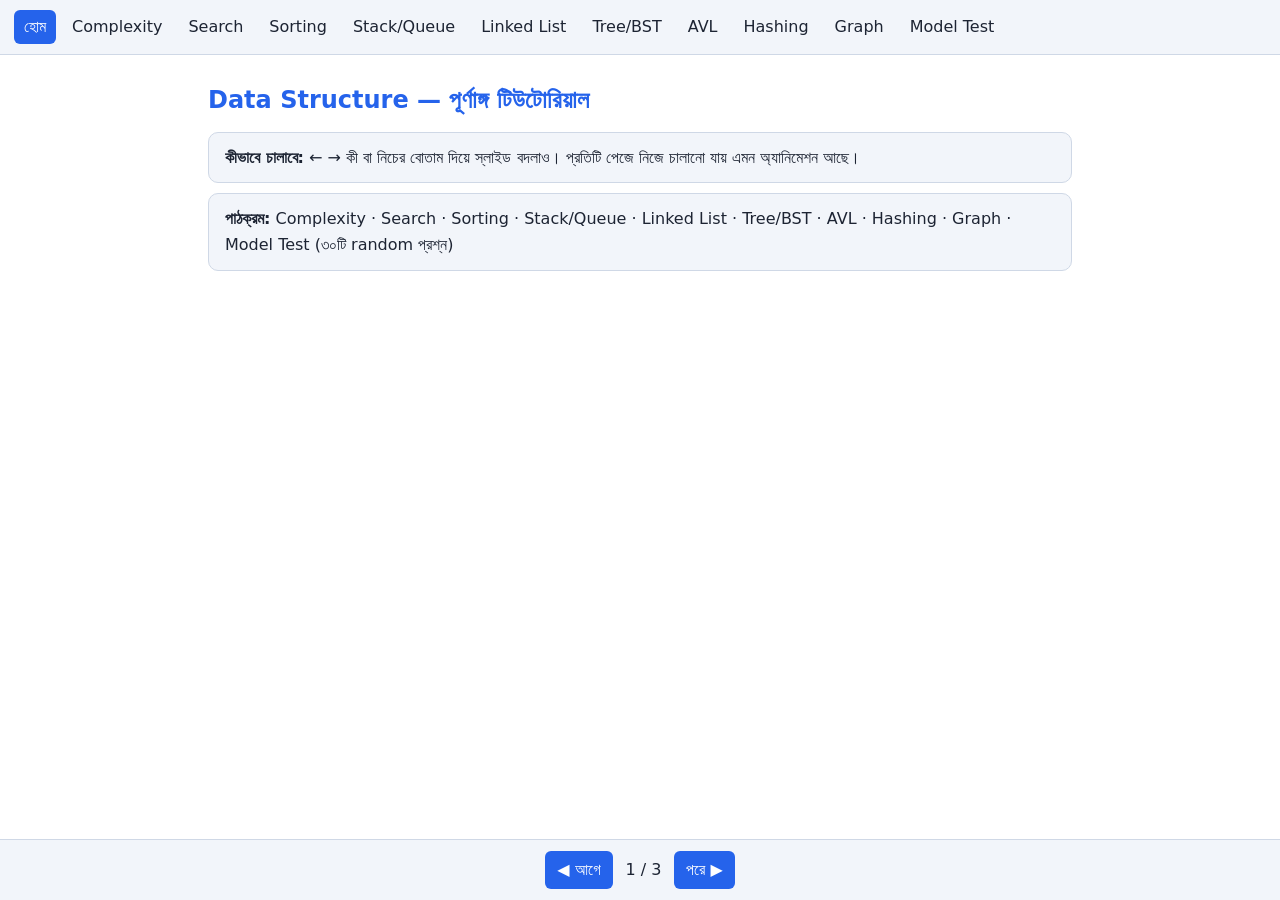
<file: index.html>
<!doctype html><html lang="bn"><head><meta charset="utf-8"><meta name="viewport" content="width=device-width,initial-scale=1"><title>Data Structure Tutorial</title><link rel="stylesheet" href="style.css"></head><body>
<section class="slide"><h1>Data Structure — পূর্ণাঙ্গ টিউটোরিয়াল</h1>
   

<div class="card"><b>কীভাবে চালাবে:</b> ← → কী বা নিচের বোতাম দিয়ে স্লাইড বদলাও। প্রতিটি পেজে নিজে চালানো যায় এমন অ্যানিমেশন আছে।</div>
<div class="card"><b>পাঠক্রম:</b> Complexity · Search · Sorting · Stack/Queue · Linked List · Tree/BST · AVL · Hashing · Graph · Model Test (৩০টি random প্রশ্ন)</div></section>
<section class="slide"><h2>এই সাইট কীভাবে পড়বে</h2><ol><li><b>স্লাইড পড়ো:</b> প্রতি পেজে আগে বাংলা ব্যাখ্যা ও সংজ্ঞা। ← → কী বা নিচের বোতামে স্লাইড বদলাবে।</li><li><b>অ্যানিমেশন নিজে চালাও:</b> প্রতিটি ছবির পাশে “বাংলায় ব্যাখ্যা” কার্ড আছে — বোতাম চেপে ধাপগুলো মিলিয়ে দেখো।</li><li><b>অনুশীলন প্রশ্ন:</b> প্রতি পেজের শেষে সেই বিষয়ের প্রশ্ন; উত্তর বেছে নিলেই ব্যাখ্যা আসবে।</li><li><b>Model Test:</b> সবশেষে ৩০টি random প্রশ্ন, Shuffle করে বারবার দিতে পারবে।</li></ol><div class="card"><b>প্রস্তাবিত ক্রম:</b> Complexity → Search → Sorting → Stack/Queue → Linked List → Tree/BST → AVL → Hashing → Graph → Model Test।</div><div class="card"><b>রঙের অর্থ:</b> হলুদ = এখন তুলনা/ভিজিট হচ্ছে; সবুজ = সম্পন্ন/পাওয়া গেছে; নীল = সক্রিয় সীমা বা সাধারণ অবস্থা; ধূসর = বাদ পড়া অংশ।</div></section><section class="slide"><h2>Data Structure কী?</h2><p>Data সাজিয়ে রাখার ও ব্যবহারের পদ্ধতি। <b>Linear:</b> Array, Stack, Queue, Linked List। <b>Non-linear:</b> Tree, Graph।</p><p>Data Structure ও Algorithm একে অপরের সাথে যুক্ত — সঠিক structure বেছে নিলে algorithm দ্রুত হয়।</p></section>
<script src="app.js"></script></body></html>
</file>
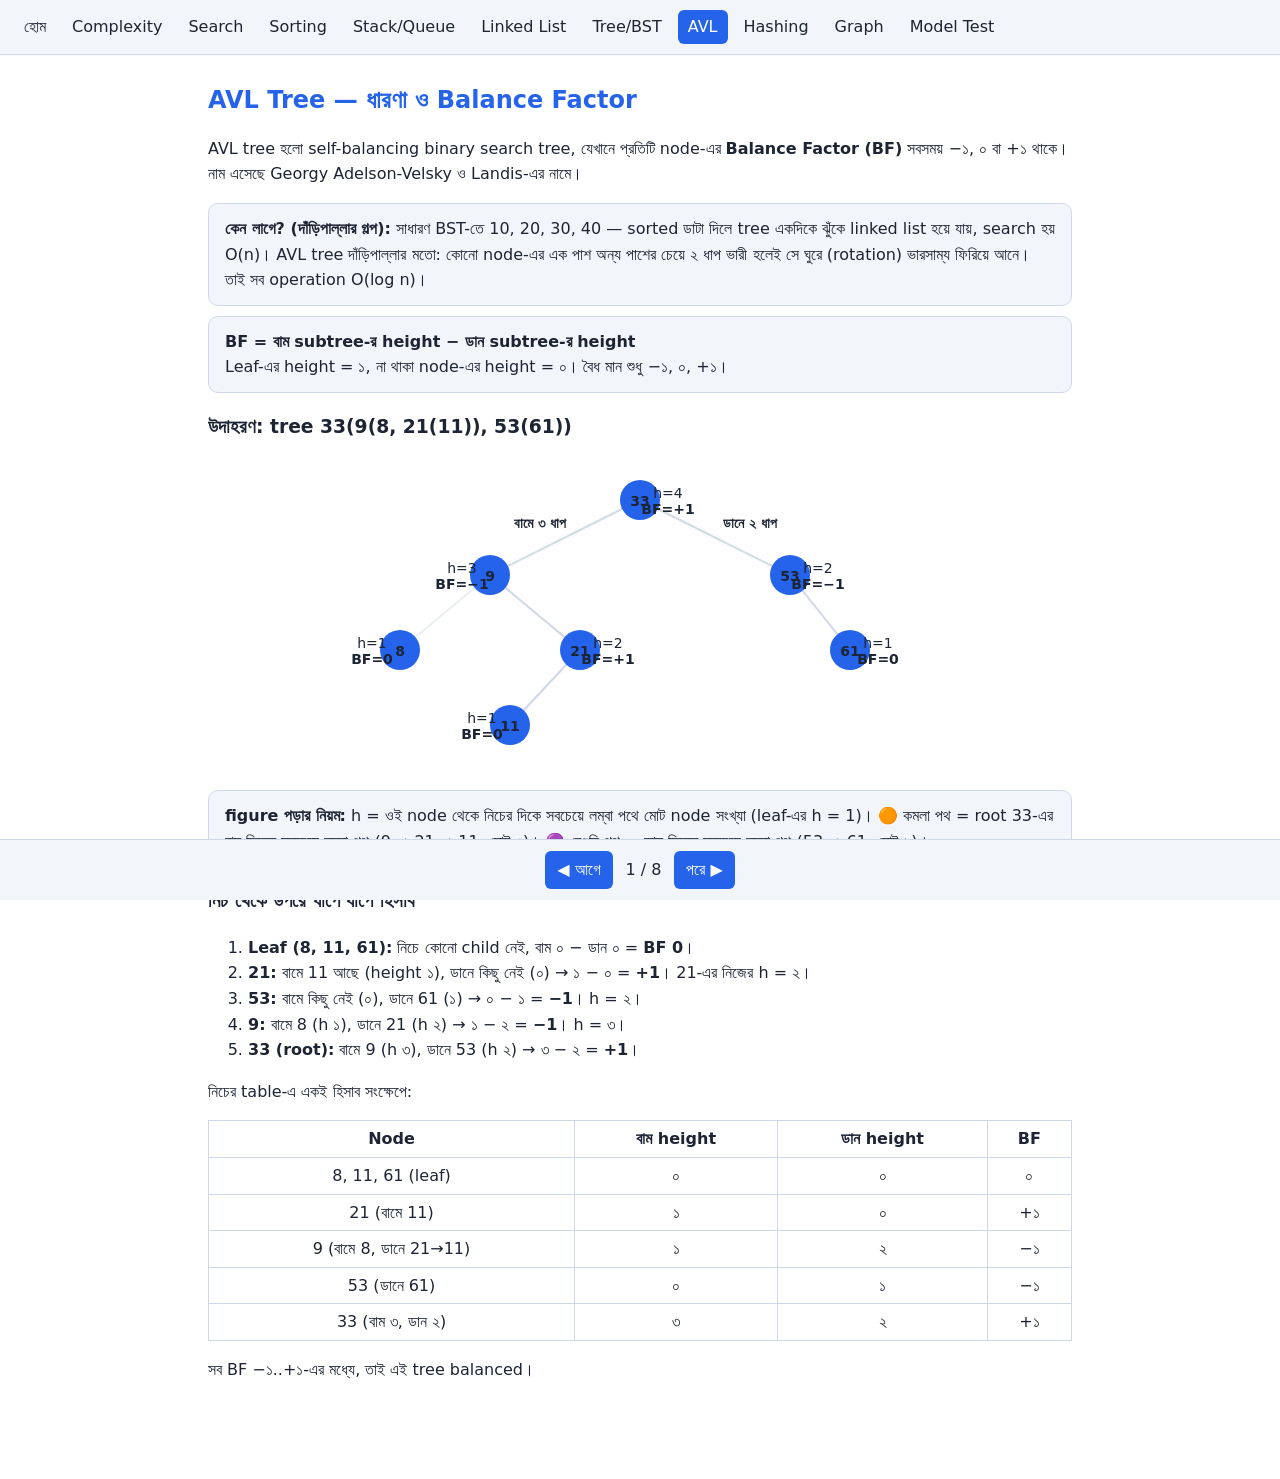
<file: avl.html>
<!doctype html><html lang="bn"><head><meta charset="utf-8"><meta name="viewport" content="width=device-width,initial-scale=1"><title>DS</title><link rel="stylesheet" href="style.css"></head><body>
<section class="slide"><h2>AVL Tree — ধারণা ও Balance Factor</h2>
<p>AVL tree হলো self-balancing binary search tree, যেখানে প্রতিটি node-এর <b>Balance Factor (BF)</b> সবসময় −১, ০ বা +১ থাকে। নাম এসেছে Georgy Adelson-Velsky ও Landis-এর নামে।</p>
<div class="card"><b>কেন লাগে? (দাঁড়িপাল্লার গল্প):</b> সাধারণ BST-তে 10, 20, 30, 40 — sorted ডাটা দিলে tree একদিকে ঝুঁকে linked list হয়ে যায়, search হয় O(n)। AVL tree দাঁড়িপাল্লার মতো: কোনো node-এর এক পাশ অন্য পাশের চেয়ে ২ ধাপ ভারী হলেই সে ঘুরে (rotation) ভারসাম্য ফিরিয়ে আনে। তাই সব operation O(log n)।</div>
<div class="card"><b>BF = বাম subtree-র height − ডান subtree-র height</b><br>Leaf-এর height = ১, না থাকা node-এর height = ০। বৈধ মান শুধু −১, ০, +১।</div>
<h3>উদাহরণ: tree 33(9(8, 21(11)), 53(61))</h3>
<svg viewBox="0 0 700 320" width="100%" style="max-width:700px;display:block;margin:auto" font-family="inherit">
<g stroke="currentColor" stroke-opacity=".45" stroke-width="2"><line x1="350" y1="40" x2="200" y2="115"/><line x1="350" y1="40" x2="500" y2="115"/><line x1="200" y1="115" x2="110" y2="190"/><line x1="200" y1="115" x2="290" y2="190"/><line x1="500" y1="115" x2="560" y2="190"/><line x1="290" y1="190" x2="220" y2="265"/></g>
<g stroke="#d97706" stroke-width="5" stroke-linecap="round" stroke-opacity=".9"><line x1="350" y1="40" x2="200" y2="115"/><line x1="200" y1="115" x2="290" y2="190"/><line x1="290" y1="190" x2="220" y2="265"/></g>
<g stroke="#9333ea" stroke-width="5" stroke-linecap="round" stroke-opacity=".9"><line x1="350" y1="40" x2="500" y2="115"/><line x1="500" y1="115" x2="560" y2="190"/></g>
<g fill="#2563eb"><circle cx="350" cy="40" r="20"/><circle cx="200" cy="115" r="20"/><circle cx="500" cy="115" r="20"/><circle cx="110" cy="190" r="20"/><circle cx="290" cy="190" r="20"/><circle cx="560" cy="190" r="20"/><circle cx="220" cy="265" r="20"/></g>
<g fill="#fff" font-size="16" font-weight="700" text-anchor="middle"><text x="350" y="46">33</text><text x="200" y="121">9</text><text x="500" y="121">53</text><text x="110" y="196">8</text><text x="290" y="196">21</text><text x="560" y="196">61</text><text x="220" y="271">11</text></g>
<g fill="currentColor" font-size="13"><g text-anchor="start"><text x="378" y="38">h=4</text><text x="378" y="54" fill="#16a34a" font-weight="700">BF=+1</text><text x="528" y="113">h=2</text><text x="528" y="129" fill="#16a34a" font-weight="700">BF=−1</text><text x="318" y="188">h=2</text><text x="318" y="204" fill="#16a34a" font-weight="700">BF=+1</text><text x="588" y="188">h=1</text><text x="588" y="204" fill="#16a34a" font-weight="700">BF=0</text></g>
<g text-anchor="end"><text x="172" y="113">h=3</text><text x="172" y="129" fill="#16a34a" font-weight="700">BF=−1</text><text x="82" y="188">h=1</text><text x="82" y="204" fill="#16a34a" font-weight="700">BF=0</text><text x="192" y="263">h=1</text><text x="192" y="279" fill="#16a34a" font-weight="700">BF=0</text></g>
<text x="250" y="68" text-anchor="end" fill="#d97706" font-weight="700">বামে ৩ ধাপ</text><text x="460" y="68" fill="#9333ea" font-weight="700">ডানে ২ ধাপ</text></g></svg>
<div class="card"><b>figure পড়ার নিয়ম:</b> h = ওই node থেকে নিচের দিকে সবচেয়ে লম্বা পথে মোট node সংখ্যা (leaf-এর h = 1)। 🟠 কমলা পথ = root 33-এর বাম দিকের সবচেয়ে লম্বা পথ (9 → 21 → 11, মোট ৩)। 🟣 বেগুনি পথ = ডান দিকের সবচেয়ে লম্বা পথ (53 → 61, মোট ২)।</div>
<h3>নিচ থেকে উপরে ধাপে ধাপে হিসাব</h3>
<ol><li><b>Leaf (8, 11, 61):</b> নিচে কোনো child নেই, বাম ০ − ডান ০ = <b>BF 0</b>।</li>
<li><b>21:</b> বামে 11 আছে (height ১), ডানে কিছু নেই (০) → ১ − ০ = <b>+1</b>। 21-এর নিজের h = ২।</li>
<li><b>53:</b> বামে কিছু নেই (০), ডানে 61 (১) → ০ − ১ = <b>−1</b>। h = ২।</li>
<li><b>9:</b> বামে 8 (h ১), ডানে 21 (h ২) → ১ − ২ = <b>−1</b>। h = ৩।</li>
<li><b>33 (root):</b> বামে 9 (h ৩), ডানে 53 (h ২) → ৩ − ২ = <b>+1</b>।</li></ol>
<p>নিচের table-এ একই হিসাব সংক্ষেপে:</p>
<table><tr><th>Node</th><th>বাম height</th><th>ডান height</th><th>BF</th></tr>
<tr><td>8, 11, 61 (leaf)</td><td>০</td><td>০</td><td>০</td></tr>
<tr><td>21 (বামে 11)</td><td>১</td><td>০</td><td>+১</td></tr>
<tr><td>9 (বামে 8, ডানে 21→11)</td><td>১</td><td>২</td><td>−১</td></tr>
<tr><td>53 (ডানে 61)</td><td>০</td><td>১</td><td>−১</td></tr>
<tr><td>33 (বাম ৩, ডান ২)</td><td>৩</td><td>২</td><td>+১</td></tr></table>
<p>সব BF −১..+১-এর মধ্যে, তাই এই tree balanced।</p></section>

<section class="slide"><h2>Rotation — AVL-এর আসল কৌশল</h2>
<p>Rotation-এ কয়েকটা node-এর জায়গা বদলে tree-র আকার ঠিক করা হয়, কিন্তু BST-এর নিয়ম (বাম &lt; root &lt; ডান) ভাঙে না।</p>
<h3>Left Rotate (ডান দিক ভারী হলে)</h3>
<pre>    x                y
   / \              / \
  α   y     →      x   γ
     / \          / \
    β   γ        α   β</pre>
<ol><li>y = x-এর ডান child। y-এর বাম subtree (β) কে x-এর ডান child বানাও।</li><li>x-এর parent p থাকলে p-এর যে পাশে x ছিল সেখানে y বসাও। p না থাকলে y-ই নতুন root।</li><li>x কে y-এর বাম child বানাও।</li></ol>
<h3>Right Rotate (বাম দিক ভারী হলে)</h3>
<pre>      y            x
     / \          / \
    x   γ   →   α   y
   / \              / \
  α   β            β   γ</pre>
<ol><li>x = y-এর বাম child। x-এর ডান subtree (β) কে y-এর বাম child বানাও।</li><li>y-এর parent-এর জায়গায় x বসাও (parent না থাকলে x নতুন root)।</li><li>y কে x-এর ডান child বানাও।</li></ol>
<div class="card"><b>মনে রাখার কৌশল:</b> যে পাশ ভারী, তার উল্টো দিকে ঘোরাও। ডান ভারী → Left rotate, বাম ভারী → Right rotate।</div></section>

<section class="slide"><h2>চারটি Case — কোনটায় কী করব</h2>
<p>যে node-এর BF ±২ হয়েছে তাকে z বলি। z-এর ভারী পাশের child-এর BF দেখলেই case বোঝা যায়।</p>
<table><tr><th>Case</th><th>চেনার উপায়</th><th>সমাধান</th></tr>
<tr><td><b>LL</b></td><td>z-এর BF = +২, বাম child-এর BF ≥ ০</td><td>z-এ <b>Right rotate</b></td></tr>
<tr><td><b>RR</b></td><td>z-এর BF = −২, ডান child-এর BF ≤ ০</td><td>z-এ <b>Left rotate</b></td></tr>
<tr><td><b>LR</b></td><td>z-এর BF = +২, বাম child-এর BF &lt; ০ (ভিতরের বাঁক)</td><td>আগে বাম child-এ Left rotate, তারপর z-এ Right rotate</td></tr>
<tr><td><b>RL</b></td><td>z-এর BF = −২, ডান child-এর BF &gt; ০</td><td>আগে ডান child-এ Right rotate, তারপর z-এ Left rotate</td></tr></table>
<div class="card">Insert-এ নতুন node-এর পথ দেখেও case বোঝা যায় (বামে-বামে = LL, বামে-ডানে = LR…)। Delete-এ child-এর BF দেখেই ঠিক করতে হয়; child-এর BF = ০ হলে single rotation (LL বা RR)।</div>
<div class="card"><b>পরীক্ষার ৫ ধাপ:</b> ১) BST-এর মতো insert/delete ২) নিচ থেকে উপরে BF হিসাব ৩) সবচেয়ে নিচের ±২ node z খোঁজো ৪) z-এর ভারী child-এর BF দেখে case ঠিক করো ৫) rotation করে আবার BF যাচাই।</div></section>

<section class="slide"><h2>Insert — ধাপে ধাপে</h2>
<ol><li>BST-এর নিয়মে নামো: newKey &lt; current হলে বামে, বড় হলে ডানে, খালি জায়গা না পাওয়া পর্যন্ত।</li><li>সেখানে নতুন node বসাও (leaf, BF = ০)।</li><li>নিচ থেকে root পর্যন্ত সব node-এর height ও BF নতুন করে হিসাব করো।</li><li>প্রথম যে node-এর BF ±২ হয় সেটাই z; case অনুযায়ী rotation করো।</li><li>Insert-এ একটা rotation (বা double rotation) করলেই পুরো tree ঠিক হয়।</li></ol>
<div class="card"><b>উদাহরণ:</b> tree = 33(13(11(8), 21), 53(61)), insert করব <b>9</b>।<br>9 &lt; 33 → বামে; 9 &lt; 13 → বামে; 9 &lt; 11 → বামে; 9 &gt; 8 → 8-এর ডানে বসে। এখন 11-এর BF = +২, বাম child 8-এর BF = −১ (&lt; ০) → <b>LR case</b>। 8-এ Left rotate (9 উপরে আসে), তারপর 11-এ Right rotate। ফলে 9 হয় subtree-র root, বামে 8, ডানে 11।<br>👉 পরের স্লাইডে ▶ বাটনে অ্যানিমেশন দেখো।</div></section>

<section class="slide"><h2>Delete — ধাপে ধাপে</h2>
<ol><li>BST-এর মতো যে node মুছবে তাকে খুঁজে বের করো।</li><li>(ক) leaf হলে সরাসরি মোছো। (খ) এক child থাকলে child-কে তার জায়গায় বসাও। (গ) দুই child থাকলে ডান subtree-র সবচেয়ে ছোট মান (inorder successor) এখানে কপি করে successor node মুছো।</li><li>নিচ থেকে root পর্যন্ত BF নতুন করে হিসাব করো।</li><li>যেখানে BF ±২, সেখানে case অনুযায়ী rotation করো। Delete-এ একাধিক node-এ rotation লাগতে পারে।</li></ol>
<div class="card"><b>উদাহরণ:</b> tree = 33(13(9(8,11), 21), 53(61)), delete করব <b>13</b> (দুই child)।<br>Successor = ডান subtree-র সবচেয়ে ছোট = 21। 13-এর জায়গায় 21 বসে, পুরোনো 21 মুছে যায়। এখন নতুন 21-এর বাম height ২, ডান ০ → BF = +২; বাম child 9-এর BF = ০ (≥ ০) → <b>LL case</b> → Right rotate। শেষে 9 root, বামে 8, ডানে 21 (তার বামে 11)।</div></section>

<section class="slide"><h2>AVL (ইন্টারেক্টিভ অ্যানিমেশন)</h2>
<div class="card"><b>রঙ:</b> 🟠 খোঁজার পথ, 🟢 নতুন বা successor node, 🔴 unbalanced node (z)। প্রতিটি node-এর উপরে BF লেখা। নিচের লেখায় কী হচ্ছে বলা থাকবে।</div>
<p><button onclick="AV.run(AV.pIns)">▶ Insert উদাহরণ (9)</button><button onclick="AV.run(AV.pDel)">▶ Delete উদাহরণ (13)</button><button onclick="AV.run(()=>AV.seq([10,20,30]))">RR</button><button onclick="AV.run(()=>AV.seq([30,20,10]))">LL</button><button onclick="AV.run(()=>AV.seq([30,10,20]))">LR</button><button onclick="AV.run(()=>AV.seq([10,30,20]))">RL</button><button onclick="AV.run(()=>AV.seq([50,30,70,20,40,60,80,10,5,3]))">বড় demo</button></p>
<input id="k" type="number" value="10" style="width:80px"><button onclick="AV.run(()=>AV.insert(+document.getElementById('k').value))">Insert</button><button onclick="AV.run(()=>AV.del(+document.getElementById('k').value))">Delete</button><button onclick="AV.stop()">⏸ Stop</button><button onclick="AV.play()">▶ Play</button><button onclick="AV.reset()">🔄 Reset</button>
<svg id="sv" viewBox="0 0 700 360" width="100%"></svg><p id="m"></p></section>

<section class="slide"><h2>Complexity ও ব্যবহার</h2>
<table><tr><th>Insertion</th><th>Deletion</th><th>Search</th></tr><tr><td>O(log n)</td><td>O(log n)</td><td>O(log n)</td></tr></table>
<div class="card"><b>ব্যবহার:</b> ডাটাবেসে বড় record-এর indexing এবং বড় ডাটাবেসে দ্রুত searching।</div></section>

<section class="slide"><h2>অনুশীলন প্রশ্ন</h2><div id="qz"></div></section><script src="bank.js"></script><script src="app.js"></script><script>quiz('tr','#qz');
window.AV=(()=>{const g=id=>document.getElementById(id),STOP={};
let tok=0,pending=null,paused=false,waiters=[];
const gate=()=>paused?new Promise((res,rej)=>waiters.push({res,rej})):Promise.resolve();
async function sleep(ms){const t=tok;for(let l=ms;l>0;l-=40){await gate();await new Promise(r=>setTimeout(r,40));if(t!==tok)throw STOP}}
let R=null,ID=0,busy=false,hl={},pos={};
const mk=v=>({v,h:1,l:null,r:null,id:++ID}),N=(v,l,r)=>{const n=mk(v);n.l=l||null;n.r=r||null;return n};
const H=n=>n?n.h:0,BF=n=>H(n.l)-H(n.r),upd=n=>{n.h=1+Math.max(H(n.l),H(n.r))};
function rec(n){if(n){rec(n.l);rec(n.r);upd(n)}}
function rotR(y){const x=y.l;y.l=x.r;x.r=y;upd(y);upd(x);return x}
function rotL(x){const y=x.r;x.r=y.l;y.l=x;upd(x);upd(y);return y}
function fix(n,t,f){if(n===t)return f(n);if(t.v<n.v)n.l=fix(n.l,t,f);else n.r=fix(n.r,t,f);return n}
function un(n){if(!n)return null;const c=un(n.l)||un(n.r);return c||(Math.abs(BF(n))>1?n:null)}
function all(n,a=[]){if(n){all(n.l,a);a.push(n);all(n.r,a)}return a}
const msg=t=>{g('m').innerHTML=t},COL={path:'#d97706',new:'#16a34a',bad:'#dc2626','':'#2563eb'};
function paint(a,c){let s='';a.forEach(n=>[n.l,n.r].forEach(ch=>{if(ch)s+='<line x1="'+c[n.id].x+'" y1="'+c[n.id].y+'" x2="'+c[ch.id].x+'" y2="'+c[ch.id].y+'" stroke="currentColor" stroke-opacity=".5" stroke-width="2"/>'}));
a.forEach(n=>{const p=c[n.id];s+='<g><circle cx="'+p.x+'" cy="'+p.y+'" r="20" fill="'+COL[hl[n.id]||'']+'"/><text x="'+p.x+'" y="'+(p.y+6)+'" fill="#fff" font-size="16" font-weight="700" text-anchor="middle">'+n.v+'</text><text x="'+(p.x+4)+'" y="'+(p.y-26)+'" fill="currentColor" font-size="12" text-anchor="middle">BF '+BF(n)+'</text></g>'});g('sv').innerHTML=s}
async function draw(an=true){let i=0;const a=all(R);(function f(n,d){if(!n)return;f(n.l,d+1);n.X=i++;n.Y=d;f(n.r,d+1)})(R,0);
const c=a.length,st=Math.min(72,620/Math.max(c-1,1)),o=(700-st*(c-1))/2,tg={},f0={};
a.forEach(n=>{tg[n.id]={x:o+n.X*st,y:50+n.Y*62}});a.forEach(n=>{f0[n.id]=pos[n.id]||{x:tg[n.id].x,y:5}});
const T=an?600:0;let el=0,last=performance.now();
const tk=tok;await new Promise((res,rej)=>{(function fr(t){if(tk!==tok){rej(STOP);return}if(paused&&T){gate().then(()=>{last=performance.now();requestAnimationFrame(fr)},()=>rej(STOP));return}el+=t-last;last=t;const k=T?Math.min(1,el/T):1,e=k<.5?2*k*k:1-Math.pow(-2*k+2,2)/2,cur={};
a.forEach(n=>{const f=f0[n.id],q=tg[n.id];cur[n.id]={x:f.x+(q.x-f.x)*e,y:f.y+(q.y-f.y)*e}});paint(a,cur);
if(k<1)requestAnimationFrame(fr);else{pos=cur;res()}})(performance.now())})}
async function rebalance(){let t;while((t=un(R))){hl={};hl[t.id]='bad';const b=BF(t),cs=b>1?(BF(t.l)<0?'LR':'LL'):(BF(t.r)>0?'RL':'RR');
msg('⚠ <b>'+t.v+'</b>-এর BF = '+b+' (±১-এর বাইরে) → <b>'+cs+' case</b>');await draw(false);await sleep(1500);
if(cs=='LR'){msg('LR: আগে '+t.l.v+'-এ Left rotate');R=fix(R,t.l,rotL);rec(R);await draw();await sleep(1000)}
if(cs=='RL'){msg('RL: আগে '+t.r.v+'-এ Right rotate');R=fix(R,t.r,rotR);rec(R);await draw();await sleep(1000)}
if(b>1){msg(t.v+'-এ Right rotate');R=fix(R,t,rotR)}else{msg(t.v+'-এ Left rotate');R=fix(R,t,rotL)}
rec(R);await draw();await sleep(1000)}}
async function insert(v){hl={};if(!R){R=mk(v);hl[R.id]='new';msg(v+' প্রথম node, তাই root');await draw();await sleep(600);hl={};await draw(false);return}
let n=R,p;while(n){if(v===n.v){msg(v+' আগে থেকেই আছে');return}
hl[n.id]='path';msg(v+(v<n.v?' &lt; ':' &gt; ')+n.v+' → '+(v<n.v?'বামে':'ডানে')+' যাও');await draw(false);await sleep(800);p=n;n=v<n.v?n.l:n.r}
const nn=mk(v);if(v<p.v)p.l=nn;else p.r=nn;hl={};hl[nn.id]='new';rec(R);msg(v+' leaf হিসেবে বসল। এবার BF হিসাব');await draw();await sleep(1200);
await rebalance();hl={};await draw(false);msg('✅ '+v+' insert শেষ, tree balanced')}
async function del(v){hl={};let n=R;while(n&&n.v!==v){hl[n.id]='path';msg(v+(v<n.v?' &lt; ':' &gt; ')+n.v+' → '+(v<n.v?'বামে':'ডানে'));await draw(false);await sleep(800);n=v<n.v?n.l:n.r}
if(!n){msg(v+' tree-তে নেই');return}
hl={};hl[n.id]='bad';
if(n.l&&n.r){let s=n.r;while(s.l)s=s.l;msg('দুই child আছে → inorder successor <b>'+s.v+'</b> (ডানের সবচেয়ে ছোট) দিয়ে বদলাব');hl[s.id]='new';await draw(false);await sleep(1600);R=fix(R,s,x=>x.r);n.v=s.v}
else{msg(v+' মোছা হচ্ছে');await draw(false);await sleep(1000);R=fix(R,n,x=>x.l||x.r)}
hl={};rec(R);await draw();await sleep(1000);await rebalance();hl={};await draw(false);msg('✅ delete শেষ, tree balanced')}
function silent(){let t;while((t=un(R))){const b=BF(t);if(b>1){if(BF(t.l)<0)R=fix(R,t.l,rotL);R=fix(R,t,rotR)}else{if(BF(t.r)>0)R=fix(R,t.r,rotR);R=fix(R,t,rotL)}rec(R)}}
function finish(){const p=pending;pending=null;hl={};if(p=='reset'){R=null;pos={};draw(false);msg('🔄 Reset হয়েছে, tree এখন খালি')}else if(p=='stop'){silent();draw(false);msg('⏹ থামানো হয়েছে (tree balanced অবস্থায় রাখা হয়েছে)')}}
async function run(f){if(busy)return;busy=true;try{await f()}catch(e){if(e!==STOP)throw e;finish()}finally{busy=false;if(paused){paused=false;unmark()}}}
function release(err){const w=waiters;waiters=[];w.forEach(x=>err?x.rej(STOP):x.res())}
function unmark(){const z=g('pz');if(z)z.remove()}
function stop(){if(busy&&!paused){paused=true;g('m').insertAdjacentHTML('beforeend','<span id="pz" style="color:#d97706"> ⏸ থামানো আছে, ▶ Play চাপলে এখান থেকে চলবে</span>')}}
function play(){if(paused){paused=false;unmark();release(false)}}
function reset(){pending='reset';tok++;paused=false;release(true);if(!busy)finish()}
async function seq(a){R=null;pos={};for(const v of a){await insert(v);await sleep(600)}}
async function pIns(){R=N(33,N(13,N(11,N(8)),N(21)),N(53,null,N(61)));pos={};hl={};rec(R);await draw(false);msg('শুরুর tree। এবার 9 insert করব');await sleep(1800);await insert(9)}
async function pDel(){R=N(33,N(13,N(9,N(8),N(11)),N(21)),N(53,null,N(61)));pos={};hl={};rec(R);await draw(false);msg('শুরুর tree। এবার 13 delete করব');await sleep(1800);await del(13)}
draw(false);return{run,insert,del,reset,stop,play,seq,pIns,pDel}})();
</script></body></html>
</file>
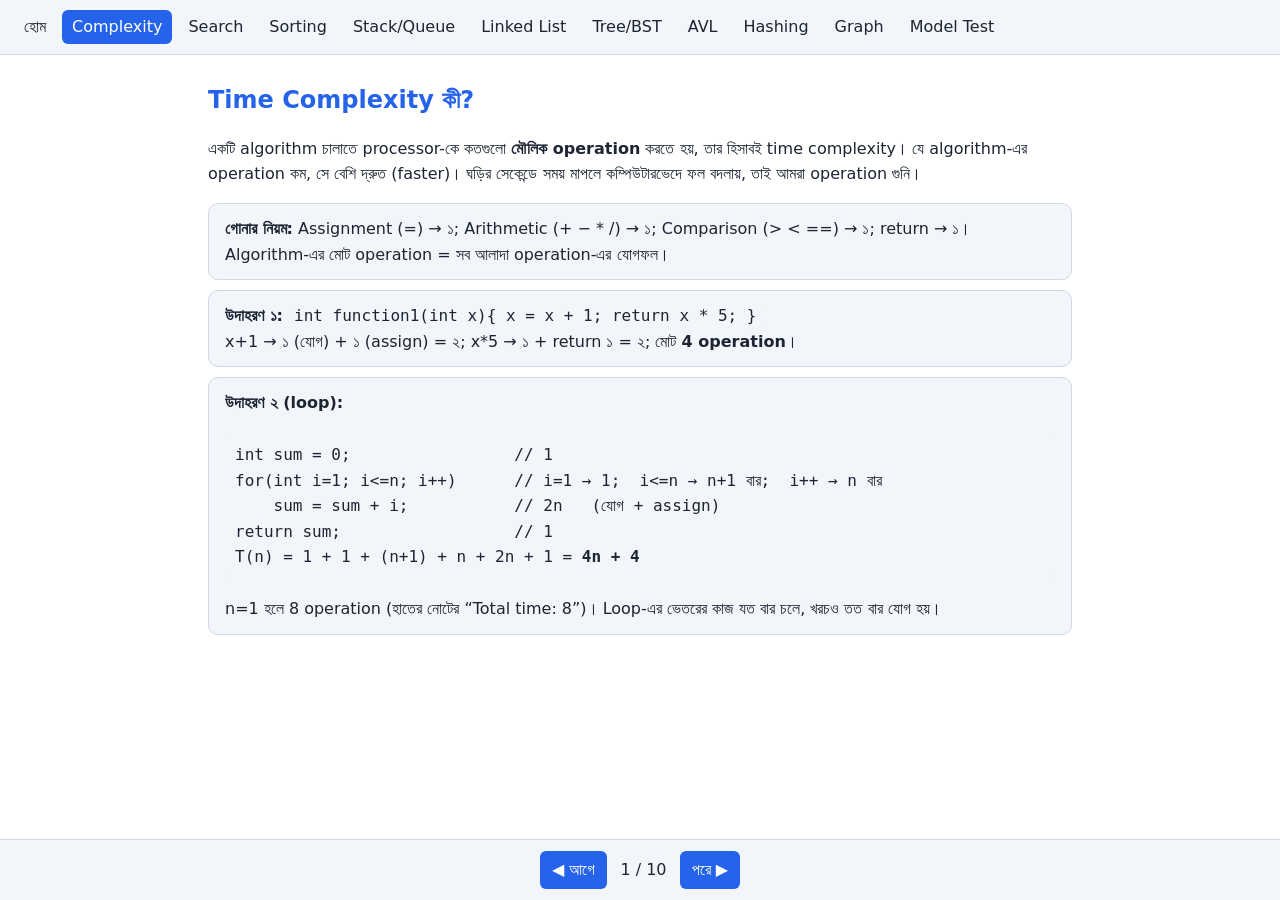
<file: complexity.html>
<!doctype html><html lang="bn"><head><meta charset="utf-8"><meta name="viewport" content="width=device-width,initial-scale=1"><title>Complexity</title><link rel="stylesheet" href="style.css"></head><body>
<section class="slide"><h2>Time Complexity কী?</h2>
<p>একটি algorithm চালাতে processor-কে কতগুলো <b>মৌলিক operation</b> করতে হয়, তার হিসাবই time complexity। যে algorithm-এর operation কম, সে বেশি দ্রুত (faster)। ঘড়ির সেকেন্ডে সময় মাপলে কম্পিউটারভেদে ফল বদলায়, তাই আমরা operation গুনি।</p>
<div class="card"><b>গোনার নিয়ম:</b> Assignment (=) → ১; Arithmetic (+ − * /) → ১; Comparison (&gt; &lt; ==) → ১; return → ১। Algorithm-এর মোট operation = সব আলাদা operation-এর যোগফল।</div>
<div class="card"><b>উদাহরণ ১:</b> <code>int function1(int x){ x = x + 1; return x * 5; }</code><br>x+1 → ১ (যোগ) + ১ (assign) = ২; x*5 → ১ + return ১ = ২; মোট <b>4 operation</b>।</div>
<div class="card"><b>উদাহরণ ২ (loop):</b> <pre>int sum = 0;                 // 1
for(int i=1; i&lt;=n; i++)      // i=1 → 1;  i&lt;=n → n+1 বার;  i++ → n বার
    sum = sum + i;           // 2n   (যোগ + assign)
return sum;                  // 1
T(n) = 1 + 1 + (n+1) + n + 2n + 1 = <b>4n + 4</b></pre>n=1 হলে 8 operation (হাতের নোটের “Total time: 8”)। Loop-এর ভেতরের কাজ যত বার চলে, খরচও তত বার যোগ হয়।</div></section>

<section class="slide"><h2>তুলনা: Linear search কত operation খায়?</h2>
<pre>int linearsearch(int A[], int n, int value){
  for(i=0; i&lt;n; i++)          // 1 + (n+1) + n
     if(A[i]==value)          // n বার তুলনা
         return i;            // সফল হলে
  return -1; }                // 1</pre>
<p>সবচেয়ে খারাপ ক্ষেত্রে (value নেই বা শেষে): <b>T(n) = 1 + (n+1) + n + n + 1 = 3n + 3</b>। অর্থাৎ n=10 হলে <b>33 operation</b>, n=100 হলে 303, n বাড়লে operation ও সমানুপাতে বাড়ে।</p>
<div class="card"><b>Input size-এর ওপর নির্ভর করে না এমন:</b> <code>int fun(int a,int b){ x=a*b; return x; }</code> → T(n) = 2 + 1 = 3 সবসময় (constant)। Input যত বড়ই হোক সময় একই।</div>
<div class="card"><b>Best/Worst case:</b> একই algorithm-এ input-এর ধরনভেদে সময় আলাদা হয়। যদি time complexity সবচেয়ে বেশি হতে পারে এমন input ধরি, সেটিই <b>Worst case time complexity</b>। সাধারণত worst case-ই বিশ্লেষণ করা হয়, কারণ এটি “এর বেশি সময় কখনোই লাগবে না” এই নিশ্চয়তা দেয়।</div></section>

<section class="slide"><h2>Time Complexity দিয়ে algorithm তুলনা</h2>
<p>ধরা যাক দুটি algorithm: <b>T₁(n) = n²</b> এবং <b>T₂(n) = 215·n</b>। ছোট n-এ T₁ কম, কিন্তু n বাড়লে T₁ অনেক দ্রুত বাড়ে।</p>
<div id="cmp"></div>
<div class="card">n = 215 পর্যন্ত n² ≤ 215n; n=215-এ দুটি সমান (46225); তার পর থেকে n² সবসময় বেশি। <b>সিদ্ধান্ত:</b> input বড় হলে T₂ (linear) জেতে — তাই আমরা “n বড় হলে কে কেমন” তা দেখি। এই বড় n-এর আচরণই <b>asymptotic</b> বিশ্লেষণ।</div></section>

<section class="slide"><h2>শুধু সবচেয়ে বড় term রাখি</h2>
<p>T₁(n) = 67n² + 58n + 35, ধরা যাক n = 10⁷। তখন 67n² ≈ 67×10¹⁴ আর 58n ≈ 58×10⁷; দ্বিতীয় অংশ প্রথমটির তুলনায় এত ছোট যে ধরার দরকার নেই। তাই <b>T₁(n) = O(n²)</b> (শুধু বড় term, constant বাদ)। একইভাবে T₂(n) = 55n² + 10√n + 3 = O(n²)।</p>
<div class="card">নিচের সবগুলো <b>O(n²)</b>: 7n²+2n+37, n²+√n, 75n²। নিচের সবগুলো <b>O(n)</b>: 6n+39, 6n+log n+39, 85n।</div>
<div class="card"><b>বৃদ্ধির ক্রম (ছোট→বড়):</b> 1 &lt; log n &lt; √n &lt; n &lt; n log n &lt; n² &lt; 2ⁿ &lt; n!</div>
<table><tr><th>Notation</th><th>নাম</th><th>উদাহরণ ফাংশন</th></tr><tr><td>O(1)</td><td>Constant</td><td>f(n)=2, 5, 5000</td></tr><tr><td>O(log n)</td><td>Logarithmic</td><td>i*=2 loop</td></tr><tr><td>O(n)</td><td>Linear</td><td>2n+3, 5000n+700, n/3000+6</td></tr><tr><td>O(n²)</td><td>Quadratic</td><td>দুই nested loop</td></tr><tr><td>O(n³)</td><td>Cubic</td><td>তিন nested loop</td></tr><tr><td>O(2ⁿ), O(3ⁿ)</td><td>Exponential</td><td>সব subset</td></tr></table></section>

<section class="slide"><h2>Big-O অ্যারিথমেটিক ও loop বিশ্লেষণ</h2>
<div class="card"><b>যোগ নিয়ম:</b> O(f(n)) + O(g(n)) = O(সবচেয়ে বড়টি)। <b>গুণ নিয়ম:</b> O(f(n)) × O(g(n)) = O(f(n)·g(n))।</div>
<pre>int n = 5;                       // O(1)
int sum = 0;                     // O(1)
for(int i=1; i&lt;=n; i++) sum += i;    // O(n)
for(i=1; i&lt;=n; i++)              // O(n)
   for(j=1; j&lt;=n; j++) ;          // × O(n)  ⇒ O(n²)
মোট = O(1)+O(1)+O(n)+O(n²) = <b>O(n²)</b>

for(int i=1; i&lt;=n; i++)          // O(n)
   for(j=1; j&lt;=n; j=j*2) ;       // × O(log n)  ⇒ <b>O(n log n)</b></pre>
<table><tr><th>Loop ধরন</th><th>Complexity</th><th>কেন</th></tr><tr><td>Constant বার চলে (i≤c)</td><td>O(1)</td><td>swap() ফাংশনও O(1)</td></tr><tr><td>i += c বা i −= c</td><td>O(n)</td><td>n/c বার</td></tr><tr><td>i *= c বা i /= c</td><td>O(log n)</td><td>প্রতিবার c-গুণ/ভাগ</td></tr><tr><td>Nested loop</td><td>O(nᶜ)</td><td>ভেতরের statement-এর মোট বার</td></tr></table></section>

<section class="slide"><h2>Worst, Average ও Best case</h2>
<p><b>Worst case:</b> সবচেয়ে বেশি সময় (upper bound)। Linear search-এ element শেষে বা নেই ⇒ n তুলনা ⇒ Θ(n)।<br><b>Best case:</b> সবচেয়ে কম সময় (lower bound)। element প্রথম ঘরে ⇒ ১ তুলনা ⇒ Θ(1)।<br><b>Average case:</b> সম্ভাব্য সব ইনপুটের সময়ের গড়। Element i-তম ঘরে থাকলে i তুলনা:</p>
<div class="card">গড় = (1+2+…+n)/n = [n(n+1)/2]/n = (n+1)/2 ⇒ <b>Θ(n)</b></div>
<div class="card">বাস্তবে প্রায় সবসময় worst case বিশ্লেষণ করা হয় (নিশ্চয়তা দেয়)। Average case কঠিন — সব ইনপুটের বণ্টন জানতে হয়। Best case-এর মূল্য কম, কারণ worst case-এ algorithm অনেক খারাপ চলতে পারে।</div></section>

<section class="slide"><h2>Asymptotic Notation: O, Ω, Θ</h2>
<div class="card"><b>Big-O (upper bound):</b> f(n) = O(g(n)) যদি ধনাত্মক c ও n₀ থাকে যাতে <b>0 ≤ f(n) ≤ c·g(n)</b> সব n ≥ n₀-এর জন্য।</div>
<div class="card"><b>Big-Ω (lower bound):</b> f(n) = Ω(g(n)) যদি <b>0 ≤ c·g(n) ≤ f(n)</b> সব n ≥ n₀।</div>
<div class="card"><b>Θ (tight bound):</b> f(n) = Θ(g(n)) যদি c₁·g(n) ≤ f(n) ≤ c₂·g(n), অর্থাৎ O ও Ω দুটিই সত্য।</div>
<div class="card"><b>উদাহরণ (Big-O):</b> f(n) = 4n³+10n²+5n+8, g(n) = n³। n ≥ 1-এর জন্য f(n) ≤ (4+10+5+8)n³ = 27n³ ⇒ c=27, n₀=1 দিয়ে প্রমাণিত, f(n) = O(n³)। (বইয়ে c=5, n≥4 লেখা আছে — এটি ঠিক নয়: n=4-এ f=444 > 5×64=320। c=5-এর জন্য n₀=11 লাগে।)</div>
<div class="card"><b>উদাহরণ (Big-Ω):</b> f(n)=3n+2, g(n)=n। c=3 নিলে 3n ≤ 3n+2 সব n-এ সত্য ⇒ f(n) = Ω(n)। আবার 3n+2 ≤ 4n (n≥2) ⇒ O(n) ⇒ <b>Θ(n)</b>।</div></section>

<section class="slide"><h2>প্রশ্ন: কোন loop সবচেয়ে efficient?</h2>
<p>চারটি function; সবগুলোতে একটি for loop ও ভেতরে একই কাজ। n ধনাত্মক input size।</p>
<table><tr><th>Loop</th><th>কত বার চলে</th><th>Complexity</th></tr><tr><td>A: for(i=0;i&lt;n;i++)</td><td>n বার</td><td>O(n)</td></tr><tr><td>B: for(i=0;i&lt;n;i+=2)</td><td>n/2 বার (constant বাদ)</td><td>O(n)</td></tr><tr><td>C: for(i=1;i&lt;n;i*=2)</td><td>i = 1,2,4,…,2ᵏ; 2ᵏ=n ⇒ k = log₂n</td><td><b>O(log n)</b></td></tr><tr><td>D: for(i=n;i&gt;−1;i/=2)</td><td>i কখনো −1-এর নিচে যায় না (শেষে 0/2=0), condition সবসময় সত্য ⇒ থামে না</td><td>অসীম</td></tr></table>
<div class="card"><b>উত্তর: C।</b> log n &lt; n/2 ≈ n তাই C সবচেয়ে দ্রুত; D তো শেষই হয় না।</div></section>

<section class="slide"><h2>ইন্টারেক্টিভ ল্যাব</h2>
<div class="card"><b>কীভাবে চালাবে:</b> n-এর slider সরাও এবং loop বেছে নাও — loop আসলে কত বার চলে ও কোন complexity-র সাথে মেলে তা সাথে সাথে দেখাবে। নিচের টেবিলে ফাংশনগুলোর মানও বদলাবে।</div>
n = <input id="n" type="range" min="1" max="64" value="16"> <b id="nv"></b>
<select id="lp" onchange="lab()"><option value="0">for(i=0;i&lt;n;i++)</option><option value="1">for(i=0;i&lt;n;i+=2)</option><option value="2">for(i=1;i&lt;n;i*=2)</option><option value="3">for(i=n;i&gt;0;i/=2)</option><option value="4">nested n × n</option><option value="5">nested n × log n</option></select>
<p id="res"></p><table id="t"></table></section>
<section class="slide"><h2>অনুশীলন প্রশ্ন</h2><div id="qz"></div></section>
<script src="bank.js"></script><script src="fig.js"></script><script src="app.js"></script><script>
quiz('cx','#qz');
$('#cmp').innerHTML=tb(['n','T₁ = n²','T₂ = 215n','ছোট কে?'],[1,2,10,100,215,216,1000].map(n=>[n,n*n,215*n,n*n<215*n?'T₁':n*n==215*n?'সমান':'T₂']));
function cnt(k,n){let c=0,i;if(k==0)for(i=0;i<n;i++)c++;if(k==1)for(i=0;i<n;i+=2)c++;if(k==2)for(i=1;i<n;i*=2)c++;if(k==3)for(i=n;i>0;i=Math.floor(i/2))c++;if(k==4)c=n*n;if(k==5)c=n*cnt(2,n);return c}
const NM=['O(n)','O(n)','O(log n)','O(log n)','O(n²)','O(n log n)'];
function lab(){const n=+$('#n').value,k=+$('#lp').value;$('#nv').textContent=n;$('#res').innerHTML='ভেতরের statement চলবে <b>'+cnt(k,n)+'</b> বার ⇒ '+NM[k];
$('#t').innerHTML=tb(['ফাংশন','মান'],[['1',1],['log n',Math.round(Math.log2(n)*100)/100],['n',n],['n log n',Math.round(n*Math.log2(n))],['n²',n*n],['2ⁿ',n>50?'বিশাল':2**n]])}
$('#n').oninput=lab;lab();</script></body></html>
</file>
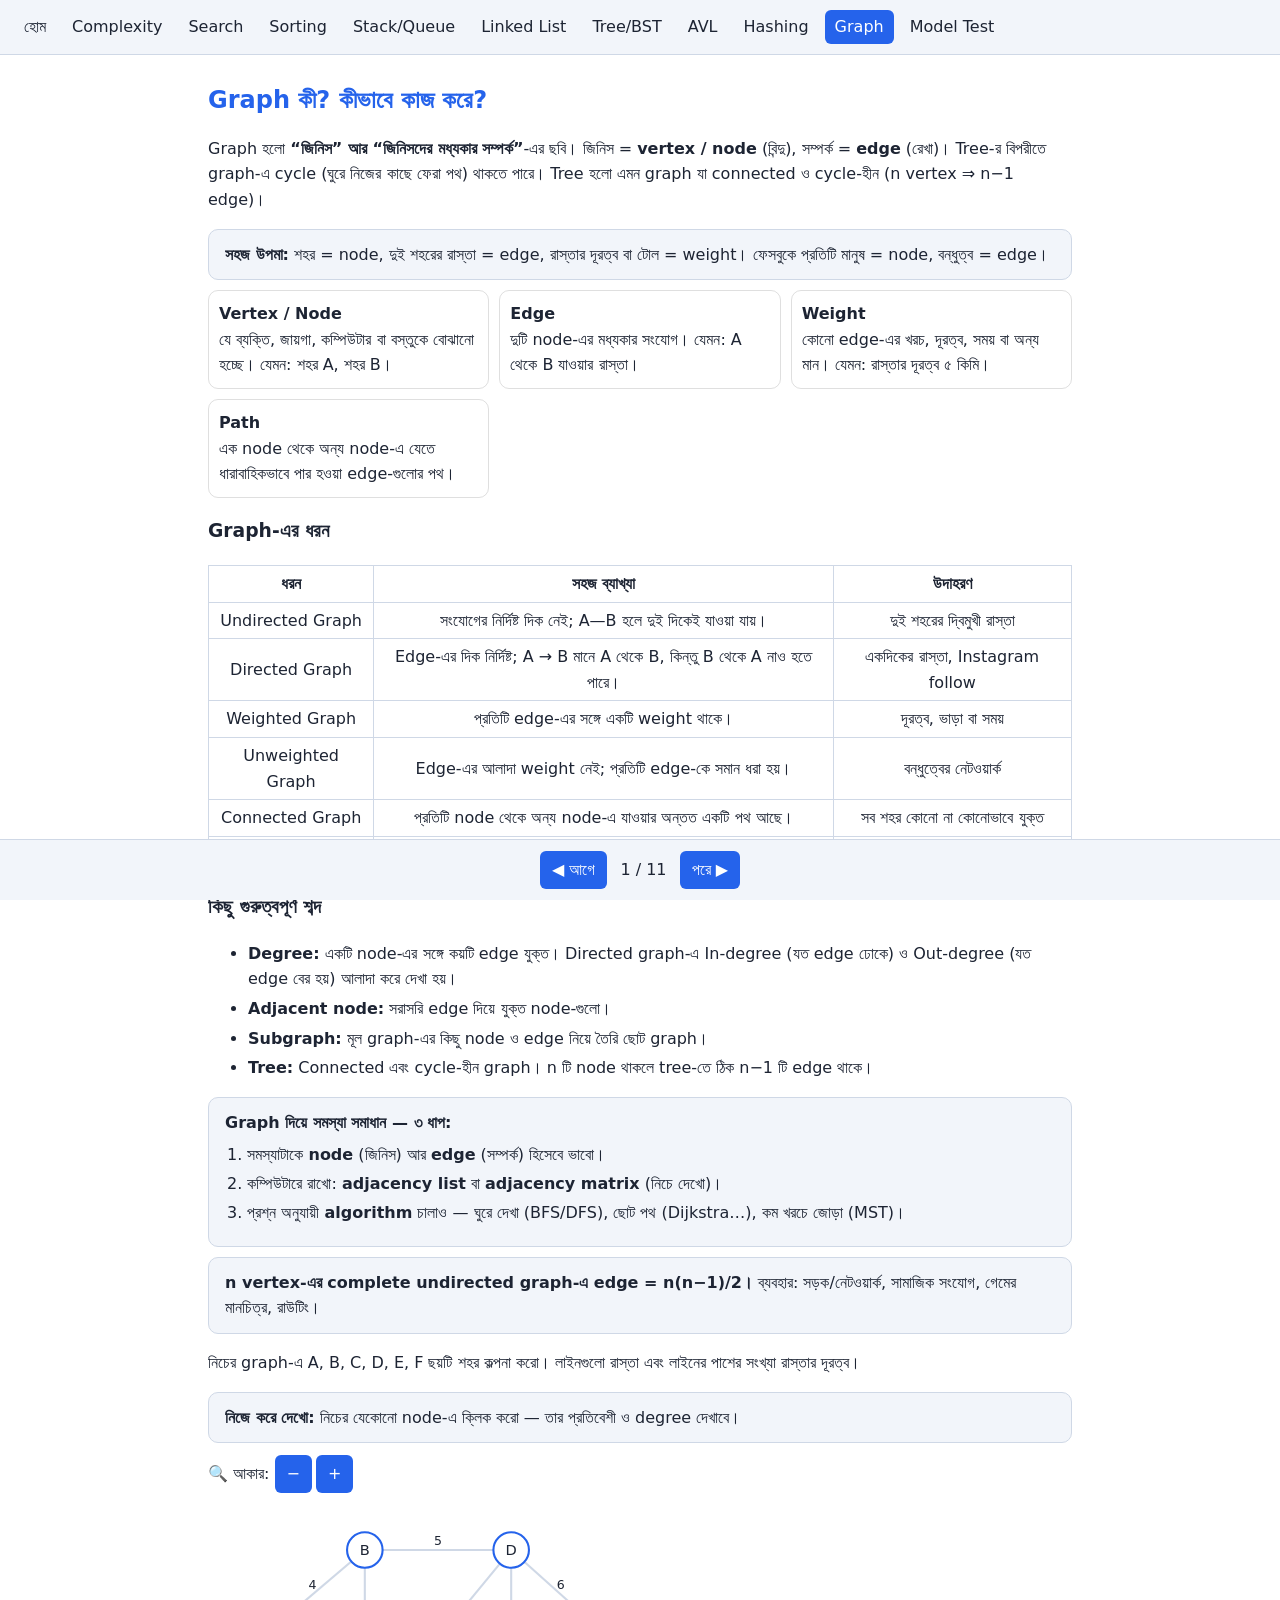
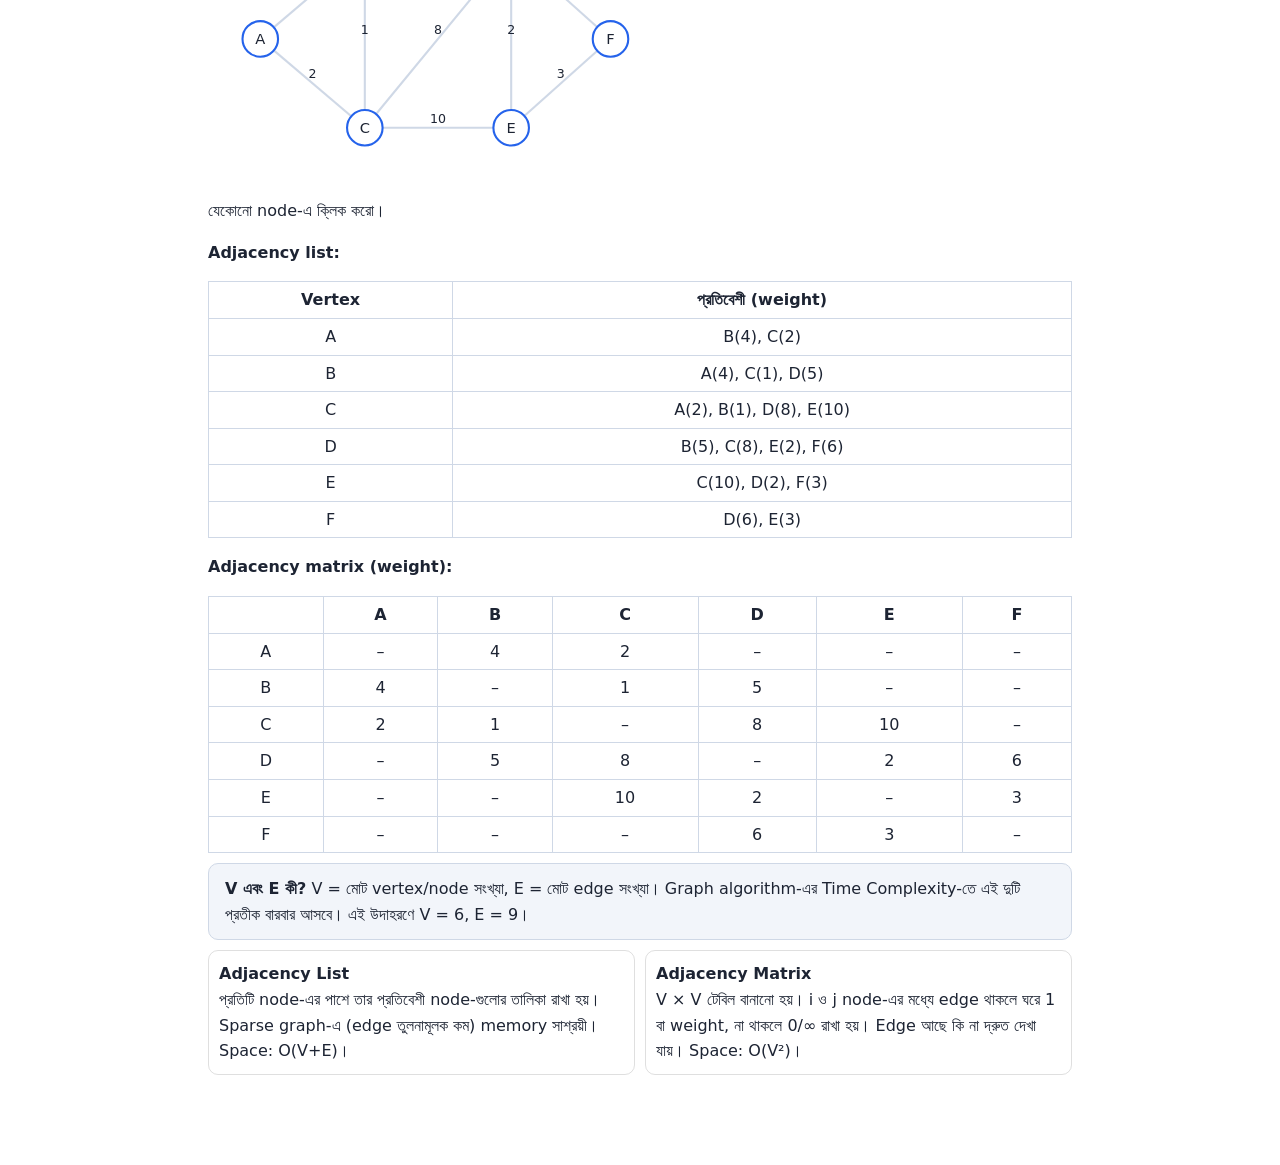
<file: graph.html>
<!doctype html><html lang="bn"><head><meta charset="utf-8"><meta name="viewport" content="width=device-width,initial-scale=1"><title>Graph</title><link rel="stylesheet" href="style.css">
<style>
.chip{display:inline-block;padding:2px 9px;margin:2px;border-radius:14px;border:1px solid #888;font-size:13px}
.chip.ok{background:var(--hl,#ffd54a);color:#000;border-color:var(--hl,#ffd54a)}
.chip.no{background:#fca5a5;color:#000;text-decoration:line-through;border-color:#f87171}
.chip.cur{outline:2px solid #f97316}
.nd.on text.lb,.nd.cur text.lb{fill:currentColor}
.nd.cur circle{stroke:#f97316;stroke-width:4}
.pc{margin:8px 0}.pc button{margin:2px 4px 2px 0}
.pm{min-height:3.2em;line-height:1.7}
.ex{overflow-x:auto;margin:6px 0}
.ct{font-size:13px;opacity:.7;margin:2px 0}
.qb{margin:4px 0}
ol.rules{padding-left:1.4em;line-height:1.8;margin:6px 0}
.gm{display:grid;grid-template-columns:repeat(auto-fit,minmax(220px,1fr));gap:10px;margin:10px 0}
.mini{border:1px solid #8884;border-radius:10px;padding:10px}.mini b{display:block}
.wn{border-left:4px solid #d98b18}
.fm{padding:10px;border-radius:8px;border:1px dashed #8886;overflow-x:auto;font-family:ui-monospace,monospace;margin:8px 0}
.lst li{margin:4px 0}.qq{border:1px solid #8884;border-radius:10px;padding:10px;margin:8px 0}
</style></head><body>

<section class="slide"><h2>Graph কী? কীভাবে কাজ করে?</h2>
<p>Graph হলো <b>“জিনিস” আর “জিনিসদের মধ্যকার সম্পর্ক”</b>-এর ছবি। জিনিস = <b>vertex / node</b> (বিন্দু), সম্পর্ক = <b>edge</b> (রেখা)। Tree-র বিপরীতে graph-এ cycle (ঘুরে নিজের কাছে ফেরা পথ) থাকতে পারে। Tree হলো এমন graph যা connected ও cycle-হীন (n vertex ⇒ n−1 edge)।</p>
<div class="card"><b>সহজ উপমা:</b> শহর = node, দুই শহরের রাস্তা = edge, রাস্তার দূরত্ব বা টোল = weight। ফেসবুকে প্রতিটি মানুষ = node, বন্ধুত্ব = edge।</div>
<div class="gm"><div class="mini"><b>Vertex / Node</b>যে ব্যক্তি, জায়গা, কম্পিউটার বা বস্তুকে বোঝানো হচ্ছে। যেমন: শহর A, শহর B।</div><div class="mini"><b>Edge</b>দুটি node-এর মধ্যকার সংযোগ। যেমন: A থেকে B যাওয়ার রাস্তা।</div><div class="mini"><b>Weight</b>কোনো edge-এর খরচ, দূরত্ব, সময় বা অন্য মান। যেমন: রাস্তার দূরত্ব ৫ কিমি।</div><div class="mini"><b>Path</b>এক node থেকে অন্য node-এ যেতে ধারাবাহিকভাবে পার হওয়া edge-গুলোর পথ।</div></div>
<h3>Graph-এর ধরন</h3>
<table><tr><th>ধরন</th><th>সহজ ব্যাখ্যা</th><th>উদাহরণ</th></tr><tr><td>Undirected Graph</td><td>সংযোগের নির্দিষ্ট দিক নেই; A—B হলে দুই দিকেই যাওয়া যায়।</td><td>দুই শহরের দ্বিমুখী রাস্তা</td></tr><tr><td>Directed Graph</td><td>Edge-এর দিক নির্দিষ্ট; A → B মানে A থেকে B, কিন্তু B থেকে A নাও হতে পারে।</td><td>একদিকের রাস্তা, Instagram follow</td></tr><tr><td>Weighted Graph</td><td>প্রতিটি edge-এর সঙ্গে একটি weight থাকে।</td><td>দূরত্ব, ভাড়া বা সময়</td></tr><tr><td>Unweighted Graph</td><td>Edge-এর আলাদা weight নেই; প্রতিটি edge-কে সমান ধরা হয়।</td><td>বন্ধুত্বের নেটওয়ার্ক</td></tr><tr><td>Connected Graph</td><td>প্রতিটি node থেকে অন্য node-এ যাওয়ার অন্তত একটি পথ আছে।</td><td>সব শহর কোনো না কোনোভাবে যুক্ত</td></tr><tr><td>Cycle</td><td>কোনো node থেকে যাত্রা শুরু করে আবার সেই node-এ ফিরে আসা।</td><td>A → B → C → A</td></tr></table>
<h3>কিছু গুরুত্বপূর্ণ শব্দ</h3>
<ul class="lst"><li><b>Degree:</b> একটি node-এর সঙ্গে কয়টি edge যুক্ত। Directed graph-এ In-degree (যত edge ঢোকে) ও Out-degree (যত edge বের হয়) আলাদা করে দেখা হয়।</li><li><b>Adjacent node:</b> সরাসরি edge দিয়ে যুক্ত node-গুলো।</li><li><b>Subgraph:</b> মূল graph-এর কিছু node ও edge নিয়ে তৈরি ছোট graph।</li><li><b>Tree:</b> Connected এবং cycle-হীন graph। n টি node থাকলে tree-তে ঠিক n−1 টি edge থাকে।</li></ul>
<div class="card"><b>Graph দিয়ে সমস্যা সমাধান — ৩ ধাপ:</b>
<ol class="rules"><li>সমস্যাটাকে <b>node</b> (জিনিস) আর <b>edge</b> (সম্পর্ক) হিসেবে ভাবো।</li><li>কম্পিউটারে রাখো: <b>adjacency list</b> বা <b>adjacency matrix</b> (নিচে দেখো)।</li><li>প্রশ্ন অনুযায়ী <b>algorithm</b> চালাও — ঘুরে দেখা (BFS/DFS), ছোট পথ (Dijkstra…), কম খরচে জোড়া (MST)।</li></ol></div>
<div class="card"><b>n vertex-এর complete undirected graph-এ edge = n(n−1)/2।</b> ব্যবহার: সড়ক/নেটওয়ার্ক, সামাজিক সংযোগ, গেমের মানচিত্র, রাউটিং।</div>
<p>নিচের graph-এ A, B, C, D, E, F ছয়টি শহর কল্পনা করো। লাইনগুলো রাস্তা এবং লাইনের পাশের সংখ্যা রাস্তার দূরত্ব।</p>
<div class="card"><b>নিজে করে দেখো:</b> নিচের যেকোনো node-এ ক্লিক করো — তার প্রতিবেশী ও degree দেখাবে।</div>
<div class="pc">🔍 আকার: <button onclick="szG('g0',-60)">−</button><button onclick="szG('g0',60)">+</button></div><div id="g0" style="max-width:460px"></div><p id="ginfo">যেকোনো node-এ ক্লিক করো।</p><div id="rep"></div>
<div class="card"><b>V এবং E কী?</b> V = মোট vertex/node সংখ্যা, E = মোট edge সংখ্যা। Graph algorithm-এর Time Complexity-তে এই দুটি প্রতীক বারবার আসবে। এই উদাহরণে V = 6, E = 9।</div>
<div class="gm"><div class="mini"><b>Adjacency List</b>প্রতিটি node-এর পাশে তার প্রতিবেশী node-গুলোর তালিকা রাখা হয়। Sparse graph-এ (edge তুলনামূলক কম) memory সাশ্রয়ী। Space: O(V+E)।</div><div class="mini"><b>Adjacency Matrix</b>V × V টেবিল বানানো হয়। i ও j node-এর মধ্যে edge থাকলে ঘরে 1 বা weight, না থাকলে 0/∞ রাখা হয়। Edge আছে কি না দ্রুত দেখা যায়। Space: O(V²)।</div></div></section>

<section class="slide"><h2>BFS — Breadth First Search</h2>
<div class="card"><b>এক লাইনে:</b> শুরুর node থেকে আগে <b>কাছের</b> সবাইকে, তারপর তাদের কাছের সবাইকে — ঢেউয়ের মতো ছড়িয়ে ঘুরে দেখা। ব্যবহার হয় <b>Queue</b> (লাইনে যে আগে দাঁড়ায় সে আগে বের হয় — FIFO)।</div>
<p>Traversal মানে graph-এর node-গুলোকে নিয়ম মেনে একে একে visit করা। একই node-এ বারবার চলে যাওয়ার ঝুঁকি থাকে, তাই কোন node আগে visit হয়েছে তা মনে রাখতে <b>visited</b> তালিকা/সেট রাখি।</p>
<div class="card"><b>সহজ উদাহরণ:</b> তুমি A শহরে আছো। আগে A থেকে সরাসরি যেসব শহরে যাওয়া যায় সেগুলো দেখবে। তারপর ওই শহরগুলো থেকে এক রাস্তা দূরের শহরগুলো দেখবে। এভাবেই স্তর (level) ধরে এগোবে।</div>
<div class="card"><b>Queue কী?</b> Queue হলো লাইনের মতো: যে আগে ঢোকে, সে আগে বের হয় (FIFO — First In, First Out)।</div>
<div class="card"><b>নিয়ম:</b><ol class="rules"><li>শুরুর node-কে queue-তে রাখো এবং “দেখা হয়েছে” চিহ্ন দাও।</li><li>queue-র <b>সামনের</b> node-টা বের করো — এটাই এখন visit করা node।</li><li>তার সব প্রতিবেশীর মধ্যে যারা এখনো দেখা হয়নি, তাদের “দেখা হয়েছে” চিহ্ন দিয়ে queue-র <b>পেছনে</b> যোগ করো।</li><li>queue ফাঁকা না হওয়া পর্যন্ত ২ ও ৩ বারবার করো।</li></ol></div>
<div class="card"><b>কীভাবে চালাবে:</b> “পরের ▶” চাপো। হলুদ node = দেখা হয়েছে, কমলা বর্ডার = এই ধাপের node, হলুদ edge = কোন node থেকে কে আবিষ্কৃত হলো। চাইলে “অটো” চাপো।</div>
<div class="pc"><label>শুরু node: <select onchange="setTrav('b',this.value)"><option>A</option><option>B</option><option>C</option><option>D</option><option>E</option><option>F</option></select></label></div><div id="pbfs"></div>
<table><tr><th>Data structure</th><th>Complexity</th><th>ব্যবহার</th></tr><tr><td>Queue</td><td>O(V+E)</td><td>unweighted graph-এ এক vertex থেকে সব vertex-এর ছোট পথ (কম edge); বন্ধু-সুপারিশ; maze-এর সবচেয়ে ছোট পথ</td></tr></table></section>

<section class="slide"><h2>DFS — Depth First Search</h2>
<div class="card"><b>এক লাইনে:</b> একটা পথ ধরে <b>যতদূর যাওয়া যায়</b> যাও; আর যাওয়ার জায়গা না থাকলে পেছনে ফিরে (backtrack) অন্য পথ ধরো। ব্যবহার হয় <b>Stack</b> (সবার ওপরে যেটা রাখা হয় সেটাই আগে বের হয় — LIFO) বা recursion।</div>
<div class="card"><b>Stack কী?</b> Stack হলো প্লেটের স্তূপের মতো: যে সবার শেষে ঢোকে, সে আগে বের হয় (LIFO — Last In, First Out)। DFS recursion দিয়েও লেখা যায়।</div>
<div class="card"><b>নিয়ম:</b><ol class="rules"><li>শুরুর node-কে stack-এ রাখো।</li><li>stack-এর <b>মাথা</b> থেকে একটা node নাও। যদি আগেই দেখা হয়ে থাকে, বাদ দিয়ে পরেরটা নাও।</li><li>না দেখা থাকলে visit করো এবং তার না-দেখা প্রতিবেশীদের stack-এ রাখো।</li><li>stack ফাঁকা না হওয়া পর্যন্ত ২ ও ৩ বারবার করো। (stack-এ নিচে থাকা node-এ ফেরাটাই backtrack।)</li></ol></div>
<div class="card"><b>BFS বনাম DFS:</b> BFS “চওড়া” হয়ে ছড়ায় (queue), DFS “গভীরে” যায় (stack)। দুটোরই complexity O(V+E)। ব্যবহার: maze/puzzle-এর পথ, cycle খোঁজা, connected অংশ গোনা, গভীর ফোল্ডার খোঁজা।</div>
<div class="pc"><label>শুরু node: <select onchange="setTrav('d',this.value)"><option>A</option><option>B</option><option>C</option><option>D</option><option>E</option><option>F</option></select></label></div><div id="pdfs"></div>
<table><tr><th>বিষয়</th><th>BFS</th><th>DFS</th></tr><tr><td>Data structure</td><td>Queue</td><td>Stack / Recursion</td></tr><tr><td>চলার ধরন</td><td>Level by level</td><td>এক পথ ধরে গভীরে</td></tr><tr><td>Shortest path</td><td>Unweighted graph-এ shortest path বের করতে পারে</td><td>সাধারণভাবে shortest path নিশ্চিত করে না</td></tr><tr><td>Time Complexity</td><td>O(V+E)</td><td>O(V+E)</td></tr><tr><td>ব্যবহার</td><td>সামাজিক নেটওয়ার্কে কাছের সংযোগ, unweighted shortest path</td><td>Maze, cycle detection, connected component, backtracking</td></tr></table></section>

<section class="slide"><h2>Shortest Path — Dijkstra</h2>
<div class="card"><b>এক লাইনে:</b> <b>এক উৎস</b> (এখানে A) থেকে বাকি সব node-এ সবচেয়ে কম খরচের পথ। <b>নেগেটিভ weight চলবে না।</b> কৌশল greedy — এখনো চূড়ান্ত হয়নি এমন node-দের মধ্যে যার দূরত্ব সবচেয়ে ছোট, সেটাকেই চূড়ান্ত ধরো।</div>
<div class="card wn"><b>খুব গুরুত্বপূর্ণ:</b> Dijkstra-তে negative weight থাকা যাবে না। কোনো edge-এর weight ঋণাত্মক হলে Bellman-Ford ব্যবহার করো।</div>
<div class="card"><b>মূল ধারণা: Greedy।</b> প্রতিবার যেসব node-এর shortest distance এখনো চূড়ান্ত হয়নি, তাদের মধ্যে যার বর্তমান distance সবচেয়ে কম তাকে বেছে নিই, তারপর তার প্রতিবেশীদের distance আরও কমানো যায় কি না দেখি। এই আপডেটকে <b>Relaxation</b> বলে।
<div class="fm">যদি dist[u] + weight(u, v) &lt; dist[v] হয়, তাহলে dist[v] = dist[u] + weight(u, v)</div></div>
<div class="card"><b>নিয়ম:</b><ol class="rules"><li>উৎসের দূরত্ব 0, বাকি সবার দূরত্ব ∞ ধরো।</li><li>চূড়ান্ত হয়নি এমন node-দের মধ্যে <b>সবচেয়ে ছোট দূরত্বের</b> node u বাছো — u এখন চূড়ান্ত।</li><li>u-র প্রতিটি প্রতিবেশী v-এর জন্য দেখো: <b>d[u] + weight(u,v) &lt; d[v]</b> হলে d[v] কমিয়ে নতুন মান বসাও। একে বলে <b>relax</b>।</li><li>সব node চূড়ান্ত না হওয়া পর্যন্ত ২ ও ৩ চলতে থাকবে।</li></ol></div>
<div class="card"><b>কেন নেগেটিভ weight-এ ভুল?</b> Dijkstra ধরে নেয় একবার চূড়ান্ত হলে আর কমবে না। নেগেটিভ edge পরে এসে সেটা কমিয়ে দিতে পারে।</div>
<div class="card"><b>কীভাবে চালাবে:</b> “পরের ▶” চাপো। node-এর নিচের সংখ্যা = এখনকার দূরত্ব; হলুদ node = চূড়ান্ত; হলুদ edge = এ পর্যন্ত পাওয়া shortest-path tree।</div>
<div class="pc"><label>Start node: <select onchange="setDj(this.value)"><option>A</option><option>B</option><option>C</option><option>D</option><option>E</option><option>F</option></select></label></div><div id="pdj"></div>
<div class="card"><b>Complexity:</b> array দিয়ে O(V²); min-heap দিয়ে O((V+E) log V)। BFS দিয়েও unweighted graph-এ shortest path হয়, কিন্তু weighted-এ Dijkstra লাগে।</div></section>

<section class="slide"><h2>Bellman-Ford</h2>
<div class="card"><b>এক লাইনে:</b> Dijkstra-র মতোই এক উৎস থেকে shortest path, কিন্তু <b>edge-এর weight নেগেটিভ</b> হলেও কাজ করে। কৌশল: সব edge বারবার relax করো।</div>
<div class="card"><b>Negative weight কেন হয়?</b> ধরো কোনো graph-এ পথের খরচ কমাতে ছাড়/ক্রেডিট দেওয়া হচ্ছে। কোনো edge-এ −3 মানে ওই edge পার হলে মোট খরচ ৩ কমে যায়। Dijkstra এখানে ভুল করতে পারে, তাই Bellman-Ford লাগে।
<div class="fm">dist[v] = min(dist[v], dist[u] + weight(u, v))</div></div>
<div class="card wn"><b>Negative Cycle:</b> কোনো cycle-এর edge weight-গুলোর যোগফল ঋণাত্মক হলে ওই cycle বারবার ঘুরে distance আরও কমানো সম্ভব। তাই নির্দিষ্ট shortest distance পাওয়া যায় না।</div>
<div class="card"><b>নিয়ম:</b><ol class="rules"><li>উৎসের দূরত্ব 0, বাকি সব ∞।</li><li><b>(V−1) বার</b> এই কাজ করো: প্রতিটি edge (u→v, w)-এর জন্য দেখো d[u]+w &lt; d[v] কি না; হলে d[v] আপডেট করো।</li><li>আরও <b>একবার (V-তম)</b> সব edge দেখো। এবারও কিছু কমলে <b>negative cycle</b> আছে — তখন shortest path অর্থহীন।</li></ol>
<b>কেন (V−1) বার?</b> সবচেয়ে ছোট পথে সর্বোচ্চ V−1টা edge থাকে। প্রতি pass-এ অন্তত আরও এক edge দূরের সঠিক মান পাওয়া যায়। Complexity O(V·E)।</div>
<div class="card"><b>কীভাবে চালাবে:</b> graph directed। উদাহরণ ১-এর edge: A→B = 4, A→C = 5, B→C = −3, C→D = 2; শুরু = A। একটি উদাহরণ বেছে “পরের ▶” চাপো — হলুদ edge = এখন যে edge দেখছি। (edge-এর ক্রম ইচ্ছাকৃতভাবে উল্টো রাখা, যাতে একাধিক pass কেন লাগে বোঝা যায়।)</div>
<div class="pc"><button onclick="setBF(1)">উদাহরণ ১: নেগেটিভ edge (cycle নেই)</button><button onclick="setBF(2)">উদাহরণ ২: negative cycle আছে</button></div>
<div id="pbf"></div>
<div class="card"><b>Complexity:</b> Time O(V × E), Space O(V)। Negative edge থাকলে ব্যবহারযোগ্য।</div></section>

<section class="slide"><h2>SPFA — Bellman-Ford-এর দ্রুত রূপ</h2>
<div class="card"><b>এক লাইনে:</b> Bellman-Ford সব edge বারবার দেখে — অনেক বাড়তি কাজ। SPFA (Shortest Path Faster Algorithm) শুধু <b>যে node-এর দূরত্ব সদ্য বদলেছে</b>, তার edge-গুলো দেখে। এজন্য queue লাগে।</div>
<div class="card"><b>নিয়ম:</b><ol class="rules"><li>উৎসের দূরত্ব 0, বাকি ∞; উৎসকে queue-তে রাখো।</li><li>queue-র সামনে থেকে u বের করো।</li><li>u-র প্রতিটি edge (u→v, w) relax করো: d[u]+w &lt; d[v] হলে d[v] কমাও, এবং v যদি queue-তে না থাকে তবে পেছনে যোগ করো।</li><li>queue ফাঁকা হলে শেষ। (Negative cycle ধরতে প্রতিটি node কতবার enqueue/relax হলো তার count রাখতে হয়।)</li></ol>
</div>
<div class="card wn"><b>সতর্কতা:</b> SPFA সব ক্ষেত্রে Bellman-Ford-এর চেয়ে দ্রুত নয়। Average-এ অনেক সময় ভালো কাজ করলেও worst-case Time Complexity O(VE)। Negative edge থাকলে ব্যবহার করা যায়, কিন্তু negative cycle থাকলে finite shortest path নেই।</div>
<div id="pspfa"></div></section>

<section class="slide"><h2>Floyd-Warshall — সব জোড়ার shortest path</h2>
<div class="card"><b>এক লাইনে:</b> Dijkstra ও Bellman-Ford একটি start node থেকে অন্য node-গুলোর shortest path বের করে। কিন্তু graph-এর <b>প্রতিটি node থেকে প্রতিটি node</b>-এ shortest distance জানতে চাইলে Floyd-Warshall — একে All-Pairs Shortest Path বলে। এটি Dynamic Programming ব্যবহার করে: প্রতিবার একটি node-কে মাঝের স্টেশন (intermediate vertex) ধরে দেখি, ওই node হয়ে গেলে কোনো দুই node-এর পথ ছোট হয় কি না।
<div class="fm">dist[i][j] = min(dist[i][j], dist[i][k] + dist[k][j])</div>অর্থাৎ i থেকে j-তে সরাসরি যাওয়ার বর্তমান distance আর i → k → j হয়ে যাওয়ার distance তুলনা করো; যেটি ছোট সেটি রাখো।</div>
<div class="card"><b>নিয়ম:</b><ol class="rules"><li>একটা V×V টেবিল d বানাও: সরাসরি edge থাকলে তার weight, নিজের থেকে নিজে 0, না থাকলে ∞।</li><li>প্রতিটি node k-কে একে একে <b>“মাঝের স্টেশন”</b> ধরো।</li><li>প্রতিটি জোড়া (i, j)-এর জন্য দেখো: <code>d[i][j] = min(d[i][j], d[i][k] + d[k][j])</code> — i থেকে j-তে সরাসরি না গিয়ে k হয়ে গেলে কি কম হয়?</li><li>সব k শেষ হলে টেবিলে সব জোড়ার উত্তর। Complexity O(V³)।</li></ol></div>
<div class="card"><b>কীভাবে চালাবে:</b> “পরের k ▶” চাপলে একটি করে node মাঝের স্টেশন হবে; কমে যাওয়া ঘর হলুদ। (উপরের graph, undirected)</div>
<div id="pfw"></div>
<div class="card">Floyd-Warshall negative edge সামলাতে পারে, তবে negative cycle থাকলে shortest path নির্দিষ্ট হয় না। শেষে কোনো node-এর নিজের কাছে distance negative হলে (dist[i][i] &lt; 0) negative cycle আছে।</div>
<div class="card"><b>Complexity:</b> Time O(V³), Space O(V²)। ছোট/মাঝারি graph-এ সব জোড়ার shortest distance বের করতে সুবিধাজনক।</div></section>

<section class="slide"><h2>Minimum Spanning Tree (MST) ও Kruskal</h2>
<div class="card"><b>সমস্যাটা কী?</b> কয়েকটি শহরের মধ্যে এমনভাবে বিদ্যুৎ/ইন্টারনেটের তার বসাতে হবে যেন সব শহর সংযুক্ত থাকে, কিন্তু মোট তারের দৈর্ঘ্য বা খরচ যত কম সম্ভব হয়। এই সমস্যার সমাধানে MST ব্যবহার হয়।</div>
<div class="card"><b>Spanning tree:</b> সব vertex যুক্ত অথচ cycle-হীন subgraph (V−1 edge)। <b>MST:</b> weighted graph-এ মোট weight সবচেয়ে কম spanning tree।<br><b>সহজ ভাষায়:</b> কয়েকটা গ্রাম সবচেয়ে কম খরচে তার/পাইপ দিয়ে জুড়তে হবে, কিন্তু অকারণে ঘুরপথ (cycle) চাই না। নেটওয়ার্কে loop আটকাতে (spanning tree protocol)-ও লাগে।</div>
<div class="card wn">MST আর Shortest Path এক জিনিস নয়। Shortest path-এ নির্দিষ্ট দুই node-এর মধ্যে পথের খরচ কমানো হয়; MST-তে <b>সব node-কে যুক্ত করার মোট edge weight</b> কমানো হয়।</div>
<div class="card"><b>Kruskal (greedy) — edge ধরে ধরে:</b><ol class="rules"><li>সব edge weight অনুযায়ী <b>ছোট → বড়</b> সাজাও।</li><li>একটা একটা করে edge নাও।</li><li>edge-এর দুই প্রান্ত যদি <b>আলাদা গ্রুপে</b> থাকে (জুড়লে cycle হবে না) ⇒ <b>নাও</b>, গ্রুপ দুটো এক করো।</li><li>দুই প্রান্ত যদি <b>একই গ্রুপে</b> থাকে (জুড়লে cycle হবে) ⇒ <b>বাদ দাও</b>।</li><li>V−1টা edge নেওয়া হলে থামো। Complexity O(E log E)।</li></ol>
<b>Cycle পরীক্ষা:</b> সাধারণত Disjoint Set Union (DSU / Union-Find) দিয়ে দ্রুত বোঝা হয় দুই node আগে থেকেই একই component-এ আছে কি না — ডেমোর “গ্রুপ” ঠিক এটাই।</div>
<div class="card"><b>কীভাবে চালাবে:</b> “পরের ▶” চাপো — সবুজ/হলুদ chip = নেওয়া হয়েছে, লাল কাটা chip = বাদ। নিচে প্রতি ধাপের গ্রুপও দেখা যাবে।</div>
<div id="pk"></div></section>

<section class="slide"><h2>Prim — MST-এর অন্য পথ</h2>
<div class="card"><b>এক লাইনে:</b> Kruskal edge ধরে এগোয়; Prim <b>একটা গাছ বড় করে</b> — একটা node থেকে শুরু করে প্রতিবার গাছ থেকে বেরোনো সবচেয়ে সস্তা edge নেয়।</div>
<div class="card"><b>নিয়ম (Prim, greedy):</b><ol class="rules"><li>যেকোনো একটি node (এখানে A) দিয়ে গাছ শুরু করো।</li><li>গাছের ভেতরের node ও বাইরের node-কে জোড়া দেয় — এমন সব edge দেখো।</li><li>তাদের মধ্যে <b>সবচেয়ে কম weight-এর</b> edge নাও; বাইরের node-টা গাছে ঢোকে।</li><li>সব node গাছে ঢুকলে শেষ। Complexity O(V²) বা heap-এ O(E log V)।</li></ol></div>
<div class="card"><b>Complexity:</b> Kruskal: O(E log E) (edge sort-এর জন্য)। Prim: binary heap ও adjacency list-এ O(E log V); সাধারণ matrix/array পদ্ধতিতে O(V²)। সাধারণত connected, undirected, weighted graph-এ MST ব্যবহৃত হয়।</div>
<div class="card"><b>Kruskal বনাম Prim:</b> দুটোরই MST-এর মোট weight একই হয়। Kruskal সাধারণত কম edge-এর (sparse) graph-এ সুবিধাজনক; Prim বেশি edge-এর (dense) graph-এ।</div>
<div class="card"><b>কীভাবে চালাবে:</b> “পরের ▶” চাপলে নিচে বেরোনো সব edge-এর তালিকা আসবে; সবচেয়ে ছোটটি হলুদ chip।</div>
<div id="pp"></div></section>

<section class="slide"><h2>Algorithm সারসংক্ষেপ</h2>
<table><tr><th>Algorithm</th><th>উদ্দেশ্য</th><th>নেগেটিভ edge?</th><th>Complexity</th></tr><tr><td>BFS</td><td>Traversal; unweighted shortest path</td><td>প্রযোজ্য নয়</td><td>O(V+E)</td></tr><tr><td>DFS</td><td>Traversal, cycle/component অনুসন্ধান</td><td>প্রযোজ্য নয়</td><td>O(V+E)</td></tr><tr><td>Dijkstra</td><td>single-source shortest path</td><td>না</td><td>O(V²) / O((V+E)log V)</td></tr><tr><td>Bellman-Ford</td><td>single-source shortest path</td><td>হ্যাঁ</td><td>O(VE)</td></tr><tr><td>SPFA</td><td>Bellman-Ford-এর queue রূপ</td><td>হ্যাঁ</td><td>গড়ে দ্রুত, worst O(VE)</td></tr><tr><td>Floyd-Warshall</td><td>all-pairs shortest path (DP)</td><td>হ্যাঁ (নেগেটিভ cycle ছাড়া)</td><td>O(V³)</td></tr><tr><td>Kruskal</td><td>MST (edge বাছাই)</td><td>Weight negative হলেও চলে</td><td>O(E log E)</td></tr><tr><td>Prim</td><td>MST (vertex বাড়ানো)</td><td>Weight negative হলেও চলে</td><td>O(V²) / O(E log V)</td></tr><tr><td>A*</td><td>গেম/রোবটে heuristic-সহ shortest path</td><td>–</td><td>heuristic-নির্ভর</td></tr></table>
<div class="gm"><div class="mini"><b>Unweighted shortest path?</b>BFS ব্যবহার করো।</div><div class="mini"><b>Weighted, সব weight non-negative?</b>Dijkstra ব্যবহার করো।</div><div class="mini"><b>Negative edge আছে?</b>Bellman-Ford; উপযুক্ত ক্ষেত্রে SPFA-ও ব্যবহার করা যায়।</div><div class="mini"><b>সব জোড়ার shortest path?</b>Floyd-Warshall একটি সহজ পছন্দ।</div><div class="mini"><b>সব node-কে কম মোট খরচে যুক্ত করতে হবে?</b>Kruskal বা Prim — MST।</div><div class="mini"><b>শুধু graph ঘুরে দেখতে হবে?</b>BFS বা DFS।</div></div>
<div class="card"><b>কোনটা কখন?</b> তোমার সমস্যা বেছে নাও:
<select onchange="adv(this.value)"><option value="">— বাছো —</option><option value="1">weight নেই, কম edge-এ এক node থেকে আরেকটায় যেতে চাই</option><option value="2">maze/সব পথ ঘুরে দেখতে বা cycle খুঁজতে চাই</option><option value="3">weight আছে (সব ≥ 0), এক উৎস থেকে সবার ছোট পথ</option><option value="4">নেগেটিভ weight আছে, এক উৎস থেকে ছোট পথ</option><option value="5">সব জোড়া node-এর ছোট দূরত্ব দরকার</option><option value="6">সব node কম খরচে জুড়তে চাই</option></select>
<p id="adv"></p></div>
<div class="card">পরীক্ষার ফাঁদ: weighted graph-এ সবচেয়ে কার্যকর shortest path = Dijkstra (DFS বা BFS নয়); নেগেটিভ weight থাকলে Bellman-Ford; সব জোড়া হলে Floyd-Warshall।</div></section>
<section class="slide"><h2>অনুশীলন প্রশ্ন</h2><div id="qz"></div><h3>নিজে যাচাই করো</h3><div id="qz2"></div></section>

<script src="bank.js"></script><script src="fig.js"></script><script src="app.js"></script><script>
if(typeof $==='undefined')window.$=function(s){return document.querySelector(s)};
if(typeof tb==='undefined')window.tb=function(h,r){return '<table><tr>'+h.map(function(x){return '<th>'+x+'</th>'}).join('')+'</tr>'+r.map(function(x){return '<tr>'+x.map(function(c){return '<td>'+c+'</td>'}).join('')+'</tr>'}).join('')+'</table>'};
if(typeof quiz==='undefined')window.quiz=function(){};
quiz('gr','#qz');
(function(){
const V=['A','B','C','D','E','F'],PS={A:[50,130],B:[150,45],C:[150,215],D:[290,45],E:[290,215],F:[385,130]},EG=[['A','B',4],['A','C',2],['B','C',1],['B','D',5],['C','D',8],['C','E',10],['D','E',2],['D','F',6],['E','F',3]],INF=1e9;
const key=(a,b)=>[a,b].sort().join(''),adj=n=>EG.filter(e=>e[0]==n||e[1]==n).map(e=>[e[0]==n?e[1]:e[0],e[2]]).sort();
const ef=x=>x>=INF?'∞':x;
const chip=(t,c)=>'<span class="chip '+(c||'')+'">'+t+'</span>';
const box=(l,a)=>'<div class="qb"><b>'+l+':</b> '+(a.length?a.map(x=>chip(x)).join(''):'(ফাঁকা)')+'</div>';

/* undirected graph drawing */
function dgx(el,o){o=o||{};const hn=o.n||[],he=o.e||[],rej=o.r||[],lab=o.lab||{},cur=o.cur;
el.innerHTML='<svg viewBox="0 0 440 260" width="100%">'+EG.map(e=>{const p=PS[e[0]],q=PS[e[1]],k=key(e[0],e[1]);const st=he.includes(k)?'stroke:var(--hl,#ffd54a);stroke-width:5':rej.includes(k)?'stroke:#ef4444;stroke-dasharray:5 4;stroke-width:3':'';return '<line x1="'+p[0]+'" y1="'+p[1]+'" x2="'+q[0]+'" y2="'+q[1]+'" style="'+st+'"/><text x="'+(p[0]+q[0])/2+'" y="'+((p[1]+q[1])/2-5)+'" style="font-size:12px">'+e[2]+'</text>'}).join('')+V.map(v=>'<g class="nd '+(hn.includes(v)?'on ':'')+(v==cur?'cur':'')+'"'+(o.click?' onclick="'+o.click+'(\''+v+'\')" style="cursor:pointer"':'')+'><circle cx="'+PS[v][0]+'" cy="'+PS[v][1]+'" r="17"/><text x="'+PS[v][0]+'" y="'+(PS[v][1]+5)+'">'+v+'</text>'+(lab[v]!==undefined?'<text class="lb" x="'+PS[v][0]+'" y="'+(PS[v][1]+34)+'" style="font-size:12px">'+lab[v]+'</text>':'')+'</g>').join('')+'</svg>'}

/* directed graph drawing */
const PD={A:[50,130],B:[170,45],C:[170,215],D:[340,130]};
function dgd(el,o){const E=o.E,hi=o.hi,lab=o.lab||{},hn=o.n||[],cur=o.cur;let s='<svg viewBox="0 0 400 260" width="100%">';
E.forEach((e,i)=>{const p=PD[e[0]],q=PD[e[1]];let dx=q[0]-p[0],dy=q[1]-p[1];const L=Math.hypot(dx,dy),ux=dx/L,uy=dy/L,px=-uy,py=ux;const rev=E.some(f=>f[0]==e[1]&&f[1]==e[0]);const off=rev?9:0;
const x1=p[0]+ux*19+px*off,y1=p[1]+uy*19+py*off,x2=q[0]-ux*19+px*off,y2=q[1]-uy*19+py*off;const on=i===hi;
const bx=x2-ux*11,by=y2-uy*11;
s+='<line x1="'+x1+'" y1="'+y1+'" x2="'+x2+'" y2="'+y2+'" style="'+(on?'stroke:var(--hl,#ffd54a);stroke-width:5':'')+'"/><polygon points="'+x2+','+y2+' '+(bx+px*5)+','+(by+py*5)+' '+(bx-px*5)+','+(by-py*5)+'" style="fill:'+(on?'var(--hl,#ffd54a)':'#888')+'"/><text x="'+((x1+x2)/2+px*(rev?16:14))+'" y="'+((y1+y2)/2+py*(rev?16:14)+4)+'" style="font-size:12px">'+e[2]+'</text>'});
Object.keys(PD).forEach(v=>{s+='<g class="nd '+(hn.includes(v)?'on ':'')+(v==cur?'cur':'')+'"><circle cx="'+PD[v][0]+'" cy="'+PD[v][1]+'" r="17"/><text x="'+PD[v][0]+'" y="'+(PD[v][1]+5)+'">'+v+'</text>'+(lab[v]!==undefined?'<text class="lb" x="'+PD[v][0]+'" y="'+(PD[v][1]+34)+'" style="font-size:12px">'+lab[v]+'</text>':'')+'</g>'});
el.innerHTML=s+'</svg>'}

/* generic step player */
function player(id,frames,draw){const el=$('#'+id);if(el._stop)el._stop();let i=0,t=null;
const W0=el._w||560;
el.innerHTML='<div class="pc">🔍 আকার: <button data-a="s-">−</button><input type="range" min="220" max="900" step="20" value="'+W0+'" data-a="rg" style="vertical-align:middle"><button data-a="s+">+</button></div><div class="gv" style="max-width:'+W0+'px"></div><p class="pm"></p><div class="ex"></div><div class="pc"><button data-a="r">রিসেট</button><button data-a="p">◀ আগের</button><button data-a="n">পরের ▶</button><button data-a="a">▶ অটো</button></div><p class="ct"></p>';
const q=s=>el.querySelector(s);const rg=q('[data-a=rg]');
const setW=w=>{w=Math.max(220,Math.min(900,w));el._w=w;rg.value=w;q('.gv').style.maxWidth=w+'px'};rg.oninput=()=>setW(+rg.value);
function show(){const f=frames[i];draw(q('.gv'),f);q('.pm').innerHTML=f.msg;q('.ex').innerHTML=f.ex||'';q('.ct').textContent='ধাপ '+i+' / '+(frames.length-1)}
function stop(){if(t){clearInterval(t);t=null;q('[data-a=a]').textContent='▶ অটো'}}
el._stop=stop;
el.querySelectorAll('button').forEach(b=>b.onclick=()=>{const a=b.dataset.a;if(a=='s-'||a=='s+'){setW((el._w||W0)+(a=='s+'?60:-60));return}
if(a=='a'){if(t){stop();return}q('[data-a=a]').textContent='⏸ থামাও';t=setInterval(()=>{if(i>=frames.length-1){stop();return}i++;show()},1400);return}
stop();if(a=='r')i=0;if(a=='p')i=Math.max(0,i-1);if(a=='n')i=Math.min(frames.length-1,i+1);show()});
show()}
const gU=(c,f)=>dgx(c,f.g||{});

/* ---- Graph basics: click a node ---- */
dgx($('#g0'),{click:'CLK'});
window.szG=function(id,d){const e=$('#'+id);e.style.maxWidth=Math.max(220,Math.min(900,(parseInt(e.style.maxWidth)||460)+d))+'px'};
window.CLK=function(v){const nb=adj(v);dgx($('#g0'),{n:[v],e:nb.map(a=>key(v,a[0])),cur:v,click:'CLK'});
$('#ginfo').innerHTML='<b>'+v+'</b>-এর degree = '+nb.length+'। প্রতিবেশী: '+nb.map(a=>a[0]+' (weight '+a[1]+')').join(', ')+'।<br>সব node-এর degree-র যোগফল = '+V.reduce((s,x)=>s+adj(x).length,0)+' = 2 × '+EG.length+' (প্রতিটি edge দুই প্রান্তে গোনা হয়)।'};
$('#rep').innerHTML='<p><b>Adjacency list:</b></p>'+tb(['Vertex','প্রতিবেশী (weight)'],V.map(v=>[v,adj(v).map(a=>a[0]+'('+a[1]+')').join(', ')]))+'<p><b>Adjacency matrix (weight):</b></p>'+tb([''].concat(V),V.map(a=>[a].concat(V.map(b=>{const e=EG.find(e=>key(e[0],e[1])==key(a,b));return e?e[2]:'–'}))));

/* ---- BFS / DFS ---- */
function bfsF(S){S=S||'A';const vis=[S],q=[S],order=[],te=[],fr=[];
fr.push({g:{n:[],e:[]},msg:'শুরু: '+S+'-কে queue-তে রাখলাম এবং “দেখা হয়েছে” চিহ্ন দিলাম।',ex:box('queue (সামনে → পেছনে)',[...q])+box('visit-এর ক্রম',[])});
while(q.length){const u=q.shift();order.push(u);const nb=adj(u).map(x=>x[0]),nw=nb.filter(x=>!vis.includes(x));nw.forEach(x=>{vis.push(x);q.push(x);te.push(key(u,x))});
fr.push({g:{n:[...order],e:[...te],cur:u},msg:'queue-র সামনে থেকে <b>'+u+'</b> বের করলাম (visit)। প্রতিবেশী: '+nb.join(', ')+'। এর মধ্যে নতুন: '+(nw.length?nw.join(', ')+' ⇒ queue-র পেছনে যোগ করলাম।':'নেই।'),ex:box('queue (সামনে → পেছনে)',[...q])+box('visit-এর ক্রম',[...order])})}
fr.push({g:{n:[...order],e:[...te]},msg:'queue ফাঁকা ⇒ শেষ। BFS-এর ক্রম: <b>'+order.join(' → ')+'</b>। '+S+' থেকে কাছের node আগে এসেছে।',ex:box('visit-এর ক্রম',[...order])});return fr}
function dfsF(S){S=S||'A';const vis=[],st=[[S,null]],te=[],fr=[];const sv=()=>st.slice().reverse().map(x=>x[0]);
fr.push({g:{n:[],e:[]},msg:'শুরু: '+S+'-কে stack-এ রাখলাম।',ex:box('stack (ওপর → নিচ)',sv())+box('visit-এর ক্রম',[])});
while(st.length){const x=st.pop(),u=x[0],p=x[1];
if(vis.includes(u)){fr.push({g:{n:[...vis],e:[...te],cur:u},msg:'stack-এর মাথা <b>'+u+'</b> আগেই দেখা হয়েছে ⇒ বাদ দিলাম।',ex:box('stack (ওপর → নিচ)',sv())+box('visit-এর ক্রম',[...vis])});continue}
vis.push(u);if(p)te.push(key(p,u));const nb=adj(u).map(a=>a[0]),nw=nb.filter(a=>!vis.includes(a));nw.slice().reverse().forEach(a=>st.push([a,u]));
fr.push({g:{n:[...vis],e:[...te],cur:u},msg:'stack-এর মাথা থেকে <b>'+u+'</b> নিলাম (visit)। প্রতিবেশী: '+nb.join(', ')+'। '+(nw.length?'নতুনগুলো stack-এ রাখলাম — '+nw[0]+' সবার ওপরে, তাই পরেরবার ওটাতেই যাব (গভীরে)।':'নতুন প্রতিবেশী নেই ⇒ পেছনে ফিরব (backtrack)।'),ex:box('stack (ওপর → নিচ)',sv())+box('visit-এর ক্রম',[...vis])})}
fr.push({g:{n:[...vis],e:[...te]},msg:'stack ফাঁকা ⇒ শেষ। DFS-এর ক্রম: <b>'+vis.join(' → ')+'</b>। হলুদ edge-গুলো DFS tree।',ex:box('visit-এর ক্রম',[...vis])});return fr}
window.setTrav=function(k,v){if(k=='b')player('pbfs',bfsF(v),gU);else player('pdfs',dfsF(v),gU)};setTrav('b','A');setTrav('d','A');

/* ---- Dijkstra ---- */
function dijF(S){S=S||'A';const d={},vis=[],pv={},fr=[];V.forEach(v=>d[v]=INF);d[S]=0;
const labs=()=>Object.fromEntries(V.map(v=>[v,ef(d[v])]));
const ex=()=>tb(['Vertex'].concat(V),[['দূরত্ব'].concat(V.map(v=>ef(d[v]))),['চূড়ান্ত?'].concat(V.map(v=>vis.includes(v)?'✔':'')),['আগের node'].concat(V.map(v=>pv[v]||'—'))]);
fr.push({g:{lab:labs()},msg:'শুরু: '+S+' = 0, বাকি সব ∞।',ex:ex()});
for(let k=0;k<V.length;k++){let u=null;V.forEach(v=>{if(!vis.includes(v)&&(u===null||d[v]<d[u]))u=v});vis.push(u);const L=[];
adj(u).forEach(a=>{const v=a[0],w=a[1];if(vis.includes(v))return;const nd=d[u]+w;if(nd<d[v]){L.push(v+': '+ef(d[v])+' → <b>'+nd+'</b> ('+d[u]+'+'+w+') ✔ আপডেট');d[v]=nd;pv[v]=u}else L.push(v+': '+d[u]+'+'+w+' = '+nd+', এখন '+ef(d[v])+' ⇒ কমেনি')});
fr.push({g:{n:[...vis],e:Object.keys(pv).filter(v=>vis.includes(v)).map(v=>key(v,pv[v])),lab:labs(),cur:u},msg:'<b>ধাপ '+(k+1)+':</b> অনির্ধারিতদের মধ্যে সবচেয়ে ছোট দূরত্ব <b>'+u+'</b> (= '+d[u]+') ⇒ '+u+' চূড়ান্ত।<br>'+(L.length?L.join('<br>'):'চূড়ান্ত নয় এমন প্রতিবেশী নেই।'),ex:ex()})}
return fr}
window.setDj=function(v){player('pdj',dijF(v),gU)};setDj('A');

/* ---- Bellman-Ford ---- */
const BF1={E:[['C','D',2],['B','C',-3],['A','B',4],['A','C',5]],N:['A','B','C','D']};
const BF2={E:[['C','B',-4],['B','C',2],['C','D',1],['A','B',1]],N:['A','B','C','D']};
function bfF(S){const E=S.E,N=S.N,d={};N.forEach(v=>d[v]=INF);d.A=0;const fr=[];
const labs=()=>Object.fromEntries(N.map(v=>[v,ef(d[v])]));const ex=()=>tb(['Vertex'].concat(N),[['d'].concat(N.map(v=>ef(d[v])))]);
const nodesOn=()=>N.filter(v=>d[v]<INF);
fr.push({g:{E,hi:-1,lab:labs(),n:nodesOn()},msg:'শুরু: d[A] = 0, বাকি ∞। edge-এর ক্রম: '+E.map(e=>e[0]+'→'+e[1]+'('+e[2]+')').join(', ')+'। মোট '+(N.length-1)+'টি pass, তারপর ১টি যাচাই-pass।',ex:ex()});
let lastChanged=false;
for(let p=1;p<=N.length;p++){let changed=false;
E.forEach((e,i)=>{const u=e[0],v=e[1],w=e[2];let m;
if(d[u]>=INF){m='d['+u+'] = ∞ ⇒ এই edge দিয়ে এখনো কিছু করা যায় না।'}
else{const nd=d[u]+w;if(nd<d[v]){m='d['+u+'] + '+w+' = '+nd+' &lt; d['+v+'] ('+ef(d[v])+') ⇒ <b>আপডেট</b>: d['+v+'] = '+nd+(p==N.length?'<br>⚠ যাচাই-pass-এও কমল ⇒ <b>negative cycle</b>!':'');d[v]=nd;changed=true}else m='d['+u+'] + '+w+' = '+nd+', d['+v+'] = '+ef(d[v])+' ⇒ কমেনি।'}
fr.push({g:{E,hi:i,lab:labs(),n:nodesOn(),cur:u},msg:'<b>'+(p==N.length?'যাচাই-pass':'Pass '+p)+'</b>, edge '+u+'→'+v+' ('+w+'): '+m,ex:ex()})});
lastChanged=changed;if(!changed&&p<N.length){fr.push({g:{E,hi:-1,lab:labs(),n:nodesOn()},msg:'Pass '+p+'-এ কিছুই বদলায়নি ⇒ আর pass লাগবে না (early stop)। উত্তর চূড়ান্ত: '+N.map(v=>v+' = '+ef(d[v])).join(', ')+'।',ex:ex()});return fr}}
fr.push({g:{E,hi:-1,lab:labs(),n:nodesOn()},msg:lastChanged?'যাচাই-pass-এও দূরত্ব কমেছে ⇒ <b>negative cycle আছে</b>; shortest path অর্থহীন (যতবার ঘুরবে ততই কমবে)।':'যাচাই-pass-এ কোনো পরিবর্তন নেই ⇒ negative cycle নেই; উত্তর চূড়ান্ত: '+N.map(v=>v+' = '+ef(d[v])).join(', ')+'।',ex:ex()});return fr}
const dD=(c,f)=>dgd(c,f.g);
window.setBF=function(k){player('pbf',bfF(k==2?BF2:BF1),dD)};setBF(1);

/* ---- SPFA ---- */
function spfaF(){const E=BF1.E,N=BF1.N,d={},inq={A:true},q=['A'],fr=[];N.forEach(v=>d[v]=INF);d.A=0;
const labs=()=>Object.fromEntries(N.map(v=>[v,ef(d[v])]));const ex=()=>box('queue (সামনে → পেছনে)',[...q])+tb(['Vertex'].concat(N),[['d'].concat(N.map(v=>ef(d[v])))]);
fr.push({g:{E,hi:-1,lab:labs(),n:['A']},msg:'শুরু: d[A] = 0; A-কে queue-তে রাখলাম।',ex:ex()});
while(q.length){const u=q.shift();inq[u]=false;const L=[];
E.forEach(e=>{if(e[0]!=u)return;const v=e[1],w=e[2],nd=d[u]+w;if(nd<d[v]){let t=v+': '+ef(d[v])+' → <b>'+nd+'</b> ✔';d[v]=nd;if(!inq[v]){inq[v]=true;q.push(v);t+=' (queue-তে ছিল না ⇒ পেছনে যোগ)'}else t+=' (আগে থেকেই queue-তে আছে)';L.push(t)}else L.push(v+': '+d[u]+'+'+w+' = '+nd+' ⇒ কমেনি')});
fr.push({g:{E,hi:-1,lab:labs(),n:N.filter(v=>d[v]<INF),cur:u},msg:'queue-র সামনে থেকে <b>'+u+'</b> বের করলাম; এর edge relax করলাম:<br>'+(L.length?L.join('<br>'):'বের হওয়া edge নেই।'),ex:ex()})}
fr.push({g:{E,hi:-1,lab:labs(),n:N.filter(v=>d[v]<INF)},msg:'queue ফাঁকা ⇒ শেষ: '+N.map(v=>v+' = '+ef(d[v])).join(', ')+'। দেখো, Bellman-Ford-এর মতো সব edge বারবার দেখতে হয়নি — শুধু বদলানো node-গুলো।',ex:ex()});return fr}
player('pspfa',spfaF(),dD);

/* ---- Floyd-Warshall ---- */
function fwF(){let D=V.map(a=>V.map(b=>a==b?0:(EG.find(e=>key(e[0],e[1])==key(a,b))||[0,0,INF])[2]));const fr=[];
const mat=(ch)=>tb([''].concat(V),V.map((a,i)=>['<b>'+a+'</b>'].concat(V.map((b,j)=>(ch.some(c=>(c[0]==i&&c[1]==j)||(c[0]==j&&c[1]==i))?'<span style="background:var(--hl,#ffd54a);color:#000;padding:0 4px">':'<span>')+ef(D[i][j])+'</span>'))));
fr.push({g:{},msg:'শুরু: সরাসরি edge-এর খরচ (∞ = সরাসরি সংযোগ নেই, নিজের থেকে নিজে 0)।',ex:mat([])});
for(let k=0;k<V.length;k++){const ch=[];D=D.map(r=>[...r]);
for(let i=0;i<V.length;i++)for(let j=0;j<V.length;j++)if(D[i][k]<INF&&D[k][j]<INF&&D[i][k]+D[k][j]<D[i][j]){ch.push([i,j,D[i][j],D[i][k]+D[k][j]]);D[i][j]=D[i][k]+D[k][j]}
const L=ch.filter(c=>c[0]<c[1]).map(c=>V[c[0]]+'–'+V[c[1]]+': '+ef(c[2])+' → <b>'+c[3]+'</b> ('+V[c[0]]+'→'+V[k]+'→'+V[c[1]]+')');
fr.push({g:{cur:V[k]},msg:'<b>k = '+V[k]+'</b> কে মাঝের স্টেশন ধরলাম: প্রতিটি i→j-এর জন্য d[i]['+V[k]+'] + d['+V[k]+'][j] দেখলাম।<br>'+(L.length?'কমেছে:<br>'+L.join('<br>'):'কোনো দূরত্ব কমেনি।'),ex:mat(ch)})}
fr.push({g:{},msg:'সব k শেষ ⇒ টেবিলের প্রতিটি ঘরে ওই দুই node-এর সবচেয়ে ছোট দূরত্ব।',ex:mat([])});return fr}
player('pfw',fwF(),(c,f)=>dgx(c,{cur:f.g.cur}));

/* ---- Kruskal ---- */
function kF(){const S=[...EG].sort((a,b)=>a[2]-b[2]),p={};V.forEach(v=>p[v]=v);const f=x=>p[x]==x?x:(p[x]=f(p[x]));const st=S.map(()=>''),ch=[],fr=[];let tot=0,cnt=0,cu=-1;
const comps=()=>{const g={};V.forEach(v=>{(g[f(v)]=g[f(v)]||[]).push(v)});return Object.values(g).map(a=>'{'+a.join(',')+'}').join(' ')};
const ex=()=>'<div class="qb"><b>সাজানো edge:</b> '+S.map((e,i)=>chip(e[0]+e[1]+'('+e[2]+')',st[i]+(i==cu?' cur':''))).join('')+'</div><div class="qb"><b>গ্রুপ:</b> '+comps()+'</div>';
fr.push({g:{},msg:'সব edge ছোট → বড় সাজালাম। শুরুতে প্রতিটি node নিজেই একটা গ্রুপ।',ex:ex()});
for(let i=0;i<S.length;i++){const e=S[i],a=f(e[0]),b=f(e[1]),ok=a!=b;cu=i;
if(ok){p[a]=b;ch.push(key(e[0],e[1]));tot+=e[2];cnt++;st[i]='ok'}else st[i]='no';
fr.push({g:{e:[...ch],r:ok?[]:[key(e[0],e[1])]},msg:'edge <b>'+e[0]+e[1]+'</b> (weight '+e[2]+'): '+(ok?e[0]+' ও '+e[1]+' আলাদা গ্রুপে ⇒ <b>নিলাম</b>, গ্রুপ দুটো এক হলো।':e[0]+' ও '+e[1]+' একই গ্রুপে ⇒ নিলে cycle হতো, <b>বাদ</b> (লাল ডট edge)।')+'<br>এ পর্যন্ত নেওয়া edge = '+cnt+', মোট weight = '+tot,ex:ex()});
if(cnt==V.length-1){cu=-1;fr.push({g:{e:[...ch]},msg:'V−1 = '+cnt+'টি edge হয়ে গেছে ⇒ থামলাম। <b>MST-এর মোট weight = '+tot+'</b>। বাকি edge দেখার দরকার নেই।',ex:ex()});break}}
return fr}
player('pk',kF(),gU);

/* ---- Prim ---- */
function pF(){const inn=['A'],ch=[],fr=[];let tot=0;
fr.push({g:{n:['A'],cur:'A'},msg:'শুরু: A-কে গাছে নিলাম।',ex:'<div class="qb"><b>গাছের ভেতরে:</b> '+chip('A','ok')+'</div>'});
while(inn.length<V.length){const cand=EG.filter(e=>inn.includes(e[0])!=inn.includes(e[1])).sort((a,b)=>a[2]-b[2]),best=cand[0],nv=inn.includes(best[0])?best[1]:best[0];
const cs=cand.map((e,i)=>chip(e[0]+e[1]+'('+e[2]+')',i==0?'ok':'')).join('');
inn.push(nv);ch.push(key(best[0],best[1]));tot+=best[2];
fr.push({g:{n:[...inn],e:[...ch],cur:nv},msg:'গাছ থেকে বেরোনো edge-গুলোর মধ্যে সবচেয়ে সস্তা <b>'+best[0]+best[1]+'</b> ('+best[2]+') ⇒ <b>'+nv+'</b> গাছে ঢুকল। মোট weight = '+tot,ex:'<div class="qb"><b>বেরোনো edge (হলুদ = বাছাই):</b> '+cs+'</div><div class="qb"><b>গাছের ভেতরে:</b> '+inn.map(x=>chip(x,'ok')).join('')+'</div>'})}
fr.push({g:{n:[...inn],e:[...ch]},msg:'সব node গাছে ঢুকেছে ⇒ শেষ। <b>MST-এর মোট weight = '+tot+'</b> (Kruskal-এর সাথে একই)।',ex:''});return fr}
player('pp',pF(),gU);

/* ---- কোনটা কখন ---- */
const AD={1:'<b>BFS</b> — unweighted graph-এ কম edge-এর পথ।',2:'<b>DFS</b> — গভীরে গিয়ে সব পথ দেখা, cycle ও maze-এর কাজে।',3:'<b>Dijkstra</b> — non-negative weight, এক উৎস থেকে সবার ছোট পথ।',4:'<b>Bellman-Ford</b> (বা দ্রুত রূপ <b>SPFA</b>) — নেগেটিভ weight চলে; negative cycle ধরা যায়।',5:'<b>Floyd-Warshall</b> — সব জোড়ার shortest path, O(V³)।',6:'<b>Kruskal</b> বা <b>Prim</b> — MST, মোট খরচ সবচেয়ে কম।'};
window.adv=function(k){$('#adv').innerHTML=AD[k]||''};

/* ---- অতিরিক্ত কুইজ ---- */
const QS=[['Graph-এর Vertex কী বোঝায়?',['সংযোগ','Node বা শীর্ষবিন্দু','Weight','Queue'],'Node বা শীর্ষবিন্দু'],['BFS কোন Data Structure ব্যবহার করে?',['Stack','Queue','Heap','Tree'],'Queue'],['DFS সাধারণত কোন পদ্ধতিতে গভীরে যায়?',['Level ধরে','একটি পথ ধরে','Weight সাজিয়ে','Matrix গুণ করে'],'একটি পথ ধরে'],['Negative Edge থাকলে কোনটি উপযুক্ত?',['Dijkstra','Bellman-Ford','Prim','BFS'],'Bellman-Ford'],['সব জোড়ার shortest path কোনটি বের করে?',['DFS','Kruskal','Floyd-Warshall','Prim'],'Floyd-Warshall'],['MST-তে V টি Vertex থাকলে কয়টি Edge থাকে?',['V','V+1','V−1','E²'],'V−1'],['Kruskal Edge কীভাবে বেছে নেয়?',['বড় থেকে ছোট','ছোট থেকে বড়','ইচ্ছেমতো','Node alphabetically'],'ছোট থেকে বড়']];
$('#qz2').innerHTML=QS.map((q,i)=>'<div class="qq"><b>'+(i+1)+'. '+q[0]+'</b><div>'+q[1].map(x=>'<label style="display:block"><input type="radio" name="q2_'+i+'" value="'+x+'"> '+x+'</label>').join('')+'</div><div id="a2_'+i+'" style="font-weight:600;margin-top:6px"></div></div>').join('')+'<button onclick="checkQ2()">উত্তর যাচাই</button> <span id="sc2"></span>';
window.checkQ2=function(){let sc=0;QS.forEach((q,i)=>{const a=document.querySelector('input[name=q2_'+i+']:checked'),el=document.getElementById('a2_'+i);if(a&&a.value===q[2]){sc++;el.textContent='সঠিক উত্তর!';el.style.color='#21834d'}else{el.textContent='সঠিক উত্তর: '+q[2];el.style.color='#bf4545'}});document.getElementById('sc2').textContent=QS.length+'টির মধ্যে '+sc+'টি সঠিক।'};
})();
</script></body></html>
</file>
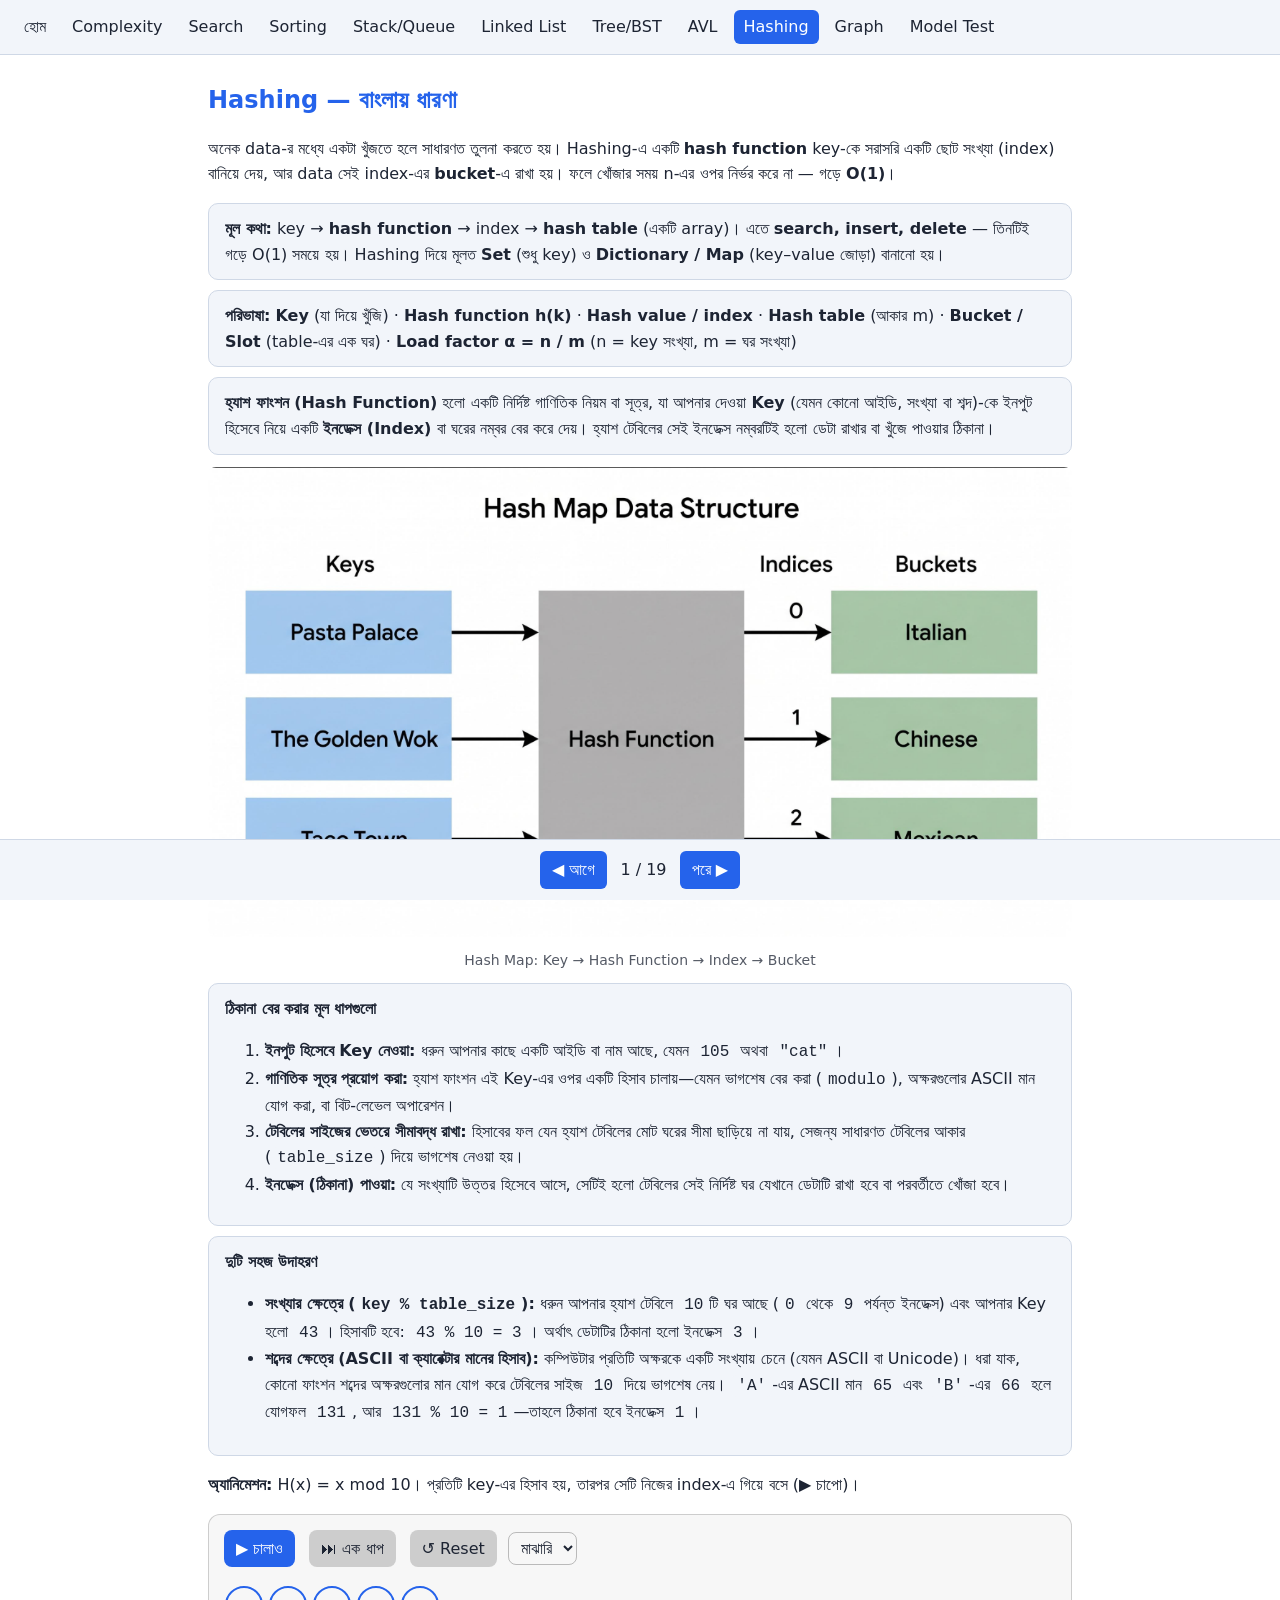
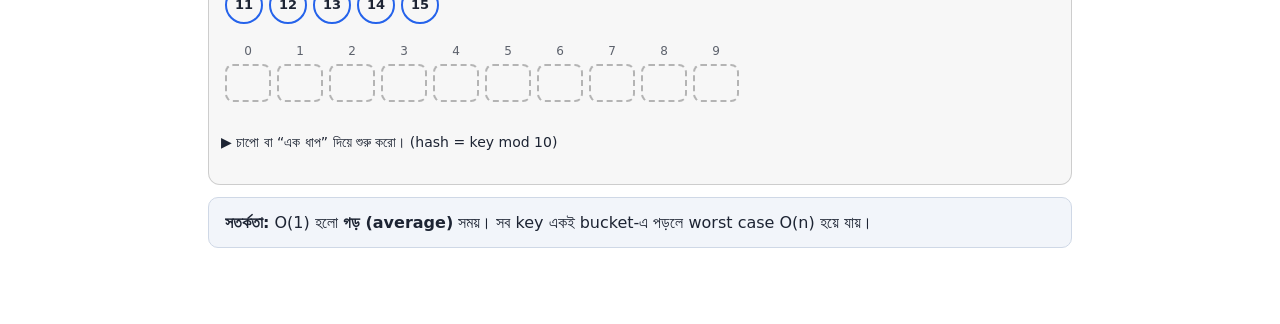
<file: hashing.html>
<!doctype html><html lang="bn"><head><meta charset="utf-8"><meta name="viewport" content="width=device-width,initial-scale=1"><title>DS</title><link rel="stylesheet" href="style.css">
<style>
.hx{border:1px solid rgba(127,127,127,.35);border-radius:12px;padding:12px;margin:12px 0;background:rgba(127,127,127,.06)}
.hx-ctl{display:flex;flex-wrap:wrap;gap:8px;align-items:center;margin-bottom:10px}
.hx-ctl select,.hx-ctl input{padding:5px 8px;border-radius:8px;border:1px solid rgba(127,127,127,.5);background:transparent;color:inherit;font:inherit}
.hx-ctl button{padding:6px 12px;border-radius:8px;border:0;background:#2563eb;color:#fff;cursor:pointer;font:inherit}
.hx-ctl button.g{background:rgba(127,127,127,.35);color:inherit}
.hx-scroll{overflow-x:auto;padding-bottom:6px}
.hx-stage{position:relative;min-width:max-content;padding:4px}
.hx-q{display:flex;gap:6px;min-height:42px;margin-bottom:16px;align-items:center}
.hx-q span{min-width:38px;height:38px;line-height:34px;text-align:center;border-radius:50%;border:2px solid #2563eb;font-weight:700;font-size:13px;box-sizing:border-box;padding:0 4px;transition:all .3s}
.hx-q span.cur{background:rgba(37,99,235,.25)}
.hx-q span.done{opacity:.35}
.hx-q span.bad{border-color:#dc2626;color:#dc2626;opacity:.8}
.hx-cols{display:flex;gap:6px;align-items:flex-start}
.hx-col{width:46px;text-align:center}
.hx-idx{font-size:12px;opacity:.7;margin-bottom:3px}
.hx-box{height:38px;line-height:34px;border:2px dashed rgba(127,127,127,.55);border-radius:8px;font-weight:700;margin-bottom:12px;position:relative;box-sizing:border-box;transition:background .25s,border-color .25s}
.hx-box.f{border-style:solid;border-color:#16a34a;background:rgba(22,163,74,.15)}
.hx-box.ghost{visibility:hidden}
.hx-box.bad{border-color:#dc2626;background:rgba(220,38,38,.22);animation:hxs .4s}
.hx-box.pop{animation:hxp .35s}
.hx-box+.hx-box::before{content:"↓";position:absolute;left:50%;top:-14px;transform:translateX(-50%);font-size:11px;opacity:.7;line-height:1}
.hx-tok{position:absolute;left:0;top:0;width:38px;height:38px;line-height:38px;text-align:center;border-radius:50%;background:#2563eb;color:#fff;font-weight:700;font-size:13px;opacity:0;pointer-events:none;transition:left .5s ease,top .5s ease,opacity .2s;z-index:5;box-shadow:0 2px 8px rgba(0,0,0,.3)}
.hx-tok.on{opacity:1}
.hx-msg{margin-top:8px;min-height:2.8em;font-size:14px;line-height:1.55}
@keyframes hxs{0%,100%{transform:translateX(0)}25%{transform:translateX(-5px)}75%{transform:translateX(5px)}}
@keyframes hxp{0%{transform:scale(.6)}70%{transform:scale(1.12)}100%{transform:scale(1)}}
.pb{border:1px solid rgba(127,127,127,.35);border-radius:12px;padding:12px 14px;margin:12px 0}
.pb .lv{display:inline-block;font-size:12px;padding:1px 9px;border-radius:99px;margin-right:6px;color:#fff}
.lv1{background:#16a34a}.lv2{background:#d97706}.lv3{background:#dc2626}
.pb details{margin-top:8px}.pb summary{cursor:pointer;font-weight:700;color:#2563eb}
.pb pre{overflow-x:auto;background:rgba(127,127,127,.15);padding:10px;border-radius:8px;font-size:13px}
.pb table{margin:8px 0}
.mcq{border:1px solid rgba(127,127,127,.35);border-radius:12px;padding:10px 14px;margin:10px 0}
.mcq button{display:block;width:100%;text-align:left;margin:6px 0;padding:7px 10px;border-radius:8px;border:1px solid rgba(127,127,127,.5);background:transparent;color:inherit;font:inherit;cursor:pointer}
.mcq button.ok{border-color:#16a34a;background:rgba(22,163,74,.2)}
.mcq button.no{border-color:#dc2626;background:rgba(220,38,38,.2)}
.mcq .ex{font-size:14px;margin-top:6px}
.cp{border:1px solid rgba(127,127,127,.35);border-radius:12px;padding:12px;margin:12px 0;background:rgba(127,127,127,.06)}
.cp-wrap{display:flex;flex-wrap:wrap;gap:14px}
.cp-code{flex:1 1 300px;font-family:ui-monospace,Menlo,Consolas,monospace;font-size:13px;background:rgba(127,127,127,.12);border-radius:8px;padding:8px 0;overflow-x:auto}
.cp-code .cl{padding:2px 10px;white-space:pre;border-left:4px solid transparent}
.cp-code .cl.on{background:rgba(37,99,235,.25);border-left-color:#2563eb}
.cp-viz{flex:1 1 300px;min-width:0;overflow-x:auto}
.cp-tree{display:flex;flex-wrap:wrap;gap:6px;margin-top:6px}
.cp-c{min-width:38px;height:38px;line-height:34px;text-align:center;border:2px solid #16a34a;border-radius:8px;font-weight:700;box-sizing:border-box;padding:0 6px;background:rgba(22,163,74,.15)}
.cp-c.ok{border-color:#2563eb;background:rgba(37,99,235,.3)}
.cp-c.new{animation:hxp .35s}
.cp-c.end{border-style:dashed;border-color:rgba(127,127,127,.6);background:transparent;font-weight:400}
.cp-c.bad{border-color:#dc2626;background:rgba(220,38,38,.25)}
.hx-box.ok{border-color:#2563eb;background:rgba(37,99,235,.3)}
.cpre{overflow-x:auto;background:rgba(127,127,127,.15);padding:10px;border-radius:8px;font-size:13px}

.ps-bar{display:flex;flex-wrap:wrap;gap:8px;margin:8px 0 12px}
.ps-btn{padding:6px 12px;border-radius:8px;border:1px solid #2563eb;background:#2563eb;color:#fff;cursor:pointer;font:inherit}
.ps-btn.g{background:transparent;color:#2563eb}
.ps-btn:focus-visible{outline:3px solid #2563eb;outline-offset:2px}
.ps-h{display:flex;justify-content:space-between;align-items:flex-start;gap:10px}
.ps-q{white-space:pre-wrap;margin:6px 0 8px}
.ps-sec{margin:22px 0 6px;font-size:1.05em}
.ps-toast{position:fixed;left:50%;transform:translateX(-50%);bottom:20px;background:#111827;color:#fff;padding:8px 16px;border-radius:8px;opacity:0;pointer-events:none;transition:opacity .2s;z-index:99}
.ps-toast.on{opacity:1}
</style></head><body>

<section class="slide"><h2>Hashing — বাংলায় ধারণা</h2><p>অনেক data-র মধ্যে একটা খুঁজতে হলে সাধারণত তুলনা করতে হয়। Hashing-এ একটি <b>hash function</b> key-কে সরাসরি একটি ছোট সংখ্যা (index) বানিয়ে দেয়, আর data সেই index-এর <b>bucket</b>-এ রাখা হয়। ফলে খোঁজার সময় n-এর ওপর নির্ভর করে না — গড়ে <b>O(1)</b>।</p>
<div class="card"><b>মূল কথা:</b> key → <b>hash function</b> → index → <b>hash table</b> (একটি array)। এতে <b>search, insert, delete</b> — তিনটিই গড়ে O(1) সময়ে হয়। Hashing দিয়ে মূলত <b>Set</b> (শুধু key) ও <b>Dictionary / Map</b> (key–value জোড়া) বানানো হয়।</div>
<div class="card"><b>পরিভাষা:</b> <b>Key</b> (যা দিয়ে খুঁজি) · <b>Hash function h(k)</b> · <b>Hash value / index</b> · <b>Hash table</b> (আকার m) · <b>Bucket / Slot</b> (table-এর এক ঘর) · <b>Load factor α = n / m</b> (n = key সংখ্যা, m = ঘর সংখ্যা)</div>
<div class="card"><b>হ্যাশ ফাংশন (Hash Function)</b> হলো একটি নির্দিষ্ট গাণিতিক নিয়ম বা সূত্র, যা আপনার দেওয়া <b>Key</b> (যেমন কোনো আইডি, সংখ্যা বা শব্দ)-কে ইনপুট হিসেবে নিয়ে একটি <b>ইনডেক্স (Index)</b> বা ঘরের নম্বর বের করে দেয়। হ্যাশ টেবিলের সেই ইনডেক্স নম্বরটিই হলো ডেটা রাখার বা খুঁজে পাওয়ার ঠিকানা।</div>
<figure style="margin:12px 0;text-align:center"><img src="[data-uri]" alt="Hash Map Data Structure: Keys (Pasta Palace, The Golden Wok, Taco Town) হ্যাশ ফাংশনের মধ্য দিয়ে Indices 0, 1, 2 হয়ে Buckets (Italian, Chinese, Mexican)-এ যায়" style="max-width:100%;height:auto;border-radius:8px;background:#fff"><figcaption style="font-size:14px;opacity:.75;margin-top:4px">Hash Map: Key → Hash Function → Index → Bucket</figcaption></figure>
<div class="card"><b>ঠিকানা বের করার মূল ধাপগুলো</b><ol>
<li><b>ইনপুট হিসেবে Key নেওয়া:</b> ধরুন আপনার কাছে একটি আইডি বা নাম আছে, যেমন <code>105</code> অথবা <code>"cat"</code>।</li>
<li><b>গাণিতিক সূত্র প্রয়োগ করা:</b> হ্যাশ ফাংশন এই Key-এর ওপর একটি হিসাব চালায়—যেমন ভাগশেষ বের করা (<code>modulo</code>), অক্ষরগুলোর ASCII মান যোগ করা, বা বিট-লেভেল অপারেশন।</li>
<li><b>টেবিলের সাইজের ভেতরে সীমাবদ্ধ রাখা:</b> হিসাবের ফল যেন হ্যাশ টেবিলের মোট ঘরের সীমা ছাড়িয়ে না যায়, সেজন্য সাধারণত টেবিলের আকার (<code>table_size</code>) দিয়ে ভাগশেষ নেওয়া হয়।</li>
<li><b>ইনডেক্স (ঠিকানা) পাওয়া:</b> যে সংখ্যাটি উত্তর হিসেবে আসে, সেটিই হলো টেবিলের সেই নির্দিষ্ট ঘর যেখানে ডেটাটি রাখা হবে বা পরবর্তীতে খোঁজা হবে।</li></ol></div>
<div class="card"><b>দুটি সহজ উদাহরণ</b><ul>
<li><b>সংখ্যার ক্ষেত্রে (<code>key % table_size</code>):</b> ধরুন আপনার হ্যাশ টেবিলে <code>10</code>টি ঘর আছে (<code>0</code> থেকে <code>9</code> পর্যন্ত ইনডেক্স) এবং আপনার Key হলো <code>43</code>। হিসাবটি হবে: <code>43 % 10 = 3</code>। অর্থাৎ ডেটাটির ঠিকানা হলো ইনডেক্স <code>3</code>।</li>
<li><b>শব্দের ক্ষেত্রে (ASCII বা ক্যারেক্টার মানের হিসাব):</b> কম্পিউটার প্রতিটি অক্ষরকে একটি সংখ্যায় চেনে (যেমন ASCII বা Unicode)। ধরা যাক, কোনো ফাংশন শব্দের অক্ষরগুলোর মান যোগ করে টেবিলের সাইজ <code>10</code> দিয়ে ভাগশেষ নেয়। <code>'A'</code>-এর ASCII মান <code>65</code> এবং <code>'B'</code>-এর <code>66</code> হলে যোগফল <code>131</code>, আর <code>131 % 10 = 1</code>—তাহলে ঠিকানা হবে ইনডেক্স <code>1</code>।</li></ul></div>
<p><b>অ্যানিমেশন:</b> H(x) = x mod 10। প্রতিটি key-এর হিসাব হয়, তারপর সেটি নিজের index-এ গিয়ে বসে (▶ চাপো)।</p>
<div class="hx" data-ui="basic" data-mode="none" data-m="10" data-keys="11,12,13,14,15"></div>
<div class="card"><b>সতর্কতা:</b> O(1) হলো <b>গড় (average)</b> সময়। সব key একই bucket-এ পড়লে worst case O(n) হয়ে যায়।</div></section>

<section class="slide"><h2>Hash function ও Hash table</h2>
<div class="card">Hash function: <b>Division</b> (key mod m), <b>Mid-square</b> (key² এর মাঝের অংশ), <b>Folding</b> (key ভেঙে যোগ)। ভালো function দ্রুত হয়, collision কম করে, key সমানভাবে ছড়ায়।</div>
<table><tr><th>পদ্ধতি</th><th>নিয়ম</th><th>উদাহরণ</th></tr>
<tr><td>Division</td><td>h(k) = k mod m</td><td>m = 13, k = 1234 → 1234 mod 13 = <b>12</b></td></tr>
<tr><td>Mid-square</td><td>k² বের করে মাঝের অংক নাও</td><td>k = 25 → 625 → মাঝের অংক <b>2</b> (table size 10)</td></tr>
<tr><td>Folding</td><td>key-কে ভাগ করে যোগ করো, তারপর mod</td><td>123456789 → 123 + 456 + 789 = 1368 → শেষ ৩ অংক <b>368</b></td></tr></table>
<div class="card"><b>ভালো hash function-এর বৈশিষ্ট্য:</b> (১) <b>Deterministic</b> — একই key সবসময় একই index দেয়। (২) <b>দ্রুত</b> হিসাব হয়। (৩) key গুলো table-এ <b>সমানভাবে</b> ছড়ায় (uniform distribution)। (৪) collision কম হয়।</div>
<div class="card"><b>Division পদ্ধতিতে m কেমন হবে?</b> সাধারণত m <b>মৌলিক সংখ্যা (prime)</b> নেওয়া ভালো। m = 10 আর key-গুলো 10, 20, 30… হলে সবাই bucket 0-তে পড়ে (সমস্যা ৮ দেখো)।</div>
<div class="card"><b>Load factor ও Rehashing:</b> α = n/m। α একটি সীমা (যেমন 0.7 বা 0.75) পার হলে table প্রায় দ্বিগুণ বড় করা হয় এবং সব key নতুন m দিয়ে আবার hash করা হয় — একে <b>rehashing</b> বলে। একটি insert কখনো O(n) হতে পারে, কিন্তু গড়ে (amortized) insert O(1)।</div></section>

<section class="slide"><h2>Collision — কেন হয়, কী করতে হয়</h2>
<p>Key-র সংখ্যা table-এর ঘরের চেয়ে বেশি হলে (pigeonhole principle) বা hash function ভালোভাবে না ছড়ালে <b>দুই বা বেশি key একই index পায়</b> — একে <b>Collision</b> বলে। নিচে hash(x) = x mod 5 নিয়ে 10 ও 15 দুটোই index 0 পায় (▶ চাপো):</p>
<div class="hx" data-ui="basic" data-mode="none" data-m="5" data-keys="10,15"></div>
<div class="card">Collision সামলানোর দুটি প্রধান পদ্ধতি: <b>১) Separate Chaining</b> (table-এর বাইরে chain) এবং <b>২) Open Addressing</b> (table-এর ভেতরেই খালি ঘর খোঁজা — Linear, Quadratic, Double)।</div></section>

<section class="slide"><h2>Separate Chaining</h2>
<div class="card"><b>ধারণা:</b> table-এর প্রতিটি ঘর একটি <b>linked list (chain)</b>-এর মাথা। একই index পাওয়া সব key ওই chain-এ জমা হয়।<br><b>Insert:</b> index বের করো → chain-এর শেষে (বা মাথায়) যোগ করো — O(1)।<br><b>Search:</b> index বের করো → chain ধরে সরলরেখায় খোঁজো।<br><b>Delete:</b> chain থেকে node সরাও।</div>
<p>উদাহরণ: hash = key mod 5, keys = 12, 15, 22, 25, 37 (নিচের chain নিচের দিকে বাড়ছে):</p>
<div class="hx" data-ui="basic" data-mode="ch" data-m="5" data-keys="12,15,22,25,37"></div>
<div class="card"><b>Performance:</b> m = ঘর, n = key, <b>α = n/m</b>। simple uniform hashing ধরলে Search ও Delete গড়ে <b>O(1 + α)</b>, Insert <b>O(1)</b>। α = O(1) হলে সবই O(1)। Worst case chain লম্বা হলে O(n)।</div>
<table><tr><th>সুবিধা</th><th>অসুবিধা</th></tr><tr><td>বাস্তবায়ন সহজ<br>table কখনো “full” হয় না<br>hash function ও load factor-এ কম সংবেদনশীল<br>key কত আসবে/যাবে আগে জানা না থাকলে ভালো</td><td>Cache performance খারাপ (linked list ছড়ানো)<br>table-এর কিছু অংশ অব্যবহৃত থাকতে পারে<br>chain লম্বা হলে search O(n)<br>link-এর জন্য বাড়তি memory</td></tr></table>
<table><tr><th>Chain-এর data structure</th><th>Search / Delete</th><th>Insert</th><th>মন্তব্য</th></tr>
<tr><td>Linked list</td><td>O(len)</td><td>O(1)</td><td>cache-friendly নয়</td></tr>
<tr><td>Dynamic array (vector/ArrayList)</td><td>O(len)</td><td>O(1) (resize না লাগলে)</td><td>cache-friendly</td></tr>
<tr><td>Self-balancing BST (AVL/Red-Black)</td><td>O(log len)</td><td>O(log len)</td><td>Java 8+ HashMap chain লম্বা হলে এটি ব্যবহার করে</td></tr></table></section>

<section class="slide"><h2>Open Addressing</h2>
<div class="card"><b>ধারণা:</b> সব key <b>table-এর ভেতরেই</b> থাকে, কোনো বাইরের list নেই (closed hashing-ও বলে)। তাই সবসময় n ≤ m, অর্থাৎ <b>α ≤ 1</b>। Collision হলে একটি <b>probe sequence</b> ধরে পরের ঘর দেখা হয়।</div>
<div class="card"><b>Insert(k):</b> probe করতে থাকো যতক্ষণ খালি ঘর না মেলে, তারপর বসাও।<br><b>Search(k):</b> probe করতে থাকো যতক্ষণ k না মেলে বা <b>খালি ঘর (empty)</b> না আসে — empty এলে k নেই।<br><b>Delete(k):</b> ঘর সরাসরি খালি করলে পরের key-র search ভেঙে যায় (সমস্যা ৫)। তাই ঘরে <b>“deleted” (tombstone)</b> চিহ্ন দেওয়া হয়। Insert ওই ঘর ব্যবহার করতে পারে, কিন্তু Search deleted ঘরে থামে না।</div>
<table><tr><th>Probing</th><th>i-তম probe</th><th>বৈশিষ্ট্য</th></tr>
<tr><td>Linear</td><td>(h + i) mod m</td><td>সহজ, cache-এ সেরা; <b>Primary clustering</b> (লম্বা জমাট সারি তৈরি হয়)</td></tr>
<tr><td>Quadratic</td><td>(h + i²) mod m</td><td>Primary clustering কম; <b>Secondary clustering</b> (একই h হলে একই sequence); কিছু ঘর হয়তো কখনো দেখাই হয় না</td></tr>
<tr><td>Double</td><td>(h1 + i · h2(k)) mod m</td><td>clustering প্রায় নেই; দুটি hash function লাগে, cache-এ দুর্বল</td></tr></table>
<div class="card"><b>Performance:</b> simple uniform hashing ধরলে Search / Insert / Delete-এ প্রত্যাশিত probe সংখ্যা <b>&lt; 1/(1 − α)</b>।</div>
<table><tr><th>α</th><th>0.5</th><th>0.75</th><th>0.9</th><th>0.99</th></tr><tr><td>1/(1−α)</td><td>2</td><td>4</td><td>10</td><td>100</td></tr></table>
<p>তাই α বাড়তে থাকলে open addressing দ্রুত ধীর হয় — সাধারণত α-কে ০.৫–০.৭-এর নিচে রাখা হয়, নইলে rehash করা হয়।</p></section>

<section class="slide"><h2>উদাহরণ: keys 50, 700, 76, 85, 92, 73, 101 — hash = key mod 7</h2>
<p>mod 7: 50→1, 700→0, 76→6, 85→1, 92→1, 73→3, 101→3 (85, 92, 101 collision)।</p>
<table><tr><th>Bucket</th><th>Chaining</th><th>Linear</th><th>Quadratic</th><th>Double (h2=5−k mod 5)</th></tr>
<tr><td>0</td><td>700</td><td>700</td><td>700</td><td>700</td></tr><tr><td>1</td><td>50 → 85 → 92</td><td>50</td><td>50</td><td>50</td></tr><tr><td>2</td><td>–</td><td>85</td><td>85</td><td>101</td></tr><tr><td>3</td><td>73 → 101</td><td>92</td><td>73</td><td>92</td></tr><tr><td>4</td><td>–</td><td>73</td><td>101</td><td>85</td></tr><tr><td>5</td><td>–</td><td>101</td><td>92</td><td>73</td></tr><tr><td>6</td><td>76</td><td>76</td><td>76</td><td>76</td></tr></table>
<div class="card"><b>Linear:</b> 85→1 ভরা, 2-এ। 92→1,2 ভরা, 3-এ। 73→3 ভরা, 4-এ। 101→3,4 ভরা, 5-এ।<br><b>Quadratic:</b> 85→1, 1+1=2 ✔। 92→1, 2 ভরা, 1+4=5 ✔। 101→3 ভরা, 3+1=4 ✔।<br><b>Double:</b> 85→h2=5, 1+5=6 ভরা, 1+10=11 mod 7=4 ✔। 92→h2=3: 4 ভরা, 7 mod 7=0 ভরা, 10 mod 7=3 ✔। 73→h2=2: 5 ✔। 101→h2=4: 0,4,1,5 সবই ভরা, 23 mod 7=2 ✔।<br><i>(PDF-র উদাহরণ ছিল ছবি, তাই একই key দিয়ে আমি নিজে হিসাব করেছি।)</i></div>
<div class="card">এই উদাহরণ ধাপে ধাপে চলতে দেখতে পরের “অ্যানিমেশন ল্যাব” স্লাইডে preset থেকে <b>“mod 7 উদাহরণ”</b> বেছে নাও।</div></section>

<section class="slide"><h2>তুলনা</h2><table><tr><th></th><th>Separate chaining</th><th>Open addressing</th></tr><tr><td>Key কোথায়</td><td>table-এর বাইরে linked list-এ</td><td>সব table-এর ভেতরে</td></tr><tr><td>Load factor</td><td>১-এর বেশি হতে পারে</td><td>সর্বোচ্চ ১</td></tr><tr><td>Delete</td><td>সহজ (list থেকে সরাও)</td><td>“deleted” চিহ্ন দিতে হয়</td></tr><tr><td>Extra memory</td><td>pointer লাগে</td><td>লাগে না</td></tr><tr><td>Table full হয়?</td><td>না, chain বাড়ানো যায়</td><td>হ্যাঁ, ভরে যেতে পারে</td></tr><tr><td>Cache performance</td><td>খারাপ (node ছড়ানো)</td><td>ভালো (একই জায়গায়)</td></tr><tr><td>Hash function / α-এ সংবেদনশীলতা</td><td>কম</td><td>বেশি, clustering সামলাতে হয়</td></tr><tr><td>কখন ভালো</td><td>key কত আসবে-যাবে জানা না থাকলে</td><td>key-র সংখ্যা ও আসা-যাওয়া মোটামুটি জানা থাকলে</td></tr><tr><td>Space অপচয়</td><td>কিছু ঘর অব্যবহৃত থাকতে পারে</td><td>যেকোনো ফাঁকা ঘর কাজে লাগে</td></tr></table><br>
<table><tr><th>Probing</th><th>সুবিধা</th><th>সমস্যা</th></tr><tr><td>Linear</td><td>সহজ হিসাব, সেরা cache</td><td>Primary clustering</td></tr><tr><td>Quadratic</td><td>Primary clustering কম</td><td>Secondary clustering; সব bucket নাও পেতে পারে</td></tr><tr><td>Double</td><td>clustering প্রায় নেই</td><td>দুটি hash function, বেশি হিসাব, cache দুর্বল</td></tr></table></section>

<section class="slide"><h2>অ্যানিমেশন ল্যাব — ধাপে ধাপে</h2>
<div class="card"><b>কীভাবে চালাবে:</b> পদ্ধতি, table size (m) ও key বেছে নাও (key কমা দিয়ে লেখো)। ▶ চাপলে প্রতিটি key নিজের index-এ উড়ে যাবে; ঘর ভরা থাকলে <span style="color:#dc2626"><b>লাল</b></span> হবে ও পরের probe-এর হিসাব দেখাবে। “⏭ এক ধাপ” দিয়ে নিজের গতিতে এগোও। Preset-এ পাঠ্য উদাহরণগুলো আছে। Double hashing-এ p = m − 2।</div>
<div class="hx" id="hx-lab" data-ui="full" data-mode="lin" data-m="7" data-keys="50,700,76,85,92,73,101"></div></section>

<section class="slide"><h2>Hash table (mod 7, ইন্টারেক্টিভ)</h2><div class="card"><b>কীভাবে চালাবে:</b> পদ্ধতি বেছে key লিখে Insert দাও; collision হলে বার্তায় দেখবে কোন ধাপে কোথায় বসল। Search ও Delete-ও করতে পারবে। ⓓ = deleted চিহ্ন।</div>
<select id="md" onchange="M=this.value;rs()"><option value="ch">Chaining</option><option value="lin">Linear</option><option value="quad">Quadratic</option><option value="dbl">Double (h2=5−k%5)</option></select><input id="k" type="number" value="50" style="width:80px"><button onclick="add()">Insert</button><button onclick="se()">Search</button><button onclick="de()">Delete</button><button onclick="rs()">Reset</button><button onclick="[50,700,76,85,92,73,101].forEach(x=>{$('#k').value=x;add()})">উদাহরণ চালাও</button><div id="t"></div><p id="m"></p></section>

<section class="slide"><h2>Hashing-এর ব্যবহার (Applications)</h2>
<div class="card"><b>১) Data integrity ও security:</b><br>• <b>Password storage</b> — plain text নয়, অপরিবর্তনীয় “fingerprint” (hash) রাখা হয়।<br>• <b>File comparison / Message digest</b> — hash মিলিয়ে file নষ্ট বা বদলানো ধরা যায়।<br>• <b>Blockchain</b> — প্রতিটি block আগের block-এর hash ধরে থাকে, তাই কিছু বদলালে chain ভেঙে যায়।<br>• <b>Fraud / malware detection</b> — পরিচিত hash-এর database-এর সাথে মেলানো।</div>
<div class="card"><b>২) Database ও search:</b><br>• <b>Database indexing</b> — hash দিয়ে সরাসরি record-এ পৌঁছানো।<br>• <b>Distinct element ও frequency counting</b> — hash value-কে key ধরে গোনা।<br>• <b>Dictionary / Associative array</b> — Python dict, C++ unordered_map, Java HashMap।<br>• <b>Rabin-Karp</b> — string search-এ text-এর অংশের hash মিলিয়ে দ্রুত অমিল বাদ দেওয়া।</div>
<div class="card"><b>৩) Network ও system:</b><br>• <b>Load balancing</b> — consistent hashing দিয়ে request সমানভাবে server-এ ভাগ করা।<br>• <b>Bloom filter</b> — অল্প memory-তে “আছে কি না” পরীক্ষা (ছোট ভুলের সম্ভাবনাসহ)।<br>• <b>Network routing</b> ও <b>Caching</b> — hash-ভিত্তিক key দিয়ে দ্রুত lookup।</div>
<div class="card"><b>৪) বিশেষ কাজ:</b><br>• <b>Image processing</b> — perceptual hashing দিয়ে duplicate/similar ছবি ধরা।<br>• <b>Symbol table</b> — compiler-এ identifier-কে memory location-এর সাথে map করা।<br>• <b>Graphics grid</b> — 3D object-কে spatial grid-এ hash করে সাজানো।</div></section>

<section class="slide"><h2>Hash Table বনাম BST</h2>
<p>Hash table-এ search/insert/delete গড়ে O(1), আর self-balancing BST-তে (AVL, Red-Black…) O(log n)। তবুও BST কেন লাগে?</p>
<div class="card"><b>BST-র সুবিধা:</b> (১) <b>Inorder traversal</b>-এ সব key sorted পাওয়া যায়। (২) <b>Order statistics</b> (k-তম ছোট), floor/ceil (কাছের ছোট/বড়) ও <b>range query</b> সহজ। (৩) সব operation-এ <b>worst case O(log n)</b> গ্যারান্টি; hash-এ O(1) শুধু গড়ে, resize-এর সময় O(n)। (৪) BST-তে n key-তে ঠিক n node, hash table বড় রাখতে হয় বলে memory বেশি লাগে। (৫) নিজে বানানো সহজ; hashing-এ সাধারণত library ভরসা।</div>
<table><tr><th>মানদণ্ড</th><th>Hash Table</th><th>BST (balanced)</th></tr>
<tr><td>Search / Insert / Delete</td><td>গড়ে O(1)</td><td>O(log n)</td></tr>
<tr><td>Worst case</td><td>O(n)</td><td>O(log n)</td></tr>
<tr><td>Ordering</td><td>নেই</td><td>আছে (sorted traversal)</td></tr>
<tr><td>Range search</td><td>বিশেষ ব্যবস্থা লাগে</td><td>কার্যকর</td></tr>
<tr><td>Memory</td><td>বেশি (ফাঁকা ঘর)</td><td>কম</td></tr>
<tr><td>Rebalancing</td><td>দরকার নেই</td><td>দরকার (self-balancing হলে)</td></tr>
<tr><td>Collision</td><td>সামলাতে হয়</td><td>প্রযোজ্য নয়</td></tr>
<tr><td>অল্প key</td><td>কম উপযোগী</td><td>বেশি উপযোগী</td></tr></table>
<div class="card"><b>সিদ্ধান্তের নিয়ম:</b> শুধু “আছে কি না / মান আনো” হলে <b>Hash table</b>। Sorted order, range, নিকটতম মান বা worst-case গ্যারান্টি লাগলে <b>BST</b>।</div></section>

<section class="slide"><h2>C++ কোড অ্যানিমেশনে: isSubset()</h2>
<p><b>সমস্যা:</b> a[] ও b[] (element distinct)। b[] কি a[]-এর subset? <b>ধারণা:</b> a[]-এর সব element একটি set-এ রাখো, তারপর b[]-এর প্রতিটি element set-এ খোঁজো; পেলে একটি মুছে দাও, না পেলে সাথে সাথে <code>false</code>। নিচে কোডের প্রতিটি লাইন চলার সাথে set-এর অবস্থা দেখো।</p>
<div class="card"><b>⚠ একটি জরুরি তথ্য:</b> এই কোডের <code>multiset</code> আসলে hash table <b>নয়</b> — এটি <b>Red-Black tree</b> (sorted), তাই find/erase <b>O(log m)</b> এবং মোট সময় O((m+n) log m)। সত্যিকারের hashing পেতে <code>unordered_multiset</code> (বা distinct হলে <code>unordered_set</code>) লাগে, তখন গড়ে O(m+n)। নিচের অ্যানিমেশনে container বদলে দুটোই দেখতে পারবে। (এই কোডে <code>&lt;vector&gt;</code> ও <code>&lt;set&gt;</code> include নেই; নিজের কম্পাইলারে চালালে যোগ করে নিও।)</div>
<div class="cp" id="cp"></div>
<details><summary><b>পুরো কোড (main সহ)</b></summary><pre class="cpre"><code>#include &lt;iostream&gt;
#include &lt;vector&gt;
#include &lt;set&gt;
using namespace std;

bool isSubset(vector&lt;int&gt;&amp; a, vector&lt;int&gt;&amp; b) {

    // Create a hash set and insert all elements of a
    multiset&lt;int&gt; hashSet(a.begin(), a.end());

    // Check each element of b in the hash set
    for (int num : b) {
        if (hashSet.find(num) == hashSet.end()) {
            return false;
        }
        hashSet.erase(hashSet.find(num));
    }

    // If all elements of b are found in the hash set
    return true;
}

int main() {
    vector&lt;int&gt; a = {11, 1, 13, 21, 3, 7};
    vector&lt;int&gt; b = {11, 3, 7, 1};

    if (isSubset(a, b)) {
        cout &lt;&lt; "true" &lt;&lt; endl;
    } else {
        cout &lt;&lt; "false" &lt;&lt; endl;
    }

    return 0;
}</code></pre>Output: <code>true</code> — কারণ 11, 3, 7, 1 সবই a[]-তে আছে।</details></section>

<section class="slide"><h2>C++-এ Hashing কীভাবে implement হয়</h2>
<div class="card"><b>STL-এ hash-ভিত্তিক container:</b> <code>unordered_set</code> (শুধু key), <code>unordered_map</code> (key–value), <code>unordered_multiset / unordered_multimap</code> (duplicate সহ)। ভেতরে থাকে <b>bucket-এর array</b>, প্রতিটি bucket একটি <b>chain (linked list)</b> — অর্থাৎ <b>separate chaining</b>। index = hash(key) mod bucket_count। load factor সীমা (ডিফল্ট max_load_factor = 1.0) পার হলে bucket সংখ্যা বাড়িয়ে <b>rehash</b> হয়।<br><br>বিপরীতে <code>set / map / multiset</code> হলো balanced tree — <b>sorted</b>, কিন্তু O(log n)।</div>
<table><tr><th></th><th>set / multiset</th><th>unordered_set / unordered_multiset</th></tr><tr><td>ভেতরের গঠন</td><td>Red-Black tree</td><td>Hash table (chaining)</td></tr><tr><td>find / insert / erase</td><td>O(log n)</td><td>গড়ে O(1), worst O(n)</td></tr><tr><td>Sorted order</td><td>হ্যাঁ</td><td>না</td></tr><tr><td>Range / lower_bound</td><td>হ্যাঁ</td><td>না</td></tr></table>
<p><b>Bucket-এর অবস্থা দেখা:</b> (সংখ্যাগুলো implementation-নির্ভর)</p>
<pre class="cpre"><code>unordered_set&lt;int&gt; s = {11, 1, 13, 21, 3, 7};
cout &lt;&lt; s.bucket_count();   // bucket সংখ্যা (m)
cout &lt;&lt; s.size();           // key সংখ্যা (n)
cout &lt;&lt; s.load_factor();    // n / m
cout &lt;&lt; s.bucket(13);       // 13 কোন bucket-এ আছে
cout &lt;&lt; s.bucket_size(s.bucket(13)); // ওই chain-এ কয়টি key</code></pre>
<p><b>নিজে বানানো (separate chaining) — অ্যানিমেশনের “unordered_multiset” মোডের সমতুল্য:</b></p>
<pre class="cpre"><code>#include &lt;vector&gt;
#include &lt;list&gt;
#include &lt;algorithm&gt;
using namespace std;

struct HashSet {
    vector&lt;list&lt;int&gt;&gt; t;                 // bucket-এর array
    HashSet(int m = 7) : t(m) {}
    int h(int k) { return k % t.size(); }   // division method

    void insert(int k) { t[h(k)].push_back(k); }

    bool eraseOne(int k) {                  // find + erase একসাথে
        auto&amp; c = t[h(k)];
        auto it = find(c.begin(), c.end(), k);
        if (it == c.end()) return false;
        c.erase(it);                        // শুধু একটি k মোছে
        return true;
    }
};

bool isSubset(vector&lt;int&gt;&amp; a, vector&lt;int&gt;&amp; b) {
    HashSet s;
    for (int x : a) s.insert(x);            // O(m)
    for (int x : b)
        if (!s.eraseOne(x)) return false;   // গড়ে O(1) করে, মোট O(n)
    return true;
}</code></pre>
<div class="card"><b>মনে রাখো:</b> hash(k) = k mod m → index → ওই bucket-এর chain-এ খোঁজা। chain ছোট থাকলে (α ছোট) সব operation গড়ে O(1)। STL-এ bucket সংখ্যা সাধারণত prime রাখা হয় এবং rehash নিজে নিজেই হয়।</div></section>

<section class="slide"><h2>অনুশীলন সমস্যা (১) — Collision resolution</h2>
<p>প্রতিটি সমস্যা নিজে করো, তারপর “সমাধান দেখো” চাপো। যেখানে অ্যানিমেশন আছে সেটা চালিয়ে মিলিয়ে নাও।</p><div id="pb1"></div></section>
<section class="slide"><h2>অনুশীলন সমস্যা (২) — ধারণা ও হিসাব</h2><div id="pb2"></div></section>
<section class="slide"><h2>অনুশীলন সমস্যা (৩) — Coding (Hashing দিয়ে সমাধান)</h2><div id="pb3"></div></section>
<section class="slide"><h2>দ্রুত যাচাই (MCQ)</h2><div id="mq"></div></section>

<section class="slide"><h2>অনুশীলন প্রশ্ন</h2><div id="qz"></div></section>
<section class="slide"><h2>প্র্যাকটিস সেট — Hashing (ব্যাংক IT পরীক্ষার ধাঁচে)</h2><p>প্রতিটি প্রশ্নের পাশে কপি বাটন আছে। উত্তর দেখতে “উত্তর দেখো” চাপো।</p><div class="ps-bar"><button class="ps-btn" id="psQ">সব প্রশ্ন কপি</button><button class="ps-btn g" id="psA">উত্তরসহ সব কপি</button><button class="ps-btn g" id="psO">সব উত্তর খোলো / বন্ধ করো</button></div><div id="ps"></div></section>
<div class="ps-toast" id="psT" role="status">কপি হয়েছে</div>
<script src="bank.js"></script><script src="app.js"></script><script>quiz('hs','#qz');let T,M='ch';function rs(){T=Array.from({length:7},()=>[]);dw();$('#m').textContent=''}
const D=b=>b[0]==='D',ix=(k,i)=>{const h=k%7;return M=='lin'?(h+i)%7:M=='quad'?(h+i*i)%7:(h+i*(5-k%5))%7};
function dw(){$('#t').innerHTML=T.map((b,i)=>'<div class="bkt"><b>'+i+'</b>'+b.map(v=>'<span class="box">'+(v==='D'?'ⓓ':v)+'</span>').join('<span class="arr">→</span>')+'</div>').join('')}
function add(){const k=+$('#k').value,h=k%7;let t='h='+h;if(M=='ch'){if(T[h].length)t+=' collision → chain-এ যোগ';T[h].push(k)}else{let ok=0;for(let i=0;i<7;i++){const x=ix(k,i);if(!T[x].length||D(T[x])){T[x]=[k];t+=' → bucket '+x+(i?' ('+i+' বার probe)':'');ok=1;break}}if(!ok)t+=' → জায়গা পাওয়া যায়নি'}$('#m').textContent=k+': '+t;dw()}
function se(){const k=+$('#k').value;let c=0,f=-1;if(M=='ch'){const b=T[k%7];c=b.indexOf(k)<0?b.length:b.indexOf(k)+1;f=b.includes(k)?k%7:-1}else for(let i=0;i<7;i++){const x=ix(k,i);if(!T[x].length)break;c++;if(T[x][0]===k){f=x;break}}$('#m').textContent=k+(f<0?' পাওয়া যায়নি':' পাওয়া গেছে (bucket '+f+')')+', '+c+' তুলনা'}
function de(){const k=+$('#k').value;if(M=='ch'){const b=T[k%7],j=b.indexOf(k);if(j>=0)b.splice(j,1)}else for(let i=0;i<7;i++){const x=ix(k,i);if(!T[x].length)break;if(T[x][0]===k){T[x]=['D'];break}}$('#m').textContent=k+' delete চেষ্টা সম্পন্ন';dw()}rs()</script>

<script>
/* ===== অ্যানিমেশন, সমস্যা ও MCQ (hx-prefix, নিজস্ব scope) ===== */
(function(){
const sl=ms=>new Promise(r=>setTimeout(r,ms));
const MN={none:'শুধু hash (collision দেখাও)',ch:'Separate chaining',lin:'Linear probing',quad:'Quadratic probing',dbl:'Double (h2 = p − k%p)',dbl2:'Double (h2 = 1 + k%p)'};
const isD=md=>md==='dbl'||md==='dbl2';
const h2f=(md,k,p)=>md==='dbl'?p-(k%p):1+(k%p);
function slotOf(md,k,i,m,p){const h=k%m;if(md==='lin')return(h+i)%m;if(md==='quad')return(h+i*i)%m;if(isD(md))return(h+i*h2f(md,k,p))%m;return h}
function fml(md,k,i,m,p){const h=k%m;if(md==='lin')return'('+h+' + '+i+') mod '+m;if(md==='quad')return'('+h+' + '+i+'²) mod '+m;return'('+h+' + '+i+'×'+h2f(md,k,p)+') mod '+m}
function plan(md,m,p,keys){
  const t=Array.from({length:m},()=>[]),A=[];
  keys.forEach((k,ki)=>{
    const P=o=>{o.ki=ki;o.k=k;A.push(o)};
    const h=k%m;
    let s='key '+k+' → h1 = '+k+' mod '+m+' = '+h;
    if(isD(md))s+=' , h2 = '+(md==='dbl'?p+' − ('+k+' mod '+p+')':'1 + ('+k+' mod '+p+')')+' = '+h2f(md,k,p);
    P({t:'start',msg:s});
    if(md==='ch'){P({t:'put',slot:h,msg:t[h].length?'bucket '+h+'-এ আগে থেকেই key আছে → collision! chain-এর শেষে যোগ হলো':'bucket '+h+' ফাঁকা → '+k+' বসে গেল'});t[h].push(k);return}
    if(md==='none'){
      if(t[h].length)P({t:'collide',slot:h,msg:'bucket '+h+'-এ '+t[h][0]+' আছে → Collision! '+k+' কোথায় বসবে? (সমাধান: chaining বা open addressing)'});
      else{P({t:'put',slot:h,msg:'bucket '+h+' ফাঁকা → '+k+' বসে গেল'});t[h].push(k)}
      return}
    for(let i=0;i<m;i++){
      const x=slotOf(md,k,i,m,p);
      if(!t[x].length){P({t:'put',slot:x,msg:'bucket '+x+' ফাঁকা → '+k+' বসে গেল'+(i?' ('+i+' বার collision-এর পর)':'')});t[x].push(k);return}
      const nx=i+1<m?slotOf(md,k,i+1,m,p):-1;
      P({t:'full',slot:x,msg:'bucket '+x+'-এ '+t[x][0]+' আছে → collision! '+(nx>=0?'পরের probe i='+(i+1)+': '+fml(md,k,i+1,m,p)+' = '+nx:'')});
    }
    P({t:'fail',msg:k+'-এর জন্য ফাঁকা ঘর পাওয়া গেল না (table ভরা বা probe sequence ঘুরে আসছে)'});
  });
  return A}
const PRE=[
 ['— preset —','',0,'',''],
 ['mod 7 উদাহরণ (Linear)','lin',7,'50,700,76,85,92,73,101'],
 ['mod 7 উদাহরণ (Quadratic)','quad',7,'50,700,76,85,92,73,101'],
 ['mod 7 উদাহরণ (Double, 5−k%5)','dbl',7,'50,700,76,85,92,73,101'],
 ['Chaining: 12,15,22,25,37 (m=5)','ch',5,'12,15,22,25,37'],
 ['Linear: 50,70,76,85,93 (m=5)','lin',5,'50,70,76,85,93'],
 ['Quadratic: 22,30,50 (m=7)','quad',7,'22,30,50'],
 ['Double: 27,43,692,72 (m=7)','dbl2',7,'27,43,692,72']];
const parse=s=>s.split(/[,\s]+/).filter(x=>/^\d+$/.test(x)).map(Number).slice(0,14);
function init(root){
  if(root.dataset.ready)return;root.dataset.ready='1';
  const full=root.dataset.ui==='full';
  const S={md:root.dataset.mode||'ch',m:+root.dataset.m||7,p0:root.dataset.p?+root.dataset.p:0,keys:parse(root.dataset.keys||''),sp:900,A:[],pos:0,gen:0,run:0,busy:false};
  const P=()=>S.p0||Math.max(1,S.m-2);
  root.innerHTML='<div class="hx-ctl">'+(full?
    '<select class="s-md">'+Object.keys(MN).map(k=>'<option value="'+k+'"'+(k===S.md?' selected':'')+'>'+MN[k]+'</option>').join('')+'</select>'+
    '<select class="s-m">'+[5,7,10,11,13].map(v=>'<option'+(v===S.m?' selected':'')+'>'+v+'</option>').join('')+'</select>'+
    '<input class="s-k" size="24" value="'+S.keys.join(',')+'" title="key (কমা দিয়ে)">'+
    '<select class="s-pre">'+PRE.map((r,i)=>'<option value="'+i+'">'+r[0]+'</option>').join('')+'</select>':'')+
    '<button class="b-play">▶ চালাও</button><button class="g b-step">⏭ এক ধাপ</button><button class="g b-rst">↺ Reset</button>'+
    '<select class="s-sp"><option value="1500">ধীর</option><option value="900" selected>মাঝারি</option><option value="450">দ্রুত</option></select></div>'+
    '<div class="hx-scroll"><div class="hx-stage"><div class="hx-q"></div><div class="hx-cols"></div><div class="hx-tok"></div></div></div><div class="hx-msg"></div>';
  const $q=s=>root.querySelector(s),stage=$q('.hx-stage'),q=$q('.hx-q'),cols=$q('.hx-cols'),tok=$q('.hx-tok'),msg=$q('.hx-msg'),pb=$q('.b-play');
  const setPlay=b=>{pb.textContent=b?'⏸ থামাও':'▶ চালাও'};
  function build(){
    S.gen++;S.run=0;S.busy=false;S.pos=0;
    S.A=plan(S.md,S.m,P(),S.keys);
    tok.classList.remove('on');
    q.innerHTML=S.keys.map(k=>'<span>'+k+'</span>').join('');
    cols.innerHTML=Array.from({length:S.m},(_,i)=>'<div class="hx-col"><div class="hx-idx">'+i+'</div><div class="hx-stack"><div class="hx-box"></div></div></div>').join('');
    msg.textContent=S.keys.length?'▶ চাপো বা “এক ধাপ” দিয়ে শুরু করো। (hash = key mod '+S.m+(isD(S.md)?', p = '+P():'')+')':'কমপক্ষে একটি key দাও।';
    setPlay(false)}
  const posOf=el=>{const r=el.getBoundingClientRect(),s=stage.getBoundingClientRect();return[r.left-s.left+r.width/2-19,r.top-s.top+r.height/2-19]};
  const moveTo=el=>{const[x,y]=posOf(el);tok.style.left=x+'px';tok.style.top=y+'px'};
  async function go(a,g){
    const ok=()=>g===S.gen,d=S.sp;
    tok.style.transitionDuration=Math.round(d*.55)+'ms';
    msg.textContent=a.msg;
    const chip=q.children[a.ki];
    if(a.t==='start'){
      [...q.children].forEach(c=>c.classList.remove('cur'));chip.classList.add('cur');
      tok.style.transition='none';tok.textContent=a.k;moveTo(chip);tok.classList.add('on');void tok.offsetWidth;tok.style.transition='';tok.style.transitionDuration=Math.round(d*.55)+'ms';
      await sl(d*.8);return}
    const stack=cols.children[a.slot].querySelector('.hx-stack');
    let box=stack.children[0];
    if(S.md==='ch'&&a.t==='put'&&box.classList.contains('f')){box=document.createElement('div');box.className='hx-box ghost';stack.appendChild(box)}
    moveTo(box);await sl(d*.6);if(!ok())return;
    if(a.t==='put'){
      box.classList.remove('ghost');box.textContent=a.k;box.classList.add('f','pop');
      tok.classList.remove('on');chip.classList.remove('cur');chip.classList.add('done');await sl(d*.5)}
    else if(a.t==='full'){box.classList.add('bad');await sl(d*.9);box.classList.remove('bad')}
    else if(a.t==='collide'){
      box.classList.add('bad');await sl(d*.9);if(!ok())return;box.classList.remove('bad');
      moveTo(chip);await sl(d*.6);tok.classList.remove('on');chip.classList.remove('cur');chip.classList.add('bad')}
    else if(a.t==='fail'){tok.classList.remove('on');chip.classList.remove('cur');chip.classList.add('bad');await sl(d*.5)}}
  async function step(){
    if(S.busy)return false;
    if(S.pos>=S.A.length){return false}
    S.busy=true;const g=S.gen;
    await go(S.A[S.pos++],g);
    if(g!==S.gen)return false;
    S.busy=false;
    if(S.pos>=S.A.length)msg.textContent+='  ✔ সব key সম্পন্ন।';
    return true}
  async function play(){
    if(S.run){S.run=0;setPlay(false);return}
    while(S.busy)await sl(50);
    if(S.pos>=S.A.length)build();
    if(!S.A.length)return;
    S.run=1;setPlay(true);const g=S.gen;
    while(S.run&&g===S.gen&&S.pos<S.A.length){const r=await step();if(!r)break}
    if(g===S.gen){S.run=0;setPlay(false)}}
  pb.onclick=play;
  $q('.b-step').onclick=()=>{if(!S.run)step()};
  $q('.b-rst').onclick=build;
  $q('.s-sp').onchange=e=>{S.sp=+e.target.value};
  if(full){
    $q('.s-md').onchange=e=>{S.md=e.target.value;build()};
    $q('.s-m').onchange=e=>{S.m=+e.target.value;build()};
    $q('.s-k').onchange=e=>{S.keys=parse(e.target.value);build()};
    $q('.s-pre').onchange=e=>{const r=PRE[+e.target.value];if(!r[1])return;S.md=r[1];S.m=r[2];S.keys=parse(r[3]);
      $q('.s-md').value=r[1];$q('.s-m').value=r[2];$q('.s-k').value=S.keys.join(',');build()};
  }
  build()}
window.hx={init,plan};
document.querySelectorAll('.hx:not([data-lazy])').forEach(init);

/* ===== C++ isSubset অ্যানিমেশন ===== */
const CPEX=[['a=[11,1,13,21,3,7], b=[11,3,7,1] → true',[11,1,13,21,3,7],[11,3,7,1]],['a=[1,2,3,4,5,6], b=[1,2,4] → true',[1,2,3,4,5,6],[1,2,4]],['a=[10,5,2,23,19], b=[19,5,3] → false',[10,5,2,23,19],[19,5,3]]];
const cppCode=md=>{const T=md==='hash'?'unordered_multiset':'multiset';return[
 'bool isSubset(vector&lt;int&gt;&amp; a, vector&lt;int&gt;&amp; b) {',
 '    '+T+'&lt;int&gt; hashSet(a.begin(), a.end());',
 '    for (int num : b) {',
 '        if (hashSet.find(num) == hashSet.end())',
 '            return false;',
 '        hashSet.erase(hashSet.find(num));',
 '    }',
 '    return true;',
 '}']};
function cppSnaps(a,b,md){
  const S=[],set=[];
  const where=x=>md==='hash'?x+' mod 7 = '+(x%7)+' → bucket '+(x%7):'tree-তে sorted জায়গা খুঁজে';
  const snap=o=>S.push(Object.assign({set:set.slice(),hl:null,k:null,bi:-1,res:null},o));
  snap({l:1,msg:'isSubset(a, b) call হলো। a = ['+a.join(', ')+'], b = ['+b.join(', ')+']'});
  for(const x of a){set.push(x);snap({l:2,hl:x,k:'new',msg:'a-এর element '+x+' set-এ ঢুকছে ('+where(x)+')'})}
  for(let i=0;i<b.length;i++){
    const num=b[i];
    snap({l:3,bi:i,msg:'num = '+num+' (b-এর '+(i+1)+' নম্বর element)'});
    const idx=set.indexOf(num);
    if(idx<0){
      snap({l:4,bi:i,hl:num,k:'bad',msg:'find('+num+') → '+(md==='hash'?'bucket '+(num%7)+'-এর chain-এ নেই':'tree-তে নেই')+', ফল == end() ✔ শর্ত সত্য'});
      snap({l:5,bi:i,hl:num,k:'bad',res:false,msg:'return false → '+num+' a-তে নেই, তাই b, a-এর subset নয়।'});
      return S}
    snap({l:4,bi:i,hl:num,k:'ok',msg:'find('+num+') → পাওয়া গেছে ('+where(num)+'); end() নয়, তাই শর্ত মিথ্যা'});
    set.splice(idx,1);
    snap({l:6,bi:i,msg:'erase → একটি '+num+' set থেকে মুছে গেল (duplicate থাকলে বাকি থাকত)'});
  }
  snap({l:8,bi:b.length,res:true,msg:'b-এর সব element পাওয়া গেছে → return true'});
  return S}
window.hx.snaps=cppSnaps;
const cpEl=document.getElementById('cp');
if(cpEl){
  let md='tree',ex=0,SN=[],pos=0,run=0,gen=0,sp=900,B=[];
  cpEl.innerHTML='<div class="hx-ctl"><select class="c-ex">'+CPEX.map((e,i)=>'<option value="'+i+'">'+e[0]+'</option>').join('')+'</select><select class="c-md"><option value="tree">multiset (তোমার কোড — Red-Black tree)</option><option value="hash">unordered_multiset (hash table, 7 bucket)</option></select><button class="c-play">▶ চালাও</button><button class="g c-step">⏭ এক ধাপ</button><button class="g c-back">⏮ পিছনে</button><button class="g c-rst">↺ Reset</button><select class="c-sp"><option value="1500">ধীর</option><option value="900" selected>মাঝারি</option><option value="450">দ্রুত</option></select></div><div class="cp-wrap"><div class="cp-code"></div><div class="cp-viz"><div class="hx-q cp-b"></div><div class="cp-set"></div></div></div><div class="hx-msg"></div><div class="cp-out" style="font-weight:700"></div>';
  const g=s=>cpEl.querySelector(s),code=g('.cp-code'),bq=g('.cp-b'),sv=g('.cp-set'),msg=g('.hx-msg'),out=g('.cp-out'),pb=g('.c-play');
  function paint(){
    const s=SN[pos];
    code.innerHTML=cppCode(md).map((t,i)=>'<div class="cl'+(s.l===i+1?' on':'')+'">'+t+'</div>').join('');
    bq.innerHTML='<b style="margin-right:4px">b =</b>'+B.map((x,i)=>'<span class="'+(i<s.bi?'done':i===s.bi?(s.k==='bad'?'bad':'cur'):'')+'">'+x+'</span>').join('');
    let v;
    if(md==='tree'){
      const sorted=s.set.slice().sort((x,y)=>x-y);
      let hit=-1;if(s.hl!==null&&s.k!=='bad')hit=s.k==='new'?sorted.lastIndexOf(s.hl):sorted.indexOf(s.hl);
      v='<b>multiset (sorted tree, inorder):</b><div class="cp-tree">'+sorted.map((x,i)=>'<span class="cp-c'+(i===hit?(s.k==='new'?' new':' ok'):'')+'">'+x+'</span>').join('')+'<span class="cp-c end'+(s.k==='bad'?' bad':'')+'">end()</span></div>'}
    else{
      v='<b>unordered_multiset (bucket + chain), hash = x mod 7:</b><div class="hx-cols" style="margin-top:6px">'+Array.from({length:7},(_,i)=>{
        const items=s.set.filter(x=>x%7===i);let hit=-1;
        if(s.hl!==null&&s.hl%7===i&&s.k!=='bad')hit=s.k==='new'?items.lastIndexOf(s.hl):items.indexOf(s.hl);
        const badB=s.k==='bad'&&s.hl%7===i;
        return '<div class="hx-col"><div class="hx-idx" style="'+(badB?'color:#dc2626;font-weight:700':'')+'">'+i+'</div>'+(items.length?items.map((x,j)=>'<div class="hx-box f'+(j===hit?(s.k==='new'?' pop':' ok'):'')+(badB?' bad':'')+'">'+x+'</div>').join(''):'<div class="hx-box'+(badB?' bad':'')+'"></div>')+'</div>'}).join('')+'</div>'}
    sv.innerHTML=v;
    msg.textContent=s.msg;
    out.textContent=s.res===null?'':'Output: '+(s.res?'true':'false');
    out.style.color=s.res===null?'':s.res?'#16a34a':'#dc2626'}
  function load(){gen++;run=0;pb.textContent='▶ চালাও';const e=CPEX[ex];B=e[2];SN=cppSnaps(e[1],e[2],md);pos=0;paint()}
  async function play(){
    if(run){run=0;pb.textContent='▶ চালাও';return}
    if(pos>=SN.length-1){pos=0;paint()}
    run=1;pb.textContent='⏸ থামাও';const gg=gen;
    while(run&&gg===gen&&pos<SN.length-1){await sl(sp);if(!run||gg!==gen)break;pos++;paint()}
    if(gg===gen){run=0;pb.textContent='▶ চালাও'}}
  pb.onclick=play;
  g('.c-step').onclick=()=>{if(run)return;if(pos<SN.length-1){pos++;paint()}};
  g('.c-back').onclick=()=>{if(run)return;if(pos>0){pos--;paint()}};
  g('.c-rst').onclick=load;
  g('.c-ex').onchange=e=>{ex=+e.target.value;load()};
  g('.c-md').onchange=e=>{md=e.target.value;load()};
  g('.c-sp').onchange=e=>{sp=+e.target.value};
  load()}

/* ===== সমস্যা ===== */
const PROB=[
{g:1,lv:1,q:'Table size 10, hash h(k) = k mod 10। Keys <b>31, 14, 41, 24, 5, 55</b> এই ক্রমে <b>Linear probing</b>-এ insert করলে final table কেমন হবে? মোট probe কত?',
 viz:['lin',10,'31,14,41,24,5,55'],
 s:'31→1 ✔। 14→4 ✔। 41→1 ভরা → 2 ✔। 24→4 ভরা → 5 ✔। 5→5 ভরা → 6 ✔। 55→5, 6 ভরা → 7 ✔।<br><b>Table:</b> 1:31, 2:41, 4:14, 5:24, 6:5, 7:55; 0, 3, 8, 9 ফাঁকা।<br><b>Probe:</b> 1+1+2+2+2+3 = 11, গড় ≈ 1.83। slot 4–7 জুড়ে লম্বা জমাট সারি = <b>primary clustering</b>।'},
{g:1,lv:1,q:'উপরের একই key (31, 14, 41, 24, 5, 55) <b>Separate chaining</b>-এ (m = 10) রাখলে প্রতিটি bucket-এর chain কী হবে? Load factor কত? 55 খুঁজতে কয়টি তুলনা লাগবে?',
 viz:['ch',10,'31,14,41,24,5,55'],
 s:'Bucket 1: 31 → 41। Bucket 4: 14 → 24। Bucket 5: 5 → 55। বাকি bucket ফাঁকা।<br><b>α = 6/10 = 0.6</b>। 55 খুঁজতে bucket 5-এ 5 (১ম তুলনা), তারপর 55 (২য় তুলনা) → <b>২টি তুলনা</b>।'},
{g:1,lv:2,q:'Table size 11, h(k) = k mod 11। Keys <b>22, 33, 44, 55</b> <b>Quadratic probing</b> (h + i²) দিয়ে insert করো। প্রতিটি কোথায় বসবে? কী লক্ষ্য করলে?',
 viz:['quad',11,'22,33,44,55'],
 s:'চারটি key-রই h = 0। Probe sequence: 0, 1, 4, 9।<br>22→0। 33→0 ভরা, 0+1=1 ✔। 44→0, 1 ভরা, 0+4=4 ✔। 55→0, 1, 4 ভরা, 0+9=9 ✔।<br><b>Table:</b> 0:22, 1:33, 4:44, 9:55।<br>লক্ষ্য: একই h হলে সবার probe sequence একই = <b>secondary clustering</b>। তবে linear-এর মতো লম্বা জমাট সারি হয়নি।'},
{g:1,lv:2,q:'Table size 11, h1(k) = k mod 11, h2(k) = 7 − (k mod 7)। Keys <b>10, 22, 31, 4, 15, 28</b> <b>Double hashing</b>-এ insert করো। (index = (h1 + i·h2) mod 11)',
 viz:['dbl',11,'10,22,31,4,15,28',7],
 s:'10→10 ✔। 22→0 ✔। 31→9 ✔। 4→4 ✔।<br><b>15:</b> h1 = 4 (ভরা)। h2 = 7 − (15 mod 7) = 7 − 1 = 6। i=1: (4+6) mod 11 = 10 (ভরা)। i=2: (4+12) mod 11 = 5 ✔।<br>28→28 mod 11 = 6 ✔।<br><b>Table:</b> 0:22, 4:4, 5:15, 6:28, 9:31, 10:10।'},
{g:2,lv:2,q:'Table size 7, h(k) = k mod 7, <b>Linear probing</b>। Keys 1, 8, 15 insert করা হলো (তিনটিই h = 1)। এরপর 8 <b>delete</b> করে ঘরটি সরাসরি ফাঁকা করা হলো। এখন 15 search করলে কী ভুল হবে? সমাধান কী?',
 s:'Insert-এর পর: slot 1:1, 2:8, 3:15।<br>8 মুছে slot 2 <b>empty</b> করলে 15 search: h=1 (মান 1 ≠ 15) → slot 2 empty → “empty এলে key নেই” নিয়মে থেমে <b>ভুলভাবে “পাওয়া যায়নি”</b> বলবে, অথচ 15 আছে slot 3-এ।<br><b>সমাধান:</b> মোছা ঘরে <b>deleted (tombstone)</b> চিহ্ন দাও। Search deleted ঘর পেরিয়ে এগোবে (slot 3-এ 15 পাবে)। Insert চাইলে deleted ঘরে বসাতে পারে।'},
{g:2,lv:1,q:'একটি table-এ m = 100 ঘর ও n = 75 key। (ক) Load factor কত? (খ) Chaining-এ প্রত্যাশিত তুলনা (unsuccessful search) কত? (গ) Open addressing-এ প্রত্যাশিত probe-এর সীমা কত? (ঘ) n = 90 হলে (গ) কত?',
 s:'(ক) α = 75/100 = <b>0.75</b>।<br>(খ) O(1 + α) ≈ 1 + 0.75 = <b>1.75</b> তুলনা।<br>(গ) &lt; 1/(1 − α) = 1/0.25 = <b>4</b> probe।<br>(ঘ) α = 0.9 → 1/(1 − 0.9) = <b>10</b> probe। α বাড়লে open addressing দ্রুত ধীর হয়, chaining ধীরে ধীরে।'},
{g:2,lv:2,q:'Table size 7, h(k) = k mod 7, <b>chaining</b>। Rule: α &gt; 0.7 হলে table-এর আকার প্রায় দ্বিগুণ (পরের prime) করে rehash করো। Keys 50, 700, 76, 85, 92 পরপর insert করলে কখন rehash হবে? নতুন table-এ প্রতিটি key কোথায় যাবে?',
 s:'প্রতি insert-এর পর α: 1/7, 2/7, 3/7, 4/7, <b>5/7 ≈ 0.714 &gt; 0.7</b> → ৫ম key (92) insert-এর পর rehash।<br>নতুন আকার: 2×7 = 14-এর পরের prime = <b>17</b>।<br>আবার mod 17: 50→16, 700→3 (17×41 = 697), 76→8, 85→0, 92→7।<br>নতুন α = 5/17 ≈ 0.29। Rehash একবার O(n), কিন্তু বিরল, তাই <b>amortized O(1)</b> insert।'},
{g:2,lv:1,q:'(ক) Division: m = 13, key 1234-এর index? (খ) Mid-square: table size 10, key 25 ও 111-এর index (মাঝের অংক)? (গ) Folding: key 123456789-কে ৩ অংকের টুকরোয় ভেঙে যোগ করে শেষ ৩ অংক নিলে index?',
 s:'(ক) 13×94 = 1222, 1234 − 1222 = <b>12</b>।<br>(খ) 25² = 625 → মাঝের অংক <b>2</b>। 111² = 12321 → মাঝের অংক <b>3</b>।<br>(গ) 123 + 456 + 789 = 1368 → শেষ ৩ অংক <b>368</b>।'},
{g:2,lv:3,q:'Keys 10, 20, 30, 40, 50 দিয়ে h(k) = k mod 10 আর h(k) = k mod 11 তুলনা করো। কোনটি কেন ভালো? Chaining-এ প্রথমটিতে search কত সময় নেয়?',
 s:'<b>mod 10:</b> সবগুলো 0 → একই bucket-এ ৫টি key-র chain। Search O(n) — hashing-এর সুবিধা নষ্ট।<br><b>mod 11:</b> 10→10, 20→9, 30→8, 40→7, 50→6 — সবাই আলাদা bucket, কোনো collision নেই।<br>শিক্ষা: key-গুলোতে সাধারণ গুণনীয়ক (এখানে 10) থাকলে m-কে ওই সংখ্যার সাথে সহমৌলিক (সাধারণত <b>prime</b>) রাখলে key সমানভাবে ছড়ায়।'},
{g:3,lv:2,q:'দুটি array a[] (আকার m) ও b[] (আকার n), সব element distinct। b[] কি a[]-এর subset? Example: a = [11, 1, 13, 21, 3, 7], b = [11, 3, 7, 1] → true; a = [10, 5, 2, 23, 19], b = [19, 5, 3] → false। O(m + n) সমাধান দাও।',
 s:'<b>ধারণা:</b> a[]-এর সব element একটি hash set-এ রাখো (O(m)), তারপর b[]-এর প্রতিটি element set-এ আছে কিনা O(1)-এ দেখো (O(n))।<pre><code>bool isSubset(vector&lt;int&gt;&amp; a, vector&lt;int&gt;&amp; b) {\n    unordered_set&lt;int&gt; s(a.begin(), a.end());\n    for (int x : b)\n        if (!s.count(x)) return false;\n    return true;\n}</code></pre><table><tr><th>পদ্ধতি</th><th>সময়</th><th>অতিরিক্ত space</th></tr><tr><td>Nested loop</td><td>O(m·n)</td><td>O(1)</td></tr><tr><td>Sort + two pointer</td><td>O(m log m + n log n)</td><td>O(1)</td></tr><tr><td>Hashing</td><td>O(m + n)</td><td>O(m)</td></tr></table>দ্রষ্টব্য: element duplicate থাকতে পারলে set-এর বদলে frequency-সহ map (বা multiset) ব্যবহার করতে হবে।'},
{g:3,lv:2,q:'Array a[] ও target t দেওয়া আছে। এমন দুটি index (i, j) বের করো যাতে a[i] + a[j] = t। Example: a = [2, 7, 11, 15], t = 9 → (0, 1)। Brute force O(n²); hashing-এ O(n) সমাধান দাও।',
 s:'<b>ধারণা:</b> বাঁ থেকে ডানে যাও। প্রতিটি a[i]-এর জন্য খোঁজো (t − a[i]) আগে দেখা গেছে কিনা (hash map: মান → index)। না পেলে a[i]-কে map-এ রাখো।<pre><code>vector&lt;int&gt; twoSum(vector&lt;int&gt;&amp; a, int t) {\n    unordered_map&lt;int,int&gt; pos;   // মান -&gt; index\n    for (int i = 0; i &lt; (int)a.size(); i++) {\n        auto it = pos.find(t - a[i]);\n        if (it != pos.end()) return {it-&gt;second, i};\n        pos[a[i]] = i;\n    }\n    return {};\n}</code></pre><b>Dry run:</b> i=0: দরকার 7, map খালি → map{2:0}। i=1: দরকার 2, পাওয়া গেল (index 0) → <b>(0, 1)</b>।<br>সময় গড়ে O(n), space O(n)।'}
];
PROB.forEach((p,i)=>{
  const el=document.getElementById('pb'+p.g);if(!el)return;
  const d=document.createElement('div');d.className='pb';
  const names=['','সহজ','মাঝারি','কঠিন'];
  d.innerHTML='<span class="lv lv'+p.lv+'">'+names[p.lv]+'</span><b>সমস্যা '+(i+1)+'.</b> '+p.q+
   '<details><summary>সমাধান দেখো</summary><div>'+p.s+(p.viz?'<div class="hx" data-lazy="1" data-ui="basic" data-mode="'+p.viz[0]+'" data-m="'+p.viz[1]+'" data-keys="'+p.viz[2]+'"'+(p.viz[3]?' data-p="'+p.viz[3]+'"':'')+'></div>':'')+'</div></details>';
  el.appendChild(d);
  const det=d.querySelector('details');
  det.addEventListener('toggle',()=>{if(det.open)det.querySelectorAll('.hx[data-lazy]').forEach(init)});
});

/* ===== MCQ ===== */
const MCQ=[
{q:'Hash table-এ search, insert, delete-এর গড় সময় জটিলতা কত?',o:['O(n)','O(log n)','O(1)','O(n log n)'],a:2,e:'ভালো hash function ও যুক্তিসঙ্গত load factor থাকলে তিনটিই গড়ে O(1)। Worst case O(n)।'},
{q:'Open addressing-এ load factor α-এর সর্বোচ্চ মান কত?',o:['১','১-এর বেশি হতে পারে','০.৫','কোনো সীমা নেই'],a:0,e:'সব key table-এর ভেতরে থাকে, তাই n ≤ m অর্থাৎ α ≤ 1। (Chaining-এ α > 1 সম্ভব।)'},
{q:'Primary clustering কোন পদ্ধতিতে বেশি হয়?',o:['Double hashing','Linear probing','Separate chaining','Quadratic probing'],a:1,e:'Linear probing-এ ভরা ঘরের সারি বড় হতে হতে আরও key-কে নিজের দিকে টানে।'},
{q:'Chaining-এ 20টি key ও 10টি bucket থাকলে load factor কত?',o:['0.5','2','10','20'],a:1,e:'α = n/m = 20/10 = 2। প্রতি bucket-এ গড়ে ২টি key।'},
{q:'Open addressing-এ delete করলে ঘরটি সরাসরি empty করা হয় না কেন?',o:['memory বাঁচাতে','Search ভুলভাবে “পাওয়া যায়নি” বলতে পারে','Insert ধীর হয় বলে','Hash function বদলে যায় বলে'],a:1,e:'Search empty ঘরে থামে। তাই মোছা ঘরে “deleted” চিহ্ন দিতে হয় যাতে probe sequence না ভাঙে।'},
{q:'নিচের কোন কাজে BST সাধারণত hash table-এর চেয়ে ভালো?',o:['শুধু “আছে কি না” পরীক্ষা','Sorted order-এ key পাওয়া ও range query','Frequency গোনা','Password store করা'],a:1,e:'BST-তে inorder traversal-এ sorted key মেলে এবং range/floor/ceil সহজ। Hash table-এ ordering নেই।'},
{q:'Java 8+ HashMap-এ chain খুব লম্বা হলে কী ব্যবহার হয়?',o:['Stack','Queue','Self-balancing tree (Red-Black)','Heap'],a:2,e:'Chain লম্বা হলে worst case O(n) এড়াতে tree-তে রূপান্তর হয়, ফলে O(log len)।'}];
const mq=document.getElementById('mq');
if(mq)MCQ.forEach((m,i)=>{
  const d=document.createElement('div');d.className='mcq';
  d.innerHTML='<b>'+(i+1)+'. '+m.q+'</b>'+m.o.map((t,j)=>'<button data-j="'+j+'">'+t+'</button>').join('')+'<div class="ex"></div>';
  d.querySelectorAll('button').forEach(b=>b.onclick=()=>{
    if(d.dataset.done)return;d.dataset.done='1';
    const j=+b.dataset.j;
    d.querySelectorAll('button')[m.a].classList.add('ok');
    if(j!==m.a)b.classList.add('no');
    d.querySelector('.ex').textContent=(j===m.a?'✔ ঠিক। ':'✘ ভুল। ')+m.e});
  mq.appendChild(d)});
})();
</script>
<script>
(function(){
var S=[
{t:'ক. Hash table-এর হিসাব (লিখিত)',items:[
{hot:1,tag:'বাংলাদেশ ব্যাংক Assistant Programmer-এ এসেছে',
q:'Consider storing entries with integer keys. Suppose the hash function is h(k) = k mod 13. Insert in the given order entries with keys 10, 3, 6, 16, 17, 19 into the hash table using linear probing to resolve collisions. Show all the work.',
a:'Table size 13, index 0 থেকে 12।\n10: h = 10 → index 10-এ বসবে\n3: h = 3 → index 3-এ বসবে\n6: h = 6 → index 6-এ বসবে\n16: h = 3 (দখলকৃত) → index 4-এ বসবে\n17: h = 4 (দখলকৃত) → index 5-এ বসবে\n19: h = 6 (দখলকৃত) → index 7-এ বসবে\n\nচূড়ান্ত table:\n[ - , - , - , 3 , 16 , 17 , 6 , 19 , - , - , 10 , - , - ]'},
{q:'Table size 10 এবং h(k) = k mod 10। Linear probing ব্যবহার করে 31, 41, 51, 22, 32, 12 কী-গুলো ক্রমানুসারে insert করো। কোন ঘটনাকে primary clustering বলে, এখান থেকে ব্যাখ্যা করো।',
a:'31 → index 1\n41 → h = 1 (দখলকৃত) → index 2\n51 → 1, 2 দখলকৃত → index 3\n22 → h = 2 (দখলকৃত) → 3 দখলকৃত → index 4\n32 → h = 2 → 3, 4 দখলকৃত → index 5\n12 → h = 2 → 3, 4, 5 দখলকৃত → index 6\n\nচূড়ান্ত: 1→31, 2→41, 3→51, 4→22, 5→32, 6→12\nপরপর দখলকৃত ঘরের একটি লম্বা গুচ্ছ তৈরি হয়েছে। নতুন key এই গুচ্ছের কোথাও পড়লেই গুচ্ছের শেষে গিয়ে বসে এবং গুচ্ছটি আরও বড় হয়। এটিই primary clustering।'},
{q:'h(k) = k mod 7 এবং collision সমাধানে separate chaining ব্যবহার করে 15, 11, 27, 8, 36, 5 কী-গুলো insert করো। প্রতিটি bucket-এর chain দেখাও।',
a:'15 mod 7 = 1, 11 mod 7 = 4, 27 mod 7 = 6, 8 mod 7 = 1, 36 mod 7 = 1, 5 mod 7 = 5\n\nBucket 0: খালি\nBucket 1: 15 → 8 → 36\nBucket 2: খালি\nBucket 3: খালি\nBucket 4: 11\nBucket 5: 5\nBucket 6: 27'},
{q:'Table size 11, h(k) = k mod 11। Quadratic probing (probe: (h(k) + i²) mod 11) দিয়ে 22, 33, 44, 55 insert করো।',
a:'22 → index 0\n33 → h = 0 (দখলকৃত), i = 1 → index 1\n44 → h = 0 (দখলকৃত), i = 1 → 1 (দখলকৃত), i = 2 → 4 → index 4\n55 → h = 0, i = 1 → 1, i = 2 → 4 (দুটোই দখলকৃত), i = 3 → 9 → index 9\n\nচূড়ান্ত: 0→22, 1→33, 4→44, 9→55'},
{q:'Table size 11, h1(k) = k mod 11, h2(k) = 7 − (k mod 7)। Double hashing দিয়ে 14, 25, 36, 47 insert করো। probe: (h1 + i × h2) mod 11।',
a:'14 → h1 = 3 → index 3\n25 → h1 = 3 (দখলকৃত), h2 = 7 − 4 = 3 → (3 + 3) = 6 → index 6\n36 → h1 = 3 (দখলকৃত), h2 = 7 − 1 = 6 → (3 + 6) = 9 → index 9\n47 → h1 = 3 (দখলকৃত), h2 = 7 − 5 = 2 → (3 + 2) = 5 → index 5\n\nচূড়ান্ত: 3→14, 5→47, 6→25, 9→36'},
{q:'৫০ ঘরের একটি hash table-এ ২০টি key আছে। Load factor কত? Chaining ও open addressing-এ load factor 1-এর বেশি হতে পারে কি না লেখো।',
a:'Load factor λ = n / m = 20 / 50 = 0.4\nChaining-এ λ > 1 হতে পারে, কারণ এক bucket-এ একাধিক node থাকতে পারে।\nOpen addressing-এ প্রতিটি ঘরে একটির বেশি key বসে না, তাই λ সর্বোচ্চ 1।'}
]},
{t:'খ. MCQ',items:[
{q:'Hash table-এ search-এর average time complexity কত?\n(ক) O(n)  (খ) O(log n)  (গ) O(1)  (ঘ) O(n log n)',a:'(গ) O(1)'},
{q:'দুটি আলাদা key একই index-এ map হলে তাকে কী বলে?\n(ক) Overflow  (খ) Collision  (গ) Hashing  (ঘ) Probing',a:'(খ) Collision'},
{q:'কোনটি collision resolution পদ্ধতি নয়?\n(ক) Chaining  (খ) Linear probing  (গ) Double hashing  (ঘ) Binary search',a:'(ঘ) Binary search'},
{q:'Linear probing-এ কোন সমস্যা বেশি দেখা যায়?\n(ক) Primary clustering  (খ) Stack overflow  (গ) Deadlock  (ঘ) Thrashing',a:'(ক) Primary clustering'},
{q:'Hash table-এ search-এর worst-case time complexity কত?\n(ক) O(1)  (খ) O(log n)  (গ) O(n)  (ঘ) O(n²)',a:'(গ) O(n), যখন সব key একই index-এ জমা হয়।'},
{q:'Open addressing-এ load factor-এর সর্বোচ্চ মান কত?\n(ক) 0.5  (খ) 1  (গ) 2  (ঘ) সীমাহীন',a:'(খ) 1'},
{q:'কোনটি hash algorithm নয়?\n(ক) MD5  (খ) SHA-256  (গ) AES  (ঘ) SHA-1',a:'(গ) AES, এটি symmetric encryption algorithm।'},
{q:'SHA-256-এর output কত বিটের?\n(ক) 128  (খ) 160  (গ) 256  (ঘ) 512',a:'(গ) 256'},
{q:'Hashing মূলত CIA-এর কোন উপাদান নিশ্চিত করতে সাহায্য করে?\n(ক) Confidentiality  (খ) Integrity  (গ) Availability  (ঘ) কোনোটিই নয়',a:'(খ) Integrity। Data বদলালে hash বদলে যায়, তাই পরিবর্তন ধরা যায়।'},
{q:'Digital signature-এ সাধারণত message-এর কোন অংশ private key দিয়ে sign করা হয়?\n(ক) পুরো message সরাসরি  (খ) message-এর hash  (গ) public key  (ঘ) session key',a:'(খ) message-এর hash'},
{q:'Symbol table-এর access time logarithmic করতে কোন কাঠামো ব্যবহার করা যায়?\n(ক) Linear list  (খ) Balanced search tree  (গ) Hash table (worst case)  (ঘ) Unsorted array',a:'(খ) Balanced search tree। Hash table-এর average O(1) হলেও worst case O(n) হতে পারে, তাই প্রশ্নে সতর্ক থেকো।'}
]},
{t:'গ. সংক্ষিপ্ত লিখিত প্রশ্ন',items:[
{q:'Hashing কী? Collision কী? Collision resolution-এর পদ্ধতিগুলো সংক্ষেপে লেখো।',
a:'Hashing: hash function দিয়ে key থেকে table index বের করে data দ্রুত store ও খোঁজার পদ্ধতি।\nCollision: দুটি আলাদা key-এর একই index পাওয়া।\nপদ্ধতি:\n১. Separate chaining: প্রতিটি index-এ linked list রাখা।\n২. Open addressing: table-এর ভেতরেই অন্য খালি ঘর খোঁজা। এর রূপ: linear probing, quadratic probing, double hashing।'},
{q:'Separate chaining ও open addressing-এর পার্থক্য লেখো।',
a:'• Chaining-এ বাড়তি linked list লাগে, open addressing-এ সব key table-এর ভেতরেই থাকে।\n• Chaining-এ load factor 1-এর বেশি হতে পারে, open addressing-এ পারে না।\n• Open addressing-এ delete জটিল (deleted marker লাগে), chaining-এ সহজ।\n• Open addressing-এ clustering সমস্যা আছে, chaining-এ নেই।\n• Open addressing-এ cache locality ভালো।'},
{hot:1,tag:'Senior Officer (IT)-এ এসেছে',q:'Public key cryptography-তে hash function-এর ভূমিকা লেখো।',
a:'• Digital signature: বড় message সরাসরি sign না করে তার fixed-size hash (digest) private key দিয়ে sign করা হয়। এতে দ্রুত ও কম খরচে কাজ হয়।\n• Integrity: প্রাপক message-এর hash নিজে বের করে signature থেকে পাওয়া hash-এর সাথে মেলায়। না মিললে message বদলেছে।\n• Authentication ও non-repudiation: signature যাচাইয়ে প্রেরকের পরিচয় নিশ্চিত হয়।\n• Certificate-এর fingerprint, password stored hash, blockchain-এ block যুক্ত করাতেও hash ব্যবহৃত হয়।\nভালো hash function-এর বৈশিষ্ট্য: one-way, fixed-size output, collision resistant, সামান্য পরিবর্তনে output সম্পূর্ণ বদলে যাওয়া।'},
{q:'Hashing ও encryption-এর পার্থক্য লেখো।',
a:'• Hashing one-way, ফিরিয়ে মূল data পাওয়া যায় না। Encryption two-way, key দিয়ে decrypt করা যায়।\n• Hash-এর output সবসময় fixed length, ciphertext-এর length সাধারণত plaintext-এর সমানুপাতিক।\n• Hashing-এর উদ্দেশ্য integrity, encryption-এর উদ্দেশ্য confidentiality।\n• উদাহরণ: hashing: SHA-256, MD5। Encryption: AES, RSA।'}
]}
];
var root=document.getElementById('ps');if(!root)return;var all=[],k=0;
function el(t,c,x){var e=document.createElement(t);if(c)e.className=c;if(x!==undefined)e.textContent=x;return e}
function toast(m){var t=document.getElementById('psT');t.textContent=m;t.classList.add('on');clearTimeout(toast.h);toast.h=setTimeout(function(){t.classList.remove('on')},1600)}
function copy(txt){
  function fb(){var a=document.createElement('textarea');a.value=txt;a.style.position='fixed';a.style.opacity='0';document.body.appendChild(a);a.select();var ok=false;try{ok=document.execCommand('copy')}catch(e){}document.body.removeChild(a);toast(ok?'কপি হয়েছে':'কপি করা যায়নি, হাতে সিলেক্ট করো')}
  try{if(navigator.clipboard&&navigator.clipboard.writeText){navigator.clipboard.writeText(txt).then(function(){toast('কপি হয়েছে')},fb)}else fb()}catch(e){fb()}
}
function fmt(n,i,w){return 'প্রশ্ন '+n+': '+i.q+(w?'\n\nউত্তর:\n'+i.a:'')}
S.forEach(function(s){
  root.appendChild(el('h3','ps-sec',s.t));
  s.items.forEach(function(i){
    k++;var n=k;all.push({n:n,i:i});
    var c=el('div','pb'),h=el('div','ps-h'),l=el('div');
    l.appendChild(el('b','','প্রশ্ন '+n+' '));
    if(i.tag)l.appendChild(el('span','lv lv2',i.tag));
    var b=el('button','ps-btn g','কপি');b.setAttribute('aria-label','প্রশ্ন '+n+' কপি করো');
    b.onclick=function(){copy(fmt(n,i,false))};
    h.appendChild(l);h.appendChild(b);c.appendChild(h);
    c.appendChild(el('div','ps-q',i.q));
    var d=document.createElement('details');d.appendChild(el('summary','','উত্তর দেখো'));
    d.appendChild(el('pre','cpre',i.a).cloneNode(true));
    d.lastChild.style.whiteSpace='pre-wrap';
    var b2=el('button','ps-btn g','প্রশ্ন ও উত্তর কপি');b2.style.marginTop='8px';
    b2.onclick=function(){copy(fmt(n,i,true))};d.appendChild(b2);
    c.appendChild(d);root.appendChild(c);
  });
});
document.getElementById('psQ').onclick=function(){copy(all.map(function(x){return fmt(x.n,x.i,false)}).join('\n\n'))};
document.getElementById('psA').onclick=function(){copy(all.map(function(x){return fmt(x.n,x.i,true)}).join('\n\n----\n\n'))};
var op=false;document.getElementById('psO').onclick=function(){op=!op;root.querySelectorAll('details').forEach(function(d){d.open=op})};
})();
</script>
</body></html>
</file>
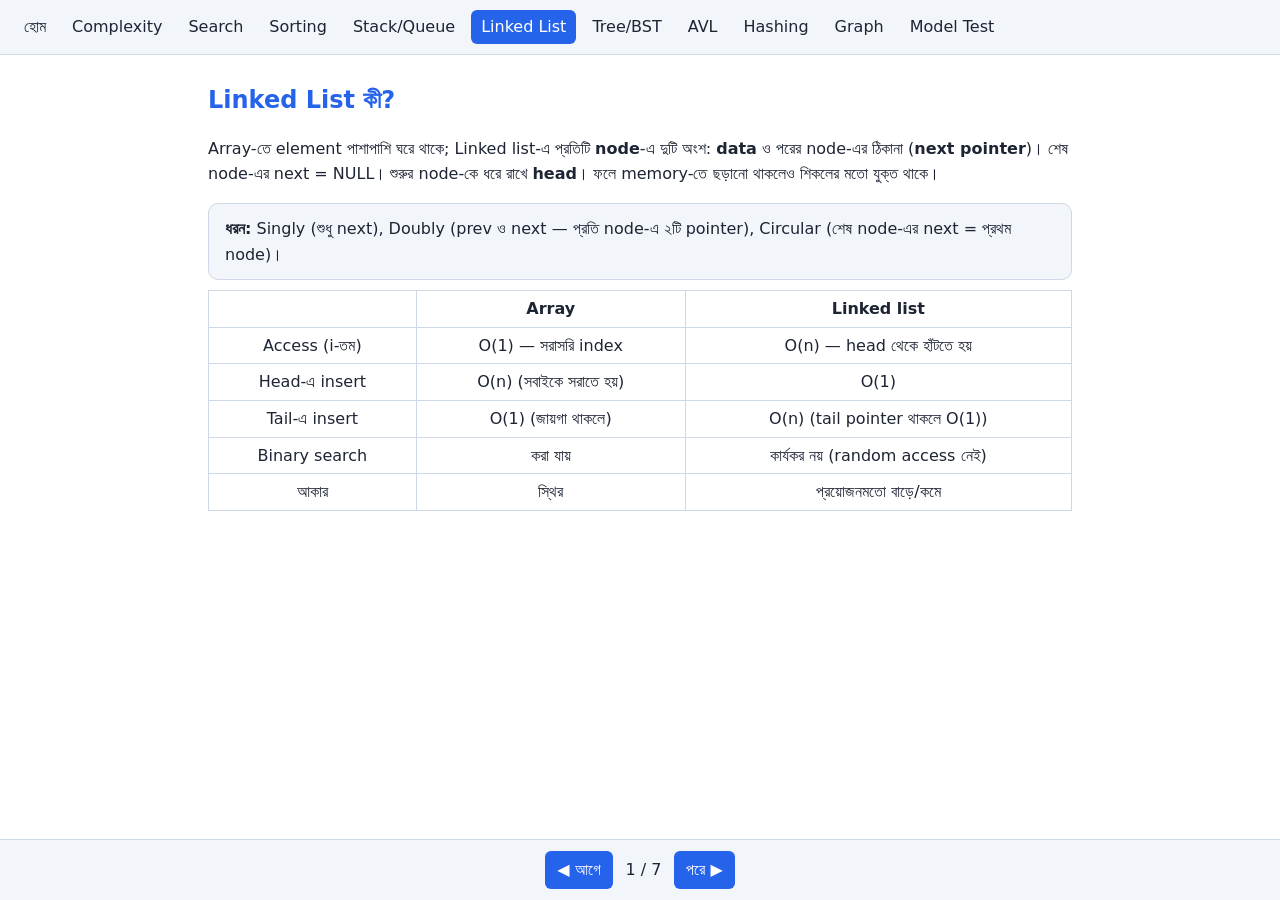
<file: linkedlist.html>
<!doctype html><html lang="bn"><head><meta charset="utf-8"><meta name="viewport" content="width=device-width,initial-scale=1"><title>Linked</title><link rel="stylesheet" href="style.css">
<style>
.llx{color:inherit}
.llx .llx-row{display:flex;align-items:center;gap:8px;margin:10px 0;flex-wrap:wrap}
.llx .llx-pg{font-size:13px;opacity:.75;margin-left:auto}
.llx input[type=range]{width:100%}
.llx .llx-grid{display:grid;grid-template-columns:repeat(auto-fit,minmax(280px,1fr));gap:14px;margin-top:12px}
.llx .llx-cap{font-size:12px;opacity:.75;margin:0 0 4px}
.llx .llx-cb{background:rgba(128,128,128,.12);border-radius:8px;padding:6px 0;overflow-x:auto;margin:0 0 10px}
.llx .llx-cl{white-space:pre;font-family:ui-monospace,Menlo,Consolas,monospace;font-size:12px;padding:2px 8px;line-height:1.6}
.llx .llx-cl.on{background:rgba(56,139,253,.22);font-weight:600}
.llx .llx-cl.call{background:rgba(210,153,34,.28)}
.llx .llx-tx{border:1px solid rgba(128,128,128,.4);border-radius:10px;padding:12px 14px;margin:0 0 10px}
.llx .llx-tx p{margin:0}
.llx .llx-tx p:last-child{font-size:14px;line-height:1.7}
.llx .llx-out{background:rgba(128,128,128,.14);border-radius:8px;padding:8px 10px;font-family:ui-monospace,Menlo,Consolas,monospace;font-size:12px;line-height:1.6;min-height:70px;white-space:pre-wrap}
.llx svg{display:block;max-width:100%;height:auto}
.llx svg text{fill:currentColor;font-size:12px}
.llx svg .th{font-size:14px;font-weight:600}
.llx .llx-arr{stroke:currentColor;stroke-opacity:.6;stroke-width:1.5;fill:none}
.llx .llx-teal{fill:rgba(29,158,117,.18);stroke:#1D9E75}
.llx .llx-purple{fill:rgba(127,119,221,.2);stroke:#7F77DD}
.llx .llx-amber{fill:rgba(239,159,39,.22);stroke:#EF9F27}
.llx .llx-gray{fill:rgba(136,135,128,.18);stroke:#888780}
.llx .llx-red{fill:rgba(226,75,74,.2);stroke:#E24B4A}
@keyframes llxpop{from{opacity:0;transform:scale(.85)}to{opacity:1;transform:scale(1)}}
@media (prefers-reduced-motion:no-preference){.llx .pop{animation:llxpop .5s ease-out;transform-box:fill-box;transform-origin:center}}
.llx button.llx-on{border-color:#378ADD;box-shadow:inset 0 0 0 1px #378ADD;font-weight:600}
</style></head><body>
<section class="slide"><h2>Linked List কী?</h2>
<p>Array-তে element পাশাপাশি ঘরে থাকে; Linked list-এ প্রতিটি <b>node</b>-এ দুটি অংশ: <b>data</b> ও পরের node-এর ঠিকানা (<b>next pointer</b>)। শেষ node-এর next = NULL। শুরুর node-কে ধরে রাখে <b>head</b>। ফলে memory-তে ছড়ানো থাকলেও শিকলের মতো যুক্ত থাকে।</p>
<div class="card"><b>ধরন:</b> Singly (শুধু next), Doubly (prev ও next — প্রতি node-এ ২টি pointer), Circular (শেষ node-এর next = প্রথম node)।</div>
<table><tr><th></th><th>Array</th><th>Linked list</th></tr><tr><td>Access (i-তম)</td><td>O(1) — সরাসরি index</td><td>O(n) — head থেকে হাঁটতে হয়</td></tr><tr><td>Head-এ insert</td><td>O(n) (সবাইকে সরাতে হয়)</td><td>O(1)</td></tr><tr><td>Tail-এ insert</td><td>O(1) (জায়গা থাকলে)</td><td>O(n) (tail pointer থাকলে O(1))</td></tr><tr><td>Binary search</td><td>করা যায়</td><td>কার্যকর নয় (random access নেই)</td></tr><tr><td>আকার</td><td>স্থির</td><td>প্রয়োজনমতো বাড়ে/কমে</td></tr></table></section>
<section class="slide"><h2>Linked list ইন্টারেক্টিভ</h2>
<div class="card"><b>কীভাবে চালাবে:</b> মান লিখে head/tail/নির্দিষ্ট অবস্থানে insert করো; মান লিখে delete বা search করো; Reverse চাপলে সব তীর উল্টে যায়। Search-এ কয়টি node ঘুরতে হলো তা দেখাবে।</div>
<input id="v" type="number" value="5" style="width:70px"> অবস্থান <input id="p" type="number" value="1" style="width:55px">
<button onclick="L.unshift(+$('#v').value);d('head-এ insert O(1)')">Head-এ insert</button><button onclick="L.push(+$('#v').value);d('tail-এ insert — শেষ পর্যন্ত হাঁটা O(n)')">Tail-এ insert</button><button onclick="at()">অবস্থানে insert</button><button onclick="del()">মান delete</button><button onclick="sr()">Search</button><button onclick="L.reverse();d('Reverse — প্রতিটি pointer উল্টে গেল O(n)')">Reverse</button>
<div id="ll" style="margin:14px 0"></div><p id="lm"></p>
<pre>struct node { int data; struct node *next; };
void insertHead(struct node **h,int v){ struct node *n=malloc(sizeof *n); n->data=v; n->next=*h; *h=n; }
void deleteValue(struct node **h,int v){ while(*h &amp;&amp; (*h)->data!=v) h=&amp;(*h)->next;
   if(*h){ struct node *t=*h; *h=t->next; free(t);} }</pre></section>
<section class="slide"><h2>C কোড অ্যানিমেশন: ধাপে ধাপে</h2>
<div class="card"><b>কীভাবে দেখবে:</b> "পরে" চাপলে একটা করে লাইন চলবে, "অটো প্লে" দিলে নিজে নিজে চলবে, নিচের স্লাইডার টেনে যেকোনো ধাপে যাওয়া যায়। ডানে কোন লাইন চলছে, বামে মেমোরিতে node ও পয়েন্টারের অবস্থা, আর নিচে টার্মিনালের আউটপুট একসাথে বদলাবে।<br><b>রঙের মানে:</b> বেগুনি = head, সবুজ = list এর node, হলুদ = এইমাত্র malloc হওয়া node, ধূসর ড্যাশ = list থেকে বাদ পড়া node, লাল = free হয়ে যাওয়া node, কমলা তীর = h, t, n পয়েন্টার।</div>
<div class="llx" id="llx">
<div id="lla-viz"></div>
<div class="llx-row">
<button id="lla-prev" type="button">◀ আগে</button>
<button id="lla-next" type="button">পরে ▶</button>
<button id="lla-play" type="button">▶ অটো প্লে</button>
<button id="lla-reset" type="button">↺ রিসেট</button>
<span id="lla-pg" class="llx-pg"></span>
</div>
<input type="range" id="lla-sl" min="0" value="0" step="1" aria-label="ধাপ বাছাই">
<div class="llx-grid">
<div><p class="llx-cap">main()</p><div class="llx-cb" id="lla-cm"></div><div id="lla-cf"></div></div>
<div>
<div class="llx-tx"><p class="llx-cap">এই ধাপে কী হচ্ছে</p><p id="lla-tx"></p></div>
<p class="llx-cap">টার্মিনাল আউটপুট</p><div class="llx-out" id="lla-out"></div>
</div>
</div>
</div>
<details style="margin-top:14px"><summary>পুরো C কোড দেখো</summary>
<pre>#include &lt;stdio.h&gt;
#include &lt;stdlib.h&gt;

struct node {
    int data;
    struct node *next;
};

void insertHead(struct node **h, int v) {
    struct node *n = malloc(sizeof *n);
    if (n == NULL) {
        printf("Memory allocation failed!\n");
        return;
    }
    n-&gt;data = v;
    n-&gt;next = *h;
    *h = n;
    printf("%d inserted successfully!\n", v);
}

void deleteValue(struct node **h, int v) {
    while (*h &amp;&amp; (*h)-&gt;data != v) {
        h = &amp;(*h)-&gt;next;
    }
    if (*h) {
        struct node *t = *h;
        *h = t-&gt;next;
        free(t);
        printf("%d deleted successfully!\n", v);
    } else {
        printf("%d not found!\n", v);
    }
}

void display(struct node *h) {
    printf("Linked List: ");
    while (h != NULL) {
        printf("%d -&gt; ", h-&gt;data);
        h = h-&gt;next;
    }
    printf("NULL\n");
}

void freeList(struct node **h) {
    while (*h) {
        struct node *t = *h;
        *h = t-&gt;next;
        free(t);
    }
}

int main() {
    struct node *head = NULL;
    insertHead(&amp;head, 30);
    insertHead(&amp;head, 20);
    insertHead(&amp;head, 10);
    display(head);
    deleteValue(&amp;head, 20);
    display(head);
    insertHead(&amp;head, 5);
    display(head);
    freeList(&amp;head);
    return 0;
}</pre></details></section>
<section class="slide"><h2>Doubly ও Circular Linked List</h2>
<div class="card"><b>কীভাবে দেখবে:</b> উপরের বোতাম দিয়ে Doubly বা Circular বাছো, তারপর "পরে" চাপো বা অটো প্লে দাও। কমলা মোটা তীর মানে ওই ধাপে সেই পয়েন্টারটা বদলাল। নীল তীর = next, বেগুনি তীর = prev, হলুদ node = এইমাত্র malloc হওয়া, ধূসর = list থেকে বাদ পড়া, লাল = free হয়ে যাওয়া।</div>
<div class="llx" id="lld">
<div class="llx-row">
<button id="lld-md" type="button">Doubly linked list</button>
<button id="lld-mc" type="button">Circular linked list</button>
</div>
<div id="lld-viz"></div>
<div class="llx-row">
<button id="lld-prev" type="button">◀ আগে</button>
<button id="lld-next" type="button">পরে ▶</button>
<button id="lld-play" type="button">▶ অটো প্লে</button>
<button id="lld-reset" type="button">↺ রিসেট</button>
<span id="lld-pg" class="llx-pg"></span>
</div>
<input type="range" id="lld-sl" min="0" value="0" step="1" aria-label="ধাপ বাছাই">
<div class="llx-grid">
<div><p class="llx-cap" id="lld-ct">কোড</p><div class="llx-cb" id="lld-cd"></div></div>
<div>
<div class="llx-tx"><p class="llx-cap">এই ধাপে কী হচ্ছে</p><p id="lld-tx"></p></div>
<p class="llx-cap">আউটপুট</p><div class="llx-out" id="lld-out" style="min-height:40px"></div>
</div>
</div>
</div>
<p><b>Doubly linked list:</b> প্রতিটি node এ দুটো পয়েন্টার, <b>prev</b> (পেছনের node) আর <b>next</b> (সামনের node)। প্রথম node এর prev এবং শেষ node এর next = NULL। সুবিধা: পেছনে যাওয়া যায়, আর কোনো node এর পয়েন্টার জানা থাকলে delete O(1) (আগের node খুঁজতে হাঁটতে হয় না)। অসুবিধা: প্রতি node এ বাড়তি পয়েন্টারের মেমোরি, আর insert/delete এ দুই দিকের পয়েন্টার সামলাতে হয়।</p>
<pre>struct dnode {
    int data;
    struct dnode *prev;
    struct dnode *next;
};

// a এর ঠিক পরে নতুন node বসানো
void insertAfter(struct dnode *a, int v) {
    struct dnode *n = malloc(sizeof *n);
    n-&gt;data = v;
    n-&gt;next = a-&gt;next;                 // ১. নতুন node এর next
    n-&gt;prev = a;                       // ২. নতুন node এর prev
    if (a-&gt;next) a-&gt;next-&gt;prev = n;    // ৩. পরের node এর prev
    a-&gt;next = n;                       // ৪. a এর next সবার শেষে
}

// p কে সরাসরি মোছা, আগের node খুঁজতে হাঁটতে হয় না
void deleteNode(struct dnode **head, struct dnode *p) {
    if (p-&gt;prev) p-&gt;prev-&gt;next = p-&gt;next;
    else *head = p-&gt;next;              // p নিজেই head ছিল
    if (p-&gt;next) p-&gt;next-&gt;prev = p-&gt;prev;
    free(p);
}

// tail থেকে উল্টো দিকে প্রিন্ট
void printBackward(struct dnode *tail) {
    for (struct dnode *c = tail; c; c = c-&gt;prev)
        printf("%d ", c-&gt;data);
}</pre>
<div class="card"><b>মনে রাখো:</b> insert এ আগে নতুন node এর দুই লিংক ঠিক করতে হয় (১, ২), তারপর পুরনো node গুলো বদলাতে হয় (৩, ৪)। <code>a-&gt;next = n</code> আগে করলে পরের node এর ঠিকানা হারিয়ে যায়।</div>
<p><b>Circular linked list:</b> শেষ node এর next NULL না হয়ে আবার প্রথম node কে ধরে, ফলে শিকলটা বৃত্ত। এখানে head এর বদলে <b>tail</b> পয়েন্টার রাখা হয়, কারণ <code>tail-&gt;next</code> ই হলো head। তাতে শুরু ও শেষ দুই জায়গাতেই insert O(1)। ব্যবহার: round-robin scheduling, music playlist এর repeat mode।</p>
<pre>struct cnode {
    int data;
    struct cnode *next;
};

// শেষে insert (tail পয়েন্টার বদলায়)
void insertEnd(struct cnode **tail, int v) {
    struct cnode *n = malloc(sizeof *n);
    n-&gt;data = v;
    if (*tail == NULL) {            // list খালি
        n-&gt;next = n;                // নিজেই নিজেকে ধরে
        *tail = n;
    } else {
        n-&gt;next = (*tail)-&gt;next;    // নতুন node এর next = head
        (*tail)-&gt;next = n;          // পুরনো tail এর next = নতুন node
        *tail = n;                  // tail সরলো
    }
}

// do-while, কারণ NULL এ কখনো পৌঁছানো যায় না
void display(struct cnode *tail) {
    if (!tail) return;
    struct cnode *c = tail-&gt;next;   // head থেকে শুরু
    do {
        printf("%d -&gt; ", c-&gt;data);
        c = c-&gt;next;
    } while (c != tail-&gt;next);      // আবার head এ ফিরলে থামো
}</pre>
<div class="card"><b>ফাঁদ:</b> সাধারণ list এর মতো <code>while (c != NULL)</code> দিলে লুপ কখনো থামবে না। তাই head এর সাথে তুলনা করে থামতে হয়।</div>
<table><tr><th></th><th>Singly</th><th>Doubly</th><th>Circular (singly)</th></tr>
<tr><td>প্রতি node এ পয়েন্টার</td><td>১টি</td><td>২টি</td><td>১টি</td></tr>
<tr><td>পেছনে যাওয়া</td><td>যায় না</td><td>যায়</td><td>যায় না</td></tr>
<tr><td>Head তে insert</td><td>O(1)</td><td>O(1)</td><td>O(1)</td></tr>
<tr><td>Tail এ insert</td><td>O(n) (tail পয়েন্টার থাকলে O(1))</td><td>O(1) (tail পয়েন্টার থাকলে)</td><td>O(1) (tail পয়েন্টার থাকলে)</td></tr>
<tr><td>পয়েন্টার জানা node মোছা</td><td>O(n) (আগের node খুঁজতে)</td><td>O(1)</td><td>O(n) (আগের node খুঁজতে)</td></tr>
<tr><td>শেষ node এর next</td><td>NULL</td><td>NULL</td><td>head</td></tr></table></section>
<section class="slide"><h2>2D Array-র ঠিকানা (Row-major / Column-major)</h2>
<p>Array memory-তে এক লাইনে থাকে। দুই-মাত্রার array R×C-কে সারি ধরে (row-major) বা কলাম ধরে (column-major) সাজানো যায়:</p>
<div class="card">Row-major: ঠিকানা = Base + size × (i × C + j) · Column-major: ঠিকানা = Base + size × (j × R + i) (i, j = 0 থেকে শুরু)।</div>
<p>R <input id="R" type="number" value="20" style="width:60px"> C <input id="C" type="number" value="50" style="width:60px"> element size <input id="S" type="number" value="4" style="width:55px"> Base <input id="B" type="number" value="2000" style="width:75px"> i <input id="i" type="number" value="10" style="width:75px"> j <input id="j" type="number" value="10" style="width:75px"> <button onclick="ad()">হিসাব</button></p><p id="am"></p></section>
<section class="slide"><h2>Array বনাম Linked list: ঠিকানা কীভাবে পাই?</h2>
<p>উপরের 2D array স্লাইডের হিসাবটা linked list এর অংশ নয়, বরং linked list কেন আলাদা সেটা বোঝার তুলনা।</p>
<div class="card"><b>Array:</b> সব element মেমোরিতে গায়ে গায়ে থাকে, তাই i-তম element এর ঠিকানা সূত্রে এক ধাপে বের হয়: <code>Base + size × i</code>। 2D তে row-major এ <code>Base + size × (i × C + j)</code>। উপরের উদাহরণে 4040 বা 2840 একটা হিসাবেই পাওয়া গেছে, কোনো লুপ লাগেনি। তাই access O(1)।</div>
<div class="card"><b>Linked list:</b> প্রতিটি node <code>malloc</code> দিয়ে মেমোরির যেকোনো জায়গায় তৈরি হয় (যেমন 0x1A0, 0x2B0, 0x3C0), ব্যবধানের কোনো নিয়ম নেই। তাই সূত্র খাটে না। ঠিকানা কেবল আগের node এর <code>next</code> এর ভেতরে লেখা থাকে। i-তম node এ যেতে head থেকে i ধাপ হাঁটতে হয়, তাই access O(n)।</div>
<table><tr><th></th><th>Array</th><th>Linked list</th></tr>
<tr><td>মেমোরিতে অবস্থান</td><td>পরপর (contiguous)</td><td>ছড়ানো, পয়েন্টারে যুক্ত</td></tr>
<tr><td>i-তম এর ঠিকানা</td><td>সূত্র দিয়ে এক ধাপে</td><td>পয়েন্টার ধরে i ধাপ হাঁটা</td></tr>
<tr><td>মাঝখানে/শুরুতে insert</td><td>পরের সবাইকে সরাতে হয়, O(n)</td><td>কয়েকটা পয়েন্টার বদলালেই হয় (পজিশন জানা থাকলে O(1))</td></tr>
<tr><td>বাড়তি মেমোরি</td><td>নেই</td><td>প্রতি node এ পয়েন্টার</td></tr>
<tr><td>Cache আচরণ</td><td>ভালো (কাছাকাছি ডেটা)</td><td>তুলনামূলক খারাপ</td></tr></table>
<div class="card"><b>পরীক্ষার পয়েন্ট:</b> "কোনটায় O(1) random access?" উত্তর array। "কোনটায় head এ insert O(1)?" উত্তর linked list। দুটোর কারণই এই মেমোরি বিন্যাসের পার্থক্য।</div></section>
<section class="slide"><h2>অনুশীলন প্রশ্ন</h2><div id="qz"></div></section>
<script src="bank.js"></script><script src="fig.js"></script><script src="app.js"></script><script>
quiz('ll','#qz');let L=[3,7,9];
function d(t){$('#ll').innerHTML='<span class="box">head</span><span class="arr">→</span>'+L.map(v=>'<span class="box">'+v+'</span><span class="arr">→</span>').join('')+'<span class="box">NULL</span>';if(t)$('#lm').textContent=t}
function at(){const p=Math.max(1,Math.min(L.length+1,+$('#p').value));L.splice(p-1,0,+$('#v').value);d('অবস্থান '+p+'-এ insert — p−1 ধাপ হাঁটতে হয়েছে')}
function del(){const i=L.indexOf(+$('#v').value);if(i<0)return d('মান নেই');L.splice(i,1);d('delete — '+(i+1)+'টি node ঘুরে পাওয়া গেছে')}
function sr(){const i=L.indexOf(+$('#v').value);d(i<0?'পাওয়া যায়নি, '+L.length+'টি node ঘুরতে হলো':'পাওয়া গেছে, '+(i+1)+'টি node ঘুরে')}
function ad(){const R=+$('#R').value,C=+$('#C').value,S=+$('#S').value,B=+$('#B').value,i=+$('#i').value,j=+$('#j').value;$('#am').innerHTML='Row-major: '+B+' + '+S+'×('+i+'×'+C+'+'+j+') = <b>'+(B+S*(i*C+j))+'</b><br>Column-major: '+B+' + '+S+'×('+j+'×'+R+'+'+i+') = <b>'+(B+S*(j*R+i))+'</b>'}
d();ad();</script>
<script>
(function(){
const SN={
main:["struct node *head = NULL;","insertHead(&head, 30);","insertHead(&head, 20);","insertHead(&head, 10);","display(head);","deleteValue(&head, 20);","display(head);","insertHead(&head, 5);","display(head);","freeList(&head);","return 0;"],
insertHead:["struct node *n = malloc(sizeof *n);","if (n == NULL) { ...; return; }","n->data = v;","n->next = *h;","*h = n;","printf(\"%d inserted...\", v);"],
deleteValue:["while (*h && (*h)->data != v)","    h = &(*h)->next;","if (*h) {","    struct node *t = *h;","    *h = t->next;","    free(t);","    printf(\"%d deleted...\", v);"],
display:["printf(\"Linked List: \");","while (h != NULL) {","    printf(\"%d -> \", h->data);","    h = h->next;","printf(\"NULL\\n\");"],
freeList:["while (*h) {","    struct node *t = *h;","    *h = t->next;","    free(t);"]
};
const TT={insertHead:"insertHead(struct node **h, int v)",deleteValue:"deleteValue(struct node **h, int v)",display:"display(struct node *h)",freeList:"freeList(struct node **h)"};
const A={30:"0x1A0",20:"0x2B0",10:"0x3C0",5:"0x4D0"};
let S={nodes:[],fl:null,hAt:null,cur:null,t:null,det:null,out:[],part:null,pulse:null},ML=0;
const steps=[];
function P(fn,line,txt,mut){S.pulse=null;if(mut)mut(S);steps.push({fn:fn,line:line,ml:ML,txt:txt,s:JSON.parse(JSON.stringify(S))});}
function ins(v,ml){ML=ml;const had=S.nodes.length,old=had?S.nodes[0].v:null;
P('main',ml,'main() থেকে insertHead কল হলো। &head পাঠানো হয়েছে, তাই ফাংশনের h হলো head ভ্যারিয়েবলের ঠিকানা।');
P('insertHead',0,'malloc দিয়ে heap এ নতুন node এর জায়গা নেওয়া হলো (ঠিকানা '+A[v]+')। ভেতরে এখনো কোনো মান নেই।',function(s){s.fl={v:null,a:A[v],d:0,n:0};s.hAt='head'});
P('insertHead',1,'NULL চেক: n NULL নয়, মানে মেমোরি পাওয়া গেছে। তাই return না করে এগিয়ে যাই।');
P('insertHead',2,'n->data = v: নতুন node এর data ঘরে '+v+' বসলো।',function(s){s.fl.v=v;s.fl.d=1});
P('insertHead',3,had?'n->next = *h: *h মানে বর্তমান head, অর্থাৎ '+old+' এর node। নতুন node এর next সেটাকেই দেখাচ্ছে।':'n->next = *h: list খালি, তাই *h = NULL। নতুন node এর next = NULL।',function(s){s.fl.n=1});
P('insertHead',4,'*h = n: head ভ্যারিয়েবল এখন নতুন node কে দেখায়। নতুন node list এর একদম সামনে ঢুকে গেল (O(1))।',function(s){s.nodes.unshift({v:v,a:A[v]});s.fl=null;s.pulse=A[v]});
P('insertHead',5,v+' inserted successfully! প্রিন্ট হলো।',function(s){s.out.push(v+' inserted successfully!');s.hAt=null});}
function dsp(ml){ML=ml;const vals=S.nodes.map(function(x){return x.v}),n=vals.length;
P('main',ml,'display(head) কল হলো। head এর মান কপি হয়ে ফাংশনের h এ গেছে। এখানে শুধু পড়া হবে, list বদলাবে না।',function(s){s.det=null});
P('display',0,'শুরুতে "Linked List: " প্রিন্ট। h এখন প্রথম node কে দেখাচ্ছে।',function(s){s.part='Linked List: ';s.cur=0});
vals.forEach(function(v,i){
P('display',1,'h != NULL? h এ '+v+' এর node আছে, শর্ত সত্য, লুপে ঢুকলাম।');
P('display',2,v+' -> প্রিন্ট হলো (h->data পড়া হলো)।',function(s){s.part+=v+' -> '});
P('display',3,'h = h->next: h পরের '+(i+1<n?'node':'ঘর (NULL)')+' এ সরে গেল।',function(s){s.cur=i+1<n?i+1:'null'});});
P('display',1,'h এখন NULL, শর্ত মিথ্যা, লুপ শেষ।');
P('display',4,'শেষে NULL প্রিন্ট করে লাইন সম্পূর্ণ।',function(s){s.out.push(s.part+'NULL');s.part=null;s.cur=null});}
function buildDel(){ML=5;
P('main',5,'deleteValue(&head, 20) কল হলো। আবারও &head, তাই h হলো head এর ঠিকানা (pointer to pointer)।');
P('deleteValue',0,'while: *h মানে head, অর্থাৎ 10 এর node। 10 != 20 সত্য, তাই লুপ চলবে।',function(s){s.hAt='head'});
P('deleteValue',1,'h = &(*h)->next: h এখন 10 এর next ঘরের ঠিকানা ধরছে। h নিজে node নয়, একটা "লিংক" কে ধরে।',function(s){s.hAt=0});
P('deleteValue',0,'আবার চেক: *h এখন 20 এর node। 20 != 20 মিথ্যা, লুপ থামলো। h ঠিক সেই লিংকে আছে যেটা 20 কে দেখায়।');
P('deleteValue',2,'if (*h): NULL নয়, মানে 20 খুঁজে পাওয়া গেছে।');
P('deleteValue',3,'t = *h: 20 এর node এর ঠিকানা t এ সেভ। পরে free করতে লাগবে, তাই হারালে চলবে না।',function(s){s.t=1});
P('deleteValue',4,'*h = t->next: 10 এর next এখন 30 কে দেখায়। 20 list থেকে বাদ, কিন্তু মেমোরিতে এখনো আছে।',function(s){s.det={v:20,a:A[20],at:1,freed:0};s.nodes.splice(1,1);s.t=null});
P('deleteValue',5,'free(t): 20 এর node এর মেমোরি সিস্টেমকে ফেরত দেওয়া হলো।',function(s){s.det.freed=1});
P('deleteValue',6,'20 deleted successfully! প্রিন্ট হলো।',function(s){s.out.push('20 deleted successfully!');s.hAt=null});}
function buildFree(){ML=9;
P('main',9,'freeList(&head): শেষে সব node মুছে মেমোরি লিক আটকানো হচ্ছে।',function(s){s.det=null});
while(S.nodes.length){const v=S.nodes[0].v,a=S.nodes[0].a;
P('freeList',0,'while (*h): *h এখন '+v+' এর node, NULL নয়, লুপ চলবে।',function(s){s.hAt='head'});
P('freeList',1,'t = *h: '+v+' এর node এর ঠিকানা t তে রাখা হলো।',function(s){s.t=0});
P('freeList',2,'*h = t->next: head আগে পরের node এ সরলো। আগে free করলে পরের node এর পথ হারিয়ে যেত।',function(s){s.nodes.shift();s.det={v:v,a:a,at:0,freed:0};s.t=null});
P('freeList',3,'free(t): '+v+' এর node এর মেমোরি ছেড়ে দেওয়া হলো।',function(s){s.det.freed=1});}
P('freeList',0,'*h এখন NULL, লুপ শেষ। সব node free হয়ে গেছে।',function(s){s.det=null;s.hAt=null});
ML=10;P('main',10,'return 0: প্রোগ্রাম শেষ। head = NULL, কোনো মেমোরি লিক নেই।');}
P('main',0,'struct node *head = NULL: head নামে একটা পয়েন্টার ভ্যারিয়েবল তৈরি হলো, যা এখনো কিছুই দেখায় না। অর্থাৎ list খালি।');
ins(30,1);ins(20,2);ins(10,3);dsp(4);buildDel();dsp(6);ins(5,7);dsp(8);buildFree();

let idx=0,timer=null;
const q=function(id){return document.getElementById('lla-'+id)};
const esc=function(t){return t.replace(/&/g,'&amp;').replace(/</g,'&lt;').replace(/>/g,'&gt;')};
const R='#D85A30';
function arr(x1,y1,x2,y2,c){return '<line x1="'+x1+'" y1="'+y1+'" x2="'+x2+'" y2="'+y2+'" class="llx-arr" marker-end="url(#llarrow)"'+(c?' style="stroke:'+c+';stroke-opacity:1"':'')+'/>';}
function rc(x,y,w,h,cls,extra){return '<rect class="'+cls+'" x="'+x+'" y="'+y+'" width="'+w+'" height="'+h+'" rx="6" stroke-width="1"'+(extra||'')+'/>';}
function tx(x,y,t,cls){return '<text'+(cls?' class="'+cls+'"':'')+' x="'+x+'" y="'+y+'" text-anchor="middle" dominant-baseline="central">'+t+'</text>';}
function mk(x,y,x2,y2,label,lx,ly){return arr(x,y,x2,y2,R)+'<text x="'+lx+'" y="'+ly+'" text-anchor="middle" style="fill:'+R+'">'+label+'</text>';}
function draw(s){
const n=s.nodes.length,X=function(i){return 120+i*130},Y=110;
let o='<svg width="100%" viewBox="0 0 680 290" role="img" aria-label="লিংকড লিস্টের মেমোরি চিত্র"><defs><marker id="llarrow" viewBox="0 0 10 10" refX="8" refY="5" markerWidth="6" markerHeight="6" orient="auto-start-reverse"><path d="M2 1L8 5L2 9" fill="none" stroke="context-stroke" stroke-width="1.5" stroke-linecap="round" stroke-linejoin="round"/></marker></defs>';
o+='<g>'+rc(20,Y,60,40,'llx-purple')+tx(50,Y+20,'head','th')+'</g>';
o+=arr(80,Y+20,X(0)-2,Y+20);
s.nodes.forEach(function(nd,i){const x=X(i);
o+='<g'+(nd.a===s.pulse?' class="pop"':'')+'>'+rc(x,Y,100,40,'llx-teal')+tx(x+25,Y+20,nd.v,'th')+tx(x+75,Y+20,'next')+'<line x1="'+(x+50)+'" y1="'+Y+'" x2="'+(x+50)+'" y2="'+(Y+40)+'" stroke="#1D9E75" stroke-width="1"/></g>';
o+=tx(x+50,Y+58,nd.a);
o+=arr(x+88,Y+20,X(i+1)-2,Y+20);});
o+='<g>'+rc(X(n),Y+5,56,30,'llx-gray',' stroke-dasharray="3 3"')+tx(X(n)+28,Y+20,'NULL')+'</g>';
if(s.fl){const f=s.fl,x=X(0);
o+='<g class="pop">'+rc(x,30,100,40,'llx-amber')+tx(x+25,50,f.d?f.v:'?','th')+tx(x+75,50,f.n?'next':'?')+'<line x1="'+(x+50)+'" y1="30" x2="'+(x+50)+'" y2="70" stroke="#EF9F27" stroke-width="1"/></g>';
o+=tx(x+50,20,'heap '+f.a);
o+=mk(x-36,50,x-2,50,'n',x-50,54);
if(f.n){o+=n?arr(x+75,72,x+55,108):arr(x+75,72,x+28,113);}}
if(s.hAt==='head')o+=mk(50,192,50,154,'h = &amp;head',50,208);
else if(typeof s.hAt==='number')o+=mk(X(s.hAt)+78,192,X(s.hAt)+78,154,'h = &amp;next',X(s.hAt)+78,208);
if(s.cur!==null){const cx=s.cur==='null'?X(n)+28:X(s.cur)+50;o+=mk(cx,78,cx,(s.cur==='null'?113:108),'h',cx,70);}
if(s.t!==null){const tx0=X(s.t)+50;o+=mk(tx0,194,tx0,156,'t',tx0,210);}
if(s.det){const d=s.det,x=X(d.at);
o+='<g>'+rc(x,228,100,40,d.freed?'llx-red':'llx-gray',' stroke-dasharray="4 3"')+tx(x+50,248,d.v,'th')+'</g>';
o+='<text x="'+(x-8)+'" y="252" text-anchor="end" style="fill:'+R+'">t</text>';
o+=tx(x+50,284,d.freed?'free() হয়েছে':'list থেকে বাদ');}
return o+'</svg>';}
function code(lines,hi,cls){return lines.map(function(l,i){return '<div class="llx-cl'+(i===hi?' '+cls:'')+'">'+esc(l)+'</div>'}).join('');}
function render(){
const st=steps[idx],s=st.s;
q('viz').innerHTML=draw(s);
q('cm').innerHTML=code(SN.main,st.ml,st.fn==='main'?'on':'call');
q('cf').innerHTML=st.fn==='main'?'':'<p class="llx-cap">'+esc(TT[st.fn])+'</p><div class="llx-cb">'+code(SN[st.fn],st.line,'on')+'</div>';
q('tx').textContent=st.txt;
q('out').textContent=s.out.concat(s.part!==null?[s.part+'_']:[]).join('\n')||'(এখনো কিছু প্রিন্ট হয়নি)';
q('pg').textContent='ধাপ '+(idx+1)+' / '+steps.length;
const sl=q('sl');sl.max=steps.length-1;sl.value=idx;}
function stop(){if(timer){clearInterval(timer);timer=null;q('play').textContent='▶ অটো প্লে';}}
function go(dd){stop();idx=Math.max(0,Math.min(steps.length-1,idx+dd));render();}
function play(){if(timer){stop();return;}
if(idx>=steps.length-1)idx=0;
q('play').textContent='⏸ থামাও';
render();
timer=setInterval(function(){if(idx>=steps.length-1){stop();return;}idx++;render();},1900);}
q('prev').addEventListener('click',function(){go(-1)});
q('next').addEventListener('click',function(){go(1)});
q('play').addEventListener('click',play);
q('reset').addEventListener('click',function(){stop();idx=0;render()});
q('sl').addEventListener('input',function(){stop();idx=+this.value;render()});
render();
})();
</script>
<script>
(function(){
const SN={
d:{struct:["struct dnode {","    int data;","    struct dnode *prev;","    struct dnode *next;","};"],
insertAfter:["struct dnode *n = malloc(sizeof *n);","n->data = v;","n->next = a->next;","n->prev = a;","if (a->next) a->next->prev = n;","a->next = n;"],
deleteNode:["if (p->prev) p->prev->next = p->next;","else *head = p->next;","if (p->next) p->next->prev = p->prev;","free(p);"],
printBackward:["for (struct dnode *c = tail; c; c = c->prev)","    printf(\"%d \", c->data);"]},
c:{struct:["struct cnode {","    int data;","    struct cnode *next;","};"],
insertEnd:["struct cnode *n = malloc(sizeof *n);","n->data = v;","if (*tail == NULL) {","    n->next = n;  *tail = n;","} else {","    n->next = (*tail)->next;","    (*tail)->next = n;","    *tail = n;","}"],
display:["if (!tail) return;","struct cnode *c = tail->next;","do {","    printf(\"%d -> \", c->data);","    c = c->next;","} while (c != tail->next);"]}};
const SIG={struct:"node এর গঠন",insertAfter:"insertAfter(struct dnode *a, int v)",deleteNode:"deleteNode(struct dnode **head, struct dnode *p)",printBackward:"printBackward(struct dnode *tail)",insertEnd:"insertEnd(struct cnode **tail, int v)",display:"display(struct cnode *tail)"};
function builder(init){let S=init;const steps=[];
function P(fn,line,txt,mut){S.hot=[];if(mut)mut(S);steps.push({fn:fn,line:line,txt:txt,s:JSON.parse(JSON.stringify(S))});}
return {P:P,steps:steps};}
function buildD(){
const b=builder({order:['a','b','c'],nodes:{a:{v:10,n:'b',p:null},b:{v:20,n:'c',p:'a'},c:{v:30,n:null,p:'b'}},head:'a',tail:'c',cur:null,cl:'',hot:[],out:''});const P=b.P;
P('struct',-1,'Doubly linked list: প্রতিটি node এ দুটো পয়েন্টার। next সামনের node কে, prev পেছনের node কে দেখায়। প্রথম node এর prev এবং শেষ node এর next হলো NULL। নীল তীর = next, বেগুনি তীর = prev। head শুরু ধরে, tail শেষ ধরে।');
P('insertAfter',0,'insertAfter(a, 15): 10 এর ঠিক পরে 15 বসাবো। malloc দিয়ে নতুন node n তৈরি হলো (ওপরে হলুদ)। ভেতরের সব ঘর এখনো খালি।',function(s){s.nodes.x={v:null,raise:true};s.order.splice(1,0,'x')});
P('insertAfter',1,'n->data = v: data ঘরে 15 বসলো।',function(s){s.nodes.x.v=15});
P('insertAfter',2,'n->next = a->next: a এর পরে এখন 20 আছে। তাই নতুন node এর next 20 কে ধরলো। পুরনো list এর কোনো পয়েন্টার এখনো বদলায়নি, তাই list নিরাপদ।',function(s){s.nodes.x.n='b';s.hot=['x.n']});
P('insertAfter',3,'n->prev = a: নতুন node এর prev 10 কে ধরলো। এখন n এর দুই দিকের লিংক ঠিক।',function(s){s.nodes.x.p='a';s.hot=['x.p']});
P('insertAfter',4,'a->next->prev = n: a->next মানে এখনো 20 এর node। ওর prev আগে 10 কে দেখাত, এখন n কে দেখাবে। (a শেষ node হলে a->next NULL থাকত, তাই if চেক।)',function(s){s.nodes.b.p='x';s.hot=['b.p']});
P('insertAfter',5,'a->next = n: সবশেষে 10 এর next ও n কে দেখালো। মোট চারটা পয়েন্টার বদলালো: n এর দুটো, 20 এর prev, 10 এর next। ক্রম উল্টালে 20 এর ঠিকানা হারিয়ে যেতে পারত। node টা এখন সারিতে নেমে এলো।',function(s){s.nodes.a.n='x';s.nodes.x.raise=false;s.hot=['a.n']});
P('deleteNode',-1,'deleteNode(&head, p): 20 এর node মুছবো, p সেটাকে ধরে আছে। Singly list এ আগের node খুঁজতে পুরো list হাঁটতে হতো। এখানে p->prev দিয়েই সরাসরি আগের node পাই, তাই delete হয় O(1) এ।',function(s){s.cur='b';s.cl='p'});
P('deleteNode',0,'p->prev->next = p->next: p->prev হলো 15 এর node। ওর next এখন 20 এর বদলে 30 কে দেখায়।',function(s){s.nodes.x.n='c';s.hot=['x.n']});
P('deleteNode',2,'p->next->prev = p->prev: p->next হলো 30 এর node। ওর prev এখন 15 কে দেখায়। দুই দিক থেকেই 20 কে এড়িয়ে যাওয়া গেছে, তাই node টা list থেকে আলাদা (ধূসর, ওপরে)।',function(s){s.nodes.c.p='x';s.nodes.b.raise=true;s.nodes.b.stale=true;s.hot=['c.p']});
P('deleteNode',3,'free(p): 20 এর মেমোরি ছেড়ে দেওয়া হলো। (head মুছতে হলে else লাইন *head সরায়, এখানে 20 head নয় তাই সেটা চলেনি।)',function(s){s.nodes.b.cls='freed';s.cur=null});
P('printBackward',0,'পেছন থেকে হাঁটা: c = tail, মানে 30 এর node। Singly list এ এটা সম্ভব নয়, কারণ সেখানে prev পয়েন্টারই নেই।',function(s){s.order=['a','x','c'];delete s.nodes.b;s.cur='c';s.cl='c'});
P('printBackward',1,'printf: 30 প্রিন্ট হলো।',function(s){s.out='30 '});
P('printBackward',0,'c = c->prev: c পেছনে 15 এ সরলো।',function(s){s.cur='x'});
P('printBackward',1,'15 প্রিন্ট হলো।',function(s){s.out='30 15 '});
P('printBackward',0,'c = c->prev: c এখন 10 এ।',function(s){s.cur='a'});
P('printBackward',1,'10 প্রিন্ট হলো।',function(s){s.out='30 15 10 '});
P('printBackward',0,'c = c->prev: 10 এর prev NULL, তাই c = NULL, লুপ শেষ। আউটপুট উল্টো ক্রমে: 30 15 10।',function(s){s.cur=null});
return b.steps;}
function buildC(){
const b=builder({order:[],nodes:{},tail:null,cur:null,cl:'',hot:[],out:''});const P=b.P;
P('struct',-1,'Circular linked list: শেষ node এর next NULL নয়, বরং আবার প্রথম node কে ধরে। তাই শিকলটা একটা বৃত্ত। এখানে শুধু tail পয়েন্টার রাখা হয়েছে, কারণ head = tail->next, ফলে শেষে আর শুরুতে insert দুটোই O(1)। এখন list খালি, tail = NULL।');
P('insertEnd',0,'insertEnd(&tail, 10): malloc দিয়ে নতুন node n তৈরি হলো (ওপরে হলুদ)।',function(s){s.nodes.a={v:null,raise:true};s.order=['a']});
P('insertEnd',1,'n->data = v: data ঘরে 10 বসলো।',function(s){s.nodes.a.v=10});
P('insertEnd',2,'if (*tail == NULL): tail NULL, মানে list খালি। তাই প্রথম if ব্লকে ঢুকবো।');
P('insertEnd',3,'n->next = n: একটাই node, তাই সে নিজেকেই দেখায় (নিজের দিকে ঘুরে আসা তীর)। *tail = n: tail ও এই node। একটা node এর বৃত্ত তৈরি।',function(s){s.nodes.a.n='a';s.nodes.a.raise=false;s.tail='a';s.hot=['a.n']});
P('insertEnd',0,'insertEnd(&tail, 20): আবার malloc।',function(s){s.nodes.b={v:null,raise:true};s.order=['a','b']});
P('insertEnd',1,'n->data = 20।',function(s){s.nodes.b.v=20});
P('insertEnd',4,'এবার *tail NULL নয়, তাই else ব্লক চলবে।');
P('insertEnd',5,'n->next = (*tail)->next: tail->next মানে head (10)। নতুন node এর next তাই 10 কেই ধরলো, বৃত্ত বন্ধ থাকার ব্যবস্থা আগে হয়ে গেল।',function(s){s.nodes.b.n='a';s.hot=['b.n']});
P('insertEnd',6,'(*tail)->next = n: পুরনো tail (10) এর next এখন নতুন node কে দেখায়। node টা সারিতে নামলো।',function(s){s.nodes.a.n='b';s.nodes.b.raise=false;s.hot=['a.n']});
P('insertEnd',7,'*tail = n: tail এখন নতুন node (20)। head কিন্তু আগের জায়গাতেই, কারণ head = tail->next।',function(s){s.tail='b'});
P('insertEnd',1,'insertEnd(&tail, 30): malloc করে data = 30 বসলো (দুটো লাইন একসাথে দেখানো হলো)।',function(s){s.nodes.c={v:30,raise:true};s.order=['a','b','c']});
P('insertEnd',5,'n->next = (*tail)->next: tail (20) এর next হলো 10। নতুন node এর next তাই 10 কে ধরলো।',function(s){s.nodes.c.n='a';s.hot=['c.n']});
P('insertEnd',6,'(*tail)->next = n: 20 এর next এখন 30 কে দেখায়।',function(s){s.nodes.b.n='c';s.nodes.c.raise=false;s.hot=['b.n']});
P('insertEnd',7,'*tail = n: tail এখন 30। তিনটা node এর বৃত্ত সম্পূর্ণ: 10, 20, 30, আবার 10।',function(s){s.tail='c'});
P('display',0,'display(tail): প্রথমে চেক, list খালি হলে কিছু করার নেই। এখানে খালি নয়।');
P('display',1,'c = tail->next: tail এর next হলো head, তাই c এখন 10 এ।',function(s){s.cur='a';s.cl='c'});
P('display',3,'printf: 10 -> প্রিন্ট হলো।',function(s){s.out='10 -> '});
P('display',4,'c = c->next: c সরলো 20 এ।',function(s){s.cur='b'});
P('display',5,'while (c != tail->next): c = 20, head = 10, সমান নয়, তাই লুপ চলবে।');
P('display',3,'20 -> প্রিন্ট হলো।',function(s){s.out='10 -> 20 -> '});
P('display',4,'c = c->next: c সরলো 30 এ।',function(s){s.cur='c'});
P('display',5,'while (c != tail->next): c = 30, head = 10, সমান নয়, লুপ চলবে।');
P('display',3,'30 -> প্রিন্ট হলো।',function(s){s.out='10 -> 20 -> 30 -> '});
P('display',4,'c = c->next: 30 এর next হলো 10, তাই c ঘুরে আবার head এ ফিরে এলো। এটাই বৃত্তের বৈশিষ্ট্য।',function(s){s.cur='a';s.hot=['c.n']});
P('display',5,'while (c != tail->next): c = 10 = head, সমান, তাই লুপ শেষ। NULL এর জন্য অপেক্ষা করলে লুপ কখনো থামত না, এই কারণেই এখানে do-while এবং head এর সাথে তুলনা।',function(s){s.cur=null;s.out='10 -> 20 -> 30 -> (আবার 10 এ ফিরেছি)'});
return b.steps;}
const STEPS={d:buildD(),c:buildC()};
let mode='d',idx=0,timer=null;
const q=function(id){return document.getElementById('lld-'+id)};
const esc=function(t){return t.replace(/&/g,'&amp;').replace(/</g,'&lt;').replace(/>/g,'&gt;')};
const BL='#378ADD',PU='#7F77DD',HOT='#D85A30',GR='#888780';
function arrow(x1,y1,x2,y2,c,hot,stale){return '<line x1="'+x1+'" y1="'+y1+'" x2="'+x2+'" y2="'+y2+'" class="llx-arr" marker-end="url(#llcarrow)" style="stroke:'+(hot?HOT:c)+';stroke-opacity:'+(stale?'.45':'1')+';stroke-width:'+(hot?2.5:1.5)+(stale?';stroke-dasharray:4 3':'')+'"/>';}
function wrapP(x1,y1,x2,y2,hot){return '<path d="M'+x1+' '+y1+' V252 H'+x2+' V'+y2+'" fill="none" class="llx-arr" marker-end="url(#llcarrow)" style="stroke:'+(hot?HOT:BL)+';stroke-opacity:1;stroke-width:'+(hot?2.5:1.5)+'"/>';}
function tx(x,y,t,cls,col){return '<text'+(cls?' class="'+cls+'"':'')+' x="'+x+'" y="'+y+'" text-anchor="middle" dominant-baseline="central"'+(col?' style="fill:'+col+'"':'')+'>'+t+'</text>';}
function mark(x,yTop,label,above,color){
if(above)return '<line x1="'+x+'" y1="'+(yTop-34)+'" x2="'+x+'" y2="'+(yTop-3)+'" class="llx-arr" marker-end="url(#llcarrow)" style="stroke:'+color+';stroke-opacity:1"/>'+tx(x,yTop-42,label,'',color);
return '<line x1="'+x+'" y1="'+(yTop+24)+'" x2="'+x+'" y2="'+(yTop+3)+'" class="llx-arr" marker-end="url(#llcarrow)" style="stroke:'+color+';stroke-opacity:1"/>'+tx(x,yTop+36,label,'',color);}
function draw(m,s){
const D=m==='d',W=D?100:90,PITCH=D?140:150,X0=70,H=52,YN=150,YR=40;
const pos={};
s.order.forEach(function(id,i){const nd=s.nodes[id];pos[id]={x:X0+i*PITCH,y:nd.raise?YR:YN,r:!!nd.raise,i:i};});
let o='<svg width="100%" viewBox="0 0 680 300" role="img" aria-label="'+(D?'Doubly':'Circular')+' linked list চিত্র"><defs><marker id="llcarrow" viewBox="0 0 10 10" refX="8" refY="5" markerWidth="6" markerHeight="6" orient="auto-start-reverse"><path d="M2 1L8 5L2 9" fill="none" stroke="context-stroke" stroke-width="1.5" stroke-linecap="round" stroke-linejoin="round"/></marker></defs>';
if(!s.order.length)o+='<rect class="llx-gray" x="250" y="130" width="180" height="40" rx="6" stroke-width="1" stroke-dasharray="3 3"/>'+tx(340,150,'tail = NULL','th');
s.order.forEach(function(id){const nd=s.nodes[id],p=pos[id];
const cls=nd.cls==='freed'?'llx-red':(nd.stale?'llx-gray':(nd.raise?'llx-amber':'llx-teal'));
const v=nd.v===null?'?':nd.v,cy=p.y+H/2;
o+='<g'+(nd.raise&&!nd.stale?' class="pop"':'')+'><rect class="'+cls+'" x="'+p.x+'" y="'+p.y+'" width="'+W+'" height="'+H+'" rx="6" stroke-width="1"'+(nd.stale?' stroke-dasharray="4 3"':'')+'/>';
if(D){o+=tx(p.x+16,cy,nd.p===undefined?'?':'prev')+tx(p.x+50,cy,v,'th')+tx(p.x+84,cy,nd.n===undefined?'?':'next');}
else{o+=tx(p.x+25,cy,v,'th')+tx(p.x+70,cy,nd.n===undefined?'?':'next');}
const dv=D?[p.x+33,p.x+67]:[p.x+50];
dv.forEach(function(x){o+='<line x1="'+x+'" y1="'+p.y+'" x2="'+x+'" y2="'+(p.y+H)+'" stroke="currentColor" stroke-opacity=".4" stroke-width="1"/>';});
o+='</g>';});
s.order.forEach(function(id){const nd=s.nodes[id],A=pos[id];
const stale=!!nd.stale;
if(nd.n!==undefined){
if(nd.n===null){if(D&&!A.r){o+=arrow(A.x+W,A.y+13,A.x+W+30,A.y+13,BL,false,false)+tx(A.x+W+48,A.y+13,'NULL');}}
else{const B=pos[nd.n],hot=s.hot.indexOf(id+'.n')>=0;
if(B){
if(A.r&&B.r){}
else if(A.r){o+=arrow(A.x+(D?85:70),A.y+H,B.x+(D?25:45),B.y-2,BL,hot,stale);}
else if(B.r){o+=arrow(A.x+W,A.y+(D?13:26),B.x+10,B.y+H+2,BL,hot,stale);}
else if(B.i>A.i){o+=arrow(A.x+W,A.y+(D?13:26),B.x-2,B.y+(D?13:26),BL,hot,stale);}
else{o+=wrapP(A.x+W-15,A.y+H,B.x+45,B.y+H+2,hot);}}}}
if(D&&nd.p!==undefined){
if(nd.p===null){if(!A.r){o+=arrow(A.x,A.y+39,A.x-30,A.y+39,PU,false,false)+tx(A.x-48,A.y+39,'NULL');}}
else{const B=pos[nd.p],hot=s.hot.indexOf(id+'.p')>=0;
if(B){
if(A.r&&B.r){}
else if(A.r){o+=arrow(A.x+15,A.y+H,B.x+75,B.y-2,PU,hot,stale);}
else if(B.r){o+=arrow(A.x,A.y+39,B.x+90,B.y+H+2,PU,hot,stale);}
else{o+=arrow(A.x,A.y+39,B.x+W+2,B.y+39,PU,hot,stale);}}}}});
if(D){if(s.head&&pos[s.head])o+=mark(pos[s.head].x+25,pos[s.head].y+H,'head',false,GR);
if(s.tail&&pos[s.tail])o+=mark(pos[s.tail].x+75,pos[s.tail].y+H,'tail',false,GR);}
else if(s.tail&&pos[s.tail])o+=mark(pos[s.tail].x+22,pos[s.tail].y+H,'tail',false,GR);
if(s.cur&&pos[s.cur])o+=mark(pos[s.cur].x+(D?50:45),pos[s.cur].y,s.cl,true,HOT);
return o+'</svg>';}
function code(lines,hi){return lines.map(function(l,i){return '<div class="llx-cl'+(i===hi?' on':'')+'">'+esc(l)+'</div>'}).join('');}
function render(){
const steps=STEPS[mode],st=steps[idx],s=st.s;
q('viz').innerHTML=draw(mode,s);
q('ct').textContent=SIG[st.fn];
q('cd').innerHTML=code(SN[mode][st.fn],st.line);
q('tx').textContent=st.txt;
q('out').textContent=s.out||'(এখনো কিছু প্রিন্ট হয়নি)';
q('pg').textContent='ধাপ '+(idx+1)+' / '+steps.length;
const sl=q('sl');sl.max=steps.length-1;sl.value=idx;
q('md').classList.toggle('llx-on',mode==='d');
q('mc').classList.toggle('llx-on',mode==='c');}
function stop(){if(timer){clearInterval(timer);timer=null;q('play').textContent='▶ অটো প্লে';}}
function setMode(m){stop();mode=m;idx=0;render();}
function go(dd){stop();idx=Math.max(0,Math.min(STEPS[mode].length-1,idx+dd));render();}
function play(){if(timer){stop();return;}
if(idx>=STEPS[mode].length-1)idx=0;
q('play').textContent='⏸ থামাও';
render();
timer=setInterval(function(){if(idx>=STEPS[mode].length-1){stop();return;}idx++;render();},2000);}
q('md').addEventListener('click',function(){setMode('d')});
q('mc').addEventListener('click',function(){setMode('c')});
q('prev').addEventListener('click',function(){go(-1)});
q('next').addEventListener('click',function(){go(1)});
q('play').addEventListener('click',play);
q('reset').addEventListener('click',function(){stop();idx=0;render()});
q('sl').addEventListener('input',function(){stop();idx=+this.value;render()});
render();
})();
</script></body></html>
</file>
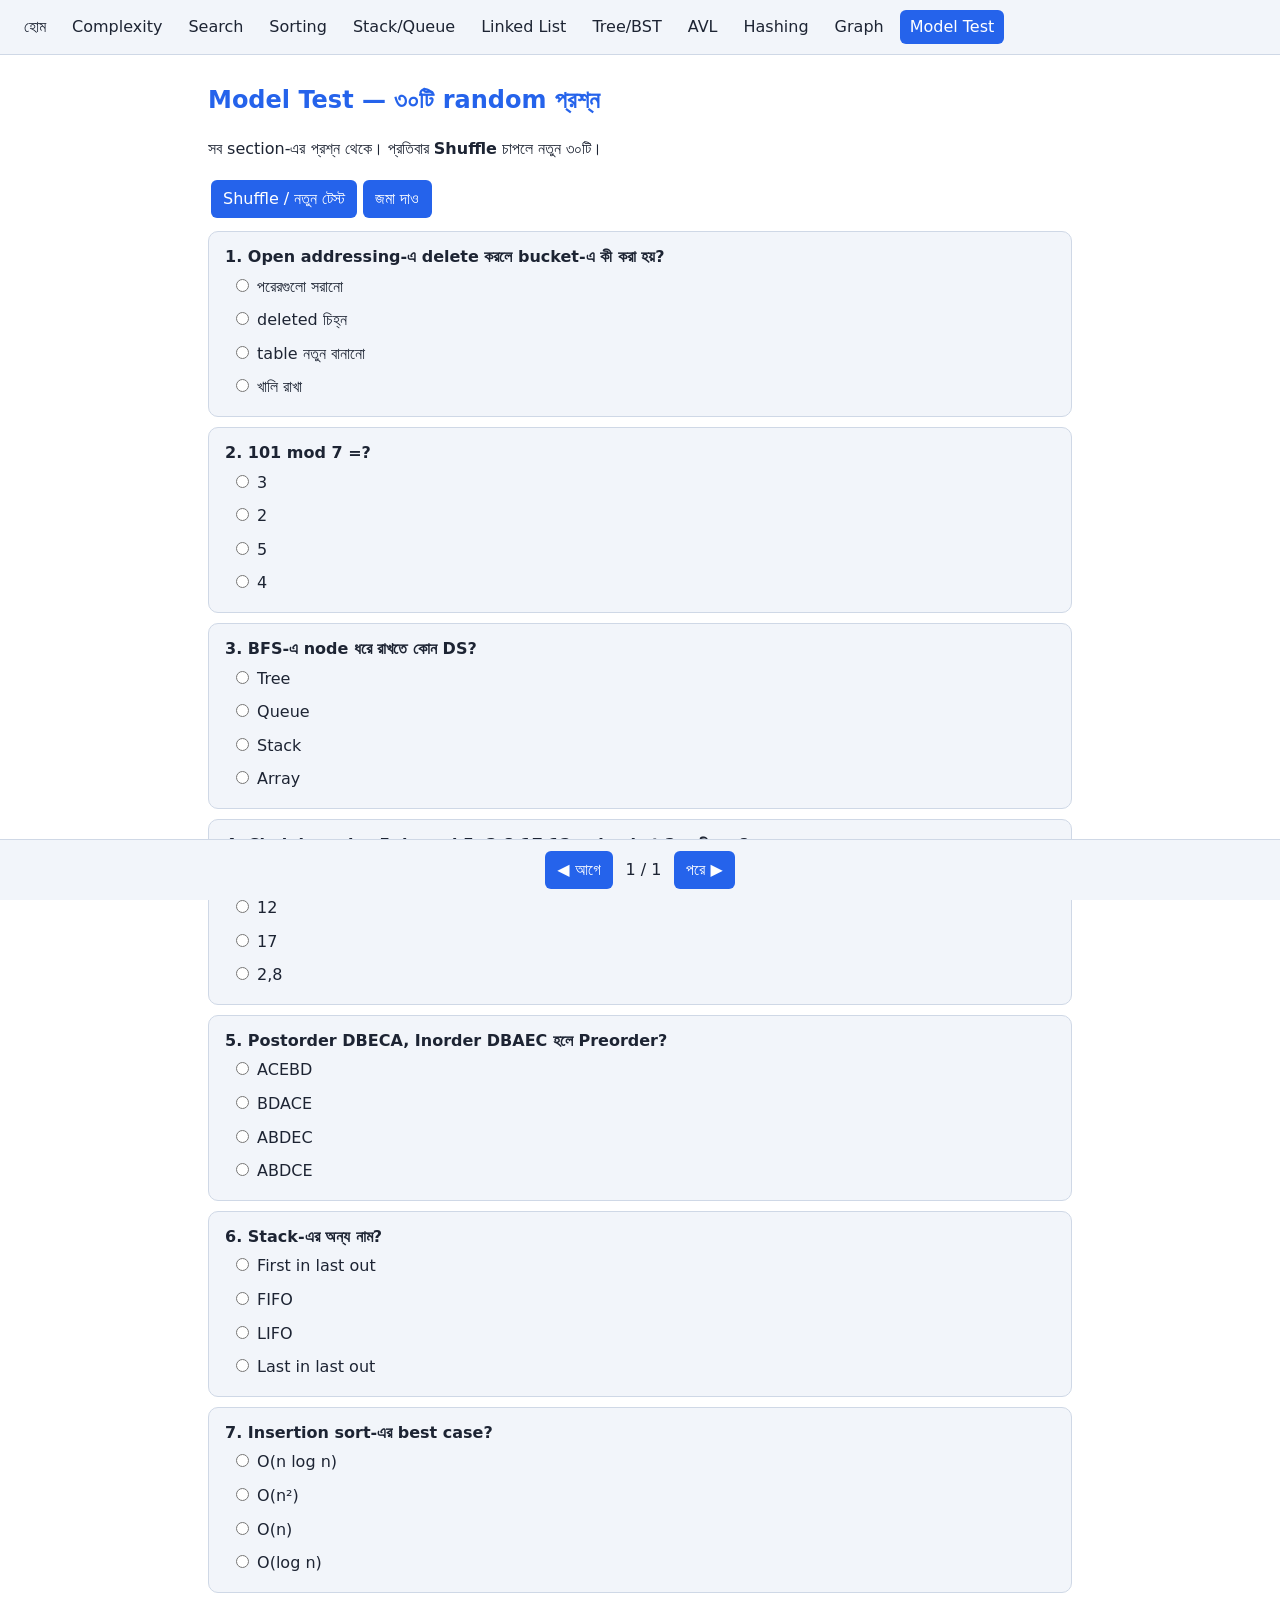
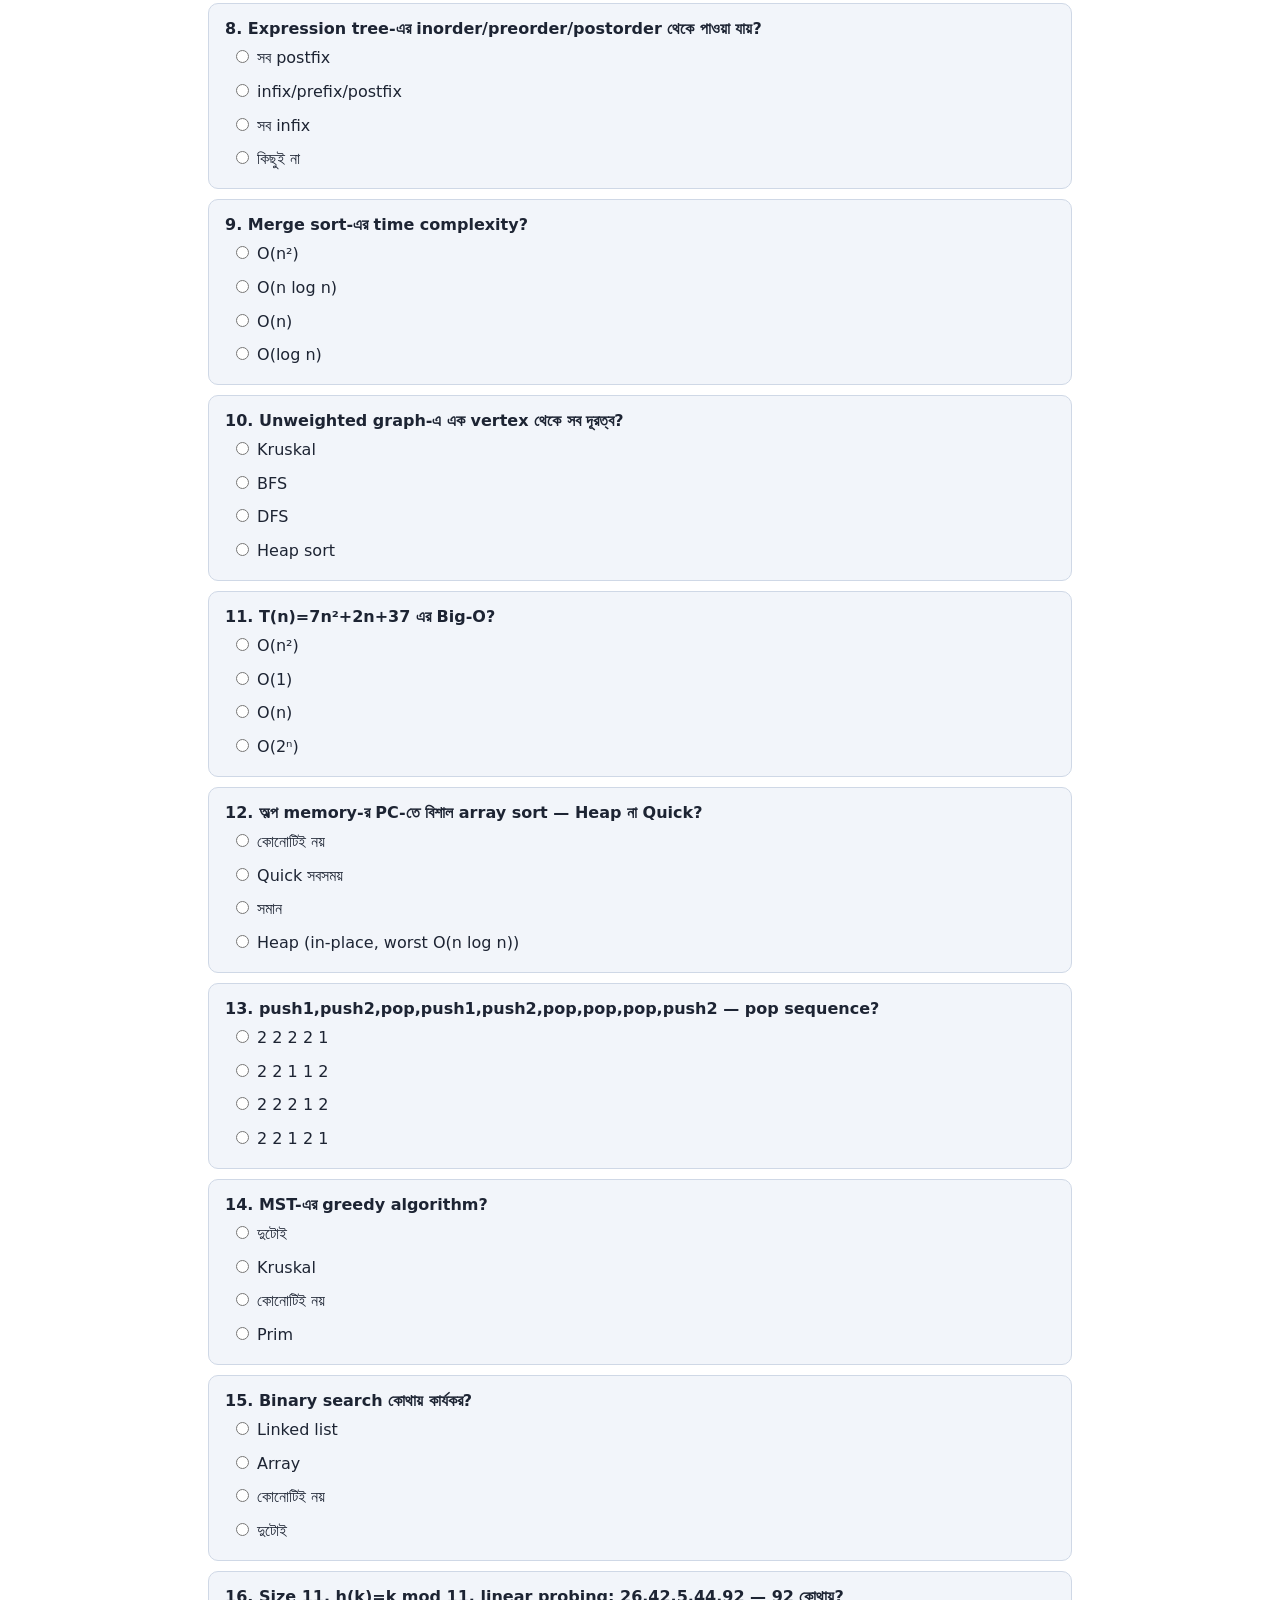
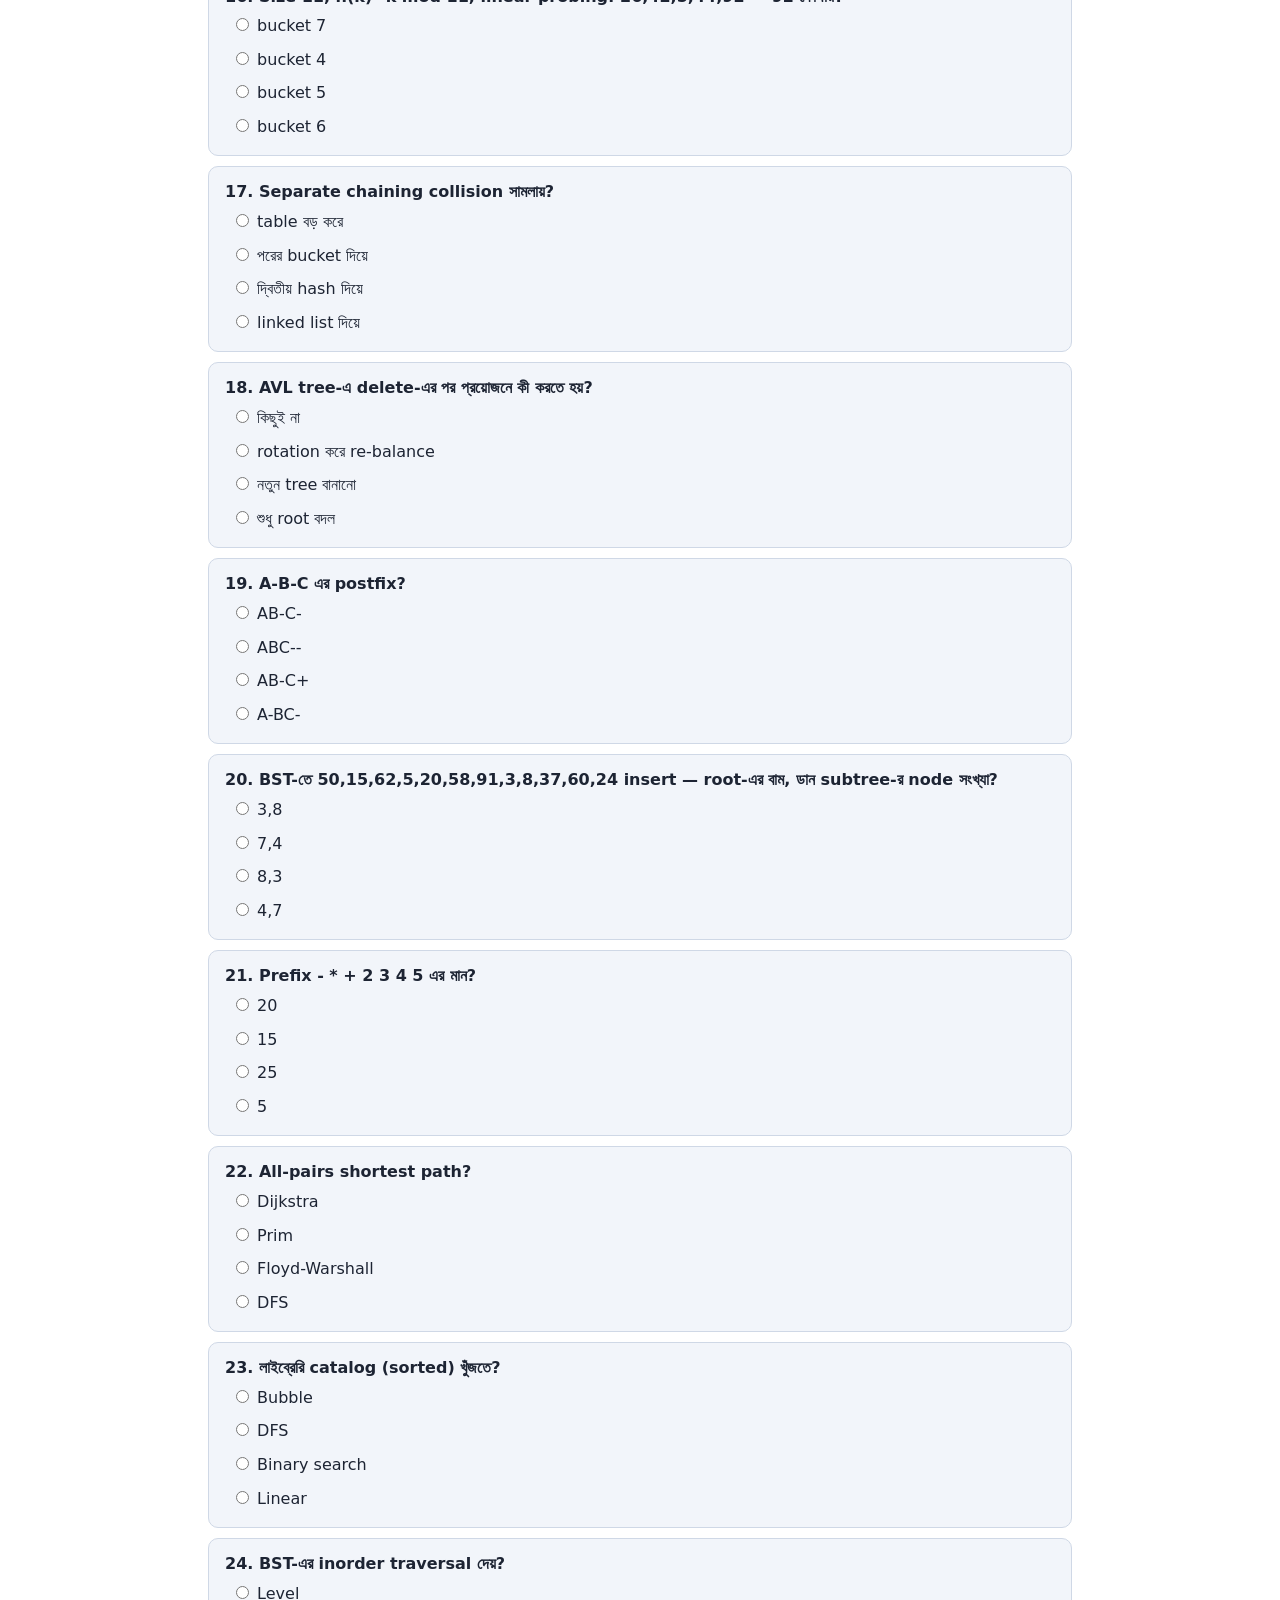
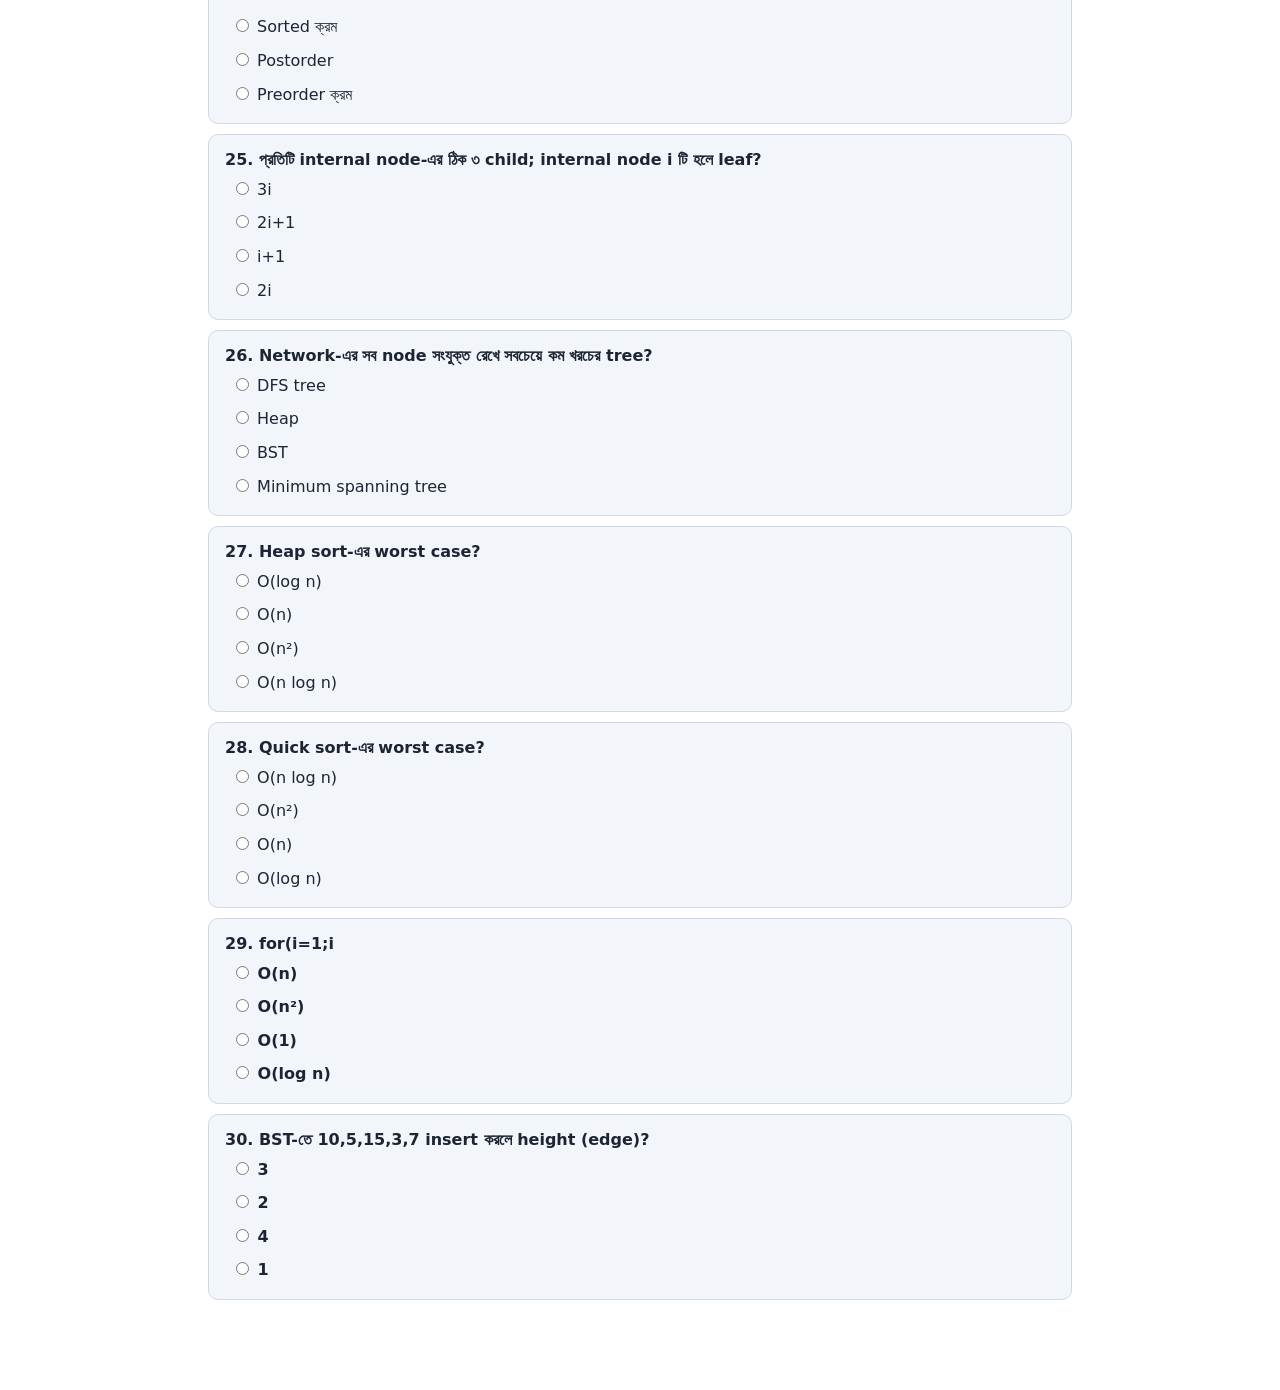
<file: model.html>
<!doctype html><html lang="bn"><head><meta charset="utf-8"><meta name="viewport" content="width=device-width,initial-scale=1"><title>DS</title><link rel="stylesheet" href="style.css"></head><body>
<section class="slide"><h2>Model Test — ৩০টি random প্রশ্ন</h2><p>সব section-এর প্রশ্ন থেকে। প্রতিবার <b>Shuffle</b> চাপলে নতুন ৩০টি।</p><button onclick="nw()">Shuffle / নতুন টেস্ট</button><button onclick="sub()">জমা দাও</button><span id="sc"></span><div id="qz"></div></section>
<script src="bank.js"></script><script src="app.js"></script>



<script>
let modelQuestions = [];

function nw() {
    // Copy question objects to avoid modifying BANK
    modelQuestions = shuf(BANK)
        .slice(0, 30)
        .map(q => {
            const correctOption = q.o[q.a];
            const options = shuf(q.o);

            return {
                ...q,
                o: options,
                a: options.indexOf(correctOption)
            };
        });

    const quizElement = $('#qz');
    quizElement.dataset.exam = '1';

    renderQ(modelQuestions, quizElement, 'm');
    $('#sc').textContent = '';
}

function sub() {
    let score = 0;

    modelQuestions.forEach((q, i) => {
        const selected = document.querySelector(
            `input[name="m${i}"]:checked`
        );

        const correct = selected &&
            Number(selected.dataset.j) === q.a;

        if (correct) score++;

        $('#mr' + i).innerHTML =
            '<span class="' + (correct ? 'good' : 'bad') + '">' +
            (correct ? 'সঠিক ✔' : 'সঠিক: ' + q.o[q.a]) +
            '</span> ' + q.e;
    });

    $('#sc').textContent =
        ' স্কোর: ' + score + ' / ' + modelQuestions.length;
}

nw();
</script>






</body></html>
</file>
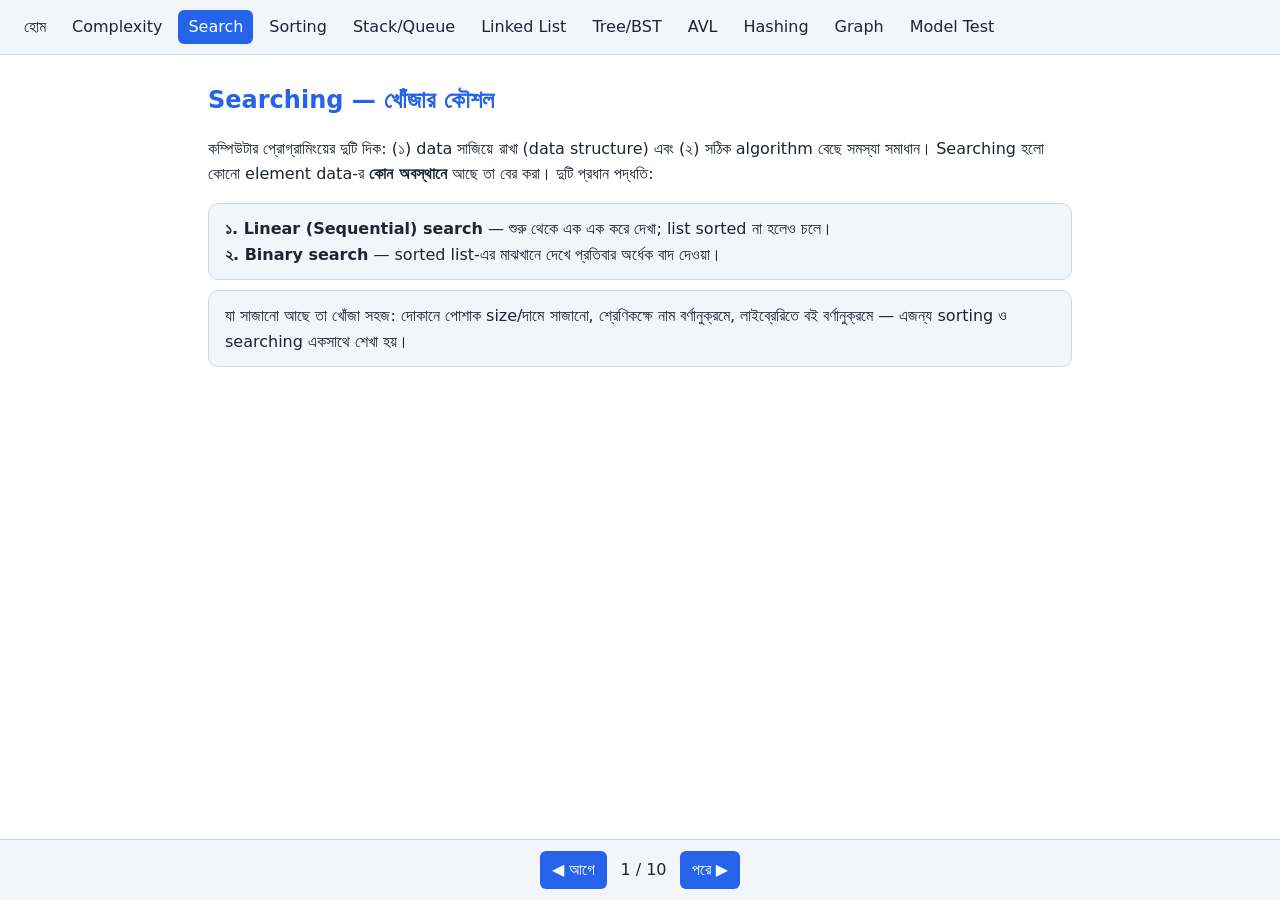
<file: search-sort.html>
<!doctype html><html lang="bn"><head><meta charset="utf-8"><meta name="viewport" content="width=device-width,initial-scale=1"><title>Searching</title><link rel="stylesheet" href="style.css"></head><body>
<section class="slide"><h2>Searching — খোঁজার কৌশল</h2>
<p>কম্পিউটার প্রোগ্রামিংয়ের দুটি দিক: (১) data সাজিয়ে রাখা (data structure) এবং (২) সঠিক algorithm বেছে সমস্যা সমাধান। Searching হলো কোনো element data-র <b>কোন অবস্থানে</b> আছে তা বের করা। দুটি প্রধান পদ্ধতি:</p>
<div class="card"><b>১. Linear (Sequential) search</b> — শুরু থেকে এক এক করে দেখা; list sorted না হলেও চলে।<br><b>২. Binary search</b> — sorted list-এর মাঝখানে দেখে প্রতিবার অর্ধেক বাদ দেওয়া।</div>
<div class="card">যা সাজানো আছে তা খোঁজা সহজ: দোকানে পোশাক size/দামে সাজানো, শ্রেণিকক্ষে নাম বর্ণানুক্রমে, লাইব্রেরিতে বই বর্ণানুক্রমে — এজন্য sorting ও searching একসাথে শেখা হয়।</div></section>

<section class="slide"><h2>Linear Search</h2>
<p>List (ordered বা unordered) শুরু থেকে এক এক করে দেখা হয়, কাঙ্ক্ষিত element পাওয়া গেলে search সফল, নইলে ব্যর্থ। কতগুলো তুলনা লাগবে তা element কোথায় আছে তার ওপর নির্ভর করে: প্রথমে থাকলে ১টি, দ্বিতীয়ে ২টি, … গড়ে প্রায় (n+1)/2টি; না থাকলে n-টিই। <b>Time complexity: O(n)</b>।</p>
<pre>linsrch(a[n], x){
  index = 0; flag = 0;
  while (index &lt; n) do {
     if (x == a[index]) { flag = 1; break; }
     index++;
  }
  if (flag == 1) "found" else "not found" }</pre>
<div class="card"><b>উদাহরণ ১:</b> unsorted list 45 39 8 54 77 38 24 16 4 7 9 20। নিচে যেকোনো মান বেছে খুঁজে দেখো কত তুলনা লাগে।</div>
<select id="lk"></select><button onclick="lin()">Linear search</button><div class="cells" id="la"></div><p id="lm"></p>
<div class="card"><b>উদাহরণ ২:</b> index 0..8-এ −15 −6 0 7 9 23 54 82 101। x=7 ⇒ index 3-এ পাওয়া যায় (সফল); x=82 ⇒ index 7-এ (সফল); x=42 ⇒ পাওয়া যায় না (ব্যর্থ, ৯টি তুলনা)।</div></section>

<section class="slide"><h2>Linear search-এর C program</h2>
<pre>/* non-recursive */
for(i = 0; i &lt; n; i++){ if(number[i] == data){ flag = 1; break; } }
if(flag == 1) printf("Data found at location: %d", i+1);
else          printf("Data not found");

/* recursive */
void linear_search(int a[], int data, int position, int n){
  if(position &lt; n){
     if(a[position] == data) printf("Data Found at %d", position);
     else linear_search(a, data, position+1, n);
  } else printf("Data not found"); }</pre>
<div class="card">Recursive সংস্করণ প্রতিবার position ১ বাড়িয়ে নিজেকে ডাকে; position n ছুঁলে (base case) “not found”। সময় একই O(n), তবে recursion-এ call stack ব্যবহার হয়।</div></section>

<section class="slide"><h2>Binary Search</h2>
<p>List অবশ্যই <b>sorted</b>। মাঝের ঘর (mid) দেখি: a[mid] = x হলে পেলাম; x &lt; a[mid] হলে শুধু বামের অংশে, x &gt; a[mid] হলে শুধু ডানের অংশে খুঁজি। প্রতিবার অর্ধেক বাদ পড়ে, তাই n কে ২ দিয়ে ভাগ করতে করতে ১-এ পৌঁছাতে প্রায় log₂n ধাপ লাগে ⇒ <b>O(log n)</b> (সফল ও ব্যর্থ দুই ক্ষেত্রেই)।</p>
<pre>binsrch(a[], n, x){
  low = 1; high = n;
  while (low &lt;= high) do {
     mid = (low + high)/2
     if (x &lt; a[mid]) high = mid − 1;
     else if (x &gt; a[mid]) low = mid + 1;
     else return mid;
  }
  return 0; }</pre>
<div class="card">প্রতি ধাপে low বাড়ে অথবা high কমে — দুটি সংখ্যা পরস্পরের দিকে এগোয় এবং শেষে low &gt; high হলে element নেই বোঝা যায়।</div></section>

<section class="slide"><h2>Binary search অ্যানিমেশন</h2>
<div class="card"><b>কীভাবে চালাবে:</b> মান লিখে “শুরু” চাপো, তারপর “পরের ধাপ” চাপতে থাকো। হলুদ = mid; ঝাপসা = বাদ পড়া অংশ; সবুজ = পাওয়া গেছে। নিচে প্রতি ধাপের low/high/mid ও সিদ্ধান্ত লেখা হবে।</div>
<div class="cells" id="ba"></div>
<p>খুঁজবো: <input id="x" type="number" value="38" style="width:80px"><button onclick="bsInit()">শুরু</button><button onclick="bsStep()">পরের ধাপ</button></p><p id="bm"></p><div id="bl"></div></section>

<section class="slide"><h2>Binary search: কত তুলনা? (সব element)</h2>
<p>Array: 4 7 8 9 16 20 24 38 39 45 54 77 (১২টি)। নিচের টেবিল program দিয়ে গোনা হয়েছে।</p><div id="b12"></div>
<div class="card" id="s12"></div>
<p>Array: −15 −6 0 7 9 23 54 82 101 (৯টি):</p><div id="b9"></div><div class="card" id="s9"></div></section>

<section class="slide"><h2>Binary search-এর C program</h2>
<pre>/* non-recursive */
low = 0; high = n-1;
while(low &lt;= high){
   mid = (low + high)/2;
   if(number[mid] == data){ flag = 1; break; }
   else if(data &lt; number[mid]) high = mid - 1;
   else low = mid + 1; }

/* recursive (Exercise 1) */
void bin_search(int a[], int data, int low, int high){
  int mid;
  if(low &lt;= high){
     mid = (low + high)/2;
     if(a[mid] == data) printf("found at %d", mid+1);
     else if(data &lt; a[mid]) bin_search(a, data, low, mid-1);
     else bin_search(a, data, mid+1, high);
  } else printf("not found"); }</pre>
<div class="card"><b>Exercise 1: complexity।</b> প্রতি call-এ সমস্যা অর্ধেক হয় এবং ১টি তুলনা লাগে: T(n) = T(n/2) + 1 ⇒ T(n) = O(log₂n)।</div></section>

<section class="slide"><h2>Exercise 3: x কতবার আছে ও প্রথম অবস্থান</h2>
<pre>count = 0; first = -1;
for(i = 0; i &lt; n; i++){
   if(arr[i] == x){ count++; if(first == -1) first = i; } }
printf("%d বার, প্রথম index %d", count, first);</pre>
<div class="card">একবার পুরো array দেখতে হয় ⇒ O(n)। (Sorted হলে binary search দিয়ে প্রথম ও শেষ অবস্থান বের করে count = শেষ − প্রথম + 1; সময় O(log n)।)</div>
<div class="card"><b>Linear বনাম Binary:</b> Linear — sorting লাগে না, ছোট/unsorted data-তে ভালো, best O(1), worst O(n)। Binary — sorted দরকার, বড় data-তে অনেক দ্রুত O(log n), array-তে (random access) কার্যকর, linked list-এ নয়।</div></section>

<section class="slide"><h2>Scenario: কোন searching কোথায়?</h2>
<table><tr><th>ঘটনা</th><th>সমাধান ও কারণ</th></tr>
<tr><td>পোশাকের দোকান — size (Small→XL) বা দাম অনুযায়ী সাজানো</td><td>Sort: Insertion/Quick/Merge; Search: ছোট দোকানে Linear, sorted হলে Binary</td></tr>
<tr><td>হাজার হাজার বইয়ের লাইব্রেরি</td><td>বর্ণানুক্রমে সাজাও (Merge sort), Binary search — data sorted থাকে, খোঁজা খুব দ্রুত</td></tr>
<tr><td>ছোট unsorted attendance sheet-এ student ID খোঁজা</td><td>Linear search — সহজ, sorting লাগে না; best O(1), worst O(n)</td></tr>
<tr><td>অভিধানে শব্দ (বড় sorted data)</td><td>Binary search — O(log n), বিশাল sorted data-তে অত্যন্ত দ্রুত</td></tr>
<tr><td>ATM-এ কোটি কোটি ক্লায়েন্টের মধ্যে তথ্য আসা</td><td>Hashing (গড় O(1)), sorted/indexed হলে Binary search O(log n), database-এ B-Tree/B+ Tree (বিশাল data, দ্রুত disk access)</td></tr></table>
<div class="card"><b>অন্যান্য searching:</b> DFS — maze/puzzle পথ; BFS — সামাজিক মাধ্যমে বন্ধুর মধ্যে ছোট পথ; A* — গেম/রোবটে সবচেয়ে ভালো পথ। (দেখো: <a href="graph.html">Graph পেজ</a>)</div></section>
<section class="slide"><h2>অনুশীলন প্রশ্ন (Searching)</h2><div id="qz"></div></section>
<script src="bank.js"></script><script src="fig.js"></script><script src="app.js"></script><script>
renderQ(BANK.filter(q=>q.s=='ss'&&/[Ss]earch|খুঁজ|catalog|attendance|সার্চ/.test(q.q)),$('#qz'),'sr');
const LL=[45,39,8,54,77,38,24,16,4,7,9,20];$('#lk').innerHTML=LL.concat([99]).map(v=>'<option>'+v+'</option>').join('');
async function lin(){const x=+$('#lk').value;let f=0;for(let i=0;i<LL.length;i++){$('#la').innerHTML=LL.map((v,j)=>'<div class="cell '+(j==i?'mid':'')+(j<i?' dim':'')+'">'+v+'</div>').join('');$('#lm').textContent=(i+1)+'টি তুলনা…';await sleep(350);if(LL[i]==x){$('#la').innerHTML=LL.map((v,j)=>'<div class="cell '+(j==i?'ok':'dim')+'">'+v+'</div>').join('');$('#lm').textContent=x+' পাওয়া গেছে, '+(i+1)+'টি তুলনায়';return}}$('#lm').textContent=x+' নেই — '+LL.length+'টি তুলনার পরও ব্যর্থ'}
const A=[4,7,8,9,16,20,24,38,39,45,54,77];let lo,hi,cnt;
function showB(m,f){$('#ba').innerHTML=A.map((v,i)=>'<div class="cell '+(i<lo||i>hi?'dim':'')+(i==m?(f?' ok':' mid'):'')+'">'+v+'<br><small>'+(i+1)+'</small></div>').join('')}
function bsInit(){lo=0;hi=A.length-1;cnt=0;showB(-1);$('#bm').textContent='low=1, high=12';$('#bl').innerHTML=''}
function bsStep(){if(lo===undefined)bsInit();if(lo>hi){$('#bm').textContent='low > high ⇒ পাওয়া যায়নি';return}const x=+$('#x').value,m=(lo+hi)>>1;cnt++;const L=lo+1,H=hi+1;showB(m,A[m]==x);
let d=A[m]==x?'পাওয়া গেছে!':(x<A[m]?'x < a[mid] ⇒ high = mid−1':'x > a[mid] ⇒ low = mid+1');$('#bl').innerHTML+='<div>ধাপ '+cnt+': low='+L+', high='+H+', mid='+(m+1)+', a[mid]='+A[m]+' — '+d+'</div>';
if(A[m]==x){$('#bm').textContent=x+' পাওয়া গেছে, '+cnt+'টি তুলনায়';lo=1;hi=0;return}if(x<A[m])hi=m-1;else lo=m+1}
bsInit();
function bc(a,x){let l=0,h=a.length-1,c=0;while(l<=h){const m=(l+h)>>1;c++;if(a[m]==x)return c;if(x<a[m])h=m-1;else l=m+1}return -c}
function summ(a,id,sid){const s=a.map(x=>bc(a,x));$(id).innerHTML=tb(['Element'].concat(a),[['তুলনা'].concat(s)]);
const g=[a[0]-1].concat(a.slice(0,-1).map((v,i)=>(v+a[i+1])/2),[a[a.length-1]+1]).map(x=>-bc(a,x));
$(sid).innerHTML='সফল search-এ মোট '+s.reduce((p,c)=>p+c)+' ⇒ গড় '+s.reduce((p,c)=>p+c)+'/'+a.length+' ≈ <b>'+(s.reduce((p,c)=>p+c)/a.length).toFixed(2)+'</b> তুলনা; সর্বোচ্চ '+Math.max(...s)+'।<br>ব্যর্থ search-এর '+g.length+'টি সম্ভাবনায় তুলনা: '+g.join(', ')+' ⇒ গড় '+g.reduce((p,c)=>p+c)+'/'+g.length+' = <b>'+(g.reduce((p,c)=>p+c)/g.length).toFixed(2)+'</b>'}
summ(A,'#b12','#s12');summ([-15,-6,0,7,9,23,54,82,101],'#b9','#s9');</script></body></html>
</file>
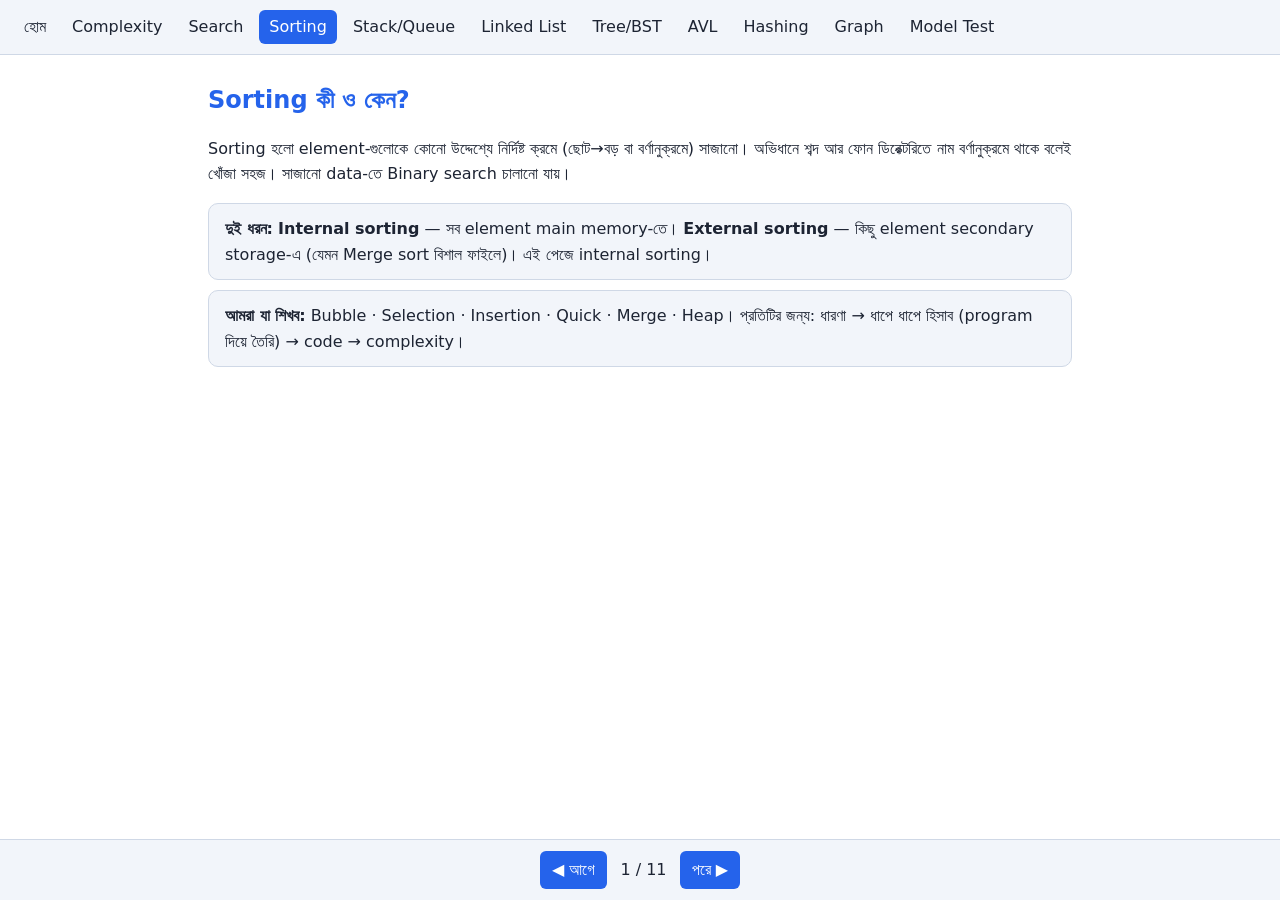
<file: sorts.html>
<!doctype html><html lang="bn"><head><meta charset="utf-8"><meta name="viewport" content="width=device-width,initial-scale=1"><title>Sorting</title><link rel="stylesheet" href="style.css"></head><body>
<section class="slide"><h2>Sorting কী ও কেন?</h2>
<p>Sorting হলো element-গুলোকে কোনো উদ্দেশ্যে নির্দিষ্ট ক্রমে (ছোট→বড় বা বর্ণানুক্রমে) সাজানো। অভিধানে শব্দ আর ফোন ডিরেক্টরিতে নাম বর্ণানুক্রমে থাকে বলেই খোঁজা সহজ। সাজানো data-তে Binary search চালানো যায়।</p>
<div class="card"><b>দুই ধরন:</b> <b>Internal sorting</b> — সব element main memory-তে। <b>External sorting</b> — কিছু element secondary storage-এ (যেমন Merge sort বিশাল ফাইলে)। এই পেজে internal sorting।</div>
<div class="card"><b>আমরা যা শিখব:</b> Bubble · Selection · Insertion · Quick · Merge · Heap। প্রতিটির জন্য: ধারণা → ধাপে ধাপে হিসাব (program দিয়ে তৈরি) → code → complexity।</div></section>

<section class="slide"><h2>Bubble Sort</h2>
<p>Array-কে বারবার পাশাপাশি দুটি দুটি করে তুলনা করা হয় (X[i] বনাম X[i+1]); ক্রম ভুল হলে অদলবদল (swap)। প্রতি pass-এ সবচেয়ে বড় মান “বুদবুদের মতো” ডানে ভেসে যায়। এর আরেক নাম <b>exchange sort</b>। n টি element-এ <b>n−1 pass</b> লাগে।</p>
<div id="tb1"></div><div class="card" id="bn"></div>
<pre>void bubblesort(int x[], int n){
  int i, j, temp;
  for(i = 0; i &lt; n; i++)
    for(j = 0; j &lt; n - i - 1; j++)
      if(x[j] &gt; x[j+1]){ temp = x[j]; x[j] = x[j+1]; x[j+1] = temp; } }</pre>
<div class="card"><b>Complexity:</b> n−1 pass × প্রতি pass-এ ≈ n−1 তুলনা = (n−1)² = n²−2n+1 ⇒ <b>O(n²)</b>। (সঠিক গণনায় pass-এ তুলনা কমে বলে মোট n(n−1)/2।) Element বেশি হলে বহু অকার্যকর।</div></section>

<section class="slide"><h2>Selection Sort</h2>
<p>প্রতি pass-এ বাকি অংশ থেকে <b>সবচেয়ে ছোট</b> element খুঁজে তাকে সামনের ঘরের সাথে swap করা হয়। Pass 1: x[0..n−1]-এর ক্ষুদ্রতম x[0]-এর সাথে swap; Pass 2: x[1..n−1]-এর ক্ষুদ্রতম x[1]-এর সাথে; … মোট (n−1) pass এবং <b>সর্বোচ্চ n−1 swap</b>।</p>
<div id="tb2"></div>
<pre>void selectionSort(int low, int high){
  int i, j, temp, minindex;
  for(i = low; i &lt;= high; i++){
     minindex = i;
     for(j = i+1; j &lt;= high; j++)
        if(a[j] &lt; a[minindex]) minindex = j;
     temp = a[i]; a[i] = a[minindex]; a[minindex] = temp; } }</pre>
<div class="card"><b>Recursive রূপ:</b> selectionSort(n) → x[n..]-এর ক্ষুদ্রতম খুঁজে x[n]-এর সাথে swap, তারপর selectionSort(n+1); n শেষ index-এ পৌঁছালে থামে। <b>Complexity:</b> O(n²), তবে swap কম — তাই insertion/bubble-এ অনেক swap লাগলে selection পছন্দের।</div></section>

<section class="slide"><h2>Insertion Sort</h2>
<p>বামের অংশ sorted ধরে রাখা হয়। ডান থেকে একটি করে নতুন element (key) নিয়ে sorted অংশে সঠিক জায়গা খুঁজে ঢোকানো হয় — তাস সাজানোর মতো। যে element বড়, সে এক ঘর ডানে সরে।</p>
<div id="tb3"></div>
<div class="card"><b>Complexity:</b> Best (প্রায় sorted) <b>O(n)</b>, Average/Worst O(n²)। <b>কখন ভালো:</b> array-তে মাত্র কয়েকটি item জায়গার বাইরে থাকলে; live leaderboard-এর মতো প্রায় sorted data। এটি stable।</div></section>

<section class="slide"><h2>Quick Sort — Divide &amp; Conquer</h2>
<p>একটি <b>pivot</b> বেছে array-কে দুই ভাগে ভাগ করা হয়: pivot-এর চেয়ে ছোটগুলো বামে, বড়গুলো ডানে। তারপর দুই ভাগেই একই কাজ recursively করা হয়। সব ভাগ শেষ হলে পুরো array sorted।</p>
<div class="card"><b>partition() কীভাবে কাজ করে:</b> pivot = প্রথম element। ‘up’ pointer বাম থেকে ডানে চলে pivot-এর চেয়ে <b>বড়</b> element খোঁজে; ‘down’ pointer ডান থেকে বামে চলে pivot-এর চেয়ে <b>ছোট</b> element খোঁজে। দুটিই পেলে (up &lt; down) swap। up ও down পার হয়ে গেলে pivot ও a[down] অদলবদল — pivot তার চূড়ান্ত জায়গায়।</div>
<pre>quicksort(p, q){ if(p &lt; q){ j = PARTITION(a, p, q+1); quicksort(p, j-1); quicksort(j+1, q); } }
partition(a, m, p){ v = a[m]; up = m; down = p;
  do{ repeat up = up+1 until (a[up] &gt;= v);
      repeat down = down-1 until (a[down] &lt;= v);
      if(up &lt; down) interchange(a, up, down);
  } while(up &lt; down);
  a[m] = a[down]; a[down] = v; return down; }</pre>
<p><b>PDF-এর ১৩ element-এর উদাহরণ</b> (38 08 16 06 79 57 24 56 02 58 04 70 45) — প্রতিটি partition-এর পর:</p><div id="tb4"></div>
<div class="card"><b>Complexity:</b> গড় ও best O(n log n); pivot যদি সবসময় সবচেয়ে ছোট/বড় হয় তবে worst O(n²)। ভালো pivot = median। অগোছালো data-য় সাধারণত সবচেয়ে দ্রুত। Quick sort stable নয়।</div></section>

<section class="slide"><h2>Merge Sort</h2>
<p>Array-কে বারবার অর্ধেক করে ভাগ করা হয় যতক্ষণ না প্রতিটি ভাগে ১টি element; তারপর দুটি sorted অংশকে তুলনা করে <b>merge</b> করে বড় sorted অংশ বানানো হয়। প্রতিবার দুই অংশের সামনের element তুলনা করে ছোটটি নেওয়া হয়।</p>
<div id="tb5"></div>
<div class="card"><b>Complexity:</b> সব ক্ষেত্রে <b>O(n log n)</b>; বাড়তি O(n) memory লাগে; stable। বিশাল ফাইল (external sorting) ও library catalog-এ উপযোগী।</div></section>

<section class="slide"><h2>Heap Sort</h2>
<p>Heap হলো complete binary tree। <b>Max heap-এ root সবচেয়ে বড়।</b> ধাপ: (১) array থেকে max heap বানাও। (২) root (সবচেয়ে বড়) শেষের ঘরে swap করো এবং heap-এর আকার ১ কমিয়ে heapify করো। (৩) পুরো array sorted না হওয়া পর্যন্ত চালাও। Heap নিয়ে বিস্তারিত: <a href="tree.html">Tree পেজ</a>।</p>
<div id="tb6"></div>
<div class="card"><b>Complexity:</b> সব ক্ষেত্রে <b>O(n log n)</b>; বাড়তি memory প্রায় লাগে না (in-place); stable নয়। Priority queue ও OS-এর task scheduling-এ heap ব্যবহৃত।</div></section>

<section class="slide"><h2>অ্যানিমেশন ল্যাব</h2>
<div class="card" id="ex"><b>বাংলায় ব্যাখ্যা:</b> একটি বোতাম চাপো। হলুদ = এখন তুলনা/বদল হচ্ছে।</div>
<button onclick="run('sel')">Selection</button><button onclick="run('ins')">Insertion</button><button onclick="run('quick')">Quick</button><button onclick="run('heap')">Heap</button><button onclick="run('merge')">Merge</button><button onclick="run('bub')">Bubble</button><button onclick="rnd()">নতুন array</button><div class="bars" id="bb"></div><p id="m"></p></section>

<section class="slide"><h2>Sort তুলনা</h2>
<table><tr><th>Sort</th><th>Best</th><th>Average</th><th>Worst</th><th>বাড়তি memory</th><th>Stable?</th></tr>
<tr><td>Bubble</td><td>O(n)*</td><td>O(n²)</td><td>O(n²)</td><td>O(1)</td><td>হ্যাঁ</td></tr><tr><td>Selection</td><td>O(n²)</td><td>O(n²)</td><td>O(n²)</td><td>O(1)</td><td>না</td></tr><tr><td>Insertion</td><td>O(n)</td><td>O(n²)</td><td>O(n²)</td><td>O(1)</td><td>হ্যাঁ</td></tr><tr><td>Quick</td><td>O(n log n)</td><td>O(n log n)</td><td>O(n²)</td><td>O(log n)</td><td>না</td></tr><tr><td>Merge</td><td>O(n log n)</td><td>O(n log n)</td><td>O(n log n)</td><td>O(n)</td><td>হ্যাঁ</td></tr><tr><td>Heap</td><td>O(n log n)</td><td>O(n log n)</td><td>O(n log n)</td><td>O(1)</td><td>না</td></tr></table>
<p>*যদি “swap হয়নি” পতাকা ব্যবহার করা হয়; PDF-এর সাধারণ রূপে O(n²)।</p>
<div class="card"><b>কোথায় কোনটি:</b> Quick — database record sort · Merge — external sort · Bubble — শেখানো/ছোট list · Insertion — প্রায় sorted data (leaderboard) · Heap — priority queue, OS task scheduling।</div></section>

<section class="slide"><h2>Exercise (PDF) — সমাধান</h2><div id="exs"></div></section>
<section class="slide"><h2>অনুশীলন প্রশ্ন (Sorting)</h2><div id="qz"></div></section>
<script src="bank.js"></script><script src="fig.js"></script><script src="app.js"></script><script>
renderQ(BANK.filter(q=>q.s=='ss'&&!/[Ss]earch|খুঁজ|catalog|attendance|সার্চ/.test(q.q)),$('#qz'),'so');
function bub(a){const A=[...a],r=[];let c=0,s=0;for(let i=0;i<A.length-1;i++){for(let j=0;j<A.length-1-i;j++){c++;if(A[j]>A[j+1]){[A[j],A[j+1]]=[A[j+1],A[j]];s++}}r.push(['Pass '+(i+1),A.join(' '),'সবচেয়ে বড় '+A[A.length-1-i]+' জায়গায়'])}return{r,c,s}}
function sel(a){const A=[...a],r=[];for(let i=0;i<A.length-1;i++){let m=i;for(let j=i+1;j<A.length;j++)if(A[j]<A[m])m=j;[A[i],A[m]]=[A[m],A[i]];r.push(['Pass '+(i+1),'ক্ষুদ্রতম '+A[i]+' ⇄ index '+i,A.join(' ')])}return r}
function ins(a){const A=[...a],r=[];for(let i=1;i<A.length;i++){const k=A[i];let j=i-1;while(j>=0&&A[j]>k){A[j+1]=A[j];j--}A[j+1]=k;r.push(['key = '+k,A.slice(0,i+1).join(' ')+' | '+A.slice(i+1).join(' ')])}return r}
function part(A,m,p){const v=A[m];let up=m,dn=p;do{do{up++}while(up<p&&A[up]<v);do{dn--}while(A[dn]>v);if(up<dn){const t=A[up];A[up]=A[dn];A[dn]=t}}while(up<dn);A[m]=A[dn];A[dn]=v;return dn}
function qk(a){const A=[...a],r=[];const q=(l,h)=>{if(l>=h)return;const v=A[l],j=part(A,l,h+1);r.push(['pivot '+v+' (ঘর '+(l+1)+'–'+(h+1)+')','pivot এখন ঘর '+(j+1),A.join(' ')]);q(l,j-1);q(j+1,h)};q(0,A.length-1);return r}
function mg(a){const A=[...a],r=[];const m=(l,h)=>{if(l>=h)return;const k=(l+h)>>1;m(l,k);m(k+1,h);const t=[];let i=l,j=k+1;while(i<=k||j<=h){if(j>h||(i<=k&&A[i]<=A[j]))t.push(A[i++]);else t.push(A[j++])}t.forEach((x,z)=>A[l+z]=x);r.push(['merge ঘর '+(l+1)+'–'+(h+1),A.slice(l,h+1).join(' '),A.join(' ')])};m(0,A.length-1);return r}
function hp(a){const A=[...a],n=A.length,r=[];const sd=(i,m)=>{for(;;){let l=2*i+1,x=l+1,g=i;if(l<m&&A[l]>A[g])g=l;if(x<m&&A[x]>A[g])g=x;if(g==i)return;[A[i],A[g]]=[A[g],A[i]];i=g}};for(let i=(n>>1)-1;i>=0;i--)sd(i,n);r.push(['Max-heap তৈরি',A.join(' ')]);for(let e=n-1;e>0;e--){[A[0],A[e]]=[A[e],A[0]];sd(0,e);r.push(['root ⇄ ঘর '+(e+1)+'; heap আকার '+e,A.join(' ')])}return r}
const E=[33,44,22,11,66,55];let b=bub(E);
$('#tb1').innerHTML='<p>উদাহরণ: '+E.join(' ')+' (ছোট→বড়)</p>'+tb(['Pass','ফল','মন্তব্য'],b.r);$('#bn').innerHTML='৬টি element-এ <b>৫ pass</b> (n−1)। এই উদাহরণে মোট তুলনা '+b.c+', swap '+b.s+'।';
$('#tb2').innerHTML='<p>উদাহরণ: 70 80 50 45 55 75 65 60</p>'+tb(['Pass','কাজ','ফল'],sel([70,80,50,45,55,75,65,60]));
$('#tb3').innerHTML='<p>উদাহরণ: 3 1 4 5 9 2 6 5 (Exercise 9) — “|”-এর বাম পাশ sorted</p>'+tb(['ধাপ','ফল'],ins([3,1,4,5,9,2,6,5]));
$('#tb4').innerHTML=tb(['Partition','ফল','পুরো array'],qk([38,8,16,6,79,57,24,56,2,58,4,70,45]));
$('#tb5').innerHTML='<p>উদাহরণ: 38 27 43 3 9 82 10</p>'+tb(['ধাপ','merge-এর ফল','পুরো array'],mg([38,27,43,3,9,82,10]));
$('#tb6').innerHTML='<p>উদাহরণ: 33 44 22 11 66 55</p>'+tb(['ধাপ','array'],hp(E));
// exercises
const e2=bub([7,1,3,4,10,9,8,6,5,2]);let P=[5,3,8,9,1,7,0,2,6,4];const pj=part(P,0,10);
const c7=[3,0,2,4,5,8,7,6,9].filter((x,i,a)=>a.slice(0,i).every(y=>y<x)&&a.slice(i+1).every(y=>y>x));
function hins(a){const H=[];a.forEach(v=>{H.push(v);let i=H.length-1;while(i>0){const p=(i-1)>>1;if(H[p]>H[i]){[H[p],H[i]]=[H[i],H[p]];i=p}else break}});return H}
const H8=hins([10,12,1,14,6,5,8,15,3,9,7,4,11,13,2]);
$('#exs').innerHTML='<div class="card"><b>১.</b> Recursive binary search ও complexity: <a href="search-sort.html">Searching পেজ</a> — T(n)=T(n/2)+1 ⇒ O(log n)।</div>'+
'<div class="card"><b>২. Bubble sort, n=10:</b> প্রত্যাশিত pass = n−1 = <b>9</b>; তুলনা — PDF-সূত্র (n−1)×(n−1) = 81, সঠিক গণনায় n(n−1)/2 = 45; worst-case swap = 45। <b>7 1 3 4 10 9 8 6 5 2</b>-এ আসলে: pass '+e2.r.length+', তুলনা <b>'+e2.c+'</b>, swap <b>'+e2.s+'</b> (swap সংখ্যা = inversion সংখ্যা)। ফল: '+e2.r[e2.r.length-1][1]+'</div>'+
'<div class="card"><b>৩.</b> x-এর সংখ্যা ও প্রথম অবস্থান: <a href="search-sort.html">Searching পেজ</a>-এর শেষের দিকে code।</div>'+
'<div class="card"><b>৪. Matrix row-wise ও column-wise sort:</b> <pre>for(i=0;i&lt;R;i++) sort(m[i], C);        // প্রতিটি সারি আলাদা sort\nfor(j=0;j&lt;C;j++){ for(i=0;i&lt;R;i++) col[i]=m[i][j]; sort(col,R); for(i=0;i&lt;R;i++) m[i][j]=col[i]; }</pre>প্রতিটি সারি/কলাম আলাদা array ধরে যেকোনো sort (যেমন bubble) চালানো হয়।</div>'+
'<div class="card"><b>৫. Heap sort নাকি Quick sort (সীমিত memory)?</b> <b>Heap sort</b>: in-place (বাড়তি O(1)), worst case O(n log n)। Quick sort-এ recursion stack লাগে (O(log n) থেকে worst O(n)) এবং worst case O(n²)।</div>'+
'<div class="card"><b>৬.</b> 5 3 8 9 1 7 0 2 6 4, pivot 5, partition-এর পর: <b>'+P.join(' ')+'</b> (pivot 5 এখন ঘর '+(pj+1)+'; বামে সব ছোট, ডানে সব বড়)।</div>'+
'<div class="card"><b>৭.</b> 3,0,2,4,5,8,7,6,9 — pivot হতে পারে যার বামে সব ছোট ও ডানে সব বড়: <b>'+c7.join(', ')+'</b>।</div>'+
'<div class="card"><b>৮.</b> 10,12,1,14,6,5,8,15,3,9,7,4,11,13,2 পরপর min-heap-এ insert করলে array: <b>'+H8.join(' ')+'</b><div id="h8"></div></div>'+
'<div class="card"><b>৯.</b> 3,1,4,5,9,2,6,5 insertion sort: উপরের Insertion slide-এ ধাপে ধাপে দেখানো আছে; ফল <b>1 2 3 4 5 5 6 9</b>।</div>';
$('#h8').innerHTML=fig(AS(H8));
// animation lab
let D=[33,44,22,11,66,55,38,9],busy=0;const dr=(a,h=[])=>$('#bb').innerHTML=a.map((v,i)=>'<div class="bar '+(h.includes(i)?'cmp':'')+'" style="height:'+v*2+'px">'+v+'</div>').join('');
function rnd(){D=Array.from({length:8},()=>Math.floor(Math.random()*70)+5);dr(D)}
function fr(alg){const f=[],A=[...D],p=(h=[])=>f.push([[...A],h]);p();
if(alg=='bub')for(let i=0;i<A.length-1;i++)for(let j=0;j<A.length-1-i;j++){p([j,j+1]);if(A[j]>A[j+1]){[A[j],A[j+1]]=[A[j+1],A[j]];p([j,j+1])}}
if(alg=='sel')for(let i=0;i<A.length-1;i++){let m=i;for(let j=i+1;j<A.length;j++){p([m,j]);if(A[j]<A[m])m=j}[A[i],A[m]]=[A[m],A[i]];p([i,m])}
if(alg=='ins')for(let i=1;i<A.length;i++){let j=i;while(j>0&&A[j-1]>A[j]){p([j-1,j]);[A[j-1],A[j]]=[A[j],A[j-1]];j--}p([j])}
if(alg=='quick'){const qs=(l,h)=>{if(l>=h)return;let pv=A[h],i=l;for(let j=l;j<h;j++){p([j,h]);if(A[j]<pv){[A[i],A[j]]=[A[j],A[i]];i++}}[A[i],A[h]]=[A[h],A[i]];p([i]);qs(l,i-1);qs(i+1,h)};qs(0,A.length-1)}
if(alg=='merge'){const ms=(l,r)=>{if(l>=r)return;const m=(l+r)>>1;ms(l,m);ms(m+1,r);const t=[];let i=l,j=m+1;while(i<=m||j<=r){if(j>r||(i<=m&&A[i]<=A[j]))t.push(A[i++]);else t.push(A[j++])}for(let k=0;k<t.length;k++){A[l+k]=t[k];p([l+k])}};ms(0,A.length-1)}
if(alg=='heap'){const n=A.length,sd=(i,m)=>{for(;;){let l=2*i+1,r=l+1,g=i;if(l<m&&A[l]>A[g])g=l;if(r<m&&A[r]>A[g])g=r;if(g==i)return;p([i,g]);[A[i],A[g]]=[A[g],A[i]];i=g}};for(let i=(n>>1)-1;i>=0;i--)sd(i,n);for(let e=n-1;e>0;e--){[A[0],A[e]]=[A[e],A[0]];p([0,e]);sd(0,e)}}
p();return f}
const X={bub:'পাশাপাশি দুটি তুলনা; ভুল ক্রমে হলে swap। প্রতি pass-এ সবচেয়ে বড় মান ডানে বসে।',sel:'বাকি অংশের সবচেয়ে ছোটটি খুঁজে সামনের ঘরের সাথে swap। সর্বোচ্চ n−1 swap।',ins:'বাম অংশ sorted ধরে প্রতিটি নতুন মানকে সঠিক জায়গায় ঢোকানো।',quick:'শেষ মানকে pivot ধরে ছোটগুলো বামে, বড়গুলো ডানে; তারপর দুই পাশে একই কাজ। (এখানে সহজ Lomuto partition, উপরের টেবিলে PDF-এর up/down পদ্ধতি।)',heap:'প্রথমে max-heap; তারপর root শেষে পাঠিয়ে heap ঠিক করা।',merge:'অর্ধেক অর্ধেক ভাগ করে sorted দুই অংশ জোড়া লাগানো।'};
async function run(a){if(busy)return;busy=1;$('#ex').innerHTML='<b>বাংলায় ব্যাখ্যা:</b> '+X[a];const f=fr(a);for(let i=0;i<f.length;i++){dr(f[i][0],f[i][1]);$('#m').textContent=(i+1)+' / '+f.length+' ধাপ';await sleep(300)}busy=0}dr(D)
</script></body></html>
</file>
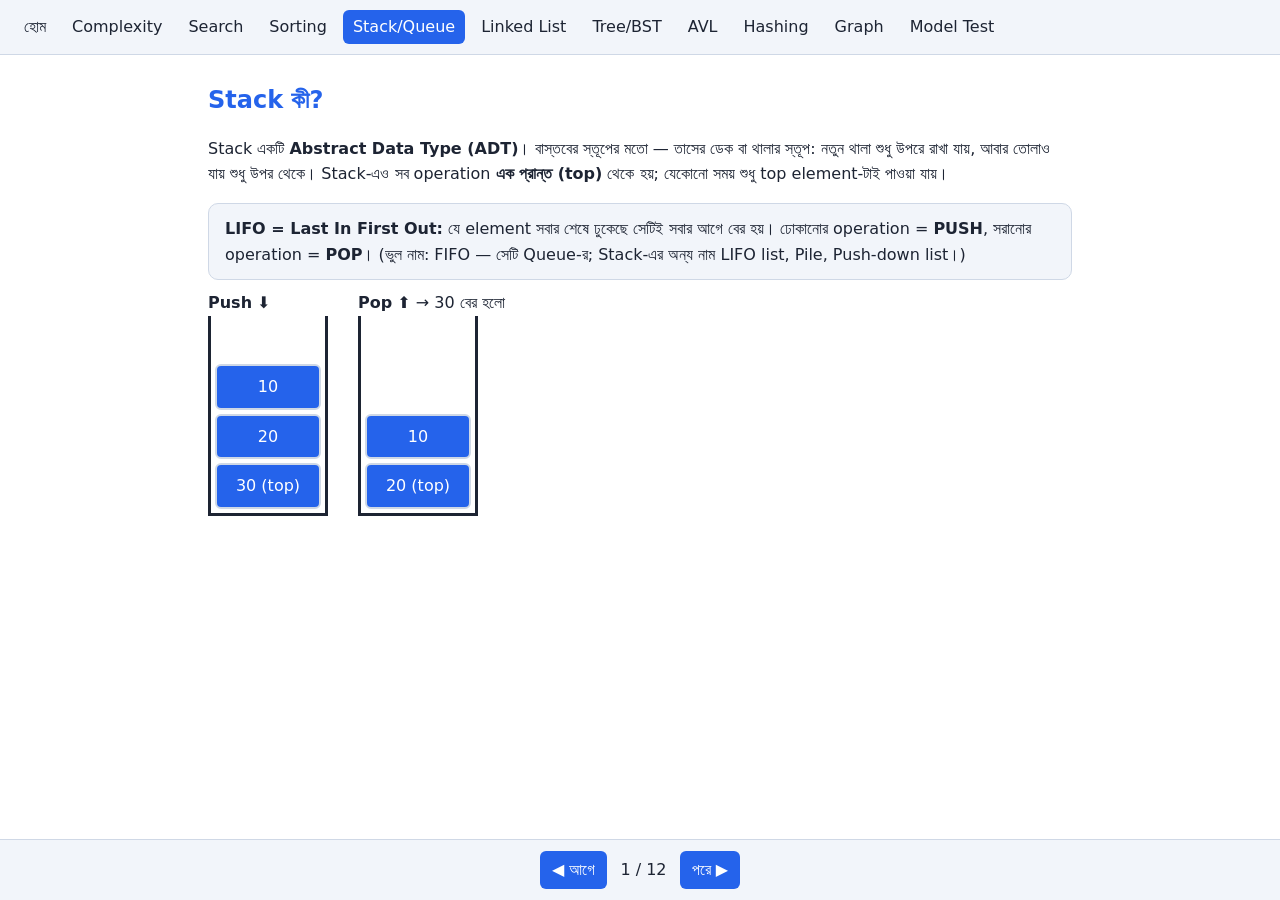
<file: stack.html>
<!doctype html><html lang="bn"><head><meta charset="utf-8"><meta name="viewport" content="width=device-width,initial-scale=1"><title>Stack</title><link rel="stylesheet" href="style.css"></head><body>
<section class="slide"><h2>Stack কী?</h2>
<p>Stack একটি <b>Abstract Data Type (ADT)</b>। বাস্তবের স্তূপের মতো — তাসের ডেক বা থালার স্তূপ: নতুন থালা শুধু উপরে রাখা যায়, আবার তোলাও যায় শুধু উপর থেকে। Stack-এও সব operation <b>এক প্রান্ত (top)</b> থেকে হয়; যেকোনো সময় শুধু top element-টাই পাওয়া যায়।</p>
<div class="card"><b>LIFO = Last In First Out:</b> যে element সবার শেষে ঢুকেছে সেটিই সবার আগে বের হয়। ঢোকানোর operation = <b>PUSH</b>, সরানোর operation = <b>POP</b>। (ভুল নাম: FIFO — সেটি Queue-র; Stack-এর অন্য নাম LIFO list, Pile, Push-down list।)</div>
<div style="display:flex;gap:30px;align-items:flex-end"><div><b>Push</b> ⬇<div class="stk"><div class="cell">30 (top)</div><div class="cell">20</div><div class="cell">10</div></div></div><div><b>Pop</b> ⬆ → 30 বের হলো<div class="stk"><div class="cell">20 (top)</div><div class="cell">10</div></div></div></div></section>

<section class="slide"><h2>Stack-এর operation ও implementation</h2>
<p>Stack বানানো যায় Array, Structure, Pointer বা Linked list দিয়ে; আকার স্থির (fixed) বা প্রয়োজনে বাড়ানো (dynamic) হতে পারে। Array দিয়ে বানালে আকার স্থির।</p>
<table><tr><th>Operation</th><th>কাজ</th></tr><tr><td>push()</td><td>element stack-এ রাখা (storing)</td></tr><tr><td>pop()</td><td>top element সরানো/পাওয়া (accessing)</td></tr><tr><td>peek()</td><td>সরানো ছাড়া শুধু top দেখা</td></tr><tr><td>isFull()</td><td>stack পূর্ণ কি না (পূর্ণে push ⇒ <b>Overflow</b>)</td></tr><tr><td>isEmpty()</td><td>stack খালি কি না (খালিতে pop ⇒ <b>Underflow</b>)</td></tr></table>
<pre>int stack[MAXSIZE]; int top = -1;
int isempty(){ return top == -1; }        int isfull(){ return top == MAXSIZE-1; }
int peek(){ return stack[top]; }
int pop(){  if(!isempty()) return stack[top--]; else printf("Stack is empty"); }
void push(int d){ if(!isfull()) stack[++top] = d; else printf("Stack is full"); }</pre>
<div class="card">Linked list দিয়ে stack বানালে push করলে নতুন node <b>list-এর সামনে (head-এ)</b> বসে এবং pop-ও head থেকে — দুটিই O(1)। Array stack-এও push/pop O(1)।</div></section>

<section class="slide"><h2>Stack ইন্টারেক্টিভ (size 5)</h2>
<div class="card"><b>কীভাবে চালাবে:</b> সংখ্যা লিখে Push দাও, Pop/Peek করো। ৫টি ভরলে Push-এ Overflow, খালি থাকলে Pop-এ Underflow বার্তা আসবে। সবচেয়ে উপরেরটিই আগে বের হয় — LIFO।</div>
<div style="display:flex;gap:24px;align-items:flex-end"><div class="stk" id="st"></div><div><input id="v" type="number" value="1" style="width:70px"><button onclick="push()">Push</button><button onclick="pop()">Pop</button><button onclick="peek()">Peek</button><p id="sm"></p></div></div></section>

<section class="slide"><h2>Stack-এর প্রয়োগ</h2>
<table><tr><th>প্রয়োগ</th><th>কীভাবে stack কাজে লাগে</th></tr><tr><td>Memory management / Function call (recursion)</td><td>প্রতিটি call-এর local variable ও return ঠিকানা stack-এ; শেষ call আগে ফেরে (Java recursion-এ OS stack ব্যবহার করে)</td></tr><tr><td>Parenthesis checking</td><td>( পেলে push, ) পেলে pop; শেষে খালি থাকলে balanced</td></tr><tr><td>String reversal</td><td>অক্ষর push করে pop করলে উল্টো ক্রম</td></tr><tr><td>Backtracking</td><td>আগের অবস্থায় ফেরা (maze, undo)</td></tr><tr><td>Syntax parsing / Java compiler (postfix)</td><td>Compiler expression ও গঠন যাচাই করে</td></tr><tr><td>HTML tag matching</td><td>খোলা tag push, বন্ধ tag-এ pop ও মিলানো</td></tr><tr><td>Expression evaluation/conversion</td><td>infix→prefix/postfix রূপান্তর ও postfix মান নির্ণয়</td></tr><tr><td>Java Virtual Machine</td><td>JVM নিজেই stack ব্যবহার করে</td></tr></table>
<div class="card">আরও: Tower of Hanoi, factorial (recursion), DFS (graph), iterative Quick sort।</div></section>

<section class="slide"><h2>Infix, Prefix, Postfix ও Expression</h2>
<p><b>Infix:</b> A+B (operator মাঝে) · <b>Prefix:</b> +AB · <b>Postfix:</b> AB+। Postfix-এ বন্ধনী ও precedence লাগে না — তাই কম্পিউটার সহজে মান বের করে। Precedence: ^ &gt; * / &gt; + −।</p>
<div class="card"><b>Infix → Postfix (stack দিয়ে):</b> operand হলে সরাসরি output-এ; ( হলে push; ) হলে ( পর্যন্ত pop করে output-এ; operator হলে stack-এর top-এর precedence সমান/বেশি থাকলে আগে pop করে output-এ, তারপর নিজে push; শেষে বাকি সব pop।</div>
<div class="card"><b>Postfix মান নির্ণয়:</b> operand হলে push; operator হলে দুটি pop (দ্বিতীয়টি ডানের operand), অপারেশন করে ফল push। শেষে stack-এ একটিই মান থাকে।</div>
<p>Infix লিখো (যেমন a+(b-c)*d বা 4+3*(6*3-12)):</p><input id="inf" value="a+(b-c)*d" style="width:260px"><button onclick="cv()">Postfix বানাও</button><p id="po"></p><div id="pt"></div>
<p>Postfix মান বের করো (স্পেস দিয়ে লেখো, যেমন 6 3 2 4 + - *):</p><input id="pf" value="6 3 2 4 + - *" style="width:260px"><button onclick="ev()">মান নির্ণয়</button><div id="et"></div></section>

<section class="slide"><h2>Prefix ও রূপান্তর (ইন্টারেক্টিভ)</h2>
<p><b>Prefix (Polish notation):</b> operator আগে, তারপর operand — যেমন +AB। Prefix ও postfix দুটিতেই বন্ধনী ও precedence-এর ঝামেলা থাকে না; operator-এর অবস্থানই কাজের ক্রম ঠিক করে দেয়।</p>
<div class="card"><b>Infix → Prefix (stack দিয়ে):</b> (১) expression উল্টে দাও এবং ( ও ) পরস্পর বদলে নাও। (২) উল্টানো expression-কে postfix-এর মতোই stack দিয়ে রূপান্তর করো, তবে <b>সমান precedence-এ আগের operator pop করবে না</b> (শুধু ^ ছাড়া)। (৩) ফল আবার উল্টে দাও।</div>
<div class="card"><b>Prefix মান নির্ণয়:</b> <b>ডান থেকে বামে</b> পড়ো। operand হলে push; operator হলে প্রথম pop = <i>বাম</i> operand, দ্বিতীয় pop = <i>ডান</i> operand; “বাম op ডান” ফল push। (Postfix-এ বাম থেকে ডানে পড়া হয় এবং প্রথম pop ডান operand।)</div>
<div class="card"><b>Postfix/Prefix → Infix:</b> operand হলে push; operator হলে দুটি operand তুলে “( বাম op ডান )” বানিয়ে আবার push। তিন রূপের যেকোনোটি থেকে বাকি দুটি পাওয়া যায়।</div>
<p>রূপ বেছে expression লিখে রূপান্তর করো (postfix/prefix হলে symbol-গুলো স্পেস দিয়ে লেখো):</p>
<select id="ty"><option value="in">Infix</option><option value="post">Postfix</option><option value="pre">Prefix</option></select> <input id="cin" value="A+B*C-D/F" style="width:260px"><button onclick="cvt()">রূপান্তর</button><div id="cr"></div><div id="ct"></div>
<p>Prefix মান নির্ণয় (যেমন - * + 2 3 4 5): <input id="pe" value="- * + 2 3 4 5" style="width:220px"><button onclick="evp()">মান নির্ণয়</button></p><div id="pet"></div></section>
<section class="slide"><h2>অনুশীলন: Infix, Postfix, Prefix (সমাধানসহ)</h2>
<p>নিচের টেবিল program দিয়ে বের করা। নিজে হাতে করে পরে মিলিয়ে নাও; ধাপ দেখতে উপরের converter-এ expression বসাও।</p><div id="xt"></div>
<p><b>মান নির্ণয়ের অনুশীলন:</b></p><div id="xv"></div>
<div class="card"><b>মনে রাখার কৌশল:</b> Postfix-এ operator আসে দুই operand-এর <i>পরে</i>, Prefix-এ <i>আগে</i>। A−B−C ⇒ postfix AB−C− , prefix −−ABC (বাম-সংযুক্ত operator-এ বামেরটি আগে হয়)। A^B^C ডান-সংযুক্ত ⇒ postfix ABC^^ , prefix ^A^BC।</div></section>
<section class="slide"><h2>Queue — FIFO</h2>
<p>Queue-তে নতুন element <b>পিছনে (rear)</b> ঢোকে (enqueue) এবং <b>সামনে (front)</b> থেকে বের হয় (dequeue) — টিকিট কাউন্টারের লাইনের মতো। First In First Out। Stack-এ একই প্রান্তে ঢোকা-বেরোনো, Queue-তে দুই প্রান্তে।</p>
<div class="cells" id="qq" style="min-height:44px"></div><button onclick="enq()">Enqueue</button><button onclick="deq()">Dequeue</button>
<div class="card"><b>বাংলায় ব্যাখ্যা:</b> Enqueue চাপলে নতুন সংখ্যা ডানে (rear) যুক্ত হয়; Dequeue চাপলে সবচেয়ে বাম (front) সংখ্যা বেরিয়ে যায়।</div>
<div class="card"><b>অন্যান্য queue:</b> Circular queue (array শেষ হলে শুরুতে ঘোরে; পূর্ণ: (rear+1)%n == front), Deque (দুই প্রান্তেই insert/delete), Priority queue (heap দিয়ে; সবচেয়ে বেশি অগ্রাধিকার আগে)। BFS-এ queue, DFS-এ stack।</div></section>

<section class="slide"><h2>ধাঁধা: P, Q, R, S, T</h2>
<p>পাঁচটি item P,Q,R,S,T একে একে stack-এ push হলো। stack ৪ বার pop করে প্রতিটি queue-তে ঢোকানো হলো। queue থেকে ২টি delete করে stack-এ push করা হলো। এখন stack থেকে ১টি pop — কোনটি?</p><div id="pq"></div></section>

<section class="slide"><h2>পূর্ববর্তী বছরের প্রশ্ন (ব্যাখ্যাসহ)</h2><div id="py"></div>
<h3>Q9 ধাপে ধাপে: push(1), push(2), pop, push(1), push(2), pop, pop, pop, push(2), pop</h3><div id="q9"></div></section>

<section class="slide"><h2>Practice প্রশ্ন (ব্যাখ্যাসহ)</h2><div id="pp"></div></section>
<section class="slide"><h2>অনুশীলন প্রশ্ন</h2><div id="qz"></div></section>
<script src="bank.js"></script><script src="fig.js"></script><script src="app.js"></script><script>
quiz('st','#qz');
let st=[],q=[],k=1;const msg=t=>$('#sm').textContent=t;
function rs(){$('#st').innerHTML=st.map(v=>'<div class="cell">'+v+'</div>').join('')}
function push(){if(st.length>=5)return msg('Overflow!');st.push($('#v').value);rs();msg('push সম্পন্ন')}
function pop(){if(!st.length)return msg('Underflow!');msg('pop: '+st.pop());rs()}
function peek(){msg(st.length?'top = '+st[st.length-1]:'খালি')}
function rq(){$('#qq').innerHTML=q.map(v=>'<div class="cell">'+v+'</div>').join('')}
function enq(){q.push(k++);rq()}function deq(){q.shift();rq()}
const toks=s=>s.match(/\d+|[A-Za-z]|[-+*\/^()]/g)||[];
function toPost(s){const pr={'+':1,'-':1,'*':2,'/':2,'^':3},out=[],S=[],rows=[];let mx=0;for(const t of toks(s)){if(/[\dA-Za-z]/.test(t[0]))out.push(t);else if(t=='(')S.push(t);else if(t==')'){while(S.length&&S[S.length-1]!='(')out.push(S.pop());S.pop()}else{while(S.length&&S[S.length-1]!='('&&(pr[S[S.length-1]]>pr[t]||(pr[S[S.length-1]]==pr[t]&&t!='^')))out.push(S.pop());S.push(t)}mx=Math.max(mx,S.length);rows.push([t,S.join(' '),out.join(' ')])}while(S.length)out.push(S.pop());rows.push(['(শেষ)','',out.join(' ')]);return{out:out.join(' '),rows,mx}}
function cv(){const r=toPost($('#inf').value);$('#po').innerHTML='Postfix: <b>'+r.out+'</b> (stack-এ একসাথে সর্বোচ্চ '+r.mx+'টি symbol)';$('#pt').innerHTML=tb(['পড়া symbol','Stack','Output'],r.rows)}
function evP(s){const S=[],rows=[];for(const t of s.trim().split(/\s+/)){if(/^-?\d+(\.\d+)?$/.test(t))S.push(+t);else{const b=S.pop(),a=S.pop();S.push(t=='+'?a+b:t=='-'?a-b:t=='*'?a*b:t=='/'?a/b:Math.pow(a,b))}rows.push([t,S.join(', ')])}return rows}
function ev(){const r=evP($('#pf').value);$('#et').innerHTML=tb(['Symbol','Stack'],r)+'<p>ফল = <b>'+r[r.length-1][1]+'</b></p>'}cv();ev();
function sim(ops){const S=[],pp=[],rows=[];for(const o of ops){if(o[0]=='push')S.push(o[1]);else pp.push(S.pop());rows.push([o[0]=='push'?'Push '+o[1]:'Pop',S.length?S.join(', '):'Empty',pp.join(', ')])}return rows}
$('#q9').innerHTML=tb(['Operation','Stack','Pop sequence'],sim([['push',1],['push',2],['pop'],['push',1],['push',2],['pop'],['pop'],['pop'],['push',2],['pop']]));
(function(){const S=[],Q=[],L=[];'PQRST'.split('').forEach(c=>S.push(c));L.push('Push: P,Q,R,S,T ⇒ stack (নিচ→উপর) = '+S.join(' '));for(let i=0;i<4;i++)Q.push(S.pop());L.push('৪ বার pop ⇒ queue (front→rear) = '+Q.join(' ')+'; stack = '+S.join(' '));const d=[Q.shift(),Q.shift()];L.push('Queue থেকে ২টি delete ⇒ '+d.join(', ')+' বের হলো; queue = '+Q.join(' '));d.forEach(x=>S.push(x));L.push('সেই দুটি stack-এ push ⇒ stack = '+S.join(' '));L.push('এখন pop ⇒ <b>'+S.pop()+'</b>');$('#pq').innerHTML=L.map(x=>'<div class="card">'+x+'</div>').join('')})();
const PY=[['১','a+(b−c)*d-এর postfix? [SBL-SO 2020]','abc−d*+','প্রথমে বন্ধনী (b−c) ⇒ bc−; তারপর *d ⇒ bc−d*; শেষে a+ ⇒ abc−d*+'],['২','কোন DS-এ front থেকে delete, rear-এ insert? [ICB 2017]','Queue','FIFO'],['৩','Push ও pop কীসের সাথে সম্পর্কিত? [AME 2018]','Stack',''],['৪','কোন নামটি stack-এর সাথে সম্পর্কিত নয়? [ICB 2017, HBFC/KB 2018]','FIFO list','FIFO Queue-র; stack LIFO/Pile/Push-down list'],['৬','OS recursion পরিচালনায় কোন DS? [IT/ICT 2018]','Stack','Call stack'],['৭','5 size-এর পূর্ণ stack-এ push করলে? [AP 2018]','Overflow',''],['৮','Parenthesis balance / postfix evaluation-এ কোন DS? [AP 2018, ICB 2017]','Stack',''],['৯','push(1),push(2),pop,push(1),push(2),pop,pop,pop,push(2) [BB AP 2016]','2 2 1 1 2','নিচের ধাপ-টেবিল দেখো'],['১০','Stack operation কী কী? [SBL 2016]','push, pop',''],['১১','push(1),push(2),pop(),push(4),push(5),pop() শেষে stack? [SBL&JBL 2020]','1, 4','[1,2]→[1]→[1,4]→[1,4,5]→[1,4]']];
$('#py').innerHTML=tb(['নং','প্রশ্ন','উত্তর','ব্যাখ্যা'],PY);
const PP=[['১','Stack-এ element ঢোকানো প্রক্রিয়ার নাম?','Push',''],['২','Stack-এর application কোনটি?','সবগুলো','function call, stock span, expression evaluation'],['৩','Linked list stack-এ নতুন node push করলে?','list-এর সামনে বসে','head-এ O(1)'],['৪','খালি stack থেকে remove করলে?','Underflow',''],['৫','Stack-এর entries “ordered” মানে?','ক্রমিক (sequential) entry','একটির পর একটি'],['৬','Stack থেকে সরানো হয় কোন ক্রমে?','Reverse (উল্টো)','LIFO'],['৭','কোনটি stack ব্যবহার করে?','সবগুলো','parentheses balancing, local variable tracking, compiler syntax analyzer'],['৮','Postfix 6 3 2 4 + − * এর মান?','<b>−18</b>','2 4 + = 6; 3 6 − = −3; 6 × (−3) = −18। (PDF-এ উত্তর d “15–100” — ভুল)'],['৯','4+3*(6*3−12) → postfix-এ stack-এ একসাথে সর্বোচ্চ symbol?','4','+ * ( * (উপরের converter-এ যাচাই করো)'],['১০','কোনটি stack-এর application?','সবগুলো','factorial, Tower of Hanoi, infix→postfix'],['১১','Stack-কে আরও কী বলে?','Last in first out',''],['১২','কোনটি linear DS?','Stack','Graph/Tree non-linear']];
$('#pp').innerHTML=tb(['নং','প্রশ্ন','উত্তর','ব্যাখ্যা'],PP);
const OPR=/^[-+*\/^]$/,sp=s=>s.includes(' ')?s.trim().split(/\s+/):toks(s);
function toPre(s){const T=toks(s).reverse().map(t=>t=='('?')':t==')'?'(':t),pr={'+':1,'-':1,'*':2,'/':2,'^':3},out=[],S=[],rows=[];for(const t of T){if(/[\dA-Za-z]/.test(t[0]))out.push(t);else if(t=='(')S.push(t);else if(t==')'){while(S.length&&S[S.length-1]!='(')out.push(S.pop());S.pop()}else{while(S.length&&S[S.length-1]!='('&&(pr[S[S.length-1]]>pr[t]||(pr[S[S.length-1]]==pr[t]&&t=='^')))out.push(S.pop());S.push(t)}rows.push([t,S.join(' '),out.join(' ')])}while(S.length)out.push(S.pop());rows.push(['(শেষ)','',out.join(' ')+' → উল্টালে '+[...out].reverse().join(' ')]);return{out:[...out].reverse().join(' '),rows}}
function toInfix(s,ty){const S=[],rows=[],T=sp(s),seq=ty=='pre'?[...T].reverse():T;for(const t of seq){if(OPR.test(t)){let a,b;if(ty=='pre'){a=S.pop();b=S.pop()}else{b=S.pop();a=S.pop()}S.push('('+a+t+b+')')}else S.push(t);rows.push([t,S.join(' , ')])}return{out:S[0],rows}}
function evPre(s){const S=[],rows=[];for(const t of [...sp(s)].reverse()){if(OPR.test(t)){const a=S.pop(),b=S.pop();S.push(t=='+'?a+b:t=='-'?a-b:t=='*'?a*b:t=='/'?a/b:Math.pow(a,b))}else S.push(+t);rows.push([t,S.join(', ')])}return rows}

function cvt(){const s=$('#cin').value,ty=$('#ty').value;let inf,po,pr,rows,hd;
if(ty=='in'){const a=toPost(s),b=toPre(s);inf=s;po=a.out;pr=b.out;$('#ct').innerHTML='<p><b>Infix → Postfix ধাপ:</b></p>'+tb(['Symbol','Stack','Output'],a.rows)+'<p><b>Infix → Prefix ধাপ (উল্টানো expression পড়া হচ্ছে):</b></p>'+tb(['Symbol','Stack','Output'],b.rows)}
else{const a=toInfix(s,ty);inf=a.out;po=ty=='post'?sp(s).join(' '):toPost(inf).out;pr=ty=='pre'?sp(s).join(' '):toPre(inf).out;$('#ct').innerHTML='<p><b>'+(ty=='post'?'Postfix → Infix (বাম→ডান)':'Prefix → Infix (ডান→বাম)')+' ধাপ:</b></p>'+tb(['Symbol','Stack'],a.rows)}
$('#cr').innerHTML='<div class="card">Infix: <b>'+inf+'</b><br>Postfix: <b>'+po+'</b><br>Prefix: <b>'+pr+'</b></div>'}
function evp(){const r=evPre($('#pe').value);$('#pet').innerHTML=tb(['Symbol (ডান→বাম)','Stack'],r)+'<p>ফল = <b>'+r[r.length-1][1]+'</b></p>'}
$('#xt').innerHTML=tb(['Infix','Postfix','Prefix'],['A+B*C','(A+B)*C','A+B*C-D/F','a+(b-c)*d','A*(B+C)/D','A^B^C','(A+B)*(C-D)','4+3*(6*3-12)','A-B-C','(A+B*C)/(D-E)'].map(e=>[e,toPost(e).out,toPre(e).out]));
$('#xv').innerHTML=tb(['Expression','ধরন','মান'],[['5 3 2 * +','Postfix',evP('5 3 2 * +').pop()[1]],['6 3 2 4 + - *','Postfix',evP('6 3 2 4 + - *').pop()[1]],['2 3 1 * + 9 -','Postfix',evP('2 3 1 * + 9 -').pop()[1]],['- * + 2 3 4 5','Prefix',evPre('- * + 2 3 4 5').pop()[1]],['+ * 2 3 4','Prefix',evPre('+ * 2 3 4').pop()[1]],['/ + 8 4 * 2 3','Prefix',evPre('/ + 8 4 * 2 3').pop()[1]]]);
cvt();evp();
</script></body></html>
</file>
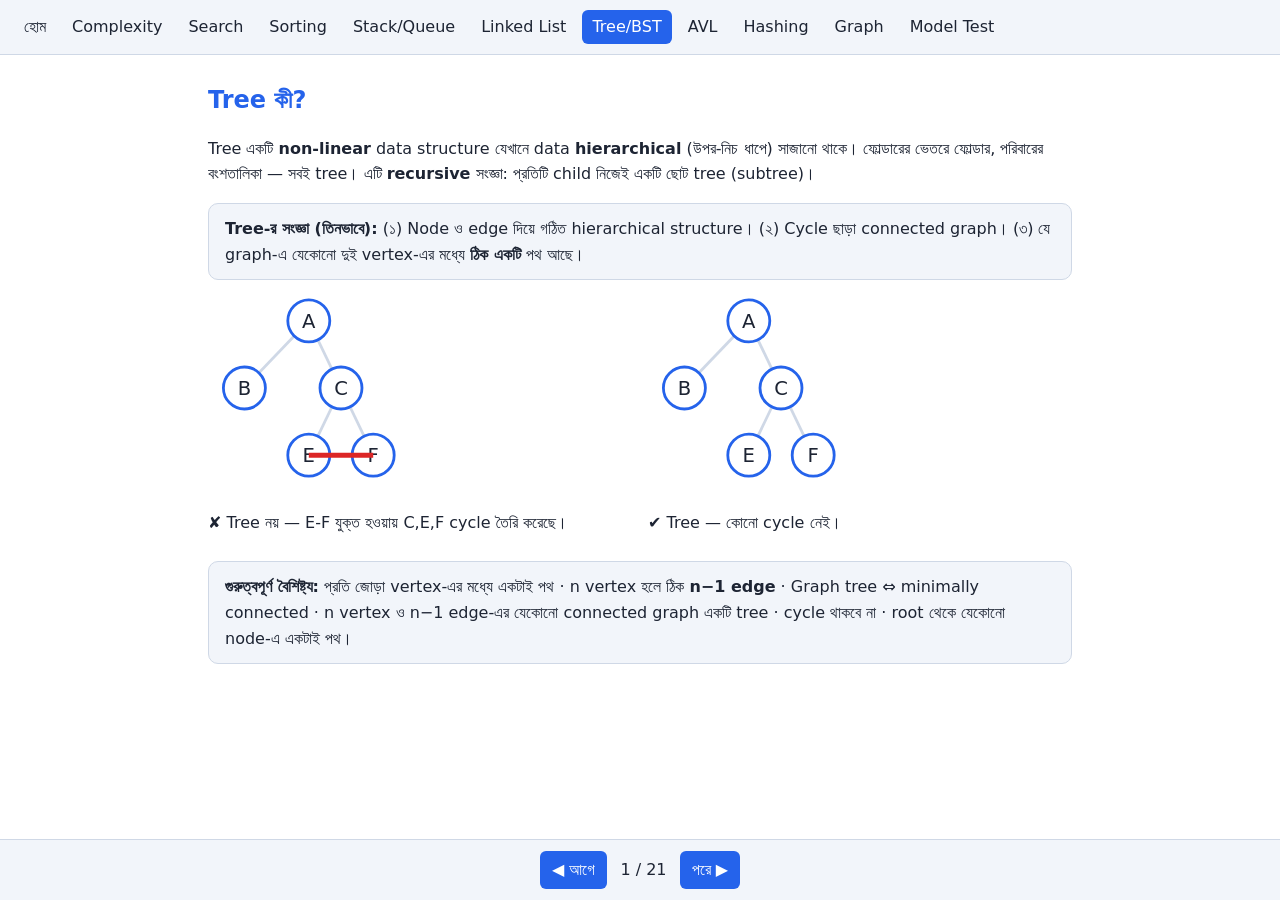
<file: tree.html>
<!doctype html><html lang="bn"><head><meta charset="utf-8"><meta name="viewport" content="width=device-width,initial-scale=1"><title>Tree</title><link rel="stylesheet" href="style.css"><style>
.cwb{border:1px solid rgba(100,116,139,.4);border-radius:12px;padding:12px;margin:12px 0}
.cwtool{display:flex;flex-wrap:wrap;gap:10px;align-items:center;margin-bottom:10px;font-size:14px}
.cwtool input,.cwtool select,.cwsp{padding:4px 6px;border:1px solid #94a3b8;border-radius:6px;font:inherit}
.cwtree{width:230px;max-width:100%}.cwkey,.cwk{width:70px}
.cwflag{color:#dc2626;font-weight:700;font-size:13px}
.cwgrid{display:grid;grid-template-columns:minmax(0,1fr) minmax(0,1fr);gap:12px;align-items:start}
@media(max-width:760px){.cwgrid{grid-template-columns:minmax(0,1fr)}}
.cwhead{display:flex;justify-content:space-between;align-items:center;background:#1e293b;color:#94a3b8;padding:6px 10px;border-radius:8px 8px 0 0;font:700 12px ui-monospace,Menlo,Consolas,monospace}
.cwpre{margin:0;background:#0f172a;color:#e2e8f0;padding:8px 0;border-radius:0 0 8px 8px;overflow:auto;max-height:520px;font:13px/1.6 ui-monospace,Menlo,Consolas,monospace}
.cl{display:block;position:relative;padding:0 12px 0 40px;white-space:pre;border-left:3px solid transparent}
.cl::before{content:attr(data-n);position:absolute;left:8px;color:#64748b}
.cl.on{background:rgba(250,204,21,.25);border-left-color:#facc15}
.cl i{font-style:normal}.cl .k{color:#7dd3fc}.cl .s{color:#86efac}.cl .c{color:#94a3b8}
.cwbtn{padding:5px 11px;border:1px solid #94a3b8;border-radius:8px;background:#f8fafc;color:#0f172a;cursor:pointer;font-weight:600;font-size:13px;font-family:inherit;margin:2px}
.cwbtn.pri{background:#2563eb;border-color:#2563eb;color:#fff}
.cwsvgbox{background:#fff;border:1px solid #e2e8f0;border-radius:8px;padding:6px;min-height:120px}
.cwsvgbox svg{display:block;margin:0 auto;width:100%;height:auto}
.cwleg{font-size:11px;color:#64748b;margin:4px 0}.cwleg span{display:inline-block;width:10px;height:10px;border-radius:50%;margin:0 3px 0 8px;vertical-align:middle;border:1px solid #64748b}
.cwinfo{font-size:13px;margin-top:6px;display:grid;gap:4px}.cwo{font:700 14px ui-monospace,monospace;color:#16a34a}
.chip{display:inline-block;padding:1px 7px;margin:1px;border-radius:999px;background:rgba(100,116,139,.18);font:12px ui-monospace,monospace}
.chip.top{background:#facc15;color:#422006;font-weight:700}.cwar{opacity:.5;margin:0 1px}
.cwctl{display:flex;flex-wrap:wrap;align-items:center;gap:6px;margin-top:10px}.cwr{flex:1;min-width:120px}.cwcnt{font-size:12px;opacity:.75}
.cwnote{margin-top:8px;padding:8px 10px;border-radius:8px;background:rgba(250,204,21,.18);border-left:4px solid #facc15;font-size:14px;min-height:22px}
</style>
</head><body>
<section class="slide"><h2>Tree কী?</h2>
<p>Tree একটি <b>non-linear</b> data structure যেখানে data <b>hierarchical</b> (উপর-নিচ ধাপে) সাজানো থাকে। ফোল্ডারের ভেতরে ফোল্ডার, পরিবারের বংশতালিকা — সবই tree। এটি <b>recursive</b> সংজ্ঞা: প্রতিটি child নিজেই একটি ছোট tree (subtree)।</p>
<div class="card"><b>Tree-র সংজ্ঞা (তিনভাবে):</b> (১) Node ও edge দিয়ে গঠিত hierarchical structure। (২) Cycle ছাড়া connected graph। (৩) যে graph-এ যেকোনো দুই vertex-এর মধ্যে <b>ঠিক একটি</b> পথ আছে।</div>
<div style="display:flex;gap:16px;flex-wrap:wrap"><div style="flex:1;min-width:200px"><div id="f0a"></div><p>✘ Tree নয় — E-F যুক্ত হওয়ায় C,E,F cycle তৈরি করেছে।</p></div><div style="flex:1;min-width:200px"><div id="f0b"></div><p>✔ Tree — কোনো cycle নেই।</p></div></div>
<div class="card"><b>গুরুত্বপূর্ণ বৈশিষ্ট্য:</b> প্রতি জোড়া vertex-এর মধ্যে একটাই পথ · n vertex হলে ঠিক <b>n−1 edge</b> · Graph tree ⇔ minimally connected · n vertex ও n−1 edge-এর যেকোনো connected graph একটি tree · cycle থাকবে না · root থেকে যেকোনো node-এ একটাই পথ।</div></section>

<section class="slide"><h2>Tree-র পরিভাষা (ইন্টারেক্টিভ)</h2>
<p>নিচের tree-টি PDF-এর উদাহরণ। একটি পরিভাষার বোতাম চাপলে সংজ্ঞা আসবে এবং সংশ্লিষ্ট node হলুদ হবে।</p>
<div id="tb"></div><div id="f1"></div><div class="card" id="tx">একটি বোতাম বেছে নাও।</div></section>

<section class="slide"><h2>প্রতিটি node-এর Degree, Depth, Height</h2>
<table><tr><th>Node</th><th>A</th><th>B</th><th>C</th><th>G</th><th>I</th><th>H</th><th>E</th><th>F</th><th>J</th><th>K</th><th>D</th></tr>
<tr><th>Degree (child সংখ্যা)</th><td>2</td><td>3</td><td>2</td><td>0</td><td>2</td><td>0</td><td>1</td><td>0</td><td>0</td><td>0</td><td>0</td></tr>
<tr><th>Depth/Level (root থেকে edge)</th><td>0</td><td>1</td><td>1</td><td>2</td><td>2</td><td>2</td><td>2</td><td>2</td><td>3</td><td>3</td><td>3</td></tr>
<tr><th>Height (সবচেয়ে লম্বা নিচের পথ)</th><td>3</td><td>2</td><td>1</td><td>0</td><td>1</td><td>0</td><td>1</td><td>0</td><td>0</td><td>0</td><td>0</td></tr></table>
<div class="card"><b>মনে রাখার নিয়ম:</b> Depth = উপর থেকে নিচে গোনা (root=0); Height = নিচ থেকে উপরে গোনা (leaf=0)। Tree-র height = root-এর height = 3; Tree-র degree = সবচেয়ে বেশি degree = Degree(B) = 3। “Level” ও “depth” একই অর্থে ব্যবহৃত হয়। Level 0: A · Level 1: B,C · Level 2: G,I,H,E,F · Level 3: J,K,D।</div></section>

<section class="slide"><h2>Tree-র ধরন</h2>
<p><b>General tree:</b> child সংখ্যার কোনো সীমা নেই (ফোল্ডার, পরিবার)। <b>Binary tree:</b> প্রতি node-এ সর্বোচ্চ ২ child (left, right)। Binary tree-র বিশেষ রূপ:</p>
<div style="display:flex;gap:12px;flex-wrap:wrap"><div style="flex:1;min-width:180px"><b>Full/Strict</b> (প্রতি node-এ 0 বা 2 child)<div id="t1"></div></div><div style="flex:1;min-width:180px"><b>Perfect</b> (সব internal node-এ 2 child, সব leaf একই level)<div id="t2"></div></div><div style="flex:1;min-width:180px"><b>Complete/Almost complete</b> (শেষ level বাদে পূর্ণ, শেষটি বাম থেকে)<div id="t3"></div></div><div style="flex:1;min-width:180px"><b>Skewed</b> (সবাই একদিকে, linked list-এর মতো, depth n−1)<div id="t4"></div></div></div>
<div class="card"><b>Balanced:</b> যেকোনো node-এ বাম ও ডান subtree-র height-এর পার্থক্য ≤ 1। <b>Rooted binary tree:</b> একটি root আছে এবং প্রতি node-এ ≤ 2 child। <b>Labeled/Unlabeled:</b> node-এ নাম থাকলে labeled।</div>
<div class="card"><b>সূত্র:</b> n node-এর tree-তে n−1 edge · Height h-এ সর্বোচ্চ node = 2<sup>h+1</sup>−1 · Level k-এ সর্বোচ্চ 2<sup>k</sup> node · N level-এ সর্বোচ্চ 2<sup>N</sup>−1 · degree-2 node n₂ হলে leaf N₀ = n₂+1 · n leaf-এর full binary tree-এ মোট 2n−1 node · n unlabeled node-এ binary tree = 2nCn/(n+1) (n=3 ⇒ 5; labeled ⇒ 5×3! = 30; n=4 ⇒ 14)।</div></section>

<section class="slide"><h2>Binary Search Tree (BST)</h2>
<p>BST হলো এমন binary tree যেখানে <b>প্রতি node-এর বাম subtree-র সব মান তার চেয়ে ছোট, আর ডান subtree-র সব মান বড়</b>। তাই খোঁজার সময় প্রতি ধাপে অর্ধেক বাদ পড়ে — গড়ে O(log n); tree একদিকে ঝুঁকে গেলে (skewed) O(n)।</p>
<div style="display:flex;gap:16px;flex-wrap:wrap"><div style="flex:1;min-width:230px"><b>উদাহরণ ১:</b> 50,30,70,20,40,60,80<div id="b1"></div></div><div style="flex:1;min-width:230px"><b>উদাহরণ ২ (ক্রমানুসারে insert):</b> 50,70,60,20,90,10,40,100<div id="b2"></div></div></div>
<div class="card"><b>Construct করার নিয়ম:</b> প্রথম মান root; এরপর প্রতিটি মান root থেকে তুলনা করে নামতে নামতে ফাঁকা জায়গায় বসাও। উদাহরণ ২-এর inorder: 10,20,40,50,60,70,90,100 (সবসময় sorted)।</div>
<div class="card"><b>Search 40:</b> 50-এ ছোট ⇒ বামে; 30-এ বড় ⇒ ডানে; 40 পেলাম। <b>Insert 25:</b> 50→বামে, 30→বামে, 20-এ বড় ⇒ 20-এর ডান child।</div>
<div class="card"><b>Delete-এর ৩ case:</b> (১) Leaf — সরাও। (২) এক child — সেই child দিয়ে প্রতিস্থাপন। (৩) দুই child — ডান subtree-র সবচেয়ে ছোট (inorder successor) দিয়ে প্রতিস্থাপন করে সেটি delete। উদাহরণ: 30 মুছলে 40 ওর জায়গায় বসে।</div></section>

<section class="slide"><h2>BST ইন্টারেক্টিভ</h2>
<div class="card"><b>কীভাবে চালাবে:</b> সংখ্যা লিখে Insert দাও — tree নিজে সাজাবে। Search চাপলে খোঁজার পথ হলুদ হবে। Delete-এ তিন case-ই চলে। Preorder/Inorder/Postorder/Level চাপলে node-গুলো ক্রমানুসারে হলুদ হবে এবং ক্রম নিচে লেখা হবে।</div>
<input id="k" type="number" value="45" style="width:80px"><button onclick="ins()">Insert</button><button onclick="srch()">Search</button><button onclick="dl()">Delete</button><button onclick="trav('pre')">Preorder</button><button onclick="trav('in')">Inorder</button><button onclick="trav('post')">Postorder</button><button onclick="trav('lvl')">Level</button><br><button onclick="pre([50,30,70,20,40,60,80])">উদাহরণ ১</button><button onclick="pre([50,70,60,20,90,10,40,100])">উদাহরণ ২</button><button onclick="R=null;draw();$('#om').textContent=''">Reset</button>
<svg id="sv" viewBox="0 0 600 300" width="100%"></svg><p id="om"></p></section>

<section class="slide"><h2>Tree Traversal — প্রতিটি node ঠিক একবার ভিজিট</h2>
<p>কোনো operation করতে আগে node-এ পৌঁছাতে হয়। ভিজিট করার ক্রম অনুযায়ী চারটি পদ্ধতি; প্রথম তিনটি <b>Depth First</b>, শেষটি <b>Breadth First</b> (queue ব্যবহার করে)।</p>
<div style="display:flex;gap:16px;flex-wrap:wrap;align-items:center"><div id="tt" style="min-width:200px"></div><table style="flex:1"><tr><th>পদ্ধতি</th><th>ক্রম</th><th>ফল (বামের tree)</th></tr><tr><td>Preorder</td><td>Root → Left → Right</td><td>1,2,4,5,3,6</td></tr><tr><td>Inorder</td><td>Left → Root → Right</td><td>4,2,5,1,3,6</td></tr><tr><td>Postorder</td><td>Left → Right → Root</td><td>4,5,2,6,3,1</td></tr><tr><td>Level order</td><td>স্তর ধরে বাম→ডান</td><td>1,2,3,4,5,6</td></tr></table></div>
<div class="card"><b>Level order:</b> root queue-তে রাখো → queue থেকে একটি node তুলে ভিজিট করো, তার child-দের queue-তে দাও → queue খালি না হওয়া পর্যন্ত।</div>
<div class="card"><b>ব্যবহার:</b> BST-এর inorder = sorted output · Preorder থেকে expression-এর prefix, Postorder থেকে postfix · Postorder: tree মুছে ফেলতে · Level order: স্তরভিত্তিক কাজ · দুই traversal (inorder + preorder/postorder) থেকে tree পুনর্গঠন সম্ভব। <b>উদাহরণ:</b> Postorder = D B E C A, Inorder = D B A E C ⇒ root A (postorder-এর শেষ), বাম = {D,B}, ডান = {E,C} ⇒ Preorder = A B D E C।</div></section>

<section class="slide"><h2>Expression Tree</h2>
<p>Operator হলো internal node, operand হলো leaf। Tree-র <b>inorder</b> দিলে infix, <b>preorder</b> দিলে prefix, <b>postorder</b> দিলে postfix expression পাওয়া যায়।</p>
<div style="display:flex;gap:16px;flex-wrap:wrap"><div style="flex:2;min-width:260px"><b>(a+b)/(a*b−c)+d</b><div id="e1"></div></div><div style="flex:1;min-width:150px"><b>(5+3)*2</b><div id="e2"></div></div></div>
<div class="card">Infix: (a+b)/(a*b−c)+d · Prefix: + / + a b − * a b c d · Postfix: a b + a b * c − / d +। (5+3)*2: আগে 5+3=8, তারপর 8×2 = <b>16</b>।</div></section>

<section class="slide"><h2>Heap (Min Heap ও Max Heap)</h2>
<p>Heap একটি <b>complete binary tree</b> (শেষ level বাদে পূর্ণ, শেষটি বাম থেকে ভরা) যা priority queue ও heap sort-এ ব্যবহৃত হয়। <b>Min heap:</b> প্রতি parent ≤ তার child, তাই root = সবচেয়ে ছোট। <b>Max heap:</b> প্রতি parent ≥ child, root = সবচেয়ে বড়।</p>
<div style="display:flex;gap:16px;flex-wrap:wrap"><div style="flex:1;min-width:220px"><b>Min heap</b><div id="h1"></div></div><div style="flex:1;min-width:220px"><b>Max heap</b><div id="h2"></div></div></div>
<div class="card"><b>Insert:</b> সবচেয়ে নিচের স্তরে বামদিকের ফাঁকা জায়গায় বসাও, তারপর parent-এর সাথে তুলনা করে উপরে ওঠাও (<b>heapify-up</b>) — O(log n)। <b>Remove min/max:</b> root সরাও, শেষ node root-এ আনো, নিচে নামাও (<b>heapify-down</b>) — O(log n)। <b>Peek:</b> root দেখা — O(1)।</div>
<div class="card"><b>Heap sort:</b> (১) max heap বানাও (২) root (সবচেয়ে বড়) শেষের ঘরে সরাও ও heap ছোট করে heapify করো (৩) পুরো array sorted না হওয়া পর্যন্ত চালাও — O(n log n)। <b>Array সূত্র (0-index):</b> parent = ⌊(i−1)/2⌋, বাম child = 2i+1, ডান child = 2i+2।</div></section>

<section class="slide"><h2>AVL, B-Tree ও অন্যান্য Tree</h2>
<table><tr><th>Tree</th><th>বৈশিষ্ট্য</th><th>ব্যবহার</th></tr><tr><td>AVL</td><td>Self-balancing BST; BF = h(left)−h(right) ∈ {−1,0,+1}; সব operation O(log n)</td><td>দ্রুত search নিশ্চিত করা</td></tr><tr><td>Red-Black</td><td>Self-balancing BST, সবসময় O(log n)</td><td>Library map/set</td></tr><tr><td>B-Tree / B+ Tree</td><td>Multiway search tree, এক node-এ একাধিক child, balanced</td><td>Database/File system index</td></tr><tr><td>Trie</td><td>String-এর prefix ধরে গঠিত</td><td>Autocomplete, router</td></tr><tr><td>Syntax tree</td><td>Program-এর গঠন</td><td>Compiler</td></tr><tr><td>Huffman tree</td><td>Frequency অনুযায়ী code</td><td>Data compression</td></tr></table>
<div class="card"><b>Complexity:</b> BST — balanced: O(log n), skewed (worst): O(n); search/insert/delete সবই O(h), h = height। AVL/Red-Black — সবসময় O(log n)। <a href="avl.html">AVL ইন্টারেক্টিভ →</a></div></section>

<section class="slide"><h2>C code — সব একসাথে (কপি করার জন্য)</h2>
<p>নিচে প্রতিটি function আলাদা সেকশনে ব্যাখ্যা ও অ্যানিমেশনসহ আছে। এখানে সবগুলো একসাথে — <b>“ফুল কোড কপি”</b> চাপলেই সব function ক্লিপবোর্ডে যাবে। কম্পাইল করে চালাতে চাইলে “header+struct সহ কপি” নাও।</p>
<div data-cwfull="all"></div>
<div class="card"><b>আগে জানা দরকার — node কেমন:</b> প্রতিটি node-এ একটি মান এবং বাম ও ডান child-এর দুটি pointer থাকে। PDF-এর কোডে কোথাও <code>r->data</code>, কোথাও <code>n->key</code> লেখা — দুটোই একই মান। child না থাকলে pointer <b>NULL</b>। নিচের struct + <code>newNode</code> সব function-এর ভিত্তি:</div>
<div data-cwfull="pre"></div>
<div class="card"><b>সব function-এর মিল:</b> প্রতিটিই <b>recursion</b> — আগে base case (node NULL), তারপর বাম ও ডান subtree-র জন্য নিজেকে call। প্রতিটি অ্যানিমেশনে বাম পাশে কোডের যে লাইন চলছে তা হলুদ হবে, আর ডান পাশে tree ও <b>call stack</b> দেখা যাবে।</div></section>

<section class="slide"><h2>১) Traversal — inorder, preorder, postorder</h2>
<p>তিনটি function একই কাঠামোর; শুধু <code>printf</code> লাইনটি কোথায় বসেছে তা-ই পার্থক্য। “অংশ” মেনু থেকে পদ্ধতি বেছে ▶ চালাও। ধাপে ধাপে দেখতে <b>পরে ▶</b> চাপো বা স্লাইডার টানো; নিজের tree-র মান লিখে Build দাও।</p>
<div data-cw="trav"></div>
<div class="card"><b>ব্যাখ্যা:</b> <code>if(r)</code> মানে node NULL না হলে তবেই কাজ — NULL হলে কিছু না করে ফিরে যাওয়াই base case। <b>Inorder</b>: বাম → print → ডান। <b>Preorder</b>: print → বাম → ডান। <b>Postorder</b>: বাম → ডান → print। অর্থাৎ node কখন “ভিজিট” (print) হবে তা নির্ভর করে print লাইনের অবস্থানের ওপর।</div>
<div class="card"><b>মনে রাখো:</b> BST-এ inorder সবসময় ছোট থেকে বড় (sorted)। Preorder-এর প্রথম মান root; postorder-এর শেষ মান root। সময় O(n); recursion stack লাগে O(h)।</div>
</section>

<section class="slide"><h2>২) BST Search</h2>
<p>প্রতি ধাপে একটি node-এর সাথে তুলনা করে বাম বা ডানে যাই — বাকি অর্ধেক বাদ। key বদলে (যেমন 40, 65, 99) চালিয়ে দেখো: পাওয়া গেলে node সবুজ হয়, না পেলে লাল ডটেড NULL-এ গিয়ে থামে।</p>
<div data-cw="search"></div>
<div class="card"><b>ব্যাখ্যা:</b> (১) <code>n==NULL</code> হলে key নেই ⇒ NULL ফেরত; <code>n->key==key</code> হলে পেয়ে গেছি ⇒ সেই node-ই ফেরত। (২) নইলে <code>key &lt; n->key</code> হলে বামে, না হলে ডানে — <code>?:</code> (ternary) দিয়ে এক লাইনে। (৩) যা ফেরত আসে তা-ই সরাসরি উপরে পাঠানো হয়, তাই উত্তর stack বেয়ে উঠে আসে।</div>
<div class="card"><b>জটিলতা:</b> O(h)। balanced হলে h ≈ log n; skewed হলে h = n ⇒ O(n)। <b>পরীক্ষা:</b> “কতবার তুলনা লাগবে” প্রশ্নে root থেকে ওই node পর্যন্ত পথের node সংখ্যাই উত্তর।</div>
</section>

<section class="slide"><h2>৩) BST Insert</h2>
<p>নতুন key সবসময় একটি <b>leaf</b> হিসেবে বসে। নামতে নামতে NULL ফাঁকা জায়গা পাওয়া পর্যন্ত যাই, তারপর <code>newNode</code> বানিয়ে উপরে ফেরত পাঠাই। শেষে নতুন node হলুদ হয়ে tree-তে যুক্ত হবে।</p>
<div data-cw="ins"></div>
<div class="card"><b>ব্যাখ্যা:</b> <code>n->left = insert(n->left,key)</code> — কৌশলটি হলো: recursive call যে pointer ফেরত দেয় সেটিই বাম child হিসেবে বসে। বেশিরভাগ সময় ফেরত আসা pointer আগেরটাই থাকে; শুধু NULL-এর জায়গায় call পৌঁছালে নতুন node আসে ও parent-এর সাথে জুড়ে যায়। শেষের <code>return n</code> মানে প্রতিটি node নিজের pointer ঠিকমতো ফেরত দেয়।</div>
<div class="card"><b>লক্ষ্য করো:</b> এই কোডে সমান key (duplicate) <code>else</code>-তে পড়ে বলে ডানে যায়। insert-এর ক্রম বদলালে tree-র আকার বদলায় (10,20,30,40 ক্রমানুসারে দিলে skewed)। জটিলতা O(h)।</div>
</section>

<section class="slide"><h2>৪) Leaf গোনা ও Node গোনা</h2>
<p>দুটোই “বাম subtree-র উত্তর + ডান subtree-র উত্তর” ধরনের। মেনু থেকে <b>getLeafCount</b> বা <b>countnodes</b> বেছে চালাও — প্রতিটি node-এর পাশে নীল রঙে তার subtree-র ফল ফুটে উঠবে।</p>
<div data-cw="cnt"></div>
<div class="card"><b>getLeafCount:</b> NULL ⇒ 0; বাম ও ডান দুটোই NULL হলে সেটি leaf ⇒ 1; নইলে বাম ও ডানের leaf সংখ্যা যোগ। <b>countnodes:</b> NULL ⇒ 0; নইলে <b>1 (নিজে) + বাম + ডান</b>। <code>r ? A : B</code> মানে r NULL না হলে A, নইলে B।</div>
<div class="card"><b>যাচাই:</b> binary tree-তে leaf = (degree-2 node সংখ্যা) + 1। দুটোই O(n) — উত্তর নিচ থেকে উপরে ফেরে, তাই এগুলো postorder-এর ধরন।</div>
</section>

<section class="slide"><h2>৫) Tree-র সর্বোচ্চ গভীরতা (maxDepth)</h2>
<p>প্রতিটি node জানতে চায় তার বাম ও ডান subtree কতটা গভীর, তারপর বড়টির সাথে নিজেকে যোগ (+1)। নীল সংখ্যা = ওই node-কে root ধরলে subtree-র গভীরতা।</p>
<div data-cw="depth"></div>
<div class="card"><b>ব্যাখ্যা:</b> NULL-এর গভীরতা 0। <code>l</code> ও <code>r</code> হলো দুই subtree-র গভীরতা; <code>(l&gt;r ? l : r) + 1</code> মানে বড়টি নিয়ে নিজের জন্য ১ যোগ। root-এর মানই পুরো tree-র maxDepth।</div>
<div class="card"><b>সতর্কতা:</b> এই function <b>node গোনে</b> (শুধু root হলে ফল 1)। আগের পাতার “height” edge গোনে (শুধু root হলে 0)। তাই height = maxDepth − 1।</div>
</section>

<section class="slide"><h2>৬) isBST — tree কি আদৌ BST?</h2>
<p>শুধু “বাম child ছোট, ডান child বড়” দেখলেই হয় না — পুরো subtree-র সব মান একটি <b>সীমার</b> ভেতরে থাকতে হয়। প্রতি node-এর পাশে তার সীমা [lo, hi] দেখা যাবে। “ভুল tree বানাও” চাপলে একটি মান এমনভাবে বদলানো হবে যাতে শুধু parent-এর সাথে মিললেও আসলে BST ভাঙে।</p>
<div data-cw="bst"></div>
<div class="card"><b>ব্যাখ্যা:</b> শুরুতে সীমা (−∞, +∞)। বামে নামলে <b>উপরের সীমা</b> (hi) হয় parent-এর মান; ডানে নামলে <b>নিচের সীমা</b> (lo) হয় parent-এর মান। মান সীমার বাইরে গেলেই false। দুই subtree-ই true হলে তবেই true (&amp;&amp; বলে বাম false হলে ডানে আর যায় না)।</div>
<div class="card"><b>সীমা কেন দরকার:</b> শুধু child-parent তুলনা করলে এমন tree ধরা পড়ে না যেখানে বাম subtree-র গভীরে root-এর চেয়ে বড় মান লুকিয়ে আছে। বিকল্প: inorder চালিয়ে দেখা মান বাড়ছে কিনা। জটিলতা O(n)।</div>
</section>

<section class="slide"><h2>৭) kthSmallest — k-তম ছোট মান</h2>
<p>BST-এর inorder ছোট থেকে বড় ক্রমে চলে, তাই inorder-এ k-তম node-ই k-তম ছোট মান। কাউন্টার <code>i</code> বাড়াতে বাড়াতে <code>i == k</code> হলে থামি। নিচে i ও k দেখা যাবে; node-এর পাশের #১, #২… হলো ভিজিটের ক্রম।</p>
<div data-cw="kth"></div>
<div class="card"><b>ব্যাখ্যা:</b> বাম subtree আগে খুঁজি। সেখানে উত্তর মিললে (<code>L != INT_MAX</code>) সরাসরি ফেরত। না মিললে বর্তমান node গুনি: <code>++*i</code>। i == k হলে এই node-এর মানই উত্তর; নইলে ডানে যাই। <code>INT_MAX</code> মানে “এখনও পাইনি”।</div>
<div class="card"><b>খেয়াল রাখো:</b> <code>i</code> একটি pointer (<code>int *i</code>), তাই সব recursive call একই কাউন্টার ভাগ করে — শুরুতে <code>int i = 0;</code> দিয়ে <code>&amp;i</code> পাঠাতে হয়। k, node সংখ্যার চেয়ে বড় হলে INT_MAX ফেরে। জটিলতা O(h + k)।</div>
</section>

<section class="slide"><h2>সমাধানসহ অনুশীলন (DS-UNIT-45)</h2>
<div class="card"><b>সমস্যা ১:</b> 50,15,62,5,20,58,91,3,8,37,60,24 insert করলে root-এর বাম ও ডান subtree-তে node কত? <br>বামে (&lt;50): 15,5,20,3,8,37,24 = <b>7</b>; ডানে (&gt;50): 62,58,91,60 = <b>4</b> ⇒ উত্তর (7, 4)।</div>
<div class="card"><b>সমস্যা ২:</b> 4টি distinct key দিয়ে কতটি BST? Catalan C₄ = 8C4/5 = <b>14</b>।</div>
<div class="card"><b>সমস্যা ৩:</b> 7,5,1,8,3,6,0,9,4,2 insert। Inorder = 0,1,2,…,9 (sorted)। Preorder = 7,5,1,0,3,2,4,6,8,9।</div>
<div class="card"><b>সমস্যা ৪:</b> Preorder 30,20,10,15,25,23,39,35,42 (BST) ⇒ Postorder = 15,10,23,25,20,35,42,39,30। (30 root; বাম: 20 [10→ডানে 15, 25→বামে 23]; ডান: 39 [35, 42])।</div>
<div class="card"><b>সমস্যা ৫:</b> Max heap-এ 1,7,2,6,3,5,8 পরপর insert ⇒ array 8,6,7,1,3,2,5 (root 8)।</div></section>

<section class="slide"><h2>Scenario: Tree কোথায় কীভাবে?</h2>
<table><tr><th>ঘটনা</th><th>কোন Tree ও কেন</th></tr><tr><td>File system</td><td>General tree — প্রতি folder-এ বহু child। DFS দিয়ে গভীরে খোঁজা, BFS দিয়ে স্তর ধরে খোঁজা</td></tr><tr><td>Family app</td><td>Root = দাদা-দাদি, leaf = সবচেয়ে ছোট প্রজন্ম; Level order-এ প্রজন্ম ধরে দেখানো</td></tr><tr><td>Website menu</td><td>N-ary tree: Electronics → Mobile → Android/iPhone; নতুন category = parent-এর নিচে নতুন child</td></tr><tr><td>Bank database</td><td>B/B+ Tree — balanced, disk access কম, search O(log n)</td></tr><tr><td>Medical AI</td><td>Decision tree — node = প্রশ্ন (জ্বর? কাশি?), branch = উত্তর, leaf = ফলাফল</td></tr><tr><td>(5+3)*2</td><td>Expression tree ⇒ 16</td></tr><tr><td>Nested comments</td><td>Tree — parent = মূল comment, child = reply</td></tr><tr><td>Router loop</td><td>Spanning tree — cycle মুছে loop আটকায়</td></tr><tr><td>বইয়ের ID</td><td>BST — left&lt;root&lt;right; গড় O(log n), unbalanced হলে O(n)</td></tr><tr><td>Browser HTML</td><td>DOM tree: html → body → h1</td></tr></table></section>
<section class="slide"><h2>অনুশীলন প্রশ্ন</h2><div id="qz"></div></section>
<script src="bank.js"></script><script src="app.js"></script><script>
quiz('tr','#qz');
// ---- generic figure drawer: node=[label,...children], null = empty slot ----
function lay(n,d,c){if(!n){c.i++;return null}if(n.length==1)return{l:n[0],x:c.i++,y:d,k:[]};const s=c.i,k=n.slice(1).map(x=>lay(x,d+1,c)).filter(Boolean);return{l:n[0],x:(s+c.i-1)/2,y:d,k}}
function fig(sp,hl=[]){const c={i:0},r=lay(sp,0,c),all=[];(function f(n){all.push(n);n.k.forEach(f)})(r);const X=n=>26+n.x*46,Y=n=>22+n.y*48,W=52+(c.i-1)*46,Hh=44+Math.max(...all.map(n=>n.y))*48;
return '<svg viewBox="0 0 '+W+' '+Hh+'" style="max-width:'+W*1.4+'px;width:100%">'+all.map(n=>n.k.map(k=>'<line x1="'+X(n)+'" y1="'+Y(n)+'" x2="'+X(k)+'" y2="'+Y(k)+'"/>').join('')).join('')+all.map(n=>'<g class="nd '+(hl.includes(n.l)?'on':'')+'"><circle cx="'+X(n)+'" cy="'+Y(n)+'" r="15"/><text x="'+X(n)+'" y="'+(Y(n)+5)+'">'+n.l+'</text></g>').join('')+'</svg>'}
const F=(id,sp,hl)=>$('#'+id).innerHTML=fig(sp,hl);
const P=['A',['B',['G'],['I',['J'],['K']],['H']],['C',['E',['D']],['F']]];
F('f0a',['A',['B'],['C',['E'],['F']]],[]);$('#f0a').innerHTML=$('#f0a').innerHTML.replace('</svg>','<line x1="72" y1="118" x2="118" y2="118" style="stroke:#dc2626;stroke-width:3.5"/></svg>');F('f0b',['A',['B'],['C',['E'],['F']]]);
const TM={Root:[['A'],'যে node থেকে tree শুরু। প্রতি tree-তে ঠিক একটি root; একাধিক root থাকতে পারে না। এখানে A।'],
Edge:[[],'দুই node-কে যুক্তকারী রেখা। n node-এর tree-তে ঠিক n−1 edge — এখানে 11 node, 10 edge।'],
Parent:[['A','B','I','C','E'],'যে node-এর এক বা একাধিক child আছে। A-র child B,C; B-র child G,I,H; I-র child J,K; C-র child E,F; E-র child D।'],
Child:[['B','C','G','I','H','J','K','E','F','D'],'যে node অন্য node-এর নিচে যুক্ত। root ছাড়া সবাই কারো না কারো child। B,C হলো A-র child; J,K হলো I-র child; D হলো E-র child।'],
Siblings:[['B','C','G','I','H','J','K','E','F'],'একই parent-এর child-রা siblings: (B,C), (G,I,H), (J,K), (E,F)।'],
Degree:[['B'],'Node-এর degree = তার child সংখ্যা: A=2, B=3, C=2, D=0। Tree-র degree = সবচেয়ে বড় node degree = B-র 3।'],
Internal:[['A','B','C','I','E'],'কমপক্ষে একটি child আছে এমন node (non-terminal)। এখানে A,B,C,I,E।'],
Leaf:[['G','J','K','H','D','F'],'যার কোনো child নেই (external/terminal node)। এখানে G,J,K,H,D,F।'],
Level:[['A'],'উপর থেকে নিচে ধাপ; root = level 0। Level 0: A · 1: B,C · 2: G,I,H,E,F · 3: J,K,D।'],
Height:[['A'],'Node থেকে নিচের সবচেয়ে লম্বা পথের edge সংখ্যা। Leaf-এর height 0; B=2, A=3। Tree-র height = root-এর height = 3।'],
Depth:[['J'],'Root থেকে ওই node পর্যন্ত edge সংখ্যা: A=0, B=1, C=1, J=3। Tree-র depth = সবচেয়ে গভীর leaf-এর depth = 3।'],
Subtree:[['B','G','I','J','K','H'],'কোনো node ও তার সব descendant মিলে subtree। এখানে B-কে root ধরে হলুদ অংশ একটি subtree।'],
Forest:[[],'আলাদা (disjoint) কয়েকটি tree-র সমষ্টি। Tree-র root সরালে তার child-দের subtree গুলো একটি forest হয়।']};
$('#tb').innerHTML=Object.keys(TM).map(k=>'<button onclick="tm(\''+k+'\')">'+k+'</button>').join('');F('f1',P);
function tm(k){F('f1',P,TM[k][0]);$('#tx').innerHTML='<b>'+k+':</b> '+TM[k][1]}
F('t1',['A',['B',['D'],['E']],['C']]);F('t2',['A',['B',['D'],['E']],['C',['F'],['G']]]);F('t3',['A',['B',['D'],['E']],['C',['F'],null]]);F('t4',['A',null,['B',null,['C',null,['D']]]]);
F('b1',['50',['30',['20'],['40']],['70',['60'],['80']]]);F('b2',['50',['20',['10'],['40']],['70',['60'],['90',null,['100']]]]);
F('tt',['1',['2',['4'],['5']],['3',null,['6']]]);
F('e1',['+',['/',['+',['a'],['b']],['−',['*',['a'],['b']],['c']]],['d']]);F('e2',['*',['+',['5'],['3']],['2']]);
F('h1',['10',['15',['25'],['30']],['20',['35'],['40']]]);F('h2',['40',['30',['25'],['20']],['35',['15'],['10']]]);
// ---- interactive BST ----
let R=null;const mk=v=>({v,l:null,r:null});
function put(v){if(!R){R=mk(v);return}let c=R;for(;;){if(v==c.v)return;const s=v<c.v?'l':'r';if(!c[s]){c[s]=mk(v);return}c=c[s]}}
function ins(){put(+$('#k').value);draw();$('#om').textContent='Insert সম্পন্ন'}
function pre(a){R=null;a.forEach(put);draw();$('#om').textContent='ক্রম: '+a.join(', ')}
function rm(n,v){if(!n)return n;if(v<n.v)n.l=rm(n.l,v);else if(v>n.v)n.r=rm(n.r,v);else{if(!n.l)return n.r;if(!n.r)return n.l;let s=n.r;while(s.l)s=s.l;n.v=s.v;n.r=rm(n.r,s.v)}return n}
function dl(){const v=+$('#k').value,a=nodes(R).find(n=>n.v==v);let t='পাওয়া যায়নি';if(a)t=!a.l&&!a.r?'Case 1: leaf সরানো হলো':(!a.l||!a.r)?'Case 2: এক child দিয়ে প্রতিস্থাপন':'Case 3: inorder successor দিয়ে প্রতিস্থাপন';R=rm(R,v);draw();$('#om').textContent=v+' delete — '+t}
function ly(n,d,o){if(!n)return;ly(n.l,d+1,o);n.x=o.i++;n.y=d;ly(n.r,d+1,o)}
function nodes(n,a=[]){if(n){nodes(n.l,a);a.push(n);nodes(n.r,a)}return a}
function draw(on=[]){const o={i:0};ly(R,0,o);const a=nodes(R),X=n=>30+n.x*(540/Math.max(a.length,1)),Y=n=>30+n.y*55;
$('#sv').innerHTML=a.map(n=>[n.l,n.r].map(c=>c?'<line x1="'+X(n)+'" y1="'+Y(n)+'" x2="'+X(c)+'" y2="'+Y(c)+'"/>':'').join('')).join('')+a.map(n=>'<g class="nd '+(on.includes(n)?'on':'')+'"><circle cx="'+X(n)+'" cy="'+Y(n)+'" r="16"/><text x="'+X(n)+'" y="'+(Y(n)+5)+'">'+n.v+'</text></g>').join('')}
function order(t,n=R,a=[]){if(!n)return a;if(t=='pre')a.push(n);order(t,n.l,a);if(t=='in')a.push(n);order(t,n.r,a);if(t=='post')a.push(n);return a}
function lvl(){const a=[],q=R?[R]:[];while(q.length){const n=q.shift();a.push(n);n.l&&q.push(n.l);n.r&&q.push(n.r)}return a}
async function trav(t){const a=t=='lvl'?lvl():order(t);for(let i=1;i<=a.length;i++){draw(a.slice(0,i));$('#om').textContent=a.slice(0,i).map(n=>n.v).join(', ');await sleep(600)}}
async function srch(){const v=+$('#k').value;let c=R,p=[];while(c){p.push(c);draw(p);$('#om').textContent=v+' ও '+c.v+' তুলনা: '+(v==c.v?'পাওয়া গেছে':v<c.v?'ছোট ⇒ বামে':'বড় ⇒ ডানে');await sleep(700);if(c.v==v)return;c=v<c.v?c.l:c.r}$('#om').textContent=v+' পাওয়া যায়নি'}
pre([50,30,70,20,40,60,80]);
</script>
<script>
(function(){
'use strict';
const esc=s=>s.replace(/&/g,'&amp;').replace(/</g,'&lt;').replace(/>/g,'&gt;');
function hl(s){let cm='';const ci=s.search(/\/\/|\/\*/);if(ci>=0){cm=s.slice(ci);s=s.slice(0,ci)}
 const o=esc(s).replace(/"[^"]*"/g,m=>'<i class="s">'+m+'</i>').replace(/\b(struct|union|typedef|int|void|bool|return|if|else|true|false|NULL|INT_MAX|include)\b/g,'<i class="k">$1</i>');
 return o+(cm?'<i class="c">'+esc(cm)+'</i>':'')}
function copy(t,b){
 const done=()=>{const o=b.dataset.o||b.textContent;b.dataset.o=o;b.textContent='✓ কপি হয়েছে';setTimeout(()=>{b.textContent=o},1600)};
 function fb(){const x=document.createElement('textarea');x.value=t;x.style.position='fixed';x.style.opacity='0';document.body.appendChild(x);x.select();try{document.execCommand('copy')}catch(e){}x.remove();done()}
 if(navigator.clipboard&&window.isSecureContext){navigator.clipboard.writeText(t).then(done,fb)}else fb()}
function mkBlock(el,lines,btns){
 el.innerHTML='<div class="cwhead"><span>C</span><span class="cwbtns">'+btns.map((b,i)=>'<button class="cwbtn" data-k="'+i+'">'+b[0]+'</button>').join('')+'</span></div><pre class="cwpre">'+lines.map((s,i)=>'<span class="cl" data-n="'+(i+1)+'">'+(hl(s)||' ')+'</span>').join('')+'</pre>';
 el.querySelectorAll('button').forEach(b=>{b.onclick=()=>copy(btns[+b.dataset.k][1],b)})}

/* ---------- কোড ---------- */
const CODES={
trav:[
'void inorder(node *r){','  if(r){','    inorder(r->left);','    printf("%d ",r->data);','    inorder(r->right);','  }','}','',
'void preorder(node *r){','  if(r){','    printf("%d ",r->data);','    preorder(r->left);','    preorder(r->right);','  }','}','',
'void postorder(node *r){','  if(r){','    postorder(r->left);','    postorder(r->right);','    printf("%d ",r->data);','  }','}'],
search:[
'struct node *search(struct node *n,int key){      // BST search','  if(n==NULL||n->key==key) return n;','  return key < n->key','       ? search(n->left,key)','       : search(n->right,key);','}'],
ins:[
'struct node *insert(struct node *n,int key){      // BST insert','  if(n==NULL) return newNode(key);','  if(key < n->key)','    n->left = insert(n->left,key);','  else','    n->right = insert(n->right,key);','  return n;','}'],
cnt:[
'int getLeafCount(Node *n){','  if(!n) return 0;','  if(!n->left && !n->right) return 1;','  return getLeafCount(n->left)','       + getLeafCount(n->right);','}','',
'int countnodes(struct node *r){','  return r ? 1 + countnodes(r->left)','             + countnodes(r->right)','           : 0;','}'],
depth:[
'int maxDepth(struct node *n){','  if(!n) return 0;','  int l = maxDepth(n->left),','      r = maxDepth(n->right);','  return (l>r ? l : r) + 1;','}'],
bst:[
'bool isBST(Node *n,int lo,int hi){','  if(!n) return true;','  if(n->data < lo || n->data > hi)','    return false;','  return isBST(n->left, lo, n->data)','      && isBST(n->right, n->data, hi);','}'],
kth:[
'int kthSmallest(Node *r,int *i,int k){ /* inorder-এ k-তম node */','  if(!r) return INT_MAX;','  int L = kthSmallest(r->left,i,k);','  if(L != INT_MAX) return L;','  if(++*i == k) return r->data;','  return kthSmallest(r->right,i,k);','}']
};
const PRE=['#include <stdio.h>','#include <stdlib.h>','#include <limits.h>','#include <stdbool.h>','',
'struct node {','  union { int data; int key; };   // PDF-তে data ও key দুই নামই আছে — এখানে একই ঘর (C11)','  struct node *left, *right;','};','typedef struct node node;','typedef struct node Node;','',
'struct node *newNode(int key){','  struct node *t = malloc(sizeof(struct node));','  t->key = key; t->left = t->right = NULL;','  return t;','}'].join('\n');
const ALLL=['trav','search','ins','cnt','depth','bst','kth'].map(k=>CODES[k].join('\n')).join('\n\n');

/* ---------- tree সাহায্যকারী ---------- */
const NA=n=>n?n.v:'NULL';
const mk=v=>({v,l:null,r:null});
function put(R,v){const n=mk(v);if(!R)return n;let c=R;for(;;){const s=v<c.v?'l':'r';if(!c[s]){c[s]=n;return R}c=c[s]}}
function build(t){const a=t.split(/[\s,]+/).filter(Boolean).map(Number).filter(Number.isFinite).slice(0,15);let R=null;a.forEach(v=>{R=put(R,v)});return R}
function cl(n){if(!n)return null;const c={v:n.v,l:null,r:null};n.c=c;c.l=cl(n.l);c.r=cl(n.r);return c}
function breakTree(R){if(R&&R.r&&R.r.l){R.r.l.v=R.v-5;return true}if(R&&R.l&&R.l.r){R.l.r.v=R.v+5;return true}return false}
function lay(R){const a=[];let i=0,md=0;(function f(n,d,p){if(!n)return;f(n.l,d+1,n);n.x=i++;n.y=d;n.p=p;if(d>md)md=d;a.push(n);f(n.r,d+1,n)})(R,0,null);return{a,md,w:i}}

function svgOf(R,s){
 if(!R)return '<svg viewBox="0 0 220 60"><text x="110" y="34" text-anchor="middle" font-size="13" fill="#64748b">খালি tree</text></svg>';
 const L=lay(R),a=L.a,U=Math.max(40,Math.min(58,600/Math.max(L.w,1)));
 const W=Math.max(220,70+(L.w-1)*U),H=30+L.md*54+46;
 const X=n=>W/2-(L.w-1)*U/2+n.x*U,Y=n=>28+n.y*54;
 const path=s.path||[],vis=s.vis||[],bad=s.bad||[],lab=s.lab;
 let o='<svg viewBox="0 0 '+W+' '+H+'" style="max-width:'+Math.round(W*1.5)+'px">';
 a.forEach(n=>{[n.l,n.r].forEach(c=>{if(c){const hot=path.includes(n)&&path.includes(c);
  o+='<line x1="'+X(n)+'" y1="'+Y(n)+'" x2="'+X(c)+'" y2="'+Y(c)+'" stroke="'+(hot?'#ca8a04':'#94a3b8')+'" stroke-width="'+(hot?3:1.6)+'"/>'}})});
 if(s.nul){const p=s.nul[0],sd=s.nul[1],nx=X(p)+(sd=='l'?-1:1)*U*0.42,ny=Y(p)+42;
  o+='<line x1="'+X(p)+'" y1="'+Y(p)+'" x2="'+nx+'" y2="'+(ny-9)+'" stroke="#dc2626" stroke-width="1.6" stroke-dasharray="4 3"/>'
   +'<rect x="'+(nx-18)+'" y="'+(ny-9)+'" width="36" height="18" rx="4" fill="#fff" stroke="#dc2626" stroke-dasharray="3 2"/>'
   +'<text x="'+nx+'" y="'+(ny+4)+'" text-anchor="middle" font-size="10" font-weight="700" fill="#dc2626">NULL</text>'}
 a.forEach(n=>{let f='#f1f5f9',st='#64748b',sw=1.8;
  if(vis.includes(n)){f='#bbf7d0';st='#16a34a'}else if(path.includes(n)){f='#fef9c3';st='#ca8a04'}
  if(bad.includes(n)){f='#fecaca';st='#dc2626';sw=3}
  if(s.found===n){f='#4ade80';st='#15803d';sw=3.5}
  else if(s.cur===n&&!bad.includes(n)){f='#facc15';st='#a16207';sw=3.5}
  o+='<circle cx="'+X(n)+'" cy="'+Y(n)+'" r="16" fill="'+f+'" stroke="'+st+'" stroke-width="'+sw+'"/>'
   +'<text x="'+X(n)+'" y="'+(Y(n)+4.5)+'" text-anchor="middle" font-size="13" font-weight="700" fill="#0f172a">'+n.v+'</text>';
  const t=lab&&lab.get(n);
  if(t){const left=n.p&&n.p.l===n;o+='<text x="'+(X(n)+(left?-20:20))+'" y="'+(Y(n)-12)+'" text-anchor="'+(left?'end':'start')+'" font-size="11" font-weight="700" fill="#1d4ed8">'+esc(String(t))+'</text>'}});
 o+='</svg>';
 return o.replace(/<(line|circle|rect|text)\b([^>]*?)(\/?)>/g,function(m,t,at,sl){let st='';
  at=at.replace(/\s(fill|stroke-width|stroke-dasharray|stroke|font-size|font-weight|text-anchor)="([^"]*)"/g,function(x,k,v){st+=k+':'+v+';';return ''});
  return '<'+t+at+' style="'+st+'"'+sl+'>'})}

/* ---------- tracer: প্রতিটি function-এর ধাপ তৈরি ---------- */
function trTrav(R,p){
 const m=p.mode,nm={in:'inorder',pre:'preorder',post:'postorder'}[m],B={in:0,pre:8,post:16}[m],H=[B,B+1];
 const LN=m=='in'?{L:B+2,P:B+3,R:B+4}:m=='pre'?{P:B+2,L:B+3,R:B+4}:{L:B+2,R:B+3,P:B+4};
 const S=[],out=[],vis=[];
 const push=(o,st)=>S.push(Object.assign({st:st.slice(),out:out.join(' '),vis:vis.slice()},o));
 push({l:[],t:nm+'(root) call দিয়ে শুরু। এখনও কোনো node print হয়নি।'},[]);
 function rec(n,st,par,side){
  const s2=st.concat(nm+'('+NA(n)+')');
  if(!n){push({l:H,nul:par&&[par,side],t:'r == NULL — base case। কিছু না করে আগের call-এ ফিরে যাও।'},s2);return}
  push({l:H,cur:n,t:nm+'('+n.v+') শুরু। r NULL নয়, তাই if-এর ভেতরে ঢুকলাম।'},s2);
  const ops={
   L:()=>{push({l:[LN.L],cur:n,t:n.v+'-এর বাম child ('+NA(n.l)+') দিয়ে '+nm+' call।'},s2);rec(n.l,s2,n,'l')},
   R:()=>{push({l:[LN.R],cur:n,t:n.v+'-এর ডান child ('+NA(n.r)+') দিয়ে '+nm+' call।'},s2);rec(n.r,s2,n,'r')},
   P:()=>{out.push(n.v);vis.push(n);push({l:[LN.P],cur:n,t:n.v+' print হলো ⇒ এখন output: '+out.join(' ')},s2)}};
  (m=='in'?['L','P','R']:m=='pre'?['P','L','R']:['L','R','P']).forEach(k=>ops[k]())}
 rec(R,[],null,null);
 push({l:[],t:'সম্পূর্ণ! '+nm+' ক্রম: '+out.join(', ')},[]);
 return S}

function trSearch(R,p){
 const key=p.key,S=[],path=[];let res=null;
 const push=(o,st)=>S.push(Object.assign({st:st.slice(),path:path.slice()},o));
 push({l:[],t:'search(root, '+key+') দিয়ে শুরু।'},[]);
 (function rec(n,st,par,side){
  const s2=st.concat('search('+NA(n)+', '+key+')');
  if(!n){push({l:[1],nul:par&&[par,side],t:'n == NULL ⇒ '+key+' tree-তে নেই। NULL return।'},s2);res=null;return}
  path.push(n);
  if(n.v==key){push({l:[1],cur:n,found:n,t:'n->key == '+key+' ⇒ পেয়ে গেছি! এই node-এর pointer return।'},s2);res=n;return}
  if(key<n.v){push({l:[1,2,3],cur:n,t:key+' < '+n.v+' ⇒ বাম subtree-তে search (ডানের অর্ধেক বাদ)।'},s2);rec(n.l,s2,n,'l')}
  else{push({l:[1,2,4],cur:n,t:key+' > '+n.v+' ⇒ ডান subtree-তে search (বামের অর্ধেক বাদ)।'},s2);rec(n.r,s2,n,'r')}
 })(R,[],null,null);
 push(res?{l:[],found:res,t:'ফল: '+key+' পাওয়া গেছে — '+path.length+'টি node তুলনা করতে হয়েছে।'}:{l:[],t:'ফল: NULL — '+key+' নেই ('+path.length+'টি node তুলনা)।'},[]);
 return S}

function trIns(R,p){
 const key=p.key,S=[],post=cl(R),path=[];let proot=post,nn=null;
 const push=(o,st,tr)=>S.push(Object.assign({st:st.slice(),tree:tr||R,path:tr?path.map(x=>x.c):path.slice()},o));
 push({l:[],t:'insert(root, '+key+') দিয়ে শুরু।'},[]);
 function rec(n,st,par,side){
  const s2=st.concat('insert('+NA(n)+', '+key+')');
  if(!n){
   push({l:[1],nul:par&&[par,side],t:'n == NULL ⇒ ফাঁকা জায়গা পেলাম, এখানেই নতুন node বসবে।'},s2);
   nn=mk(key);if(par)par.c[side]=nn;else proot=nn;
   push({l:[1],cur:nn,t:'newNode('+key+') তৈরি হয়ে এই pointer return করল।'},s2,proot);return}
  path.push(n);
  const goL=key<n.v;
  push({l:goL?[2,3]:[2,4,5],cur:n,t:goL?key+' < '+n.v+' ⇒ n->left = insert(n->left, key) — বামে নামো।':(key==n.v?key+' == '+n.v+', তাই key < n->key মিথ্যা (সমান মান এই কোডে ডানে যায) ⇒ ':key+' > '+n.v+' ⇒ ')+'n->right = insert(n->right, key) — ডানে নামো।'},s2);
  rec(goL?n.l:n.r,s2,n,goL?'l':'r');
  push({l:goL?[3,6]:[5,6],cur:n.c,t:'ফেরত আসা pointer '+n.v+'-এর '+(goL?'left':'right')+'-এ বসল; তারপর return n (এই node-এর নিজের pointer ঠিকই আছে)।'},s2,proot)}
 rec(R,[],null,null);
 push({l:[],cur:nn,t:'ফল: '+key+' নতুন leaf হিসেবে বসেছে। BST-এর শর্ত বজায় আছে, বাকি node নড়েনি।'},[],proot);
 return S}

function trCount(R,p){
 const m=p.mode,S=[],lab=new Map(),nm=m=='leaf'?'getLeafCount':'countnodes';
 const push=(o,st)=>S.push(Object.assign({st:st.slice(),lab:new Map(lab)},o));
 push({l:[],t:nm+'(root) দিয়ে শুরু। নিচ থেকে ফিরে আসা মান node-এর পাশে নীল রঙে দেখা যাবে।'},[]);
 function rec(n,st,par,side){
  const s2=st.concat(nm+'('+NA(n)+')');
  if(!n){push({l:m=='leaf'?[1]:[7,10],nul:par&&[par,side],t:m=='leaf'?'!n ⇒ NULL-এ কোনো leaf নেই ⇒ 0 return।':'r NULL ⇒ ": 0" শাখা ⇒ 0 return।'},s2);return 0}
  if(m=='leaf'&&!n.l&&!n.r){lab.set(n,'= 1');push({l:[2],cur:n,t:n.v+'-এর বাম ও ডান দুটোই NULL ⇒ এটি leaf ⇒ 1 return।'},s2);return 1}
  push({l:m=='leaf'?[3,4]:[7,8,9],cur:n,t:m=='leaf'?n.v+' leaf নয় ⇒ বাম ও ডান subtree-র leaf সংখ্যা যোগ করব।':n.v+' আছে ⇒ 1 (নিজে) + বাম subtree-র node + ডান subtree-র node।'},s2);
  const a=rec(n.l,s2,n,'l'),b=rec(n.r,s2,n,'r'),v=m=='leaf'?a+b:1+a+b;
  lab.set(n,'= '+v);
  push({l:m=='leaf'?[3,4]:[8,9],cur:n,t:(m=='leaf'?a+' + '+b:'1 + '+a+' + '+b)+' = '+v+' return।'},s2);return v}
 const t=rec(R,[],null,null);
 push({l:[],t:'ফল: '+(m=='leaf'?'মোট leaf = ':'মোট node = ')+t},[]);
 return S}

function trDepth(R){
 const S=[],lab=new Map();
 const push=(o,st)=>S.push(Object.assign({st:st.slice(),lab:new Map(lab)},o));
 push({l:[],t:'maxDepth(root) দিয়ে শুরু। প্রতিটি node নিজের নিচের দুই subtree-র গভীরতা জেনে ফিরবে।'},[]);
 function rec(n,st,par,side){
  const s2=st.concat('maxDepth('+NA(n)+')');
  if(!n){push({l:[1],nul:par&&[par,side],t:'!n ⇒ NULL-এর গভীরতা 0 return।'},s2);return 0}
  push({l:[2,3],cur:n,t:n.v+': বাম ও ডান subtree-র maxDepth জানতে নিজেকে দুইবার call।'},s2);
  const l=rec(n.l,s2,n,'l'),r=rec(n.r,s2,n,'r'),m=(l>r?l:r)+1;
  lab.set(n,'= '+m);
  push({l:[4],cur:n,t:'l = '+l+', r = '+r+' ⇒ (l>r ? l : r) + 1 = '+m+' return।'},s2);return m}
 const d=rec(R,[],null,null);
 push({l:[],t:'ফল: maxDepth = '+d+' (node গোনায়)। edge গোনায় tree-র height = '+(d-1)+'।'},[]);
 return S}

function trBST(R){
 const S=[],lab=new Map(),bad=[];
 const fm=x=>x===-Infinity?'−∞':x===Infinity?'+∞':x;
 const push=(o,st)=>S.push(Object.assign({st:st.slice(),lab:new Map(lab),bad:bad.slice()},o));
 push({l:[],t:'isBST(root, INT_MIN, INT_MAX) দিয়ে শুরু — root-এর ওপর কোনো সীমা নেই।'},[]);
 function rec(n,lo,hi,st,par,side){
  const s2=st.concat('isBST('+NA(n)+', '+fm(lo)+', '+fm(hi)+')');
  if(!n){push({l:[1],nul:par&&[par,side],t:'n NULL ⇒ খালি subtree সবসময় ঠিক ⇒ true return।'},s2);return true}
  lab.set(n,'['+fm(lo)+', '+fm(hi)+']');
  if(n.v<lo||n.v>hi){bad.push(n);push({l:[2,3],cur:n,t:n.v+' সীমা ['+fm(lo)+', '+fm(hi)+']-এর বাইরে ⇒ BST-এর শর্ত ভাঙা ⇒ false return।'},s2);return false}
  push({l:[2],cur:n,t:n.v+' সীমা ['+fm(lo)+', '+fm(hi)+']-এর ভেতরে ✔'},s2);
  push({l:[4],cur:n,t:'বাম child-এর জন্য সীমা হবে ['+fm(lo)+', '+n.v+'] (hi = n->data)।'},s2);
  if(!rec(n.l,lo,n.v,s2,n,'l')){push({l:[4],cur:n,t:'বাম subtree false ⇒ && short-circuit: ডানে না গিয়েই false return।'},s2);return false}
  push({l:[5],cur:n,t:'বাম ঠিক ⇒ ডান child-এর জন্য সীমা হবে ['+n.v+', '+fm(hi)+'] (lo = n->data)।'},s2);
  const r=rec(n.r,n.v,hi,s2,n,'r');
  push({l:[4,5],cur:n,t:r?'বাম ও ডান দুটোই true ⇒ true return।':'ডান subtree false ⇒ false return।'},s2);return r}
 const res=rec(R,-Infinity,Infinity,[],null,null);
 push({l:[],t:'ফল: '+(res?'true — এটি বৈধ BST।':'false — এটি BST নয়।')},[]);
 return S}

function trKth(R,p){
 const k=p.k,S=[],lab=new Map(),vis=[];let i=0;
 const push=(o,st)=>S.push(Object.assign({st:st.slice(),lab:new Map(lab),vis:vis.slice(),ex:'i = '+i+' &nbsp; k = '+k},o));
 push({l:[],t:'int i = 0; kthSmallest(root, &i, '+k+') — inorder-এ '+k+'-তম node খুঁজছি।'},[]);
 function rec(n,st,par,side){
  const s2=st.concat('kth('+NA(n)+')');
  if(!n){push({l:[1],nul:par&&[par,side],t:'r NULL ⇒ INT_MAX return ("এখানে পাইনি")।'},s2);return Infinity}
  push({l:[2],cur:n,t:n.v+': আগে বাম subtree ('+NA(n.l)+') খুঁজি।'},s2);
  const L=rec(n.l,s2,n,'l');
  if(L!==Infinity){push({l:[3],cur:n,t:'L = '+L+' ≠ INT_MAX ⇒ বামেই উত্তর মিলেছে, তাই '+L+' return (আর এগোই না)।'},s2);return L}
  push({l:[3],cur:n,t:'L == INT_MAX ⇒ বামে এখনও পাইনি, এবার এই node-এর পালা।'},s2);
  i++;vis.push(n);lab.set(n,'#'+i);
  if(i==k){push({l:[4],cur:n,found:n,t:'++*i = '+i+' == k ⇒ '+n.v+' হলো '+k+'-তম ছোট মান। '+n.v+' return।'},s2);return n.v}
  push({l:[4,5],cur:n,t:'++*i = '+i+' ≠ '+k+' ⇒ এখনও পৌঁছাইনি; ডান subtree ('+NA(n.r)+') দেখি।'},s2);
  return rec(n.r,s2,n,'r')}
 const res=rec(R,[],null,null);
 push({l:[],t:res===Infinity?'ফল: INT_MAX — tree-তে '+k+'টির কম node আছে।':'ফল: '+k+'-তম ছোট মান = '+res},[]);
 return S}

/* ---------- widget ---------- */
const T0='50, 30, 70, 20, 40, 60, 80';
const CFG={
 trav:{code:'trav',tree:T0,modes:[['in','Inorder'],['pre','Preorder'],['post','Postorder']],trace:trTrav},
 search:{code:'search',tree:T0,key:40,trace:trSearch},
 ins:{code:'ins',tree:T0,key:45,trace:trIns},
 cnt:{code:'cnt',tree:'50, 30, 70, 20, 40, 60, 80, 65',modes:[['leaf','getLeafCount'],['count','countnodes']],trace:trCount},
 depth:{code:'depth',tree:'50, 30, 70, 20, 40, 60, 80, 45',trace:trDepth},
 bst:{code:'bst',tree:T0,brk:true,trace:trBST},
 kth:{code:'kth',tree:T0,k:3,trace:trKth}};

function Widget(el,name){
 const C=CFG[name],code=CODES[C.code];
 el.className+=' cwb';
 let h='<div class="cwtool"><label>Tree-র মান (কমা দিয়ে): <input class="cwtree" value="'+C.tree+'"></label>';
 if(C.modes)h+='<label>অংশ: <select class="cwmode">'+C.modes.map(m=>'<option value="'+m[0]+'">'+m[1]+'</option>').join('')+'</select></label>';
 if(C.key!=null)h+='<label>key: <input class="cwkey" type="number" value="'+C.key+'"></label>';
 if(C.k!=null)h+='<label>k: <input class="cwk" type="number" min="1" value="'+C.k+'"></label>';
 if(C.brk)h+='<button class="cwbtn cwbrk">⚠ ভুল tree বানাও</button>';
 h+='<button class="cwbtn pri cwbuild">🔄 Build</button><span class="cwflag"></span></div>'
  +'<div class="cwgrid"><div class="cwcodebox"></div><div><div class="cwsvgbox"></div>'
  +'<div class="cwleg"><span style="background:#facc15"></span>বর্তমান node <span style="background:#bbf7d0"></span>শেষ/ভিজিট <span style="background:#fef9c3"></span>পথ <span style="background:#fecaca"></span>ভুল <span style="background:#4ade80"></span>পাওয়া গেছে</div>'
  +'<div class="cwinfo"></div></div></div>'
  +'<div class="cwctl"><button class="cwbtn cwfirst">⏮ শুরু</button><button class="cwbtn cwprev">◀ আগে</button><button class="cwbtn pri cwplay">▶ চালাও</button><button class="cwbtn cwnext">পরে ▶</button>'
  +'<input type="range" class="cwr" min="0" max="0" value="0"><span class="cwcnt"></span>'
  +'<select class="cwsp"><option value="1600">ধীর</option><option value="900" selected>মাঝারি</option><option value="400">দ্রুত</option></select></div><div class="cwnote"></div>';
 el.innerHTML=h;
 const q=s=>el.querySelector(s);
 mkBlock(q('.cwcodebox'),code,[['📋 কোড কপি',code.join('\n')]]);
 const cls=[].slice.call(el.querySelectorAll('.cl'));
 const W={steps:[],i:0,root:null,t:null,broken:false};
 function stop(){if(W.t){clearTimeout(W.t);W.t=null}q('.cwplay').textContent='▶ চালাও'}
 function go(i){
  i=Math.max(0,Math.min(W.steps.length-1,i));W.i=i;const s=W.steps[i];
  cls.forEach((e,j)=>e.classList.toggle('on',!!(s.l&&s.l.indexOf(j)>=0)));
  q('.cwsvgbox').innerHTML=svgOf(s.tree||W.root,s);
  let x='';
  if(s.out!==undefined)x+='<div>Output: <span class="cwo">'+esc(s.out||'—')+'</span></div>';
  if(s.ex)x+='<div>'+s.ex+'</div>';
  if(s.st)x+='<div>Call stack: '+(s.st.length?s.st.map((c,j)=>'<span class="chip'+(j==s.st.length-1?' top':'')+'">'+esc(c)+'</span>').join('<span class="cwar">→</span>'):'<i>খালি</i>')+'</div>';
  q('.cwinfo').innerHTML=x;q('.cwnote').textContent=s.t||'';
  q('.cwr').value=i;q('.cwcnt').textContent='ধাপ '+(i+1)+'/'+W.steps.length}
 function params(){
  const p={mode:C.modes?q('.cwmode').value:null};
  if(C.key!=null){p.key=parseInt(q('.cwkey').value,10);if(isNaN(p.key))p.key=C.key}
  if(C.k!=null)p.k=Math.max(1,parseInt(q('.cwk').value,10)||C.k);
  return p}
 function rebuild(){
  stop();const p=params();let R=build(q('.cwtree').value);if(!R)R=build(C.tree);
  let msg='';if(C.brk&&W.broken)msg=breakTree(R)?'⚠ একটি মান ইচ্ছে করে ভুল করা হয়েছে (tree-তে দেখো)':'ভুল করার মতো যথেষ্ট বড় tree নয় — আরও মান দাও';
  q('.cwflag').textContent=msg;
  W.root=R;W.steps=C.trace(R,p);q('.cwr').max=W.steps.length-1;go(0)}
 function tick(){go(W.i+1);if(W.i>=W.steps.length-1){stop();return}W.t=setTimeout(tick,+q('.cwsp').value)}
 q('.cwplay').onclick=()=>{if(W.t){stop();return}if(W.i>=W.steps.length-1)go(0);q('.cwplay').textContent='⏸ থামাও';W.t=setTimeout(tick,300)};
 q('.cwfirst').onclick=()=>{stop();go(0)};
 q('.cwprev').onclick=()=>{stop();go(W.i-1)};
 q('.cwnext').onclick=()=>{stop();go(W.i+1)};
 q('.cwr').oninput=e=>{stop();go(+e.target.value)};
 q('.cwbuild').onclick=rebuild;
 [].forEach.call(el.querySelectorAll('input:not(.cwr),select.cwmode'),x=>x.addEventListener('change',rebuild));
 if(C.brk)q('.cwbrk').onclick=()=>{W.broken=!W.broken;q('.cwbrk').textContent=W.broken?'✅ ঠিক tree-তে ফিরে যাও':'⚠ ভুল tree বানাও';rebuild()};
 rebuild()}

if(typeof document!=='undefined'){
 [].forEach.call(document.querySelectorAll('[data-cw]'),el=>Widget(el,el.dataset.cw));
 [].forEach.call(document.querySelectorAll('[data-cwfull]'),el=>{
  if(el.dataset.cwfull=='pre')mkBlock(el,PRE.split('\n'),[['📋 কপি',PRE]]);
  else mkBlock(el,ALLL.split('\n'),[['📋 ফুল কোড কপি',ALLL],['📋 header+struct সহ কপি',PRE+'\n\n'+ALLL]])})}
if(typeof module!=='undefined')module.exports={build,trTrav,trSearch,trIns,trCount,trDepth,trBST,trKth,breakTree,svgOf,CODES};
})();

</script></body></html>
</file>
<file: style.css>
:root{--bg:#fff;--fg:#1d2433;--card:#f2f5fa;--ac:#2563eb;--ok:#16a34a;--hl:#f59e0b;--bd:#cfd8e6}
@media(prefers-color-scheme:dark){:root{--bg:#0f1420;--fg:#e6ebf5;--card:#1a2233;--ac:#60a5fa;--ok:#4ade80;--hl:#fbbf24;--bd:#34415a}}
*{box-sizing:border-box}body{margin:0;font:16px/1.6 "Noto Sans Bengali",system-ui,sans-serif;background:var(--bg);color:var(--fg)}
nav{display:flex;gap:6px;flex-wrap:wrap;padding:10px 14px;background:var(--card);border-bottom:1px solid var(--bd)}
nav a{padding:4px 10px;border-radius:6px;text-decoration:none;color:var(--fg)}nav a.cur{background:var(--ac);color:#fff}
.slide{display:none;max-width:900px;margin:0 auto;padding:22px 18px 80px}.slide.on{display:block}
h1,h2{color:var(--ac);margin:.2em 0 .5em}.card{background:var(--card);border:1px solid var(--bd);border-radius:10px;padding:12px 16px;margin:10px 0}
button,input{font:inherit;padding:6px 12px;border-radius:6px;border:1px solid var(--bd);background:var(--bg);color:var(--fg);margin:3px}
button{cursor:pointer;background:var(--ac);color:#fff;border:0}table{border-collapse:collapse;width:100%}td,th{border:1px solid var(--bd);padding:5px 8px;text-align:center}
code,pre{background:var(--card);border-radius:6px;padding:2px 6px;font-family:ui-monospace,monospace}pre{padding:10px;overflow:auto}
.ctl{position:fixed;bottom:0;left:0;right:0;display:flex;justify-content:center;align-items:center;gap:10px;padding:8px;background:var(--card);border-top:1px solid var(--bd)}
.cells{display:flex;gap:4px;flex-wrap:wrap}.cell{min-width:42px;padding:8px;text-align:center;border:2px solid var(--bd);border-radius:6px;background:var(--bg)}
.cell.lo,.cell.hi{border-color:var(--ac)}.cell.mid{background:var(--hl);color:#000}.cell.ok{background:var(--ok);color:#000}.cell.dim{opacity:.3}
.bars{display:flex;align-items:flex-end;gap:6px;height:150px}.bar{width:38px;background:var(--ac);color:#fff;text-align:center;border-radius:4px 4px 0 0;transition:.3s}.bar.cmp{background:var(--hl);color:#000}.bar.done{background:var(--ok);color:#000}
.stk{display:flex;flex-direction:column-reverse;gap:4px;width:120px;min-height:200px;border:3px solid var(--fg);border-top:0;padding:4px}.stk .cell{background:var(--ac);color:#fff}
svg text{fill:currentColor;font-size:14px;text-anchor:middle}.nd circle{fill:var(--bg);stroke:var(--ac);stroke-width:2}.nd.on circle{fill:var(--hl)}.nd.on text{fill:#000}svg line{stroke:var(--bd);stroke-width:2}
.q{margin:10px 0}.q label{display:block;padding:4px 8px;cursor:pointer}.good{color:var(--ok);font-weight:700}.bad{color:#dc2626}
.box{display:inline-block;padding:6px 12px;border:2px solid var(--ac);border-radius:6px;margin:2px}.arr{color:var(--ac)}.bkt{display:flex;gap:6px;align-items:center;margin:3px 0}.bkt b{width:30px}
</file>
